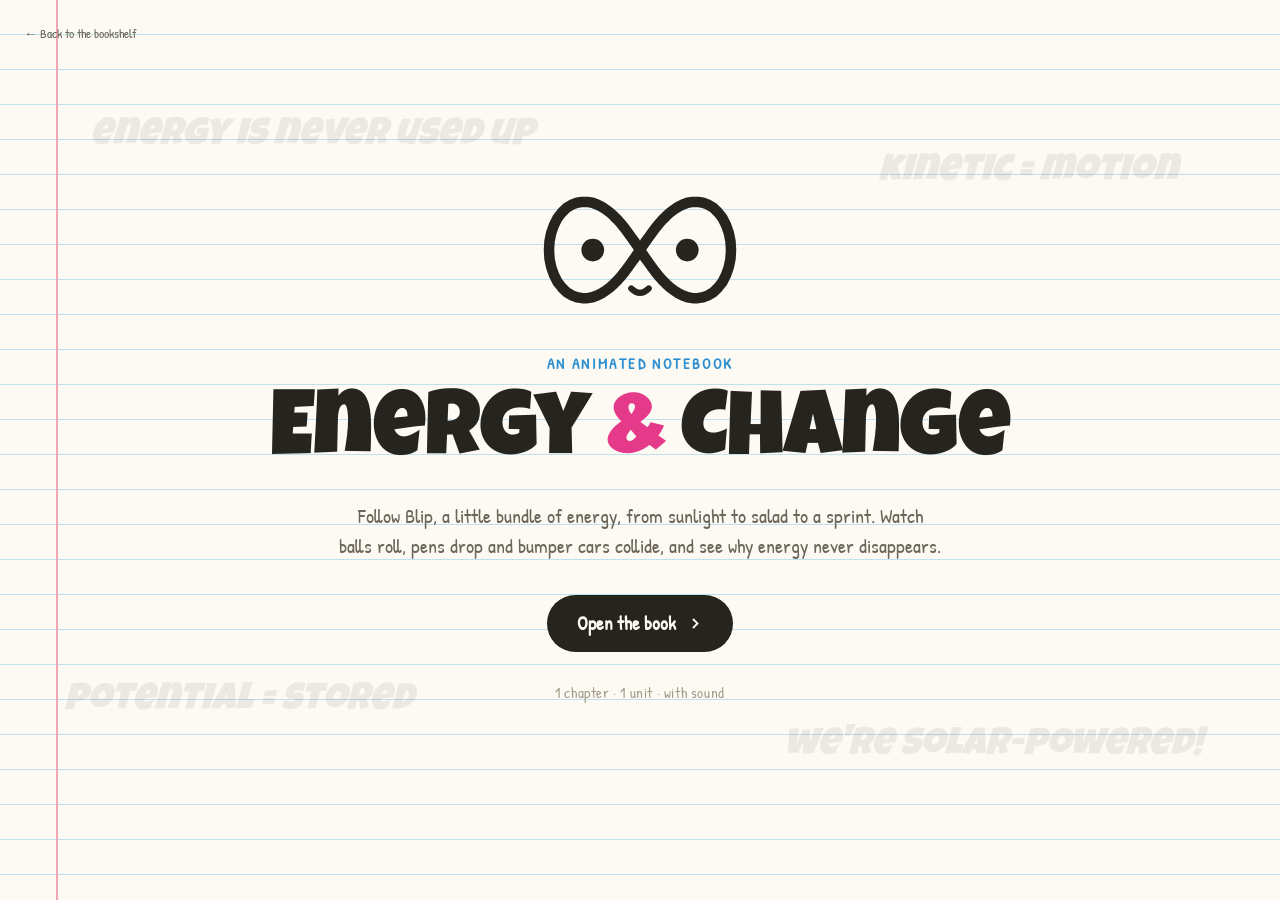
<file: site/physics-notebook/index.html>
<!doctype html>
<html lang="en">
<head>
<meta charset="utf-8">
<meta name="viewport" content="width=device-width, initial-scale=1">
<script>
// Observe aborted incoming transitions before the first rendering opportunity.
addEventListener('pagereveal', e => e.viewTransition?.ready.catch(() => {}));
</script>
<title>Energy &amp; Change</title>
<meta name="description" content="An animated notebook about energy: Blip, a little bundle of energy, changes form but never disappears.">
<link rel="icon" href="data:image/svg+xml,%3Csvg xmlns='http://www.w3.org/2000/svg' viewBox='0 0 64 64'%3E%3Crect width='64' height='64' rx='14' fill='%231d2b27'/%3E%3Ctext x='32' y='45' text-anchor='middle' font-size='48' fill='%23f0b45a'%3E∞%3C/text%3E%3C/svg%3E">
<script src="unit-art.js"></script>
<link rel="expect" href="#ch13" blocking="render">
<style>
:root {
  /* the notebook look of the lessons (lib/book.css): ink on lined paper, hand fonts */
  --page: #d9d3c4; --board: #fcfaf3; --panel: #fffdf8; --edge: #d4ccb8;
  --chalk: #26241f; --dim: #6c665a; --faint: #a39b8a; --task: #e5398a; --quiz: #2d8fd0; --good: #2f9a5c;
  --ui: "Patrick Hand", "Avenir Next", "Segoe UI", sans-serif;
  --book: "Luckiest Guy", "Patrick Hand", sans-serif;
  --ease: cubic-bezier(.2, .8, .2, 1);
  color-scheme: light;
}
@font-face { font-family: "Patrick Hand"; src: url(lib/fonts/PatrickHand-Regular.ttf) format("truetype"); font-display: swap; }
@font-face { font-family: "Luckiest Guy"; src: url(lib/fonts/LuckiestGuy-Regular.ttf) format("truetype"); font-display: swap; }
* { box-sizing: border-box; }
html { scroll-padding-top: 90px; }
body { margin: 0; min-height: 100svh; background: var(--board); color: var(--chalk); font: 18px/1.5 var(--ui); }
/* Notebook paper: blue rules and a red margin, like the lesson stage. */
body::before { content: ""; position: fixed; inset: 0; z-index: -1; pointer-events: none;
  background: linear-gradient(90deg, transparent 56px, #f2a7b5 56px 58px, transparent 58px),
    repeating-linear-gradient(180deg, transparent 0 34px, #bfe0ef 34px 35px); }
a { color: inherit; }
a:focus-visible { outline: 3px solid var(--task); outline-offset: 3px; }
.kicker { margin: 0; font-size: 15px; font-weight: 600; letter-spacing: .16em; text-transform: uppercase; color: var(--quiz); }

/* ---------- cover ---------- */
#cover { position: relative; min-height: 100svh; display: flex; flex-direction: column; align-items: center; justify-content: center;
  padding: 48px 16px 64px; text-align: center; overflow: hidden; }
.open #cover, body:not(.open) #contents { display: none; }
#cover > * { animation: rise .8s var(--ease) backwards; }
#cover .mascot { animation: none; margin-bottom: 26px; view-transition-name: guide; }
#cover .kicker { animation-delay: .9s; }
#cover h1 { animation-delay: 1s; }
#cover .lede { animation-delay: 1.12s; }
#cover .acts { animation-delay: 1.24s; }
#cover .meta { animation-delay: 1.36s; }
h1 { margin: 14px 0 18px; font: 500 clamp(44px, 8.4vw, 92px)/1.02 var(--book); letter-spacing: -.01em; view-transition-name: book; }
h1 i { color: var(--task); font-style: normal; }
.lede { max-width: 34em; margin: 0 0 34px; color: var(--dim); font-size: clamp(17px, 2.2vw, 20px); text-wrap: balance; }
.acts { display: flex; flex-wrap: wrap; gap: 12px; justify-content: center; }
.btn { display: inline-flex; align-items: center; gap: 12px; padding: 14px 30px; border-radius: 999px; font-weight: 600; font-size: 19px; text-decoration: none;
  transition: transform .25s var(--ease), background-color .25s, border-color .25s; }
.btn[hidden] { display: none; }
.btn:hover { transform: translateY(-2px); }
.btn.go { background: var(--chalk); color: var(--board); }
.btn.quiet { border: 1.5px solid var(--edge); color: var(--chalk); }
.btn.quiet:hover { border-color: var(--dim); }
.btn svg { width: 15px; height: 15px; fill: currentColor; }
.meta { margin: 30px 0 0; color: var(--faint); font-size: 15px; letter-spacing: .04em; }
/* Faint chalk notes around the edges of the board. */
.chalk { position: absolute; inset: 0; z-index: -1; pointer-events: none; animation: none !important; }
.chalk span { position: absolute; font: italic 400 clamp(22px, 3vw, 38px) var(--book); color: var(--chalk); opacity: 0; white-space: nowrap;
  animation: chalk 1.6s ease-out forwards, drift 14s ease-in-out infinite alternate; animation-delay: calc(var(--d) * 1s), calc(var(--d) * 1s); }
@keyframes chalk { to { opacity: .075; } }
@keyframes drift { to { translate: 0 -10px; } }
@keyframes rise { from { opacity: 0; transform: translateY(16px); } }

/* ---------- the guide: an infinity sign whose loops are its eyes ---------- */
.mascot { display: block; overflow: visible; }
.mascot .mbody { transform-box: view-box; transform-origin: 60px 46px; animation: bob 3.4s ease-in-out infinite; }
.mascot .pupil { transform-box: fill-box; transform-origin: center; animation: blink 5s infinite; }
.mascot .joy { display: none; }
#cover:has(.go:hover, .go:focus-visible) .pupil { display: none; }
#cover:has(.go:hover, .go:focus-visible) .joy { display: inline; }
.draw .loop { stroke-dasharray: 1 1; animation: draw 1.3s cubic-bezier(.6, 0, .3, 1) .15s backwards; }
.draw .face { animation: pop .45s var(--ease) 1.25s backwards; }
@keyframes draw { from { stroke-dashoffset: 1; } }
@keyframes pop { from { opacity: 0; transform: scale(.6); } }
.draw .face { transform-box: view-box; transform-origin: 60px 44px; }
@keyframes bob { 50% { transform: translateY(-3px) rotate(-2deg); } }
@keyframes blink { 0%, 93%, 100% { transform: scaleY(1); } 96% { transform: scaleY(.1); } }

/* ---------- contents ---------- */
.top { position: sticky; top: 0; z-index: 2; display: flex; align-items: center; gap: 14px; padding: 12px max(16px, calc(50% - 590px));
  background: rgba(252, 250, 243, .9); backdrop-filter: blur(10px); -webkit-backdrop-filter: blur(10px); border-bottom: 1px solid #ddd5c3; }
.home { display: flex; align-items: center; gap: 12px; text-decoration: none; border-radius: 10px; }
.home .mascot { view-transition-name: guide; }
.home strong { font: 500 22px/1.1 var(--book); view-transition-name: book; }
.home strong i { color: var(--task); }
.prog { margin-left: auto; color: var(--dim); font-size: 15px; white-space: nowrap; }
.prog b { color: var(--good); font-weight: 600; }
main#contents { padding-bottom: 80px; }
.unit { position: relative; max-width: 1212px; margin: 0 auto; padding: 28px 16px 0; }
.unit h2 { position: relative; display: flex; align-items: baseline; gap: 14px; min-height: 168px; margin: 0 0 16px; padding-top: 130px; font: 500 28px/1.2 var(--book); }
.unit .grid { position: relative; }
/* Each unit header is a strip of chalkboard with a sketch of its mathematics, drawn in the unit colour. */
.unit::before { content: ""; position: absolute; inset: 0 16px auto; height: 208px; border-radius: 22px; pointer-events: none;
  background: radial-gradient(ellipse 46% 90% at 74% 55%, color-mix(in srgb, var(--c) 11%, transparent), transparent 70%); }
.unit-art { position: absolute; top: 20px; right: 28px; width: min(580px, 56%); height: auto; overflow: visible; pointer-events: none;
  color: var(--c); fill: none; stroke: currentColor; stroke-width: 2.6; stroke-linecap: round; stroke-linejoin: round; opacity: .78; }
.unit-art text { fill: currentColor; stroke: none; font-family: var(--book); font-style: italic; }
.unit-art .a { color: var(--chalk); opacity: .55; }
.unit-art .faint { opacity: .22; }
.unit-art .d { stroke-dasharray: 1 1; stroke-dashoffset: 1; }
.unit-art .t { opacity: 0; }
.seen .unit-art .d { animation: art-draw 1.1s cubic-bezier(.5, 0, .3, 1) forwards; animation-delay: calc(var(--k) * 55ms + 120ms); }
.seen .unit-art .t { animation: art-fade .6s ease-out forwards; animation-delay: calc(var(--k) * 55ms + 300ms); }
.seen .unit-art .a.t { animation-name: art-fade-a; }
@keyframes art-draw { to { stroke-dashoffset: 0; } }
@keyframes art-fade { to { opacity: 1; } }
@keyframes art-fade-a { to { opacity: .55; } }
/* After the drawing, each sketch keeps one small motion that belongs to its topic. */
.unit-art g { transform-box: fill-box; }
.seen .unit-art .swap-a { animation: swap-a 6s var(--ease) 2.4s infinite; }
.seen .unit-art .swap-b { animation: swap-b 6s var(--ease) 2.4s infinite; }
@keyframes swap-a { 0%, 30%, 100% { transform: none; } 45%, 80% { transform: translate(80px, 0); } 37% { transform: translate(40px, -30px); } 88% { transform: translate(40px, 30px); } }
@keyframes swap-b { 0%, 30%, 100% { transform: none; } 45%, 80% { transform: translate(-80px, 0); } 37% { transform: translate(-40px, 30px); } 88% { transform: translate(-40px, -30px); } }
.seen .unit-art .step { animation: art-fade .6s ease-out forwards, step 4s ease-in-out infinite; animation-delay: calc(var(--k) * 55ms + 300ms), calc(var(--k) * 300ms + 2s); }
@keyframes step { 0%, 20%, 100% { fill-opacity: 1; } 10% { fill-opacity: .3; } }
.unit-art .hop, .unit-art .ride { offset-rotate: 0deg; }
.seen .unit-art .hop { animation: art-fade .4s ease-out 2s forwards, along 3.4s linear 2s infinite; }
.seen .unit-art .ride { animation: art-fade .4s ease-out 2s forwards, along 4s ease-in-out 2s infinite alternate; }
@keyframes along { from { offset-distance: 0%; } to { offset-distance: 100%; } }
.unit-art .pie { stroke: currentColor; stroke-linecap: butt; stroke-dasharray: 0 100; }
.seen .unit-art .pie { animation: art-fade .4s ease-out 1.6s forwards, pie 5s var(--ease) 1.6s infinite; }
@keyframes pie { 0% { stroke-dasharray: 0 100; } 35%, 85% { stroke-dasharray: 25 100; } 100% { stroke-dasharray: 0 100; } }
.seen .unit-art .tilt { transform-box: view-box; transform-origin: 300px 72px; animation: tilt 4.8s ease-in-out 2s infinite; }
@keyframes tilt { 0%, 100% { transform: rotate(0); } 30% { transform: rotate(-4deg); } 60% { transform: rotate(2deg); } }
.seen .unit-art .spin { transform-box: view-box; transform-origin: 320px 95px; animation: spin 5s cubic-bezier(.2, .7, .2, 1) 2s infinite; }
@keyframes spin { from { transform: rotate(0); } 70%, to { transform: rotate(1530deg); } }
.seen .unit-art .feed-in { animation: feed-in 4s ease-in-out 2s infinite; }
.seen .unit-art .feed-out { opacity: 0; animation: feed-out 4s ease-in-out 2s infinite; }
@keyframes feed-in { 0% { transform: none; opacity: 1; } 40% { transform: translate(100px, 0); opacity: 0; } 41%, 100% { transform: none; opacity: 0; } 95% { opacity: 1; } }
@keyframes feed-out { 0%, 45% { transform: translate(-40px, 0); opacity: 0; } 70%, 90% { transform: none; opacity: 1; } 100% { opacity: 0; } }
.unit-art .cell { opacity: .25; }
.seen .unit-art .cell { animation: cell 5s ease-in-out infinite; animation-delay: calc(var(--j) * .5s + 2s); }
@keyframes cell { 0%, 100% { opacity: .25; } 15%, 60% { opacity: 1; } }
.unit-art .cut, .unit-art .shade { opacity: 0; }
.seen .unit-art .cut { animation: cut 4s ease-in-out 2s infinite; }
@keyframes cut { 0%, 100% { opacity: 0; } 30%, 70% { opacity: .5; } }
.seen .unit-art .shade { animation: shade 1s ease-out 1.6s forwards; }
@keyframes shade { to { opacity: .14; } }
.seen .unit-art .diag { animation: art-draw 1.1s cubic-bezier(.5, 0, .3, 1) forwards, redraw 4s ease-in-out 2.5s infinite; }
@keyframes redraw { 0%, 15% { stroke-dashoffset: 1; } 50%, 100% { stroke-dashoffset: 0; } }
.seen .unit-art .root { animation: art-fade .4s ease-out 1.8s forwards, root 2.4s ease-in-out 2.2s infinite; }
@keyframes root { 0%, 100% { r: 7px; } 50% { r: 11px; } }
.seen .unit-art .breathe { transform-box: view-box; transform-origin: 380px 140px; animation: breathe 4s ease-in-out 2s infinite alternate; }
@keyframes breathe { from { transform: scaleY(1); } to { transform: scaleY(.35); } }
.unit h2 span { font: 600 14px var(--ui); letter-spacing: .14em; text-transform: uppercase; color: var(--c); white-space: nowrap; }
.grid { display: grid; grid-template-columns: repeat(auto-fill, minmax(min(100%, 290px), 1fr)); gap: 12px; }
.ch { display: grid; grid-template-columns: auto minmax(0, 1fr); grid-template-rows: 1fr auto; column-gap: 16px; row-gap: 8px; min-height: 112px;
  padding: 16px 18px 14px 16px; border-radius: 16px; background: var(--panel); border: 1.5px solid var(--edge); border-left: 6px solid var(--c);
  text-decoration: none; transition: transform .3s var(--ease), border-color .3s, box-shadow .3s; }
.ch:hover { transform: translateY(-3px); border-color: var(--c); box-shadow: 0 14px 34px rgba(60, 50, 30, .18); }
.ch b { grid-row: span 2; min-width: 1.15em; font: 500 42px/1 var(--book); color: var(--c); font-variant-numeric: lining-nums tabular-nums; }
.ch span { font-size: 18px; line-height: 1.3; }
.ch small { color: var(--dim); font-size: 14px; }
.ch.done small::before { content: "✓ Finished · "; color: var(--good); font-weight: 600; }
.ch.last small::after { content: " · Last opened"; color: var(--quiz); }
.ch.here:focus-visible { outline-color: var(--c); }
.ch.here { animation: here 1.8s ease-out .3s; }
@keyframes here { 0% { box-shadow: 0 0 0 0 var(--c); } 25% { box-shadow: 0 0 0 5px var(--c); } 100% { box-shadow: 0 0 0 14px transparent; } }
.stagger .top { animation: rise .6s var(--ease) backwards; }
.stagger .unit h2, .stagger .ch { animation: rise .6s var(--ease) backwards; animation-delay: calc(min(var(--i), 14) * 32ms + 80ms); }

/* Links back to the project bookshelf (not part of the Skill's template). */
.back-shelf { color: var(--dim); font: 13px var(--ui); text-decoration: none; white-space: nowrap; }
.back-shelf:hover { color: var(--chalk); }
.cover-back { position: absolute; top: 24px; left: 24px; }
.contents-back { margin-left: 16px; }

/* ---------- page-to-page motion ---------- */
@view-transition { navigation: auto; }
/* Firefox flickers through view transitions (the header blinks for several frames): it switches without one, and the
   contents still rise in. -moz-orient exists only in Firefox. */
@supports (-moz-orient: inline) { @view-transition { navigation: none; } }
::view-transition-group(*) { animation-duration: .5s; animation-timing-function: var(--ease); }
::view-transition-old(lesson), ::view-transition-new(lesson) { height: 100%; object-fit: cover; }
::view-transition-old(lesson) { animation-duration: .18s; }
@media (max-width: 560px) {
  .home strong { font-size: 18px; }
  #contents .top { flex-wrap: wrap; gap: 8px 12px; }
  .unit-art { width: calc(100% - 32px); right: 16px; opacity: .32; }
  .unit h2 { min-height: 0; padding-top: 104px; }
  .ch { min-height: 0; }
  .chalk span:not(:nth-child(3), :nth-child(4), :nth-child(7)) { display: none; }
}
@media (prefers-reduced-motion: reduce) {
  *, *::before, ::view-transition-group(*), ::view-transition-old(*), ::view-transition-new(*) { animation: none !important; transition: none !important; }
  .unit-art .d { stroke-dashoffset: 0; }
  .unit-art .t, .unit-art .cell { opacity: 1; }
  .unit-art .a.t { opacity: .55; }
  .unit-art .shade { opacity: .14; }
  .unit-art .pie { stroke-dasharray: 25 100; }
  .chalk span { opacity: .075; }
}
</style>
</head>
<body>
<section id="cover">
  <div class="chalk" aria-hidden="true"><!-- a few faint formulas or phrases from the book, drawn in chalk -->
    <span style="left:7%;top:13%;--d:1.6">energy is never used up</span>
    <span style="right:8%;top:17%;--d:1.9">kinetic = motion</span>
    <span style="left:5%;bottom:20%;--d:2.2">potential = stored</span>
    <span style="right:6%;bottom:15%;--d:2.5">we're solar-powered!</span>
  </div>
  <svg class="mascot draw" id="guide" width="210" height="147"></svg>
  <p class="kicker">An animated notebook</p>
  <h1>Energy <i>&amp;</i> Change</h1>
  <p class="lede">Follow Blip, a little bundle of energy, from sunlight to salad to a sprint. Watch balls roll, pens drop and bumper cars collide, and see why energy never disappears.</p>
  <div class="acts">
    <a class="btn go" href="#contents">Open the book<svg viewBox="0 0 16 16"><path d="M6 2.5 11.5 8 6 13.5 4.6 12.1 8.7 8 4.6 3.9z"/></svg></a>
    <a class="btn quiet" id="resume" hidden></a>
  </div>
  <p class="meta" id="meta"></p>
  <a class="back-shelf cover-back" href="../">← Back to the bookshelf</a>
</section>

<main id="contents">
  <header class="top">
    <a class="home" href="#book" aria-label="Back to the cover"><svg class="mascot" id="guideSmall" width="52" height="36"></svg><strong>Energy <i>&amp;</i> Change</strong></a>
    <span class="prog" id="prog"></span>
    <a class="back-shelf contents-back" href="../">← Bookshelf</a>
  </header>
  <div id="units"></div>
</main>

<script>
'use strict';
// Units and chapters are numbered in order from START (a book whose scope starts mid-way keeps the original numbers).
// Add a chapter here when its lesson is ready.
const START = { unit: 4, chapter: 13 };
const UNITS = [   // [unit title, [[chapter title, minutes], ...]]
  ['Energy', [['Forms of Energy', 9]]],
];
const HUES = ['#e5398a', '#2d8fd0', '#e89a00', '#2f9a5c', '#7b55c9'];   // marker colours that read on paper
const id = n => 'ch' + String(n).padStart(2, '0');
let P = {};
const BOOK_PROGRESS_KEY = 'animebook:progress:' + new URL('.', location.href).pathname;
try {
  const saved = JSON.parse(localStorage.getItem(BOOK_PROGRESS_KEY) || '{}');
  if (saved && typeof saved === 'object' && !Array.isArray(saved)) P = saved;
} catch {}
const done = new Set(Array.isArray(P.done) ? P.done.filter(n => Number.isInteger(n) && n > 0) : []);

// Contents.
let n = START.chapter - 1, total = 0, i = 0;   // i staggers the entrance, in reading order
const esc = s => s.replace(/&/g, '&amp;').replace(/</g, '&lt;');
document.getElementById('units').innerHTML = UNITS.map(([name, chs], u) => {
  return `<section class="unit" style="--c:${HUES[u % HUES.length]};--i:${i++}"><svg class="unit-art" viewBox="0 0 600 180" aria-hidden="true">${UNIT_ART[u] || ''}</svg><h2><span>Unit ${u + START.unit}</span>${esc(name)}</h2><div class="grid">` +
    chs.map(([t, min]) => { n++; total++;
      const cls = 'ch' + (done.has(n) ? ' done' : '') + (P.last === n ? ' last' : '');
      return `<a class="${cls}" id="${id(n)}" href="${id(n)}/" style="--i:${i++}"><b>${n}</b><span>${esc(t)}</span><small>${min} min</small></a>`;
    }).join('') + '</div></section>';
}).join('');
// A unit's sketch draws itself the first time the unit scrolls into view.
const seen = new IntersectionObserver(es => es.forEach(e => { if (e.isIntersecting) { e.target.classList.add('seen'); seen.unobserve(e.target); } }), { threshold: .25 });
document.querySelectorAll('.unit').forEach(u => seen.observe(u));
const finished = [...done].filter(k => k >= START.chapter && k <= n).length;
document.getElementById('prog').innerHTML = finished ? `<b>${finished}</b> of ${total} finished` : `${total} chapter${total === 1 ? '' : 's'}`;
const pl = (k, w) => `${k} ${w}${k === 1 ? '' : 's'}`;
document.getElementById('meta').textContent = `${pl(total, 'chapter')} · ${pl(UNITS.length, 'unit')} · with sound`;
const last = Number.isInteger(P.last) && document.getElementById(id(P.last));
if (last) {
  const r = document.getElementById('resume');
  r.hidden = false;
  r.href = last.getAttribute('href');
  r.textContent = `Continue · Chapter ${P.last}`;
}

// The guide, drawn the same way as in the lessons.
function lemniscate(cx, cy, a, k) {
  let d = '';
  for (let i = 0; i <= 96; i++) {
    const t = i / 96 * 2 * Math.PI, sn = Math.sin(t), q = 1 + sn * sn;
    d += (i ? 'L' : 'M') + (cx + a * Math.cos(t) / q).toFixed(1) + ' ' + (cy + k * a * sn * Math.cos(t) / q).toFixed(1);
  }
  return d + 'Z';
}
for (const svg of document.querySelectorAll('svg.mascot')) {
  svg.setAttribute('viewBox', '0 0 120 84');
  svg.setAttribute('aria-hidden', 'true');
  const ln = 'fill="none" stroke="#26241f" stroke-linecap="round" stroke-linejoin="round"';
  svg.innerHTML = `<g class="mbody"><path class="loop" pathLength="1" d="${lemniscate(60, 40, 52, 1.5)}" ${ln} stroke-width="6"/><g class="face">` +
    [33, 87].map(x => `<circle class="pupil" cx="${x}" cy="40" r="6.5" fill="#26241f"/><path class="joy" d="M${x - 7} 43Q${x} 32 ${x + 7} 43" ${ln} stroke-width="4"/>`).join('') +
    `<path d="M55 62Q60 67 65 62" ${ln} stroke-width="3.5"/></g></g>`;
}

// The cover and the contents share this page: no hash or #book shows the cover, #contents or #chNN the contents.
// Lessons link back with #chNN, so the reader lands on the chapter they just left.
const reduced = matchMedia('(prefers-reduced-motion: reduce)').matches;
function show(animate) {
  const open = location.hash.length > 1 && location.hash !== '#book';
  const apply = () => {
    document.body.classList.toggle('open', open);
    document.body.classList.toggle('stagger', animate && open);
    const here = open ? document.getElementById(location.hash.slice(1)) : null;
    document.querySelectorAll('.here').forEach(e => e.classList.remove('here'));
    if (here?.classList.contains('ch')) { here.scrollIntoView({ block: 'center' }); here.classList.add('here'); }
    else scrollTo(0, 0);
    if (animate) {
      const heading = document.querySelector(open ? '#contents .home' : '#cover h1');
      heading?.setAttribute('tabindex', '-1');
      heading?.focus({ preventScroll: true });
    }
  };
  if (animate && document.startViewTransition && !reduced && !CSS.supports('-moz-orient', 'inline')) {
    const transition = document.startViewTransition(apply);
    // Navigation can interrupt either promise; the new view is already applied.
    transition.ready.catch(() => {});
    transition.finished.catch(() => {});
  } else apply();
}
addEventListener('hashchange', () => show(true));
show(false);

// Between pages, the chosen card grows into the lesson frame and the frame shrinks back into its card.
let named = null;
const name = el => {
  if (named) named.style.viewTransitionName = '';
  named = el;
  if (el) el.style.viewTransitionName = 'lesson';
};
document.addEventListener('click', e => { const a = e.target.closest('a[href^="ch"]'); if (a) name(a); });
addEventListener('pagereveal', e => {
  const target = (location.hash.length > 1 && document.getElementById(location.hash.slice(1))?.closest('.ch')) || (named?.offsetParent && named);
  name(e.viewTransition && target ? target : null);
  e.viewTransition?.finished.then(() => name(null), () => name(null));
});
</script>
</body>
</html>
</file>
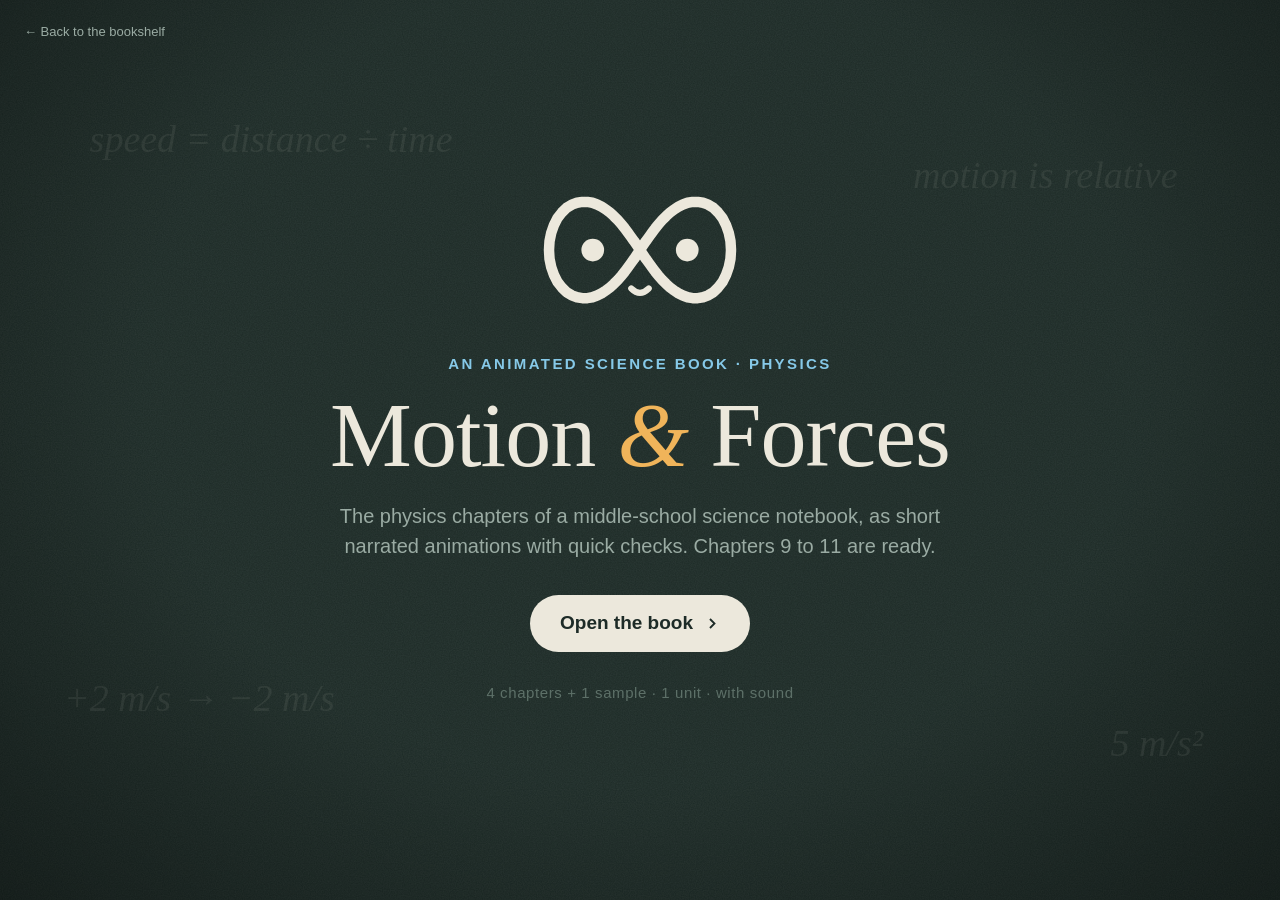
<file: site/science/index.html>
<!doctype html>
<html lang="en">
<head>
<meta charset="utf-8">
<meta name="viewport" content="width=device-width, initial-scale=1">
<script>
// Observe aborted incoming transitions before the first rendering opportunity.
addEventListener('pagereveal', e => e.viewTransition?.ready.catch(() => {}));
</script>
<title>Ace Science · Physics</title>
<meta name="description" content="ONE SENTENCE ABOUT THE BOOK.">
<link rel="icon" href="data:image/svg+xml,%3Csvg xmlns='http://www.w3.org/2000/svg' viewBox='0 0 64 64'%3E%3Crect width='64' height='64' rx='14' fill='%231d2b27'/%3E%3Ctext x='32' y='45' text-anchor='middle' font-size='48' fill='%23f0b45a'%3E∞%3C/text%3E%3C/svg%3E">
<script src="unit-art.js"></script>
<link rel="expect" href="#ch01" blocking="render">
<style>
:root {
  --page: #0f1613; --board: #1d2b27; --panel: #22322d; --edge: #3a5047;
  --chalk: #ece8dc; --dim: #9aaba3; --faint: #5d7068; --task: #f0b45a; --quiz: #86c9e8; --good: #8fd6b0;
  --ui: "Avenir Next", "Segoe UI", "Helvetica Neue", Arial, sans-serif;
  --book: "Iowan Old Style", Palatino, Georgia, serif;
  --ease: cubic-bezier(.2, .8, .2, 1);
  color-scheme: dark;
}
* { box-sizing: border-box; }
html { scroll-padding-top: 90px; }
body { margin: 0; min-height: 100svh; background: var(--board); color: var(--chalk); font: 18px/1.5 var(--ui); }
/* Chalkboard: the same grain and vignette as the lesson stage. */
body::before { content: ""; position: fixed; inset: 0; z-index: -1; pointer-events: none;
  background: radial-gradient(ellipse at 50% 42%, transparent 55%, rgba(0, 0, 0, .38)),
    url("data:image/svg+xml,%3Csvg xmlns='http://www.w3.org/2000/svg' width='240' height='240'%3E%3Cfilter id='g'%3E%3CfeTurbulence type='fractalNoise' baseFrequency='.85' numOctaves='2' seed='7'/%3E%3CfeColorMatrix values='0 0 0 0 .92 0 0 0 0 .95 0 0 0 0 .9 0 0 0 .07 0'/%3E%3C/filter%3E%3Crect width='240' height='240' filter='url(%23g)'/%3E%3C/svg%3E"); }
a { color: inherit; }
a:focus-visible { outline: 3px solid var(--task); outline-offset: 3px; }
.kicker { margin: 0; font-size: 15px; font-weight: 600; letter-spacing: .16em; text-transform: uppercase; color: var(--quiz); }

/* ---------- cover ---------- */
#cover { position: relative; min-height: 100svh; display: flex; flex-direction: column; align-items: center; justify-content: center;
  padding: 48px 16px 64px; text-align: center; overflow: hidden; }
.open #cover, body:not(.open) #contents { display: none; }
#cover > * { animation: rise .8s var(--ease) backwards; }
#cover .mascot { animation: none; margin-bottom: 26px; view-transition-name: guide; }
#cover .kicker { animation-delay: .9s; }
#cover h1 { animation-delay: 1s; }
#cover .lede { animation-delay: 1.12s; }
#cover .acts { animation-delay: 1.24s; }
#cover .meta { animation-delay: 1.36s; }
h1 { margin: 14px 0 18px; font: 500 clamp(44px, 8.4vw, 92px)/1.02 var(--book); letter-spacing: -.01em; view-transition-name: book; }
h1 i { color: var(--task); font-style: italic; }
.lede { max-width: 34em; margin: 0 0 34px; color: var(--dim); font-size: clamp(17px, 2.2vw, 20px); text-wrap: balance; }
.acts { display: flex; flex-wrap: wrap; gap: 12px; justify-content: center; }
.btn { display: inline-flex; align-items: center; gap: 12px; padding: 14px 30px; border-radius: 999px; font-weight: 600; font-size: 19px; text-decoration: none;
  transition: transform .25s var(--ease), background-color .25s, border-color .25s; }
.btn[hidden] { display: none; }
.btn:hover { transform: translateY(-2px); }
.btn.go { background: var(--chalk); color: var(--board); }
.btn.quiet { border: 1.5px solid var(--edge); color: var(--chalk); }
.btn.quiet:hover { border-color: var(--dim); }
.btn svg { width: 15px; height: 15px; fill: currentColor; }
.meta { margin: 30px 0 0; color: var(--faint); font-size: 15px; letter-spacing: .04em; }
/* Faint chalk notes around the edges of the board. */
.chalk { position: absolute; inset: 0; z-index: -1; pointer-events: none; animation: none !important; }
.chalk span { position: absolute; font: italic 400 clamp(22px, 3vw, 38px) var(--book); color: var(--chalk); opacity: 0; white-space: nowrap;
  animation: chalk 1.6s ease-out forwards, drift 14s ease-in-out infinite alternate; animation-delay: calc(var(--d) * 1s), calc(var(--d) * 1s); }
@keyframes chalk { to { opacity: .075; } }
@keyframes drift { to { translate: 0 -10px; } }
@keyframes rise { from { opacity: 0; transform: translateY(16px); } }

/* ---------- the guide: an infinity sign whose loops are its eyes ---------- */
.mascot { display: block; overflow: visible; }
.mascot .mbody { transform-box: view-box; transform-origin: 60px 46px; animation: bob 3.4s ease-in-out infinite; }
.mascot .pupil { transform-box: fill-box; transform-origin: center; animation: blink 5s infinite; }
.mascot .joy { display: none; }
#cover:has(.go:hover, .go:focus-visible) .pupil { display: none; }
#cover:has(.go:hover, .go:focus-visible) .joy { display: inline; }
.draw .loop { stroke-dasharray: 1 1; animation: draw 1.3s cubic-bezier(.6, 0, .3, 1) .15s backwards; }
.draw .face { animation: pop .45s var(--ease) 1.25s backwards; }
@keyframes draw { from { stroke-dashoffset: 1; } }
@keyframes pop { from { opacity: 0; transform: scale(.6); } }
.draw .face { transform-box: view-box; transform-origin: 60px 44px; }
@keyframes bob { 50% { transform: translateY(-3px) rotate(-2deg); } }
@keyframes blink { 0%, 93%, 100% { transform: scaleY(1); } 96% { transform: scaleY(.1); } }

/* ---------- contents ---------- */
.top { position: sticky; top: 0; z-index: 2; display: flex; align-items: center; gap: 14px; padding: 12px max(16px, calc(50% - 590px));
  background: rgba(22, 33, 29, .86); backdrop-filter: blur(10px); -webkit-backdrop-filter: blur(10px); border-bottom: 1px solid #2a3b35; }
.home { display: flex; align-items: center; gap: 12px; text-decoration: none; border-radius: 10px; }
.home .mascot { view-transition-name: guide; }
.home strong { font: 500 22px/1.1 var(--book); view-transition-name: book; }
.home strong i { color: var(--task); }
.prog { margin-left: auto; color: var(--dim); font-size: 15px; white-space: nowrap; }
.prog b { color: var(--good); font-weight: 600; }
main#contents { padding-bottom: 80px; }
.unit { position: relative; max-width: 1212px; margin: 0 auto; padding: 28px 16px 0; }
.unit h2 { position: relative; display: flex; align-items: baseline; gap: 14px; min-height: 168px; margin: 0 0 16px; padding-top: 130px; font: 500 28px/1.2 var(--book); }
.unit .grid { position: relative; }
/* Each unit header is a strip of chalkboard with a sketch of its mathematics, drawn in the unit colour. */
.unit::before { content: ""; position: absolute; inset: 0 16px auto; height: 208px; border-radius: 22px; pointer-events: none;
  background: radial-gradient(ellipse 46% 90% at 74% 55%, color-mix(in srgb, var(--c) 11%, transparent), transparent 70%); }
.unit-art { position: absolute; top: 20px; right: 28px; width: min(580px, 56%); height: auto; overflow: visible; pointer-events: none;
  color: var(--c); fill: none; stroke: currentColor; stroke-width: 2.6; stroke-linecap: round; stroke-linejoin: round; opacity: .78; }
.unit-art text { fill: currentColor; stroke: none; font-family: var(--book); font-style: italic; }
.unit-art .a { color: var(--chalk); opacity: .55; }
.unit-art .faint { opacity: .22; }
.unit-art .d { stroke-dasharray: 1 1; stroke-dashoffset: 1; }
.unit-art .t { opacity: 0; }
.seen .unit-art .d { animation: art-draw 1.1s cubic-bezier(.5, 0, .3, 1) forwards; animation-delay: calc(var(--k) * 55ms + 120ms); }
.seen .unit-art .t { animation: art-fade .6s ease-out forwards; animation-delay: calc(var(--k) * 55ms + 300ms); }
.seen .unit-art .a.t { animation-name: art-fade-a; }
@keyframes art-draw { to { stroke-dashoffset: 0; } }
@keyframes art-fade { to { opacity: 1; } }
@keyframes art-fade-a { to { opacity: .55; } }
/* After the drawing, each sketch keeps one small motion that belongs to its topic. */
.unit-art g { transform-box: fill-box; }
.seen .unit-art .swap-a { animation: swap-a 6s var(--ease) 2.4s infinite; }
.seen .unit-art .swap-b { animation: swap-b 6s var(--ease) 2.4s infinite; }
@keyframes swap-a { 0%, 30%, 100% { transform: none; } 45%, 80% { transform: translate(80px, 0); } 37% { transform: translate(40px, -30px); } 88% { transform: translate(40px, 30px); } }
@keyframes swap-b { 0%, 30%, 100% { transform: none; } 45%, 80% { transform: translate(-80px, 0); } 37% { transform: translate(-40px, 30px); } 88% { transform: translate(-40px, -30px); } }
.seen .unit-art .step { animation: art-fade .6s ease-out forwards, step 4s ease-in-out infinite; animation-delay: calc(var(--k) * 55ms + 300ms), calc(var(--k) * 300ms + 2s); }
@keyframes step { 0%, 20%, 100% { fill-opacity: 1; } 10% { fill-opacity: .3; } }
.unit-art .hop, .unit-art .ride { offset-rotate: 0deg; }
.seen .unit-art .hop { animation: art-fade .4s ease-out 2s forwards, along 3.4s linear 2s infinite; }
.unit-art .orbit { offset-rotate: 0deg; }
.seen .unit-art .orbit { animation: art-fade .4s ease-out 2s forwards, along 9s linear 2s infinite; }
.seen .unit-art .ride { animation: art-fade .4s ease-out 2s forwards, along 4s ease-in-out 2s infinite alternate; }
@keyframes along { from { offset-distance: 0%; } to { offset-distance: 100%; } }
.unit-art .pie { stroke: currentColor; stroke-linecap: butt; stroke-dasharray: 0 100; }
.seen .unit-art .pie { animation: art-fade .4s ease-out 1.6s forwards, pie 5s var(--ease) 1.6s infinite; }
@keyframes pie { 0% { stroke-dasharray: 0 100; } 35%, 85% { stroke-dasharray: 25 100; } 100% { stroke-dasharray: 0 100; } }
.seen .unit-art .tilt { transform-box: view-box; transform-origin: 300px 72px; animation: tilt 4.8s ease-in-out 2s infinite; }
@keyframes tilt { 0%, 100% { transform: rotate(0); } 30% { transform: rotate(-4deg); } 60% { transform: rotate(2deg); } }
.seen .unit-art .spin { transform-box: view-box; transform-origin: 320px 95px; animation: spin 5s cubic-bezier(.2, .7, .2, 1) 2s infinite; }
@keyframes spin { from { transform: rotate(0); } 70%, to { transform: rotate(1530deg); } }
.seen .unit-art .feed-in { animation: feed-in 4s ease-in-out 2s infinite; }
.seen .unit-art .feed-out { opacity: 0; animation: feed-out 4s ease-in-out 2s infinite; }
@keyframes feed-in { 0% { transform: none; opacity: 1; } 40% { transform: translate(100px, 0); opacity: 0; } 41%, 100% { transform: none; opacity: 0; } 95% { opacity: 1; } }
@keyframes feed-out { 0%, 45% { transform: translate(-40px, 0); opacity: 0; } 70%, 90% { transform: none; opacity: 1; } 100% { opacity: 0; } }
.unit-art .cell { opacity: .25; }
.seen .unit-art .cell { animation: cell 5s ease-in-out infinite; animation-delay: calc(var(--j) * .5s + 2s); }
@keyframes cell { 0%, 100% { opacity: .25; } 15%, 60% { opacity: 1; } }
.unit-art .cut, .unit-art .shade { opacity: 0; }
.seen .unit-art .cut { animation: cut 4s ease-in-out 2s infinite; }
@keyframes cut { 0%, 100% { opacity: 0; } 30%, 70% { opacity: .5; } }
.seen .unit-art .shade { animation: shade 1s ease-out 1.6s forwards; }
@keyframes shade { to { opacity: .14; } }
.seen .unit-art .diag { animation: art-draw 1.1s cubic-bezier(.5, 0, .3, 1) forwards, redraw 4s ease-in-out 2.5s infinite; }
@keyframes redraw { 0%, 15% { stroke-dashoffset: 1; } 50%, 100% { stroke-dashoffset: 0; } }
.seen .unit-art .root { animation: art-fade .4s ease-out 1.8s forwards, root 2.4s ease-in-out 2.2s infinite; }
@keyframes root { 0%, 100% { r: 7px; } 50% { r: 11px; } }
.seen .unit-art .breathe { transform-box: view-box; transform-origin: 380px 140px; animation: breathe 4s ease-in-out 2s infinite alternate; }
@keyframes breathe { from { transform: scaleY(1); } to { transform: scaleY(.35); } }
.unit h2 span { font: 600 14px var(--ui); letter-spacing: .14em; text-transform: uppercase; color: var(--c); white-space: nowrap; }
.grid { display: grid; grid-template-columns: repeat(auto-fill, minmax(min(100%, 290px), 1fr)); gap: 12px; }
.ch { display: grid; grid-template-columns: auto minmax(0, 1fr); grid-template-rows: 1fr auto; column-gap: 16px; row-gap: 8px; min-height: 112px;
  padding: 16px 18px 14px 16px; border-radius: 16px; background: var(--panel); border: 1.5px solid var(--edge); border-left: 6px solid var(--c);
  text-decoration: none; transition: transform .3s var(--ease), border-color .3s, box-shadow .3s; }
.ch:hover { transform: translateY(-3px); border-color: var(--c); box-shadow: 0 14px 34px rgba(0, 0, 0, .3); }
.ch b { grid-row: span 2; min-width: 1.15em; font: 500 42px/1 var(--book); color: var(--c); font-variant-numeric: lining-nums tabular-nums; }
.ch span { font-size: 18px; line-height: 1.3; }
.ch small { color: var(--dim); font-size: 14px; }
.ch.done small::before { content: "✓ Finished · "; color: var(--good); font-weight: 600; }
.ch.last small::after { content: " · Last opened"; color: var(--quiz); }
.ch.here:focus-visible { outline-color: var(--c); }
.ch.here { animation: here 1.8s ease-out .3s; }
@keyframes here { 0% { box-shadow: 0 0 0 0 var(--c); } 25% { box-shadow: 0 0 0 5px var(--c); } 100% { box-shadow: 0 0 0 14px transparent; } }
.stagger .top { animation: rise .6s var(--ease) backwards; }
.stagger .unit h2, .stagger .ch { animation: rise .6s var(--ease) backwards; animation-delay: calc(min(var(--i), 14) * 32ms + 80ms); }

.back-shelf { color: var(--dim); font: 13px var(--ui); text-decoration: none; white-space: nowrap; }
.back-shelf:hover { color: var(--chalk); }
.cover-back { position: absolute; top: 24px; left: 24px; }
.contents-back { margin-left: 16px; }

/* ---------- page-to-page motion ---------- */
@view-transition { navigation: auto; }
/* Firefox flickers through view transitions (the header blinks for several frames): it switches without one, and the
   contents still rise in. -moz-orient exists only in Firefox. */
@supports (-moz-orient: inline) { @view-transition { navigation: none; } }
::view-transition-group(*) { animation-duration: .5s; animation-timing-function: var(--ease); }
::view-transition-old(lesson), ::view-transition-new(lesson) { height: 100%; object-fit: cover; }
::view-transition-old(lesson) { animation-duration: .18s; }
@media (max-width: 560px) {
  .home strong { font-size: 18px; }
  .contents-back { margin-left: 0; font-size: 11px; }
  #contents .top { flex-wrap: wrap; gap: 8px 12px; }
  .unit-art { width: calc(100% - 32px); right: 16px; opacity: .32; }
  .unit h2 { min-height: 0; padding-top: 104px; }
  .ch { min-height: 0; }
  .chalk span:not(:nth-child(3), :nth-child(4), :nth-child(7)) { display: none; }
}
@media (prefers-reduced-motion: reduce) {
  *, *::before, ::view-transition-group(*), ::view-transition-old(*), ::view-transition-new(*) { animation: none !important; transition: none !important; }
  .unit-art .d { stroke-dashoffset: 0; }
  .unit-art .t, .unit-art .cell { opacity: 1; }
  .unit-art .a.t { opacity: .55; }
  .unit-art .shade { opacity: .14; }
  .unit-art .pie { stroke-dasharray: 25 100; }
  .chalk span { opacity: .075; }
}
</style>
</head>
<body>
<section id="cover">
  <div class="chalk" aria-hidden="true"><!-- a few faint formulas or phrases from the book, drawn in chalk -->
    <span style="left:7%;top:13%;--d:1.6">speed = distance ÷ time</span>
    <span style="right:8%;top:17%;--d:1.9">motion is relative</span>
    <span style="left:5%;bottom:20%;--d:2.2">+2 m/s → −2 m/s</span>
    <span style="right:6%;bottom:15%;--d:2.5">5 m/s²</span>
  </div>
  <svg class="mascot draw" id="guide" width="210" height="147"></svg>
  <p class="kicker">An animated science book · physics</p>
  <h1>Motion <i>&amp;</i> Forces</h1>
  <p class="lede">The physics chapters of a middle-school science notebook, as short narrated animations with quick checks. Chapters 9 to 11 are ready.</p>
  <div class="acts">
    <a class="btn go" href="#contents">Open the book<svg viewBox="0 0 16 16"><path d="M6 2.5 11.5 8 6 13.5 4.6 12.1 8.7 8 4.6 3.9z"/></svg></a>
    <a class="btn quiet" id="resume" hidden></a>
  </div>
  <p class="meta" id="meta"></p>
  <a class="back-shelf cover-back" href="../">← Back to the bookshelf</a>
</section>

<main id="contents">
  <header class="top">
    <a class="home" href="#book" aria-label="Back to the cover"><svg class="mascot" id="guideSmall" width="52" height="36"></svg><strong>Motion <i>&amp;</i> Forces</strong></a>
    <span class="prog" id="prog"></span>
    <a class="back-shelf contents-back" href="../">← Bookshelf</a>
  </header>
  <div id="units"></div>
</main>

<script>
'use strict';
// Physics only: the book's chapters 9–17 (units 3–4) keep their original numbers. START gives the first unit and
// chapter numbers; chapters are numbered in order from there. Add a chapter here when its lesson is ready.
// A unit's optional third entry { unit, chapter, sample } numbers it from elsewhere in the book; a sample chapter, made
// to show another look, is labelled as one and not counted with the book's chapters.
const START = { unit: 3, chapter: 9 };
const UNITS = [   // [unit title, [[chapter title, minutes], ...]]
  ['Motion, Forces, and Work', [['Motion', 18], ['Force and Newton’s Laws of Motion', 13], ['Gravity, Friction, and More Forces in Everyday Life', 15], ['Work and Machines', 14]]],
  ['Outer Space: the Sun, Earth and Moon', [['The Sun-Earth-Moon System', 14]], { unit: 5, chapter: 19, sample: true }],
];
const HUES = ['#f4a48c', '#86c9e8', '#f3c95c', '#e8a0c8', '#8fd6b0', '#bba8ee', '#f0b45a'];
const id = n => 'ch' + String(n).padStart(2, '0');
let P = {};
const BOOK_PROGRESS_KEY = 'animebook:progress:' + new URL('.', location.href).pathname;
try {
  const saved = JSON.parse(localStorage.getItem(BOOK_PROGRESS_KEY) || '{}');
  if (saved && typeof saved === 'object' && !Array.isArray(saved)) P = saved;
} catch {}
const done = new Set(Array.isArray(P.done) ? P.done.filter(n => Number.isInteger(n) && n > 0) : []);

// Contents.
let n = START.chapter - 1, total = 0, i = 0;   // i staggers the entrance, in reading order
const esc = s => s.replace(/&/g, '&amp;').replace(/</g, '&lt;');
const samples = new Set();
document.getElementById('units').innerHTML = UNITS.map(([name, chs, o = {}], u) => {
  if (o.chapter) n = o.chapter - 1;
  return `<section class="unit" style="--c:${HUES[u % HUES.length]};--i:${i++}"><svg class="unit-art" viewBox="0 0 600 180" aria-hidden="true">${UNIT_ART[u] || ''}</svg><h2><span>Unit ${o.unit ?? u + START.unit}${o.sample ? ' · Sample chapter, another look' : ''}</span>${esc(name)}</h2><div class="grid">` +
    chs.map(([t, min]) => { n++; if (o.sample) samples.add(n); else total++;
      const cls = 'ch' + (done.has(n) ? ' done' : '') + (P.last === n ? ' last' : '');
      return `<a class="${cls}" id="${id(n)}" href="${id(n)}/" style="--i:${i++}"><b>${n}</b><span>${esc(t)}</span><small>${min} min</small></a>`;
    }).join('') + '</div></section>';
}).join('');
// A unit's sketch draws itself the first time the unit scrolls into view.
const seen = new IntersectionObserver(es => es.forEach(e => { if (e.isIntersecting) { e.target.classList.add('seen'); seen.unobserve(e.target); } }), { threshold: .25 });
document.querySelectorAll('.unit').forEach(u => seen.observe(u));
const finished = [...done].filter(k => k >= START.chapter && k <= n && !samples.has(k)).length;
document.getElementById('prog').innerHTML = finished ? `<b>${finished}</b> of ${total} finished` : `${total} chapter${total === 1 ? '' : 's'}`;
const pl = (k, w) => `${k} ${w}${k === 1 ? '' : 's'}`;
document.getElementById('meta').textContent = `${pl(total, 'chapter')}${samples.size ? ` + ${samples.size} sample` : ''} · ${pl(UNITS.filter(x => !x[2]?.sample).length, 'unit')} · with sound`;
const last = Number.isInteger(P.last) && document.getElementById(id(P.last));
if (last) {
  const r = document.getElementById('resume');
  r.hidden = false;
  r.href = last.getAttribute('href');
  r.textContent = `Continue · Chapter ${P.last}`;
}

// The guide, drawn the same way as in the lessons.
function lemniscate(cx, cy, a, k) {
  let d = '';
  for (let i = 0; i <= 96; i++) {
    const t = i / 96 * 2 * Math.PI, sn = Math.sin(t), q = 1 + sn * sn;
    d += (i ? 'L' : 'M') + (cx + a * Math.cos(t) / q).toFixed(1) + ' ' + (cy + k * a * sn * Math.cos(t) / q).toFixed(1);
  }
  return d + 'Z';
}
for (const svg of document.querySelectorAll('svg.mascot')) {
  svg.setAttribute('viewBox', '0 0 120 84');
  svg.setAttribute('aria-hidden', 'true');
  const ln = 'fill="none" stroke="#ece8dc" stroke-linecap="round" stroke-linejoin="round"';
  svg.innerHTML = `<g class="mbody"><path class="loop" pathLength="1" d="${lemniscate(60, 40, 52, 1.5)}" ${ln} stroke-width="6"/><g class="face">` +
    [33, 87].map(x => `<circle class="pupil" cx="${x}" cy="40" r="6.5" fill="#ece8dc"/><path class="joy" d="M${x - 7} 43Q${x} 32 ${x + 7} 43" ${ln} stroke-width="4"/>`).join('') +
    `<path d="M55 62Q60 67 65 62" ${ln} stroke-width="3.5"/></g></g>`;
}

// The cover and the contents share this page: no hash or #book shows the cover, #contents or #chNN the contents.
// Lessons link back with #chNN, so the reader lands on the chapter they just left.
const reduced = matchMedia('(prefers-reduced-motion: reduce)').matches;
function show(animate) {
  const open = location.hash.length > 1 && location.hash !== '#book';
  const apply = () => {
    document.body.classList.toggle('open', open);
    document.body.classList.toggle('stagger', animate && open);
    const here = open ? document.getElementById(location.hash.slice(1)) : null;
    document.querySelectorAll('.here').forEach(e => e.classList.remove('here'));
    if (here?.classList.contains('ch')) { here.scrollIntoView({ block: 'center' }); here.classList.add('here'); }
    else scrollTo(0, 0);
    if (animate) {
      const heading = document.querySelector(open ? '#contents .home' : '#cover h1');
      heading?.setAttribute('tabindex', '-1');
      heading?.focus({ preventScroll: true });
    }
  };
  if (animate && document.startViewTransition && !reduced && !CSS.supports('-moz-orient', 'inline')) {
    const transition = document.startViewTransition(apply);
    // Navigation can interrupt either promise; the new view is already applied.
    transition.ready.catch(() => {});
    transition.finished.catch(() => {});
  } else apply();
}
addEventListener('hashchange', () => show(true));
show(false);

// Between pages, the chosen card grows into the lesson frame and the frame shrinks back into its card.
let named = null;
const name = el => {
  if (named) named.style.viewTransitionName = '';
  named = el;
  if (el) el.style.viewTransitionName = 'lesson';
};
document.addEventListener('click', e => { const a = e.target.closest('a[href^="ch"]'); if (a) name(a); });
addEventListener('pagereveal', e => {
  const target = (location.hash.length > 1 && document.getElementById(location.hash.slice(1))?.closest('.ch')) || (named?.offsetParent && named);
  name(e.viewTransition && target ? target : null);
  e.viewTransition?.finished.then(() => name(null), () => name(null));
});
</script>
</body>
</html>
</file>
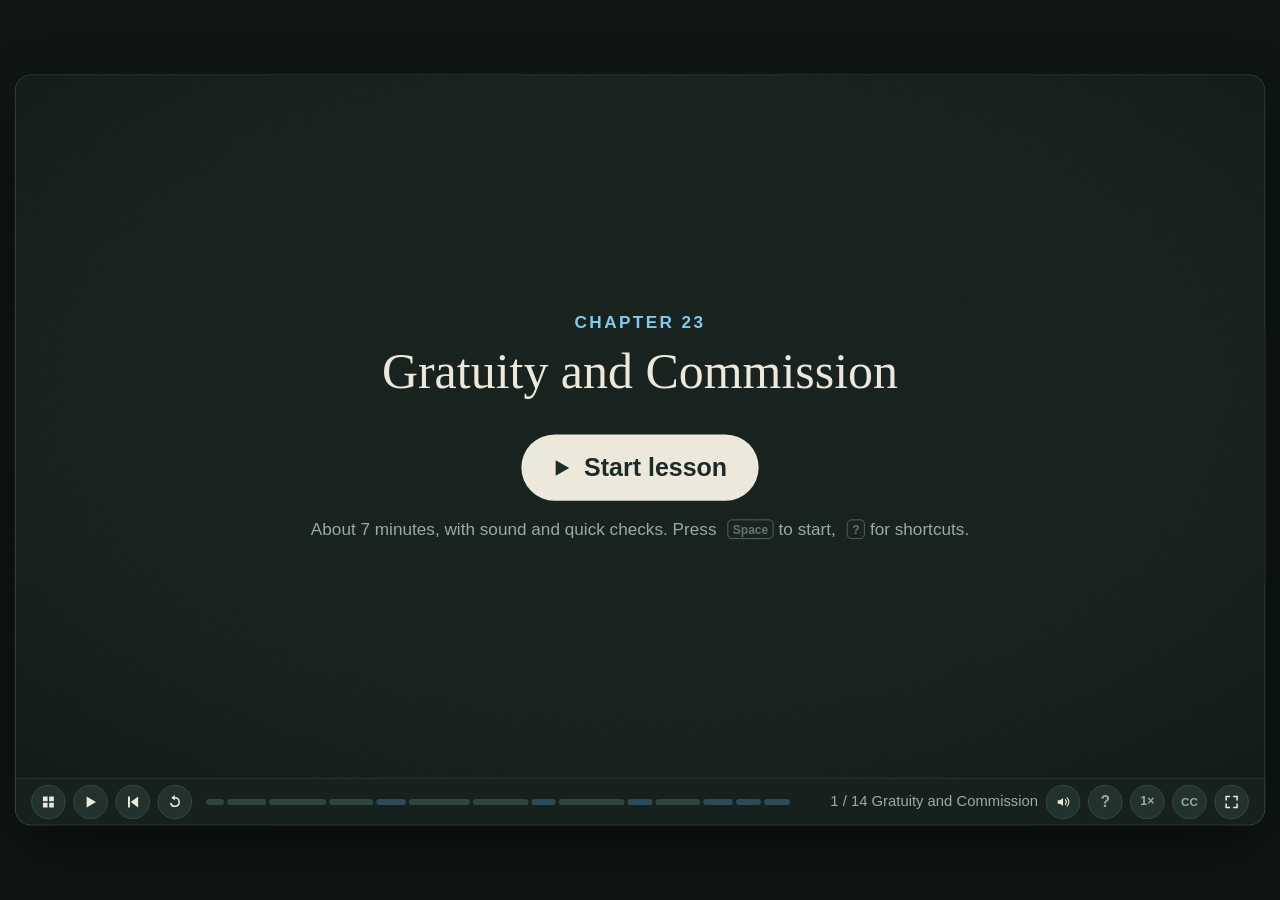
<file: site/math-notebook/ch23/index.html>
<!doctype html>
<html lang="en"><head><meta charset="utf-8"><meta name="viewport" content="width=device-width,initial-scale=1"><title>Gratuity and Commission — Elementary Mathematics</title><link rel="stylesheet" href="../lib/engine.css"><link rel="expect" href="#bar" blocking="render"><style>.band .prompt{font-size:27px}.screen .blanks .bline{gap:12px}.screen .blanks .box{width:8ch!important}.screen .blanks .why{font-size:21px}.screen .blanks .bline svg tspan{font-style:normal}.band .blanks .bline svg tspan{font-style:normal}</style></head><body>
<script src="../lib/engine.js"></script><script src="audio/en/timings.js"></script><script>
'use strict';
const CHAPTER={number:23,title:'Gratuity and Commission',minutes:7,language:'en'};
// Colours: chalk = bill / sales, amber = rate, pink (rat) = tip added on top, blue = total paid, green (irr) = commission.
const TIP=COL.rat,TOT=COL.whole,COM=COL.irr;
const gcText=(p,s,x,y,t=0,size=30,col=COL.chalk,anchor='start')=>{const e=T(p,s,{x,y,size,fill:col,anchor,o:0});show(e,t);return e;};
const gcMath=(p,s,x,y,t=0,size=52,col=COL.chalk,anchor='middle')=>{const e=M(p,Array.isArray(s)?s:[s],{x,y,size,fill:col,anchor,o:0});show(e,t);return e;};
const gcTitle=(p,s,sub='',ts=.15)=>{gcText(p,s,100,110,.1,43);if(sub)gcText(p,sub,100,165,ts,27,COL.dim);};
// bill strip at u px per dollar with the tip (pink) on its right end; tipAt: when the tip grows from nothing (null = drawn already)
function gcBar(p,x,y,u,bill,tip,t=0,h=100,tipAt=null){const g=G(p,{x,y,o:0});const b=mk('rect',{width:bill*u,height:h,fill:COL.chalk,'fill-opacity':.14,stroke:COL.chalk,'stroke-width':3},g);const e=mk('rect',{x:bill*u,width:tip*u,height:h,fill:TIP,'fill-opacity':.7,stroke:TIP,'stroke-width':3},g);if(tipAt!==null){put(e,{a_width:0,o:0});tw(e,{a_width:tip*u,o:1},tipAt,.9,out);}show(g,t);return {g,b,ex:e,w:(bill+tip)*u};}
// sales strip cut into $100 blocks; each block holds a green slice for the rate (0..1) at its foot
function gcSales(p,x,y,u,sales,rate,t=0,h=100,sliceAt=null){const g=G(p,{x,y,o:0}),bw=100*u,n=Math.round(sales/100),sl=[];for(let i=0;i<n;i++)mk('rect',{x:i*bw,width:bw,height:h,fill:COL.chalk,'fill-opacity':.14,stroke:COL.dim,'stroke-width':1.5},g);for(let i=0;i<n;i++){const s=mk('rect',{x:i*bw+1.5,y:h-rate*h,width:bw-3,height:rate*h,fill:COM},g);if(sliceAt!==null){put(s,{o:0});show(s,sliceAt+i*(1.6/n),.3);}sl.push(s);}mk('rect',{width:n*bw,height:h,fill:'none',stroke:COL.chalk,'stroke-width':3},g);show(g,t);return {g,sl,w:n*bw};}
function gcChoices(p,items,u){return items.map(([bill,tip,total],i)=>{const x=130+i*480,g=G(p);gcBar(g,x,360,u,bill,tip,0,100);gcText(g,String.fromCharCode(65+i),x+bill*u/2,270,0,34,COL.dim,'middle');gcText(g,'bill $'+bill,x,330,0,28);gcText(g,'+ tip $'+tip,x,500,0,29,TIP);gcText(g,'= total $'+total,x,550,0,31,TOT);return {el:g,box:[x-20,235,460,360],label:'Picture '+String.fromCharCode(65+i)+', bill '+bill+', tip '+tip+', total '+total};});}
// a paper receipt for the bill, drawn around its top-left corner
function gcReceipt(p,x,y){const g=G(p,{x,y});let d='M0 0H220V300';for(let i=0;i<11;i++)d+=`l-10 ${i%2?14:-14}l-10 ${i%2?-14:14}`;d+='Z';path(g,d,{fill:COL.chalk,'fill-opacity':.1,stroke:COL.chalk,'stroke-width':3});T(g,'BILL',{x:110,y:48,size:26,anchor:'middle',fill:COL.dim,weight:600});[90,130,170].forEach((yy,i)=>{path(g,`M28 ${yy}H${120-i*14}`,{stroke:COL.dim,'stroke-width':3});path(g,`M160 ${yy}H192`,{stroke:COL.dim,'stroke-width':3});});path(g,'M28 205H192',{stroke:COL.chalk,'stroke-width':2,'stroke-dasharray':'6 6'});T(g,'$25.00',{x:110,y:250,size:36,anchor:'middle',font:MATH});return g;}
// a price tag for the sales
function gcTag(p,x,y){const g=G(p,{x,y});path(g,'M0 80L50 0H250V160H50Z',{fill:COL.chalk,'fill-opacity':.1,stroke:COL.chalk,'stroke-width':3});mk('circle',{cx:40,cy:80,r:11,fill:'none',stroke:COL.chalk,'stroke-width':3},g);path(g,'M29 80C-10 60 -20 20 10 -10',{stroke:COL.dim,'stroke-width':2.5});T(g,'SOLD',{x:150,y:62,size:26,anchor:'middle',fill:COL.dim,weight:600});T(g,'$3,500',{x:150,y:118,size:40,anchor:'middle',font:MATH});return g;}
const BEATS=[
['intro','Gratuity and Commission',(m,D)=>{const g=G(scene,{o:0,y:24});T(g,'Unit 2 · Ratios, Proportions, and Percents · Chapter 23',{x:800,y:195,size:28,fill:COL.dim,anchor:'middle'});T(g,'Gratuity and Commission',{x:800,y:390,size:90,weight:600,anchor:'middle'});T(g,'amount = rate × total',{x:800,y:560,size:50,fill:COL.task,anchor:'middle'});tw(g,{o:1,y:0},.2,1,out);gcText(g,'A tip for service · a share of what you sell',800,720,m('sub'),35,COL.dim,'middle');hide(g,D-.8,.7);}],
['words','Two new words',m=>{const p=panel(0);gcTitle(p,'Two new words','Both are a percent of a total');
const L=G(p,{o:0});gcReceipt(L,180,240);T(L,'Gratuity',{x:460,y:300,size:50,weight:600,fill:TIP});T(L,'a tip, given for service',{x:460,y:360,size:30});const lb=T(L,'a percent of the bill',{x:460,y:410,size:29,fill:COL.dim});show(L,m('grat'));
const R=G(p,{o:0});gcTag(R,870,300);T(R,'Commission',{x:1180,y:300,size:50,weight:600,fill:COM});T(R,'a fee for selling',{x:1180,y:360,size:30});const rb=T(R,'a percent of the sales',{x:1180,y:410,size:29,fill:COL.dim});show(R,m('com'));
tw(lb,{c_fill:COL.task},m('both'),.5);tw(rb,{c_fill:COL.task},m('both',1.6),.5);
gcText(p,'found just like sales tax (Chapter 21)',800,660,m('tax'),32,COL.dim,'middle');gcText(p,'amount = rate × total',800,760,m('rule'),58,COL.task,'middle');}],
['tip','A 15% tip',m=>{const p=panel(0);gcTitle(p,'A $25 dinner bill · 15% tip','The tip is 15% of the bill, added on top');const b=gcBar(p,160,250,32,25,3.75,m('bill'),100,m('tip'));gcText(p,'bill $25',560,312,m('bill'),34,COL.chalk,'middle');gcText(p,'tip $3.75',1020,230,m('tip',.3),32,TIP,'middle');
const br=path(p,'M160 372V390H1080V372',{stroke:TOT,'stroke-width':4},{d:0});draw(br,m('add'),.8);gcText(p,'total $28.75',620,436,m('add',.4),36,TOT,'middle');
gcMath(p,'15% = 0.15',800,540,m('conv'),50,COL.task);gcMath(p,'25 × 0.15 = 3.75',800,640,m('mult'),54,TIP);gcMath(p,'25 + 3.75 = 28.75',800,740,m('add'),54,TOT);gcText(p,'one step: 1.15 × 25 = 28.75',800,830,m('one'),34,COL.dim,'middle');}],
['prop','Bigger bill, bigger tip',m=>{const p=panel(0);gcTitle(p,'Same 15% tip · different bills','Each strip: 8 px = $1');
[[20,3,'b20'],[40,6,'b40'],[80,12,'b80']].forEach(([bill,tip,k],i)=>{const y=270+i*150,g=G(p,{o:0});gcBar(g,120,y,8,bill,tip,0,60);T(g,'bill $'+bill,{x:120,y:y-16,size:28});T(g,'tip $'+tip,{x:120+bill*8+8,y:y-16,size:28,fill:TIP});show(g,m(k));if(i)pulse(g,m('double',.2+i*.5),1.03);});
// tip-vs-bill graph: origin (1040,720), 4.6 px per bill dollar, 26 px per tip dollar
const ox=1040,oy=720,gx=v=>ox+v*4.6,gy=v=>oy-v*26,A=G(p,{o:0});path(A,`M${ox} ${gy(16)}V${oy}H${gx(104)}`,{stroke:COL.dim,'stroke-width':3});[20,40,60,80,100].forEach(v=>{path(A,`M${gx(v)} ${oy}v10`,{stroke:COL.dim,'stroke-width':2});T(A,String(v),{x:gx(v),y:oy+38,size:22,fill:COL.dim,anchor:'middle',font:MATH});});[3,6,9,12,15].forEach(v=>{path(A,`M${ox} ${gy(v)}h-10`,{stroke:COL.dim,'stroke-width':2});T(A,String(v),{x:ox-18,y:gy(v)+8,size:22,fill:COL.dim,anchor:'end',font:MATH});});T(A,'bill ($)',{x:gx(104),y:oy+76,size:24,fill:COL.dim,anchor:'end'});T(A,'tip ($)',{x:ox,y:gy(16)-18,size:24,fill:COL.dim,anchor:'middle'});show(A,m('same'));
const ln=path(p,`M${ox} ${oy}L${gx(100)} ${gy(15)}`,{stroke:COL.task,'stroke-width':4},{d:0});draw(ln,m('line'),1.2);
[[20,3,'b20'],[40,6,'b40'],[80,12,'b80']].forEach(([v,w,k])=>{const d=G(p,{x:gx(v),y:gy(w),s:0,o:0});mk('circle',{r:11,fill:TIP},d);pop(d,m(k,.3));});
gcText(p,'double the bill → double the tip',120,760,m('double'),34,COL.task);gcText(p,'tip = 0.15 × bill: the tip is proportional to the bill',800,850,m('prop'),32,COL.chalk,'middle');}],
['q1','Which picture?',()=>{const p=panel(0);gcTitle(p,'A $40 bill · 20% tip','Same scale in each picture: 7 px = $1');S.gcCh=gcChoices(p,[[40,'0.80','40.80'],[40,8,48],[40,20,60]],7);},{ask:done=>quiz(BAND,[{id:'c-tip',prompt:'Which picture shows a 20% tip on the $40 bill?',build:pickEls(S.gcCh,1,'0.20 × 40 = 8, so the tip is $8 and the total is 40 + 8 = $48.',i=>i===0?'$0.80 is 2% of $40. For 20%, multiply by 0.20, not 0.02.':'$20 is half the bill, which is 50%. 20% of $40 is $8.')}],done)}],
['commission','A 12% commission',m=>{const p=panel(0);gcTitle(p,'A summer job · 12% commission on sales','Her first week: $3,500 of clothes sold',m('sales'));const s=gcSales(p,160,250,.24,3500,.12,m('sales'),100,m('cut'));gcText(p,'35 blocks of $100',160,232,m('sales',2),27,COL.dim);
gcText(p,'12% of each block',1040,300,m('cut'),32,COM);gcText(p,'= $12 of every $100',1040,346,m('cut',.6),28,COL.dim);
const bar=mk('rect',{x:160,y:395,width:3500*.12*.24,height:100,fill:COM,'fill-opacity':.75,stroke:COM,'stroke-width':3},p);put(bar,{a_width:0,o:0});tw(bar,{a_width:3500*.12*.24,o:1},m('earn'),.9,out);gcText(p,'her commission: $420',290,458,m('earn',.3),34,COM);
gcMath(p,'12% = 0.12',800,600,m('conv'),50,COL.task);gcMath(p,'3,500 × 0.12 = 420',800,700,m('mult'),54,COM);
gcText(p,'The customer pays $3,500 either way; the store pays her $420 of it.',800,810,m('note'),31,COL.dim,'middle');}],
['proportion','Or use a proportion',m=>{const p=panel(0);gcTitle(p,'Same commission · as a proportion','A percent is a rate out of 100');
gcMath(p,[F('12','100'),' = ',F('x','3,500')],440,330,m('set'),64,COL.chalk);
gcText(p,'cross-multiply',140,450,m('cross'),30,COL.task);gcMath(p,'100x = 12 × 3,500',140,525,m('eq'),48,COL.chalk,'start');gcMath(p,'100x = 42,000',140,615,m('prod'),48,COL.chalk,'start');gcText(p,'÷ 100 on both sides',520,612,m('div'),28,COL.dim);gcMath(p,'x = 420',140,715,m('x'),56,COM,'start');
const tb=G(p,{o:0});T(tb,'sales ($)',{x:1110,y:290,size:28,fill:COL.dim,anchor:'middle'});T(tb,'commission ($)',{x:1340,y:290,size:28,fill:COL.dim,anchor:'middle'});path(tb,'M1000 312H1460M1225 255V520',{stroke:COL.dim,'stroke-width':2});M(tb,['100'],{x:1110,y:395,size:46,anchor:'middle'});M(tb,['12'],{x:1340,y:395,size:46,anchor:'middle'});M(tb,['3,500'],{x:1110,y:495,size:46,anchor:'middle'});const xq=M(tb,['x'],{x:1340,y:495,size:46,anchor:'middle'});show(tb,m('set'));
const x420=gcMath(p,'420',1340,495,m('x'),46,COM);hide(xq,m('x'),.3);
const ar=G(p,{o:0});path(ar,'M990 368Q950 425 990 482M977 468L991 484L998 463',{stroke:COL.task,'stroke-width':3});T(ar,'× 35',{x:950,y:436,size:30,fill:COL.task,anchor:'end'});path(ar,'M1470 368Q1510 425 1470 482M1483 468L1469 484L1462 463',{stroke:COL.task,'stroke-width':3});T(ar,'× 35',{x:1510,y:436,size:30,fill:COL.task});show(ar,m('scale'));pulse(x420,m('scale',4),1.25);
gcText(p,'12 out of 100 is the same rate as 420 out of 3,500',800,830,m('same'),32,COL.chalk,'middle');}],
['q2','Find the commission',()=>{const p=panel(0);gcTitle(p,'$2,400 of furniture sold · 6% commission','Each block = $100; green = 6% of the block');gcSales(p,160,260,.35,2400,.06,0,100);gcText(p,'sales $2,400',160,420,0,30);},{ask:done=>quiz(BAND,[{id:'c-com',prompt:'How much does the salesperson earn?',build:blanks([{parts:['6% of $2,400 = $',{box:'144'}],why:'0.06 × 2,400 = 144: $6 from each of the 24 hundreds.',hint:'Change 6% to 0.06 (not 0.6), then multiply by 2,400.'}])}],done)}],
['compare','Commission or a flat fee?',m=>{const p=panel(0);gcTitle(p,'Amber: 12% commission or a $500 flat fee?','Her sales for the period: $3,950',m('sales'));
gcMath(p,'0.12 × 3,950 = 474',800,270,m('calc'),50,COM);
const x0=440,u=1.3,b1=G(p,{o:0}),b2=G(p,{o:0});mk('rect',{x:x0,y:340,width:474*u,height:70,fill:COM,'fill-opacity':.7,stroke:COM,'stroke-width':3},b1);T(b1,'12% commission',{x:x0-24,y:386,size:30,fill:COM,anchor:'end'});T(b1,'$474',{x:x0+500*u+18,y:388,size:32,fill:COM});
mk('rect',{x:x0,y:450,width:500*u,height:70,fill:COL.chalk,'fill-opacity':.18,stroke:COL.chalk,'stroke-width':3},b2);T(b2,'flat fee',{x:x0-24,y:496,size:30,anchor:'end'});T(b2,'$500',{x:x0+500*u+18,y:498,size:32});show(b1,m('bars'));show(b2,m('bars',.4));
const dl=path(p,`M${x0+500*u} 322V540`,{stroke:COL.task,'stroke-width':3,'stroke-dasharray':'8 8'},{o:0});show(dl,m('pick'));pulse(b2,m('pick',.4),1.03);
gcText(p,'474 < 500 → choose the flat fee',800,625,m('pick'),40,TOT,'middle');
gcMath(p,'500 ÷ 0.12 ≈ 4,166.67',800,725,m('even'),44,COL.task);gcText(p,'Commission pays more only when sales top about $4,166.67.',800,800,m('even',2),30,COL.dim,'middle');}],
['q3','Who received more?',()=>{const p=panel(0);gcTitle(p,'A tip and a commission','Same scale: 2 px = $1');gcText(p,'Luke, a waiter · bill $236 · 18% tip',160,250,0,30,TIP);gcBar(p,160,270,2,236,0,0,70);gcText(p,'Mary, an electronics seller · sales $380 · 12% commission',160,420,0,30,COM);const g=G(p,{x:160,y:440});mk('rect',{width:760,height:70,fill:COL.chalk,'fill-opacity':.14,stroke:COL.chalk,'stroke-width':3},g);},{ask:done=>quiz(BAND,[{id:'c-who',prompt:'Who received more money?',build:choice(['Luke','Mary','They received the same'],1,'Luke: 0.18 × 236 = $42.48. Mary: 0.12 × 380 = $45.60. Mary gets more, even with the smaller rate.',['A bigger rate is not enough: 0.18 × 236 = 42.48, but 0.12 × 380 = 45.60.','','Work out both: 0.18 × 236 = 42.48 and 0.12 × 380 = 45.60.'])}],done)}],
['wrap','Four habits',m=>{const p=panel(0);gcTitle(p,'Gratuity and commission · the same percent idea');[['Gratuity (tip): a percent of the bill. Commission: a percent of the sales.','w1'],['Change the percent to a decimal, then multiply by the total.','w2'],['A tip is added to the bill. A commission is a share of the sale.','w3'],['Or use a proportion: rate / 100 = amount / total.','w4']].forEach(([s,key],i)=>{const g=G(p,{x:-16,y:285+i*145,o:0});mk('circle',{cx:130,cy:-10,r:26,fill:COL.task},g);T(g,String(i+1),{x:130,y:0,size:30,anchor:'middle',fill:COL.board});T(g,s,{x:195,size:31});tw(g,{x:0,o:1},m(key),.6);});}],
['final1','Chapter practice',()=>panel(0),{ask:done=>quiz(SCREEN,[{id:'p-tip',prompt:'Tips and totals. Type only the number of dollars, no $ or commas; round to the cent.',build:blanks([
{parts:['Lee family: $45 bill, 18% tip. Tip $',{box:'8.10'}],why:'0.18 × 45 = 8.10.'},
{parts:['Caterer: $875, 25% tip. Tip $',{box:'218.75'},'  total $',{box:'1093.75'}],why:'0.25 × 875 = 218.75, and 875 + 218.75 = 1,093.75.'},
{parts:['Babysitter: $70, 32% tip. Tip $',{box:'22.40'},'  total $',{box:'92.40'}],why:'0.32 × 70 = 22.40, and 70 + 22.40 = 92.40.'},
{parts:['Haircut: $25 with a 10% tip. Total $',{box:'27.50'}],why:'1.10 × 25 = 27.50.'},
{parts:['Dinner: $32.75 bill, 17% tip. Total $',{box:'38.32'}],why:'1.17 × 32.75 = 38.3175, which rounds to $38.32.'}
])}],done,'Chapter practice   1 of 2')}],
['final2','Chapter practice',()=>panel(0),{ask:done=>quiz(SCREEN,[{id:'p-com',prompt:'Commissions. Type only the number of dollars, no $ or commas.',build:blanks([
{parts:['35% of $6,000 in sales. Commission $',{box:'2100'}],why:'0.35 × 6,000 = 2,100.'},
{parts:['Julio sells scooters: 8% of $5,450. Commission $',{box:'436'}],why:'0.08 × 5,450 = 436.'},
{parts:['Mauricio: 8% of $25,000 = $',{box:'2000'},'   Judith: 9.5% of $22,000 = $',{box:'2090'}],why:'0.08 × 25,000 = 2,000 and 0.095 × 22,000 = 2,090: Judith earned more.'},
{parts:['Agent: 3% of a $250,000 house sale. Commission $',{box:'7500'}],why:'0.03 × 250,000 = 7,500.'}
])}],done,'Chapter practice   2 of 2')}],
['finish','Finished',()=>panel(0),{ask:finishCard}]
].map(([id,title,run,extra])=>({id,title,run,...extra}));
boot();
</script></body></html>
</file>
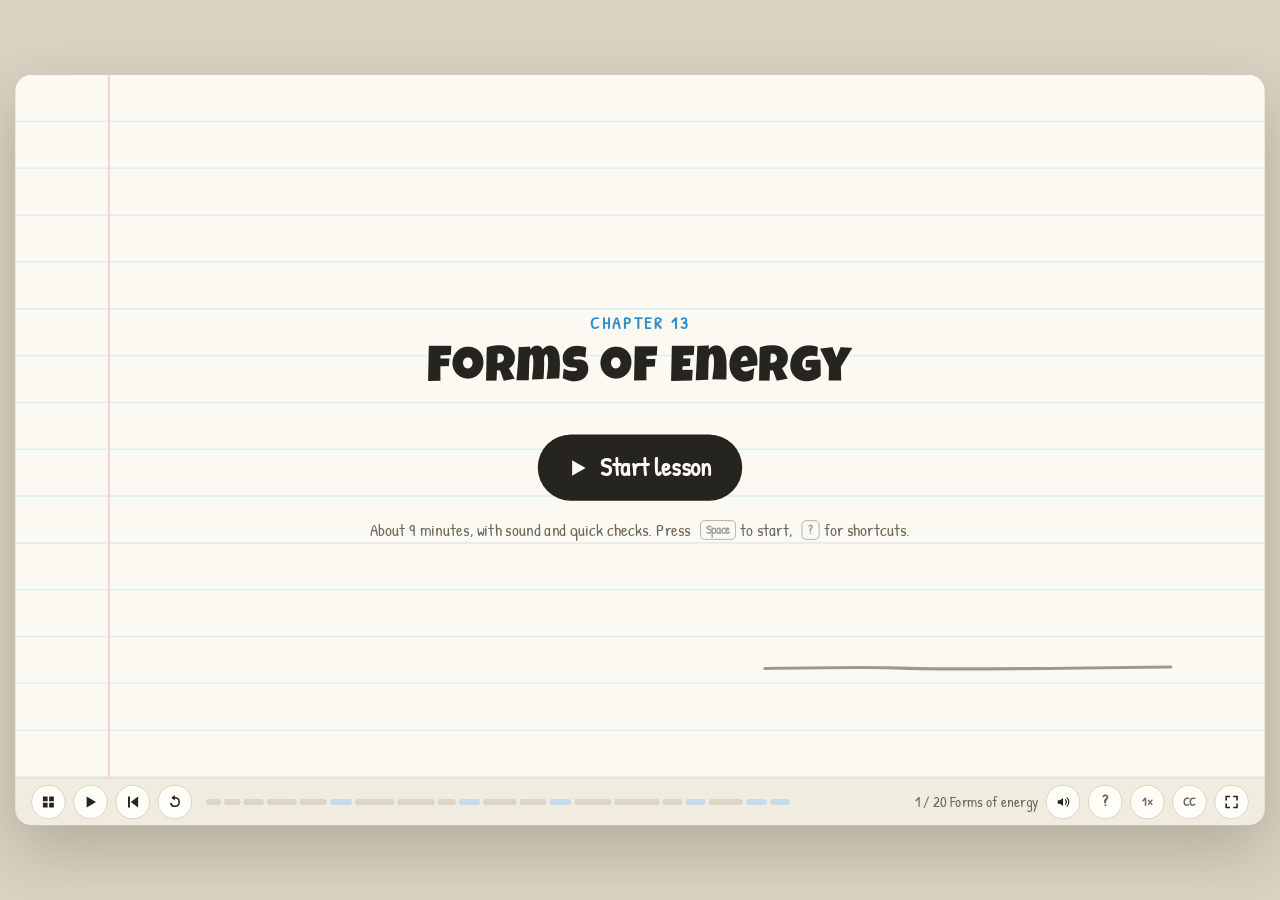
<file: site/physics-notebook/ch13/index.html>
<!doctype html>
<html lang="en">
<head>
<meta charset="utf-8">
<meta name="viewport" content="width=device-width, initial-scale=1">
<title>Forms of Energy</title>
<link rel="stylesheet" href="../lib/engine.css">
<link rel="expect" href="#bar" blocking="render"><!-- hold the first frame until the player exists, so the page transition can run -->
</head>
<body>
<script src="../lib/engine.js"></script>
<script src="../lib/notebook.js"></script>
<script src="../lib/energy.js"></script>
<script src="audio/en/timings.js"></script>
<script>
'use strict';
const CHAPTER = { number: 13, title: 'Forms of Energy', minutes: 9, language: 'en' };

/* ---------- chapter drawing helpers ---------- */
const DEG = Math.PI / 180;
const ink = (p, d, w = 5, attrs = {}) => path(p, d, { stroke: INK, 'stroke-width': w, ...attrs });
const ground = (p, y, x1 = 150, x2 = 1570) => ink(p, `M${x1} ${y}C${x1 + 300} ${y - 5} ${x2 - 500} ${y + 5} ${x2} ${y - 2}`, 4);
const circ = (p, cx, cy, r, fill = '#fff', w = 4) => mk('circle', { cx, cy, r, fill, stroke: INK, 'stroke-width': w }, p);
const pale = c => mix(c, '#ffffff', .55);
// Largest size up to `size` at which str fits in w px.
const fitSize = (str, w, size, font = HAND) => Math.min(size, size * w / handW(str, size, font));

// A doodled kid: ink limbs, a shirt, a round head. Origin at the feet; faces right (flip for left).
// Pose angles in degrees, 0 = hanging straight down, positive = toward the way the kid faces. Forearms and shins
// are relative to their upper limb. b = back limb, f = front limb.
const KL = { torso: 80, head: 28, ua: 44, fa: 40, th: 50, sh: 48 };
const STAND = { lean: 0, ub: -10, fb: 12, uf: 10, ff: 8, tb: -5, sb: 0, tf: 5, sf: 0 };
function kid(p, { x = 0, y = 0, s = 1, shirt = HL.blue, flip = false, o = 1, pose = STAND } = {}) {
  const g = G(p, { x, y, s, o });
  const f = mk('g', {}, g);
  const L = KL, hipY = -(L.th + L.sh), P = { ...pose };
  const back = ink(f, '', 5.5);
  const shirtP = mk('path', { fill: shirt, stroke: INK, 'stroke-width': 4, 'stroke-linejoin': 'round' }, f);
  const headG = G(f);
  circ(headG, 0, 0, L.head, '#fff', 4.5);
  ink(headG, 'M-24 -14Q-14 -36 8 -27Q14 -33 22 -24', 4.5);
  mk('circle', { cx: 9, cy: -2, r: 3.6, fill: INK }, headG);
  mk('circle', { cx: 21, cy: -2, r: 3.6, fill: INK }, headG);
  const mouth = ink(headG, 'M9 11Q16 17 23 10', 3.5);
  const front = ink(f, '', 5.5);
  const sn = a => Math.sin(a * DEG), cs = a => Math.cos(a * DEG);
  const seg = ([x0, y0], a, l) => [x0 + sn(a) * l, y0 + cs(a) * l];
  const pl = pts => 'M' + pts.map(q => q[0].toFixed(1) + ' ' + q[1].toFixed(1)).join('L');
  const K = { g, P, mouth, head: headG };
  function joints() {
    const H = [0, hipY], N = [sn(P.lean) * L.torso, hipY - cs(P.lean) * L.torso];
    const Sh = [N[0] - sn(P.lean) * 8, N[1] + cs(P.lean) * 8];
    const arm = (u, fo) => { const E = seg(Sh, u, L.ua); return [Sh, E, seg(E, u + fo, L.fa)]; };
    const leg = (t, k) => { const Kn = seg(H, t, L.th); return [H, Kn, seg(Kn, t + k, L.sh)]; };
    return { H, N, ab: arm(P.ub, P.fb), af: arm(P.uf, P.ff), lb: leg(P.tb, P.sb), lf: leg(P.tf, P.sf) };
  }
  const foot = l => { const F = l[2]; return `M${(F[0] - 3).toFixed(1)} ${F[1].toFixed(1)}L${(F[0] + 15).toFixed(1)} ${F[1].toFixed(1)}`; };
  K.update = () => {
    const J = K.J = joints(), px = cs(P.lean), py = sn(P.lean);
    back.setAttribute('d', pl(J.ab) + pl(J.lb) + foot(J.lb));
    front.setAttribute('d', pl(J.af) + pl(J.lf) + foot(J.lf));
    const [N, H] = [J.N, J.H];
    shirtP.setAttribute('d', pl([[N[0] + px * 15, N[1] + py * 15], [H[0] + px * 20, H[1] + py * 20 + 6],
      [H[0] - px * 20, H[1] - py * 20 + 6], [N[0] - px * 15, N[1] - py * 15]]) + 'Z');
    put(headG, { x: N[0] + sn(P.lean) * (L.head + 3), y: N[1] - cs(P.lean) * (L.head + 3) });
  };
  K.face = left => { flip = left; f.setAttribute('transform', left ? 'scale(-1 1)' : ''); return K; };
  K.pose = Q => { Object.assign(P, Q); K.update(); return K; };
  K.to = (Q, t0, dur = .4, ease = io) => {
    let from;
    prog(q => { if (!from) from = { ...P }; for (const k in Q) P[k] = from[k] + (Q[k] - from[k]) * q; K.update(); }, t0, dur, ease);
    return K;
  };
  // A hand ('f' or 'b') in the parent's coordinates, from the current pose and the group's place.
  K.hand = (w = 'f') => {
    const s = st(g), J = joints(), q = (w === 'f' ? J.af : J.ab)[2];
    return [s.x + s.s * (flip ? -q[0] : q[0]), s.y + s.s * q[1]];
  };
  K.update();
  return flip ? K.face(true) : K;
}
const POSE = {
  swingBack: { lean: 18, ub: -150, fb: 10, uf: -140, ff: 10, tb: -12, sb: 4, tf: 12, sf: -4 },
  swingHit: { lean: 22, ub: 6, fb: 0, uf: 14, ff: 0, tb: -12, sb: 4, tf: 12, sf: -4 },
  holdUp: { lean: 0, ub: -8, fb: 12, uf: 112, ff: -8, tb: -5, sb: 0, tf: 5, sf: 0 },
  kickBack: { lean: -6, ub: 30, fb: 30, uf: -30, ff: 40, tb: -40, sb: -60, tf: 4, sf: 0 },
  kick: { lean: -14, ub: -40, fb: 40, uf: 40, ff: 30, tb: 5, sb: 0, tf: 70, sf: -8 },
  run: { lean: 14, ub: -50, fb: 70, uf: 50, ff: 80, tb: -38, sb: -62, tf: 46, sf: -12 },
  eat: { lean: 6, ub: -8, fb: 14, uf: 40, ff: 128, tb: -5, sb: 0, tf: 5, sf: 0 },
  wheel: { lean: 4, ub: 40, fb: 40, uf: 50, ff: 40, tb: 0, sb: 0, tf: 0, sf: 0 },
  cheer: { lean: 0, ub: -150, fb: -10, uf: 150, ff: 10, tb: -8, sb: 0, tf: 8, sf: 0 },
  follow: { lean: 6, ub: 150, fb: 20, uf: 160, ff: 20, tb: -12, sb: 4, tf: 12, sf: -4 },
  trap: { lean: 0, ub: -10, fb: 12, uf: 10, ff: 8, tb: -5, sb: 0, tf: 28, sf: -14 },
  shout: { lean: 4, ub: -20, fb: 30, uf: 60, ff: 70, tb: -6, sb: 0, tf: 6, sf: 0 },
};

/* ---------- props ---------- */
function ball(p, x, y, r = 24, fill = '#ff6f8f') {
  const g = G(p, { x, y });
  circ(g, 0, 0, r, fill, 4);
  ink(g, `M${-r * .55} ${-r * .3}Q${-r * .35} ${-r * .62} ${-r * .05} ${-r * .66}`, 3.5, { stroke: '#fff', opacity: .7 });
  return g;
}
function tennisBall(p, x, y, r = 22) {
  const g = G(p, { x, y });
  circ(g, 0, 0, r, '#d7ef3f', 4);
  ink(g, `M${-r * .9} ${-r * .3}Q0 ${r * .25} ${r * .9} ${-r * .3}`, 3, { stroke: '#fff' });
  return g;
}
function bowlingBall(p, x, y, r = 46) {
  const g = G(p, { x, y });
  circ(g, 0, 0, r, '#3c4a8c', 4.5);
  for (const [a, b] of [[-12, -18], [4, -22], [-4, -6]]) mk('circle', { cx: a * r / 46, cy: b * r / 46, r: 5 * r / 46, fill: INK }, g);
  return g;
}
function flame(p, x, y, s = 1) {
  const g = G(p, { x, y, s });
  path(g, 'M0 40C-34 40 -40 8 -22 -14C-14 -24 -10 -36 -12 -48C6 -38 30 -18 30 10C30 30 18 40 0 40Z', { fill: EN.thermal, stroke: INK, 'stroke-width': 4 });
  path(g, 'M0 38C-14 38 -18 22 -10 10C-4 2 0 -6 0 -14C10 -4 16 8 14 20C12 32 8 38 0 38Z', { fill: EN.light });
  return g;
}
function speaker(p, x, y, s = 1) {
  const g = G(p, { x, y, s });
  path(g, 'M-40 -14H-22L0 -34V34L-22 14H-40Z', { fill: pale(EN.sound), stroke: INK, 'stroke-width': 4 });
  for (const r of [16, 30, 44]) ink(g, `M${8 + r * .4} ${-r}Q${14 + r} 0 ${8 + r * .4} ${r}`, 4, { stroke: EN.sound });
  return g;
}
function sunDoodle(p, x, y, r = 46) {
  const g = G(p, { x, y });
  for (let i = 0; i < 12; i++) {
    const a = i * 30 * DEG;
    ink(g, `M${Math.cos(a) * (r + 10)} ${Math.sin(a) * (r + 10)}L${Math.cos(a) * (r + 30)} ${Math.sin(a) * (r + 30)}`, 4.5, { stroke: '#e0a400' });
  }
  circ(g, 0, 0, r, EN.light, 4);
  mk('circle', { cx: -r * .3, cy: -r * .12, r: r * .07, fill: INK }, g);
  mk('circle', { cx: r * .3, cy: -r * .12, r: r * .07, fill: INK }, g);
  ink(g, `M${-r * .3} ${r * .22}Q0 ${r * .48} ${r * .3} ${r * .22}`, 3.5);
  return g;
}
function speedLines(p, x, y, n = 3, len = 60, color = INK) {
  const g = G(p, { x, y });
  for (let i = 0; i < n; i++) ink(g, `M${-len - i * 10} ${(i - (n - 1) / 2) * 16}H${-12 - i * 6}`, 4, { stroke: color });
  return g;
}
function plant(p, x, y, s = 1) {
  const g = G(p, { x, y, s });
  ink(g, 'M0 0C4 -60 -6 -130 0 -200', 6, { stroke: '#3f7d1c' });
  const leaf = (d, r) => path(g, d, { fill: '#9fd356', stroke: INK, 'stroke-width': 3.5, transform: r ? `rotate(${r})` : '' });
  leaf('M0 -80C-40 -110 -90 -96 -110 -70C-70 -60 -30 -62 0 -80Z');
  leaf('M2 -130C40 -160 90 -150 108 -122C70 -110 30 -112 2 -130Z');
  leaf('M0 -196C-20 -230 -60 -238 -78 -226C-60 -200 -30 -192 0 -196Z');
  path(g, 'M-34 0H34L26 46H-26Z', { fill: '#e9925a', stroke: INK, 'stroke-width': 4 });
  return g;
}
function plate(p, x, y) {
  const g = G(p, { x, y });
  mk('ellipse', { cx: 0, cy: 0, rx: 70, ry: 16, fill: '#fff', stroke: INK, 'stroke-width': 4 }, g);
  for (const [bx, r] of [[-24, 14], [-8, 16], [8, 13]]) circ(g, bx, -18, r, '#6cb33a', 3);
  ink(g, 'M-16 -2V-12', 5, { stroke: '#3f7d1c' });
  path(g, 'M22 -6L58 -26L52 -4Z', { fill: '#ff9a3c', stroke: INK, 'stroke-width': 3 });
  return g;
}
function golfClub(p) {                                   // shaft along +y from the grip at (0, 0)
  const g = G(p);
  ink(g, 'M0 0V150', 5);
  path(g, 'M-4 146H26Q32 158 22 162H-6Z', { fill: '#9aa3ad', stroke: INK, 'stroke-width': 3.5 });
  return g;
}
function bumperCar(p, x, y, color, flip = false) {       // origin at the floor under the middle
  const g = G(p, { x, y });
  const f = mk('g', flip ? { transform: 'scale(-1 1)' } : {}, g);
  path(f, 'M-120 -30C-124 -60 -110 -96 -70 -100L40 -100C60 -100 76 -84 84 -66L120 -52C130 -48 132 -36 126 -30Z',
    { fill: color, stroke: INK, 'stroke-width': 4.5 });
  path(f, 'M-132 -34H138Q150 -34 150 -20Q150 -6 138 -6H-132Q-144 -6 -144 -20Q-144 -34 -132 -34Z', { fill: '#3a3a3a', stroke: INK, 'stroke-width': 4 });
  ink(f, 'M40 -100L60 -140', 5); ink(f, 'M46 -144L76 -134', 6);
  return g;
}
function bookcase(p, x, y, w, h, shelves) {              // top left at (x, y); shelves: y values of shelf tops
  const g = G(p);
  mk('rect', { x, y, width: w, height: h, fill: '#f0d3a6', stroke: INK, 'stroke-width': 5, rx: 4 }, g);
  for (const sy of shelves) mk('rect', { x: x + 2, y: sy, width: w - 4, height: 14, fill: '#d8a868', stroke: INK, 'stroke-width': 3.5 }, g);
  ink(g, `M${x + 16} ${y + h}V${y + h + 22}M${x + w - 16} ${y + h}V${y + h + 22}`, 6);
  return g;
}
function bookDoodle(p, x, y, w, h, color) {               // bottom middle at (x, y)
  const g = G(p, { x, y });
  mk('rect', { x: -w / 2, y: -h, width: w, height: h, fill: color, stroke: INK, 'stroke-width': 4, rx: 3 }, g);
  ink(g, `M${-w / 2 + 6} ${-h + 16}H${w / 2 - 6}M${-w / 2 + 6} ${-24}H${w / 2 - 6}`, 3);
  return g;
}
function skyscraper(p, x, top, w, base) {
  const g = G(p);
  mk('rect', { x, y: top, width: w, height: base - top, fill: '#cfd8e3', stroke: INK, 'stroke-width': 4.5 }, g);
  for (let yy = top + 26; yy < base - 40; yy += 46) for (let k = 0; k < 3; k++)
    mk('rect', { x: x + 18 + k * (w - 36) / 3, y: yy, width: (w - 36) / 3 - 14, height: 24, fill: '#8fc3ea', stroke: INK, 'stroke-width': 2.5 }, g);
  return g;
}
// The book's wavy highlighter frame around a heading.
function wavyHeading(p, str, x, y, color, { size = 64, t0 = 0 } = {}) {
  const g = G(p, { o: 0 });
  const w = handW(str.toUpperCase(), size, HEAD) + str.length * 1.5 + 70, h = size + 50;
  let d = `M${x - w / 2} ${y - h / 2 - size * .33}`;
  const k = 14, n = Math.round(w / 40);
  const top = y - h / 2 - size * .33, bot = y + h / 2 - size * .33;
  for (let i = 1; i <= n; i++) d += `Q${x - w / 2 + (i - .5) * w / n} ${top - (i % 2 ? k : -k) * .5} ${x - w / 2 + i * w / n} ${top}`;
  d += `Q${x + w / 2 + 24} ${(top + bot) / 2} ${x + w / 2} ${bot}`;
  for (let i = n - 1; i >= 0; i--) d += `Q${x - w / 2 + (i + .5) * w / n} ${bot + (i % 2 ? k : -k) * .5} ${x - w / 2 + i * w / n} ${bot}`;
  d += `Q${x - w / 2 - 24} ${(top + bot) / 2} ${x - w / 2} ${top}`;
  path(g, d, { stroke: color, 'stroke-width': 12, fill: '#fff' });
  const t = head(g, str, x, y, { size, fill: '#fff' });
  t.setAttribute('stroke', INK); t.setAttribute('stroke-width', 2.5); t.setAttribute('paint-order', 'stroke');
  show(g, t0);
  return g;
}
// A ribbon card from the book's lists: name in capitals, a short description under it.
function ribbon(p, x, y, w, name, desc, color, t0) {
  const g = G(p, { x, y, o: 0, s: .9 });
  path(g, `M${-w / 2 + 8} -48L${w / 2} -52L${w / 2 + 10} 48L${-w / 2} 52Z`, { fill: color });
  const ns = fitSize(name.toUpperCase(), w - 24, 26, HEAD);
  head(g, name, 0, -10, { size: ns });
  hand(g, desc, 0, 30, { size: fitSize(desc, w - 20, 27) });
  pop(g, t0);
  return g;
}
// A picture frame for one form of energy (circle) with a drawing inside.
function vignette(p, x, y, r, t0) {
  const g = G(p, { x, y, o: 0, s: .8 });
  circ(g, 0, 0, r, '#fff', 4.5);
  pop(g, t0);
  return g;
}

/* ---------- scene builders shared by beats ---------- */
const HILL = { x0: 360, x1: 1250, yb: 790, yt: 330, r: 26 };
const hillY = x => { const u = Math.min(1, Math.max(0, (x - HILL.x0) / (HILL.x1 - HILL.x0))); return HILL.yb - (HILL.yb - HILL.yt) * (3 * u * u - 2 * u * u * u); };
function drawHill(p) {
  let d = `M150 ${HILL.yb}L${HILL.x0} ${HILL.yb}`;
  for (let x = HILL.x0; x <= 1570; x += 20) d += `L${x} ${hillY(x).toFixed(1)}`;
  path(p, d + 'L1570 900L150 900Z', { fill: '#e4f2c9', stroke: 'none' });
  ink(p, d, 5);
  for (const x of [520, 760, 980, 1180, 1400]) ink(p, `M${x} ${hillY(x) + 40}l6 -14l6 14l6 -12`, 3, { stroke: '#7fb24a' });
}
const ballOnHill = x => { const dx = 1, s = (hillY(x + dx) - hillY(x - dx)) / (2 * dx), n = Math.hypot(1, s); return [x + s * HILL.r / n, hillY(x) - HILL.r / n]; };

/* ---------- motion helpers: everything below is a pure function of the beat time ---------- */
const clamp01 = v => Math.max(0, Math.min(1, v));
const lerp = (a, b, q) => a + (b - a) * q;
const lerpPose = (A, B, q) => { const o = {}; for (const k in A) o[k] = lerp(A[k], B[k] ?? A[k], q); return o; };
// Poses keyed by time [[t, pose, ease?], …]: held before the first key and after the last, eased between.
function poseAt(keys, t) {
  if (t <= keys[0][0]) return keys[0][1];
  for (let i = 0; i < keys.length - 1; i++) {
    const [t0, A] = keys[i], [t1, B, e = io] = keys[i + 1];
    if (t < t1) return lerpPose(A, B, e(clamp01((t - t0) / (t1 - t0))));
  }
  return keys[keys.length - 1][1];
}
// A running (or walking) pose at gait phase ph; one cycle is two steps. Drive ph from the distance covered.
function gait(ph, run = true) {
  const a = run ? 40 : 24, b0 = run ? 15 : 4, b1 = run ? 70 : 35, arm = run ? 45 : 22, fa = run ? 85 : 20;
  const leg = q => [(run ? 8 : 2) + a * Math.sin(q), -(b0 + b1 * Math.max(0, Math.cos(q)))];
  const [tf, sf] = leg(ph), [tb, sb] = leg(ph + Math.PI);
  return { lean: run ? 14 : 3, uf: 10 - arm * Math.sin(ph), ff: fa, ub: 10 + arm * Math.sin(ph), fb: fa, tf, sf, tb, sb };
}
const STRIDE = 186;   // world px per gait cycle at s = 1 (two steps)
// Hops as a function of t: from `start`, each move [t0, dur, x, y, h] jumps along an arc h high.
function hopsAt(start, moves, t) {
  let [x, y] = start;
  for (const [t0, dur, x2, y2, h = 80] of moves) {
    if (t < t0) break;
    const q = clamp01((t - t0) / dur);
    if (q < 1) return [lerp(x, x2, q), lerp(y, y2, q) - h * 4 * q * (1 - q)];
    [x, y] = [x2, y2];
  }
  return [x, y];
}
const star = (p, x, y, s = 1) => {
  const g = G(p, { x, y, s: 0, o: 0 });
  path(g, 'M0 -34L8 -10L32 -10L12 4L20 28L0 14L-20 28L-12 4L-32 -10L-8 -10Z', { fill: EN.light, stroke: INK, 'stroke-width': 3 });
  g._s = s;
  return g;
};
const flash = (g, t0, hold = .35) => { tw(g, { s: g._s, o: 1 }, t0, .15, out); tw(g, { o: 0, s: g._s * 1.3 }, t0 + hold, .3); };
const stripedBall = (p, x, y, r, fill) => { const g = ball(p, x, y, r, fill); ink(g, `M${-r} 0H${r}`, 3, { stroke: '#fff', opacity: .8 }); return g; };

/* ---------- beats: [id, title, run(m, D), { ask }?] ---------- */
const BEATS = [
  ['intro', 'Forms of energy', (m, D) => {
    const p = G(scene);
    S.panel = p;
    show(hand(p, 'Unit 4 · Energy', 200, 230, { size: 36, fill: COL.dim, anchor: 'start', o: 0 }), .2);
    show(hand(p, 'Chapter 13', 200, 300, { size: 44, anchor: 'start', o: 0 }), .3);
    term(p, 'Forms of', 200, 440, { size: 100, anchor: 'start', color: HL.yellow, t0: m('title') });
    term(p, 'Energy', 200, 580, { size: 130, anchor: 'start', color: HL.pink, t0: m('title', .35) });
    ground(p, 760, 960, 1480);
    const b = blip(p, { x: 1220, y: 470, s: 1.7, o: 0, form: 'light' }).live(D);
    show(b.g, m('blob', -.1), .15); tw(b.g, { y: 760 }, m('blob', -.1), .42, q => q * q); b.squash(m('blob', .32), .3, .45);
    ['chemical', 'thermal', 'sound', 'kinetic'].forEach((f, i) => { const t = m('forms', i * .7); b.hop(1220, 760, t, .5, 60); b.form(f, t + .15, .3); });
    show(hand(p, 'changes form · never disappears', 1220, 840, { size: 34, fill: COL.dim, o: 0 }), m('never'));
  }],
  ['forms', 'Many forms', (m, D) => {
    const p = panel(0);
    ground(p, 760, 520, 1080);
    const b = blip(p, { x: 800, y: 760, s: 1.5, form: 'kinetic' }).live(D, 1);
    const spots = [['heat', 330, 360, 'thermal', g => flame(g, 0, 4, 1.3)], ['sound', 620, 250, 'sound', g => speaker(g, -6, 0, 1.2)],
      ['light', 980, 250, 'light', g => sunDoodle(g, 0, 0, 34)], ['motion', 1270, 360, 'kinetic', g => { ball(g, 18, 0, 30); speedLines(g, -14, 0, 3, 50); }]];
    for (const [mark, x, y, form, drawIt] of spots) {
      const v = vignette(p, x, y, 92, m(mark));
      drawIt(v);
      hand(v, mark, 0, 140, { size: 40, fill: mix(EN[form], INK, .3) });
      b.hop(800, 760, m(mark, -.08), .4, 36).form(form, m(mark), .25).look((x - 800) / 480, -1, m(mark));
    }
    b.look(0, 0, m('same')).mouth('open', m('same')).mouth('smile', m('same', .9));
    term(p, 'same energy, different costume', 800, 850, { size: 38, font: HAND, color: HL.yellow, t0: m('same') });
  }],
  ['golf', 'Energy moves', (m, D) => {
    const p = panel(0);
    const cam = camera(p, D), w = cam.world;
    ground(w, 740, -200, 1800);
    for (const x of [260, 640, 900, 1150]) ink(w, `M${x} 740l6 -14l6 14l6 -12`, 3, { stroke: '#7fb24a' });
    mk('ellipse', { cx: 1430, cy: 742, rx: 30, ry: 7, fill: INK }, w);
    ink(w, 'M1430 742V520', 5);
    path(w, 'M1432 522L1520 548L1432 576Z', { fill: '#ff5b5b', stroke: INK, 'stroke-width': 4 });
    const k = kid(w, { x: 330, y: 740, s: 1.4, pose: POSE.swingHit, shirt: HL.green });
    const B0 = [520, 718], HOLE = [1430, 726], H = 380, T = 4;
    const trail = path(w, `M${B0[0]} ${B0[1]}Q${(B0[0] + HOLE[0]) / 2} ${B0[1] - 2 * H} ${HOLE[0]} ${HOLE[1]}`, { stroke: COL.faint, 'stroke-width': 3 }, { d: 0 });
    const club = golfClub(w), bl = ball(w, B0[0], B0[1], 20, '#fff');
    const b = blip(w, { s: .36, o: 0 }).live(D, 2);
    const hit = star(w, B0[0] - 16, B0[1] - 4, .9);
    const tS = m('swing'), tH = m('hit'), tL = tH + T;
    const aBall = (() => { const [hx, hy] = k.hand('f'); return Math.atan2(-(B0[0] - 8 - hx), B0[1] + 12 - hy) / DEG; })();
    // address, backswing, a fast downswing that meets the ball on 'hit', follow-through
    const keys = [[tS, POSE.swingHit], [tS + 1, POSE.swingBack], [tH - .3, POSE.swingBack], [tH, POSE.swingHit, q => q * q], [tH + .55, POSE.follow, out]];
    const ang = t => t < tS ? aBall : t < tS + 1 ? lerp(aBall, 160, out(clamp01(t - tS))) : t < tH - .3 ? 160
      : t < tH ? lerp(160, aBall, ((t - tH + .3) / .3) ** 2) : lerp(aBall, -215, out(clamp01((t - tH) / .55)));
    const fl = t => clamp01((t - tH) / T);
    const ballAt = t => { const u = fl(t); return [lerp(B0[0], HOLE[0], u), lerp(B0[1], HOLE[1], u) - 4 * H * u * (1 - u)]; };
    clockRun(t => {
      k.pose(poseAt(keys, t));
      const [hx, hy] = k.hand('f'), a = ang(t);
      put(club, { x: hx, y: hy, r: a });
      const [bx, by] = ballAt(t);
      put(bl, { x: bx, y: by, o: fl(t) < 1 ? 1 : 0 });
      put(trail, { d: fl(t) });
      // Blip rides the club head, jumps into the ball at contact, and hops out beside the hole when it drops in
      if (t < tH) put(b.g, { x: hx - Math.sin(a * DEG) * 152, y: hy + Math.cos(a * DEG) * 152 - 4 });
      else if (t < tL) put(b.g, { x: bx, y: by - 16 });
      else { const [x, y] = hopsAt([HOLE[0], HOLE[1] - 16], [[tL, .6, 1370, 740, 70]], t); put(b.g, { x, y }); }
    }, D);
    show(b.g, tS - .3, .3); b.squash(tL + .6, .25);
    flash(hit, tH);
    cam.to({ x: 470, y: 560, z: 1.8 }, tH - 2.4, 1.8).to({ x: 800, y: 450, z: 1 }, tH + .25, 1.8);
    term(p, 'most of the energy went into the ball', 1100, 600, { size: 34, font: HAND, color: HL.pink, t0: m('pass') });
  }],
  ['law', 'Conservation of energy', (m, D) => {
    const p = panel(0), under = G(p);   // highlights go under the bar labels
    const E = energyBars(p, { x: 260, y: 700, h: 340, w: 74, gap: 40, title: 'energy in the swing', o: 0, keys: [
      { key: 'club', label: 'club', color: EN.kinetic }, { key: 'ball', label: 'ball', color: EN.kinetic },
      { key: 'sound', label: 'sound', color: EN.sound }, { key: 'heat', label: 'heat', color: EN.thermal }] });
    E.set([1, 0, 0, 0]);
    show(E.g, .2);
    const mark = (i, c, t) => swipe(under, 254 + i * 114, 728, 86, { h: 34, color: c, t0: t, o: .6 });
    mark(0, HL.pink, m('club'));
    E.to([.12, .76, .04, .08], m('after'), 1.2);
    mark(1, HL.pink, m('after', .3));
    mark(2, HL.lilac, m('tock')); mark(3, HL.orange, m('tock', .25));
    show(hand(p, 'tock!', 525, 600, { size: 36, o: 0 }), m('tock'));
    const tot = G(p, { o: 0 });
    hand(tot, 'same', 856, 330, { size: 38, anchor: 'start' }); hand(tot, 'total', 856, 372, { size: 38, anchor: 'start' });
    ink(tot, 'M866 340Q846 352 832 368', 4);
    show(tot, m('total'));
    defCard(p, 1270, 360, 520, 260, [['Law of conservation', 34, 'head'], ['of energy', 34, 'head']], { color: HL.blue, t0: m('law') });
    const l1 = G(p, { o: 0, y: 10 });
    hand(l1, 'Energy can neither be created', 1270, 590, { size: 36 }); hand(l1, 'nor destroyed.', 1270, 636, { size: 36 });
    tw(l1, { o: 1, y: 0 }, m('neither'), .5);
    term(p, 'It only changes form or moves.', 1270, 720, { size: 36, font: HAND, color: HL.yellow, t0: m('change') });
  }],
  ['sun', 'Solar-powered', (m, D) => {
    const p = panel(0);
    ground(p, 770, 420);
    sunDoodle(p, 250, 220, 70);
    const pl = plant(p, 620, 724, 1.05);
    const tb = G(p);
    ink(tb, 'M790 650H940M810 650V770M920 650V770', 6);
    const pt = plate(p, 865, 638);
    const k = kid(p, { x: 1020, y: 770, s: 1.25, pose: STAND, shirt: HL.orange, flip: true });
    const b = blip(p, { x: 300, y: 300, s: 0, o: 0, form: 'light' }).live(D, 3);
    const lab = (str, x, y, c, t) => term(p, str, x, y, { size: 34, font: HAND, color: c, t0: t });
    const tSun = m('sun'), tLeaf = m('leaf'), tE = m('eat'), tR = m('run'), tBite = tE + 2.2, tEnd = tR + 2.6;
    inkArrow(p, 330, 260, 500, 500, { bend: -30, color: '#e0a400', t0: tSun }); lab('light', 470, 330, HL.yellow, tSun);
    tw(b.g, { s: .55, o: 1 }, tSun, .4, back);
    tw(pl, { s: 1.2 }, tLeaf + .6, 2.4, out);                    // the plant grows on the stored energy
    b.form('chemical', tLeaf - .2);
    lab('chemical energy', 620, 830, HL.green, tLeaf);
    inkArrow(p, 700, 520, 840, 590, { bend: -40, color: '#5c9a26', t0: tE });
    tw(b.g, { s: 0 }, tBite + .55, .25);                          // eaten
    tw(pt, { o: .35 }, tBite + .6, .4);
    tw(b.g, { s: .55 }, tR + .2, .35, back); b.form('kinetic', tR + .2, .2);
    lab('motion', 1400, 830, HL.pink, tR + .4);
    const X0 = 1020, X1 = 1420, kx = t => lerp(X0, X1, clamp01((t - tR) / (tEnd - tR)));
    const eat0 = { ...STAND, uf: 34, ff: 30 };
    clockRun(t => {
      const x = kx(t), ph = 2 * Math.PI * (x - X0) / (STRIDE * 1.25);
      let P;
      if (t < tE) P = STAND;
      else if (t < tR) P = lerpPose(eat0, POSE.eat, t < tE + .5 ? io((t - tE) / .5) * .3 : .5 - .5 * Math.cos((t - tE - .5) * 2 * Math.PI / 1.7));
      else if (t < tEnd) P = lerpPose(STAND, gait(ph), clamp01((t - tR) / .25));
      else P = poseAt([[tEnd, gait(2 * Math.PI * (X1 - X0) / (STRIDE * 1.25))], [tEnd + .4, STAND], [m('solar'), STAND], [m('solar', .4), POSE.cheer, back]], t);
      k.face(t < tR); k.pose(P); put(k.g, { x });
      if (t < tR) {
        const [bx, by] = hopsAt([300, 300], [[tSun + .5, 1.6, 500, 640, 40], [tE + .1, .9, 865, 618, 150], [tBite, .5, 990, 520, 50]], t);
        put(b.g, { x: bx, y: by });
      } else put(b.g, { x: x + 6, y: 770 - 1.25 * 262 - 14 - 16 * Math.abs(Math.sin(ph * 2)) });
    }, D);
    wavyHeading(p, 'technically, we\'re solar-powered!', 1050, 170, HL.yellow, { size: 40, t0: m('solar') });
  }],
  ['q1', 'Quick check', (m, D) => {
    const p = panel(0);
    ground(p, 760, 170, 560);
    blip(p, { x: 360, y: 760, s: 1.6, form: 'light' }).live(D, 8);
    hand(p, 'light, chemical, motion…', 360, 830, { size: 32, fill: COL.dim });
  }, { ask: done => quiz({ x: 640, y: 190, w: 880, cls: 'side' }, [{
    id: 'c-law', prompt: ['Which statement is the law of conservation of energy?'],
    build: choice([['Energy can change form, but the total never changes.'], ['Energy is used up when things move.'], ['Plants create new energy as they grow.']], 0,
      'Energy is never created or destroyed; it only changes form or moves between objects.',
      [null, 'Moving things pass their energy on, often as heat and sound. It is not used up; the total stays the same.',
        'Plants store energy that came from sunlight. They change its form; they do not create it.']),
  }], done) }],
  ['pen', 'Potential and kinetic', (m, D) => {
    const p = panel(0);
    const FLOOR = 780, under = G(p);
    ground(p, FLOOR, 150, 820);
    const k = kid(p, { x: 260, y: FLOOR, s: 1.45, pose: POSE.holdUp, shirt: HL.lilac });
    const [hx, hy] = k.hand('f');
    const pen = G(p, { x: hx, y: hy + 86 });                      // origin at the tip, so it can tip over on landing
    path(pen, 'M-7 -92H7V-16L0 0L-7 -16Z', { fill: '#4a7fd6', stroke: INK, 'stroke-width': 3.5 });
    const E = energyBars(p, { x: 900, y: 700, h: 300, w: 80, gap: 70, title: 'the pen\'s energy', keys: [
      { label: 'potential', color: EN.potential }, { label: 'kinetic', color: EN.kinetic }, { label: 'heat & sound', color: EN.thermal }] });
    term(p, 'potential energy', 640, 300, { size: 34, font: HEAD, color: HL.blue, t0: m('pe') });
    show(hand(p, 'stored', 640, 350, { size: 32, o: 0 }), m('pe'));
    term(p, 'kinetic energy', 640, 560, { size: 34, font: HEAD, color: HL.pink, t0: m('ke') });
    show(hand(p, 'motion', 640, 610, { size: 32, o: 0 }), m('ke'));
    // Two drops: one at about real speed, then a slow-motion replay that lands on 'land'.
    const drops = [[m('drop'), .9], [m('bars'), m('land') - m('bars')]], reset = m('bars', -.5);
    const fall = t => { const [t0, T] = t >= reset ? drops[1] : drops[0]; return t < t0 ? [0, Infinity] : [clamp01((t - t0) / T) ** 2, t0 + T]; };
    const drop = FLOOR - (hy + 86);
    clockRun(t => {
      const [f, tl] = fall(t), after = t - tl;
      put(pen, { y: hy + 86 + drop * f, r: after > 0 ? -84 * out(clamp01(after / .45)) : 0, o: t > reset - .25 && t < reset ? 0 : 1 });
      const heat = after > 0 ? clamp01(after / .35) : 0;
      E.set([1 - f, f * (1 - heat), heat]);
    }, D);
    const slow = G(p, { o: 0 });
    term(slow, 'slow motion replay', 470, 470, { size: 30, font: HAND, color: HL.lilac, t0: reset });
    show(slow, reset, .2); hide(slow, m('land', .8));
    swipe(under, 1374, 726, 102, { h: 34, color: HL.yellow, t0: m('sum'), o: .7 });
    defCard(p, 1200, 160, 600, 130, [['Mechanical energy', 32, 'head'], ['position or motion', 30]], { color: HL.green, t0: m('mech') });
  }],
  ['hill', 'Up the hill and back', (m, D) => {
    const p = panel(0);
    drawHill(p);
    const k = kid(p, { x: 250, y: HILL.yb, s: 1.3, pose: STAND, shirt: HL.blue });
    const E = energyBars(p, { x: 560, y: 440, h: 220, w: 60, gap: 50, title: 'the ball\'s energy', keys: [
      { label: 'potential', color: EN.potential }, { label: 'kinetic', color: EN.kinetic }] });
    const X0 = 352, XS = 1060, tk = m('kick'), tc = (m('stop') + m('back')) / 2, Td = m('fast') + 1.5 - tc, tRet = tc + Td;
    const peak = HILL.yb - hillY(XS);
    // Up: steady slowing to a turn near the top; down: speeding up; then the kid traps it.
    const bx = t => t < tk ? X0 : t < tc ? XS - (XS - X0) * ((tc - t) / (tc - tk)) ** 2 : t < tRet ? XS - (XS - X0) * ((t - tc) / Td) ** 2 : X0;
    const bl = stripedBall(p, 0, 0, HILL.r, '#ff6f8f');
    const keys = [[0, STAND], [tk - .7, POSE.kickBack], [tk - .18, POSE.kickBack], [tk, POSE.kick, q => q * q], [tk + .8, STAND],
      [m('back'), STAND], [m('back', .3), POSE.shout], [tRet - .5, POSE.shout], [tRet - .05, POSE.trap], [tRet + .6, STAND]];
    clockRun(t => {
      const x = bx(t), [px, py] = ballOnHill(x);
      put(bl, { x: px, y: py, r: (x - X0) / HILL.r / DEG });
      const pe = (HILL.yb - hillY(x)) / peak;
      E.set([pe, 1 - pe]);
      k.pose(poseAt(keys, t));
    }, D);
    const kin = term(p, 'kinetic!', 500, 690, { size: 36, font: HEAD, color: HL.pink, t0: tk });
    tw(kin.g, { o: 0 }, m('slow', 1), .5); tw(kin.g, { o: 1 }, m('fast', .6), .4);
    const pot = term(p, 'potential', 1060, 290, { size: 36, font: HEAD, color: HL.blue, t0: m('stop') });
    hide(pot.g, m('fast', .4));
    hide(bubble(p, 'Come back!', 420, 470, 300, 560, { t0: m('back', .2) }), tRet + .3);
    hide(E.g, tRet + .3); hide(kin.g, tRet + .3);   // trapped: the ball's energy went into the kid's foot
    defCard(p, 1300, 150, 500, 150, [['Gravitational', 30, 'head'], ['potential energy', 30, 'head'], ['stored because of height', 28]], { color: HL.blue, t0: m('grav') });
  }],
  ['bumper', 'Bumper cars', (m, D) => {
    const p = panel(0);
    mk('rect', { x: 150, y: 760, width: 1420, height: 140, fill: '#ece6f5' }, p);
    ground(p, 760);
    const kA = kid(p, { s: 1.1, pose: POSE.wheel, shirt: HL.blue }), kB = kid(p, { s: 1.1, pose: POSE.wheel, shirt: HL.pink });
    const A = bumperCar(p, 0, 760, '#ff7aa8'), Bc = bumperCar(p, 0, 760, '#7cc6f2');
    const linesA = speedLines(p, 0, 700, 3, 70), linesB = speedLines(p, 0, 700, 3, 70);
    const E = energyBars(p, { x: 1060, y: 400, h: 200, w: 60, gap: 60, title: 'energy', keys: [
      { label: 'pink car', color: EN.kinetic }, { label: 'blue car', color: EN.kinetic }, { label: 'heat & sound', color: EN.thermal }] });
    const b = blip(p, { s: .4, form: 'kinetic' }).live(D, 4);
    const tB = m('bump'), v = 51, XB = 1010, XA = XB - 294;
    // Pink: steady until contact, then a quarter of its speed, braking within a second. Blue: 0.92 v after.
    const xA = t => t < tB ? XA - v * (tB - t) : XA + .25 * v * (Math.min(1, t - tB) - Math.min(1, t - tB) ** 2 / 2);
    const xB = t => t < tB ? XB : XB + .92 * v * (t - tB);
    const jolt = t => t < tB ? 0 : Math.exp(-(t - tB) * 4) * Math.sin((t - tB) * 18);
    clockRun(t => {
      const a = xA(t), c = xB(t);
      put(A, { x: a, r: -2 * jolt(t) }); put(Bc, { x: c, r: 2 * jolt(t) });
      put(kA.g, { x: a - 40, y: 730 }); kA.pose({ ...POSE.wheel, lean: 4 + 18 * jolt(t) });
      put(kB.g, { x: c - 40, y: 730 }); kB.pose({ ...POSE.wheel, lean: 4 - 16 * jolt(t) });
      put(linesA, { x: a - 140, o: t < tB ? 1 : 0 }); put(linesB, { x: c - 140, o: t < tB ? 0 : 1 });
      const q = clamp01((t - tB) / .25), brake = clamp01(t - tB);
      E.set([lerp(1, .06, q) * (1 - brake), lerp(0, .84, q), lerp(0, .1, q) + .06 * q * brake]);
      const [hx, hy] = hopsAt([0, 0], [[tB, .45, 1, 0, 70]], t);   // hx: 0 on pink, 1 on blue
      put(b.g, { x: lerp(a + 30, c + 30, hx), y: 662 + hy });
    }, D);
    flash(star(p, XA + 147, 740, 1), tB);
  }],
  ['q2', 'Quick check', (m, D) => {
    const p = panel(0);
    drawHill(p);
    S.q2 = [460, 820, 1140].map(x => { const [bx, by] = ballOnHill(x); return { el: ball(p, bx, by, HILL.r), x: bx, y: by }; });
  }, { ask: done => quiz({ x: 170, y: 70, w: 600, cls: 'side' }, [{
    id: 'c-hill', prompt: ['Click the ball with the most potential energy.'],
    build: pickEls(S.q2.map((b, i) => ({ el: b.el, box: [b.x - 44, b.y - 44, 88, 88], label: ['low ball', 'middle ball', 'high ball'][i] })), 2,
      'The highest ball has the most potential energy: it has the farthest to fall.',
      i => i === 0 ? 'This ball is near the bottom, so it has little height to fall from.' : 'Higher than the first, but another ball sits higher still.'),
  }], done) }],
  ['depends', 'Mass and velocity', (m, D) => {
    const p = panel(0);
    ink(p, 'M800 200V840', 3, { 'stroke-dasharray': '8 10', stroke: COL.faint });
    term(p, 'mass', 460, 150, { size: 44, font: HEAD, color: HL.pink, t0: m('mass') });
    for (const x0 of [200, 860]) mk('rect', { x: x0, y: 720, width: 560, height: 40, fill: '#f3dfab', stroke: INK, 'stroke-width': 3.5, rx: 6 }, p);
    // A ball falls from y0 so it lands on t1 (falling for T s), then sinks `sink` px into the sand.
    const drop = (el, x, y0, yl, t1, T, sink = 0) => {
      prog(q => put(el, { y: lerp(y0, yl, q * q) }), t1 - T, T, lin);
      if (sink) tw(el, { y: yl + sink }, t1, .2, out);
    };
    const splash = (x, w, t) => { const g = G(p, { x, y: 712, s: .3, o: 0 }); for (const s of [-1, 1]) ink(g, `M${s * w * .3} 0Q${s * w * .6} ${-w * .7} ${s * w} ${-w * .2}`, 4); tw(g, { s: 1, o: 1 }, t, .3, out); };
    const meter = (x, y, w, str, t) => {
      const g = G(p, { o: 0 }), r = mk('rect', { x, y, width: 0, height: 24, fill: EN.kinetic, stroke: INK, 'stroke-width': 3, rx: 4 }, g);
      hand(g, str, x - 12, y + 20, { size: 26, anchor: 'end' }); show(g, t, .2); tw(r, { a_width: w }, t, .6, out);
    };
    const tb = tennisBall(p, 330, 260), bb = bowlingBall(p, 590, 240);
    put(tb, { o: 0 }); put(bb, { o: 0 }); show(tb, m('drop')); show(bb, m('drop'));
    drop(tb, 330, 260, 698, m('hit'), .9); drop(bb, 590, 240, 674, m('hit'), .9, 10);
    splash(330, 40, m('hit')); splash(590, 120, m('hit'));
    meter(330, 790, 40, 'tennis', m('hit', .2)); meter(330, 830, 300, 'bowling', m('hit', .2));
    term(p, 'velocity', 1150, 150, { size: 44, font: HEAD, color: HL.pink, t0: m('speed') });
    skyscraper(p, 1350, 230, 160, 720);
    const t1 = tennisBall(p, 950, 610), t2 = tennisBall(p, 1290, 250);
    put(t1, { o: 0 }); put(t2, { o: 0 }); show(t1, m('low', -.6)); show(t2, m('high', -.6));
    ink(p, 'M910 610V720', 3); hand(p, '2 ft', 900, 670, { size: 26, anchor: 'end' });
    drop(t1, 950, 610, 698, m('low', .6), .35); splash(950, 30, m('low', .6)); meter(990, 790, 40, '2 ft', m('low', .8));
    const sl = G(p, { x: 1290, o: 0 });
    for (const dx of [-14, 0, 14]) ink(sl, `M${dx} -60V-20`, 3.5);
    prog(q => { const y = lerp(250, 698, q * q); put(sl, { y, o: q > .3 && q < 1 ? 1 : 0 }); }, m('high', .1), 1.2, lin);
    drop(t2, 1290, 250, 698, m('high', 1.3), 1.2); splash(1290, 110, m('high', 1.3)); meter(990, 830, 330, 'skyscraper', m('high', 1.5));
    term(p, 'more mass or more velocity = more kinetic energy', 800, 70, { size: 34, font: HAND, color: HL.yellow, t0: m('more') });
  }],
  ['shelf', 'Mass and height', (m, D) => {
    const p = panel(0);
    ground(p, 800, 150, 860);
    bookcase(p, 300, 150, 420, 630, [300, 460, 620, 760]);
    const bA = bookDoodle(p, 420, 300, 42, 120, '#5b8fe0'), bB = bookDoodle(p, 420, 760, 42, 120, '#5b8fe0');
    put(bA, { o: 0 }); put(bB, { o: 0 }); show(bA, m('shelf')); show(bB, m('shelf', .3));
    const bH = bookDoodle(p, 660, 300, 96, 130, '#2e5aa8'); put(bH, { o: 0 });
    const E = energyBars(p, { x: 1000, y: 700, h: 380, w: 80, gap: 50, total: false, title: 'potential energy', keys: [
      { label: 'top book', color: EN.potential }, { label: 'bottom book', color: EN.potential }, { label: 'heavy book', color: '#1f6fae' }] });
    E.to([.45, .05, 0], m('top'), .9);
    const drop = G(p);
    draw(ink(drop, 'M250 300V800', 3, { 'stroke-dasharray': '8 9' }), m('fall'), .8);
    show(ink(G(drop, { o: 0 }), 'M236 300H264M236 800H264', 3), m('fall'));
    show(hand(drop, 'farther', 240, 520, { size: 28, anchor: 'end', o: 0 }), m('fall', .5)); show(hand(drop, 'to fall', 240, 556, { size: 28, anchor: 'end', o: 0 }), m('fall', .6));
    tw(bH, { o: 1, x: 560 }, m('heavy'), .6, out); E.to([.45, .05, .9], m('heavy', .4), .9);
    term(p, 'more mass or more height = more potential energy', 800, 70, { size: 34, font: HAND, color: HL.blue, t0: m('pe2') });
  }],
  ['q3', 'Quick check', () => {}, { ask: done => quiz({ x: 940, y: 150, w: 620, cls: 'side' }, [{
    id: 'c-factors', prompt: ['Which two things decide an object\'s gravitational potential energy?'],
    build: choice([['mass and height'], ['mass and velocity'], ['height and colour']], 0,
      'More mass or more height means more stored energy.',
      [null, 'Mass and velocity decide kinetic energy, the energy of motion. Stored energy from gravity depends on height.',
        'Colour makes no difference. Think of the two books: what was different about them?']),
  }], done) }],
  ['kinetic', 'Kinetic energies', (m, D) => {
    const p = panel(0);
    wavyHeading(p, 'Kinetic energies', 800, 130, HL.yellow, { t0: m('kin') });
    const xs = [250, 525, 800, 1075, 1350], y = 380;
    const b = blip(p, { x: 250, y: 860, s: .45, form: 'kinetic', o: 0 }).live(D, 5);
    // Each picture moves from its word on: the forms of kinetic energy are all something moving.
    const items = [['mechk', 'mechanical', 'moving objects', 'kinetic', g => {
        const bl = stripedBall(g, 24, 0, 34, '#ff6f8f'), sl = speedLines(g, -16, 0, 3, 50);
        return t => { put(bl, { r: t * 300 }); put(sl, { x: -16 - 6 * Math.abs(Math.sin(t * 9)) }); }; }],
      ['thermal', 'thermal', 'vibrating molecules', 'thermal', g => {
        const ms = [[-40, -30], [10, -44], [44, -6], [-30, 20], [20, 34], [-2, -2]].map(([a, c]) => { const e = G(g, { x: a, y: c }); circ(e, 0, 0, 13, pale(EN.thermal), 3); return [e, a, c]; });
        return t => ms.forEach(([e, a, c], i) => put(e, { x: a + 5 * Math.sin(t * 23 + i * 1.7), y: c + 5 * Math.cos(t * 19 + i * 2.3) })); }],
      ['em', 'electromagnetic', 'light waves', 'light', g => {
        const wv = ink(g, '', 5, { stroke: '#e0a400' });
        return t => { let d = ''; for (let x = -84; x <= 84; x += 6) d += (d ? 'L' : 'M') + x + ' ' + (-34 * Math.sin((x - t * 90) / 22) * Math.min(1, (96 - Math.abs(x)) / 30)).toFixed(1); wv.setAttribute('d', d); }; }],
      ['snd', 'sound', 'molecules bumping', 'sound', g => {
        speaker(g, -40, 0, .9);
        const ds = [14, 30, 46, 62, 78].map(a => { const e = G(g, { x: a }); circ(e, 0, 0, 6, pale(EN.sound), 2.5); return [e, a]; });
        return t => ds.forEach(([e, a]) => put(e, { x: a + 6 * Math.sin(t * 8 - a / 9) })); }],
      ['elec', 'electric', 'flow of electrons', 'electric', g => {
        ink(g, 'M-70 30H70', 6, { stroke: '#a26b2e' });
        circ(g, 0, -30, 30, '#fff59d', 4); ink(g, 'M-12 0V-14H12V0', 4);
        const es = [0, 35, 70, 105].map(a => { const e = G(g, { y: 30 }); circ(e, 0, 0, 7, EN.electric, 2.5); return [e, a]; });
        return t => { es.forEach(([e, a]) => put(e, { x: (a + t * 60) % 140 - 70 })); }; }]];
    const live = [];
    items.forEach(([mark, name, desc, form, build], i) => {
      const v = vignette(p, xs[i], y, 108, m(mark));
      live.push([m(mark), build(v)]);
      ribbon(p, xs[i], 610, 250, name, desc, i % 2 ? pale(HL.yellow) : HL.pink, m(mark));
      if (i) b.hop(xs[i], 860, m(mark, -.1), .5, 70); else show(b.g, m(mark));
      b.form(form, m(mark), .25);
    });
    clockRun(t => live.forEach(([t0, f]) => f(Math.max(0, t - t0))), D);
  }],
  ['potential', 'Potential energies', (m, D) => {
    const p = panel(0);
    wavyHeading(p, 'Potential energies', 800, 130, HL.blue, { t0: m('pot') });
    const xs = [290, 620, 950, 1280], y = 370;
    const b = blip(p, { x: 1460, y: 200, s: .45, form: 'potential' }).live(D, 6);
    let halves;
    const items = [['grav2', 'gravitational', 'stored in height', 'potential', g => { ink(g, 'M-80 60H0V-20H80', 5); path(g, 'M-30 -20L-10 -60H40L50 -20Z', { fill: '#b9a68f', stroke: INK, 'stroke-width': 4 }); ink(g, 'M60 -10V60', 3, { 'stroke-dasharray': '6 8' }); }],
      ['elastic', 'elastic', 'stretched or squeezed', 'elastic', g => { ink(g, 'M-60 -50V60M60 -50V60', 7, { stroke: '#a26b2e' }); ink(g, 'M-60 -40Q0 60 60 -40', 5, { stroke: EN.elastic }); circ(g, 0, 18, 16, '#c9c9c9', 3.5); }],
      ['nuc', 'nuclear', 'in the nucleus', 'nuclear', g => {
        halves = [G(g), G(g)];
        for (const [a, c, col, h] of [[-14, -12, '#ff7a7a', 0], [12, -14, '#7ab8ff', 1], [0, 6, '#ff7a7a', 1], [-18, 12, '#7ab8ff', 0], [18, 10, '#ff7a7a', 1], [2, -30, '#7ab8ff', 1], [-30, -6, '#7ab8ff', 0], [28, -4, '#ff7a7a', 1]])
          circ(halves[h], a, c, 14, col, 3); }],
      ['chem', 'chemical', 'in the bonds of atoms', 'chemical', g => { ink(g, 'M-50 10L0 -20L50 10', 7); circ(g, -50, 10, 22, '#ff8a8a', 3.5); circ(g, 0, -20, 28, '#9a9a9a', 3.5); circ(g, 50, 10, 22, '#ff8a8a', 3.5); }]];
    items.forEach(([mark, name, desc, form, drawIt], i) => {
      drawIt(vignette(p, xs[i], y, 112, m(mark)));
      ribbon(p, xs[i], 600, 280, name, desc, i % 2 ? pale(HL.blue) : HL.green, m(mark));
      b.hop(1460, 200, m(mark, -.1), .45, 50).form(form, m(mark), .25);
    });
    // fission: the nucleus splits and the two halves fly apart with a flash
    const ts = m('split');
    tw(halves[0], { x: -48, r: -20 }, ts, .5, out); tw(halves[1], { x: 48, r: 20 }, ts, .5, out);
    flash(star(p, xs[2], y, 1.1), ts, .5);
    const fuels = [['food', g => { circ(g, 0, 0, 24, '#ff6b6b', 3.5); ink(g, 'M0 -24V-36', 4); }], ['oil', g => path(g, 'M0 -30C14 -10 22 2 22 12A22 22 0 0 1 -22 12C-22 2 -14 -10 0 -30Z', { fill: '#3a3a3a', stroke: INK, 'stroke-width': 3 })],
      ['gas', g => flame(g, 0, -4, .6)], ['firewood', g => { mk('rect', { x: -34, y: -12, width: 68, height: 26, rx: 12, fill: '#b07a43', stroke: INK, 'stroke-width': 3.5 }, g); }],
      ['coal', g => path(g, 'M-24 10L-16 -16L8 -24L26 -4L18 18L-8 22Z', { fill: '#2b2b2b', stroke: INK, 'stroke-width': 3 })]];
    fuels.forEach(([name, drawIt], i) => { const g = G(p, { x: 470 + i * 165, y: 780, o: 0, s: .7 }); drawIt(g); hand(g, name, 0, 66, { size: 28 }); pop(g, m('fuel', i * .45)); });
  }],
  ['count', 'Always changing', (m, D) => {
    const p = panel(0);
    const ask = term(p, 'how many forms of energy?', 800, 600, { size: 44, font: HAND, color: HL.yellow, t0: .2 });
    hide(ask.g, m('matter', -.2), .4);
    [['two', '2', 380], ['seven', '7', 800], ['nine', '9', 1220]].forEach(([mark, n, x]) => {
      const g = G(p, { x, y: 300, o: 0, s: .6 });
      head(g, n, 0, 30, { size: 150 }); hand(g, 'some say', 0, -130, { size: 34, fill: COL.dim });
      pop(g, m(mark)); tw(g, { o: 0, s: .8 }, m('matter', -.2), .4);
    });
    const forms = ['kinetic', 'thermal', 'light', 'sound', 'electric', 'potential', 'elastic', 'nuclear', 'chemical'];
    const names = ['motion', 'thermal', 'light', 'sound', 'electric', 'gravitational', 'elastic', 'nuclear', 'chemical'];
    const ang = i => -Math.PI / 2 + i * 2 * Math.PI / 9;
    forms.forEach((f, i) => {
      const x = 800 + 470 * Math.cos(ang(i)), y = 470 + 270 * Math.sin(ang(i));
      const g = G(p, { o: 0 });
      blip(g, { x, y: y + 40, s: .42, form: f });
      hand(g, names[i], x, y + 80, { size: 28, fill: mix(EN[f], INK, .35) });
      show(g, m('matter', .2 + i * .18), .3);
    });
    const arrows = G(p, { o: 0 });
    for (let i = 0; i < 9; i++) {
      const a1 = ang(i + .3), a2 = ang(i + .7);
      inkArrow(arrows, 800 + 330 * Math.cos(a1), 470 + 180 * Math.sin(a1), 800 + 330 * Math.cos(a2), 470 + 180 * Math.sin(a2), { bend: -14, width: 3.5, t0: 0, dur: .001 });
    }
    show(arrows, m('chg'));
    term(p, 'always changing', 800, 482, { size: 44, font: HEAD, color: HL.yellow, t0: m('chg') });
    // one Blip travels the loop, taking on each form it passes
    const tr = blip(p, { s: .5, o: 0 }).live(D, 9);
    show(tr.g, m('chg'), .3);
    clockRun(t => {
      const u = Math.max(0, t - m('chg')) * .55, a = ang(u);
      put(tr.g, { x: 800 + 300 * Math.cos(a), y: 470 + 150 * Math.sin(a) + 40 });
      tr.body.setAttribute('fill', EN[forms[Math.round(u) % 9]]);
    }, D);
  }],
  ['q4', 'Quick check', (m, D) => {
    const p = panel(0);
    const boxes = [['kinetic', 'moving', 260, 'kinetic'], ['potential', 'stored', 600, 'potential']];
    for (const [name, sub, y, form] of boxes) {
      mk('rect', { x: 170, y: y - 140, width: 420, height: 280, rx: 18, fill: pale(EN[form]), stroke: INK, 'stroke-width': 4 }, p);
      head(p, name, 380, y - 80, { size: 40 });
      hand(p, sub, 380, y - 40, { size: 32 });
      const b = blip(p, { x: 380, y: y + 115, s: .7, form }).live(D, y);
      if (form === 'kinetic') speedLines(p, 320, y + 60, 3, 60);
      else hand(p, 'z z z', 470, y + 10, { size: 34, fill: COL.dim });
    }
  }, { ask: done => quiz({ x: 650, y: 80, w: 900, cls: 'side', maxH: 760 }, [{
    id: 'c-sort', prompt: ['Is each form moving energy (kinetic) or stored energy (potential)?'],
    build: grid([['Thermal energy', 'k', 'Thermal energy is molecules vibrating: motion.'], ['Elastic energy', 'p', 'Elastic energy is stored in a stretch or squeeze.'],
      ['Sound energy', 'k', 'Sound is molecules bumping into each other: motion.'], ['Chemical energy', 'p', 'Chemical energy is stored in the bonds of atoms.'],
      ['Electric energy', 'k', 'Electric energy is electrons flowing: motion.'], ['Nuclear energy', 'p', 'Nuclear energy is stored in the nucleus.']]
      .map(([t, a, why]) => ({ parts: [t], ans: [a], why })),
      [['k', 'kinetic', EN.kinetic], ['p', 'potential', EN.potential]], { multi: false, text: true }),
  }], done) }],
  ['wrap', 'Summary', (m, D) => {
    const p = panel(0);
    head(p, 'To sum up', 220, 140, { size: 56, anchor: 'start' });
    [['Energy is never created or destroyed: it changes form or moves.', 'w1', HL.yellow],
      ['Kinetic energy is motion; it grows with mass and velocity.', 'w2', HL.pink],
      ['Potential energy is stored; gravitational grows with mass and height.', 'w3', HL.blue],
      ['Heat, light, sound, electric, chemical, nuclear: all energy.', 'w4', HL.green]].forEach(([str, mark, c], i) => {
      const g = G(p, { o: 0, x: -20 }), y = 270 + i * 140;
      circ(g, 250, y - 12, 34, c, 4);
      head(g, String(i + 1), 250, y + 4, { size: 40 });
      hand(g, str, 310, y, { size: 40, anchor: 'start' });
      tw(g, { o: 1, x: 0 }, m(mark), .6, out);
    });
    const b = blip(p, { x: 1440, y: 860, s: .9, form: 'light' }).live(D, 7);
    b.hop(1440, 860, m('end'), .5, 60).mouth('open', m('end'));
  }],
  ['final1', 'Chapter practice', () => { panel(0); }, { ask: done => quiz(SCREEN, PRACTICE, done, 'Chapter practice') }],
  ['finish', 'Finished', () => { panel(0); }, { ask: finishCard }],
].map(([id, title, run, extra]) => ({ id, title, run, ...extra }));

/* ---------- practice ---------- */
const PRACTICE = [
  { id: 'p-match', prompt: ['Match each description with its term.'],
    build: grid([
      ['Stored energy', 'p', 'Potential energy is stored energy, waiting to be released.'],
      ['Energy can never be created or destroyed; the total in a system stays the same.', 'c', 'That is the law of conservation of energy.'],
      ['The energy of an object because of its motion', 'k', 'Kinetic energy is the energy of motion.']].map(([t, a, why]) => ({ parts: [t], ans: [a], why })),
    [['c', 'conservation'], ['p', 'potential'], ['k', 'kinetic']], { multi: false, text: true }) },
  { id: 'p-cow', prompt: ['A cow digests grass. The chemical energy stored in the grass becomes…'],
    build: choice([['thermal and kinetic energy'], ['nuclear energy'], ['nothing: the energy is used up']], 0,
      'The cow\'s body releases the stored chemical energy as heat (thermal) and motion (kinetic).',
      [null, 'Nuclear energy is stored in the nuclei of atoms; digestion rearranges chemical bonds.', 'Energy is never destroyed; it changes form.']) },
  { id: 'p-chem', prompt: ['What is chemical energy?'],
    build: choice([['energy stored in the bonds between atoms'], ['energy of flowing electrons'], ['energy stored in an object\'s height']], 0,
      'Chemical energy is stored in chemical bonds, as in food and fuel.',
      [null, 'That is electric energy.', 'That is gravitational potential energy.']) },
  { id: 'p-shelf', prompt: ['Books on the same bookcase. Which has the most potential energy?'],
    build: choice([['a 2 kg book on the top shelf'], ['a 1 kg book on the top shelf'], ['a 2 kg book on the bottom shelf']], 0,
      'It has both more mass and more height.',
      [null, 'Same height as the 2 kg book on the top shelf, but less mass.', 'Same mass as the 2 kg book on the top shelf, but much less height.']) },
  { id: 'p-ke', prompt: ['A tennis ball and a bowling ball roll at the same speed. Which has more kinetic energy?'],
    build: choice([['the bowling ball'], ['the tennis ball'], ['they have the same, because the speed is the same']], 0,
      'At the same speed, more mass means more kinetic energy.',
      [null, 'The tennis ball has less mass, so less kinetic energy at the same speed.', 'Speed is only half of it: kinetic energy also grows with mass.']) },
  { id: 'p-change', prompt: ['Energy is constantly ______ from one form to another.'],
    build: choice([['changing'], ['being destroyed'], ['being created']], 0,
      'Energy keeps changing form: light to chemical to motion, and on.',
      [null, 'Energy is never destroyed.', 'Energy is never created.']) },
  { id: 'p-bump', prompt: ['Your bumper car hits your friend\'s car, and hers moves forward. What kind of energy did yours pass to hers?'],
    build: choice([['kinetic energy'], ['potential energy'], ['nuclear energy']], 0,
      'Energy of motion passed from one car to the other in the collision.',
      [null, 'Nothing was lifted or stretched; the energy passed on was motion.', 'Nuclear energy is stored inside atoms; a bump does not release it.']) },
];

nbBoot();
</script>
</body>
</html>
</file>
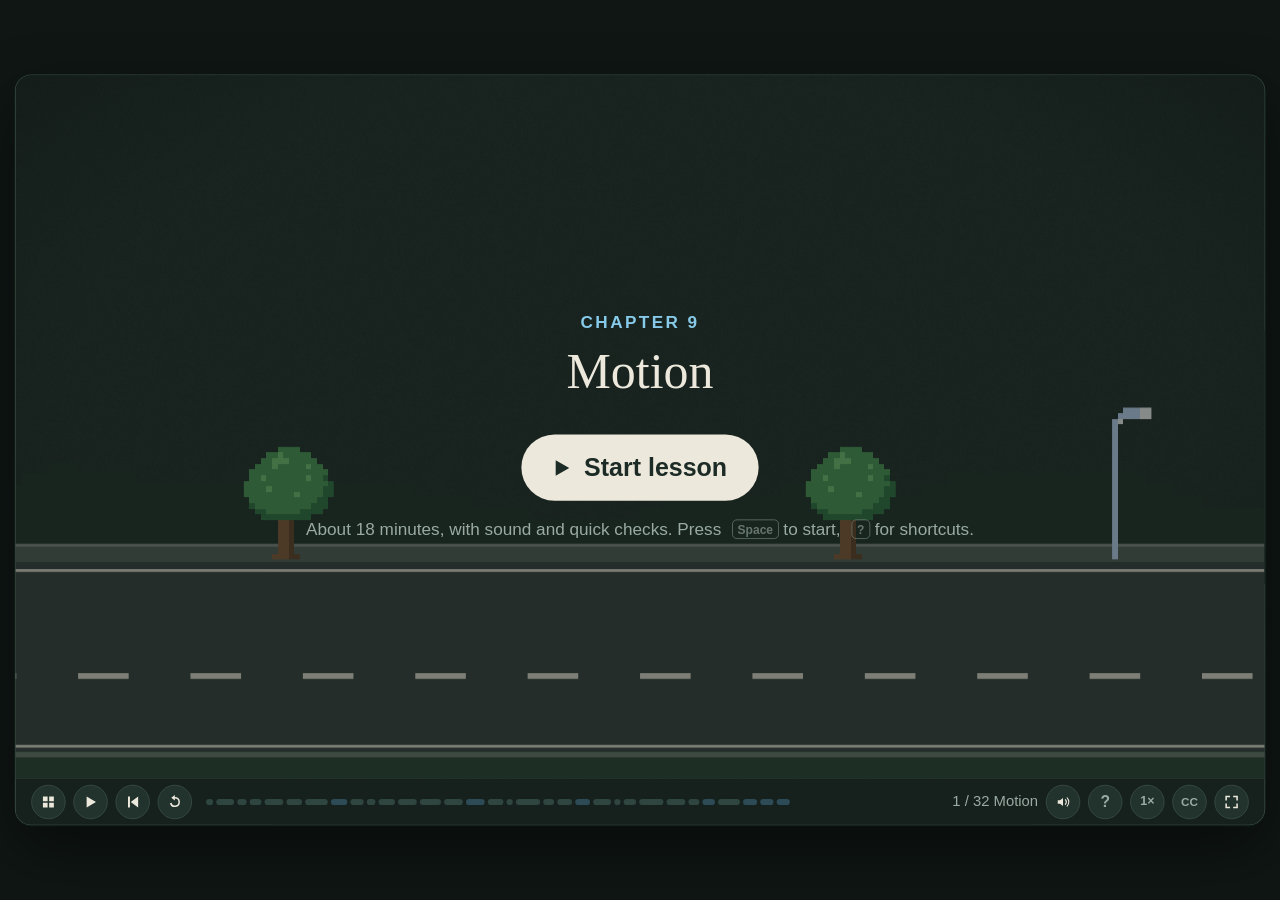
<file: site/science/ch09/index.html>
<!doctype html>
<html lang="en">
<head>
<meta charset="utf-8">
<meta name="viewport" content="width=device-width, initial-scale=1">
<title>Chapter 9: Motion — Science</title>
<link rel="stylesheet" href="../lib/engine.css">
<link rel="expect" href="#bar" blocking="render">
</head>
<body>
<script src="../lib/engine.js"></script>
<script src="../lib/figures.js"></script>
<script src="audio/en/timings.js"></script>
<script>
'use strict';
// Chapter 9, one page in book order: part 1 (motion; relative motion), part 2 (speed), part 3 (velocity), part 4 (acceleration).
const CHAPTER = { number: 9, title: 'Motion', minutes: 18, language: 'en', next: '../ch10/' };

/* ---------- chapter helpers ---------- */
const V = 150;                                   // 30 mph on screen, in world px per second (same scale in every road beat)
const MPH = v => Math.round(Math.abs(v) / V * 30);
const speedStr = rel => { const n = MPH(rel); return n === 0 ? '0 mph' : rel > 0 ? `${n} mph →` : `← ${n} mph`; };
const Q_CARD = { x: 96, y: 586, w: 1408, cls: 'band' };   // a band card under the scenes; it moves up by itself when taller
const txt = (p, s, x, y, t0, { size = 32, fill = COL.chalk, anchor = 'middle', weight = 600 } = {}) => { const e = T(p, s, { x, y, size, fill, anchor, weight, o: 0 }); show(e, t0); return e; };
// One line with coloured runs: [[text, colour?], …].
function runs(p, parts, { x, y, size = 40, anchor = 'middle', weight = 600, o = 0 }) {
  const t = T(p, '', { x, y, size, anchor, weight, o });
  parts.forEach(([s, c]) => { const sp = mk('tspan', { fill: c || COL.chalk }, t); sp.textContent = s; });
  return t;
}
function arrowPath(x1, y, x2) { const d = Math.sign(x2 - x1); return `M${x1} ${y}H${x2}M${x2 - 16 * d} ${y - 11}L${x2} ${y}L${x2 - 16 * d} ${y + 11}`; }
// "Measured from: …" tag at the left, top by default (screen space).
function fromTag(p, str, t0, dur = .5, y = 136) {
  const g = G(p, { o: 0 });
  phPin(g, { x: 112, y: y + 14, s: .8 });
  runs(g, [['Measured from:  ', COL.dim], [str, PH.ref]], { x: 146, y, size: 34, anchor: 'start', o: 1 });
  show(g, t0, dur);
  return g;
}
// Earth from above the North Pole, in a camera's world. The overview camera (800, 450, z 1) shows it at (EX, EY).
const EX = 430, EY = 450, ER = 200, ESPIN = -14;              // spin in degrees per second; negative = counterclockwise
const rimAngle = t => (-90 + ESPIN * t) * Math.PI / 180;      // where "you" are on the rim at time t
// A camera locked onto you, rolling with the ground, `lift` world px above it.
const groundView = (lift, z) => ({ x: t => EX + (ER + lift) * Math.cos(rimAngle(t)), y: t => EY + (ER + lift) * Math.sin(rimAngle(t)), z, r: t => ESPIN * t });
function earthWorld(cam, D) {
  const E = phEarthPolar(cam.world, { x: EX, y: EY, R: ER });
  const rim = deg => G(G(E._spin, { r: deg }), { y: -ER });
  const gr = ER - 3, ga = .4;   // ±23° of smooth ground under the rim scene (the pixel coast is stepped)
  path(E._spin, `M${-gr * Math.sin(ga)} ${-gr * Math.cos(ga)}A${gr} ${gr} 0 0 1 ${gr * Math.sin(ga)} ${-gr * Math.cos(ga)}`, { stroke: PH.land, 'stroke-width': 6, 'stroke-linecap': 'butt' });
  phSprite(rim(-9), 'house', { s: .25 }); phSprite(rim(7), 'tree', { s: .22 });   // the narration's buildings, trees and you
  const you = rim(0);
  phPerson(you, { s: .25 });
  clockRun(t => put(E._spin, { r: ESPIN * t }), D);
  return { E, you };
}
// Split screen: the truck and car drive slower than elsewhere (the views are small) so the truck stays inside the roadside
// view for the whole beat; both labels are always visible.
const SPLIT_V = 50, splitX = t => 760 + SPLIT_V * t;

/* ---------- section 2 (speed) helpers ---------- */
const DIST = COL.rat, TIME = COL.whole;          // distance pink (as "change of position" in part 1), time blue
const walkTo = (r, x, step = 22) => phPose(r, 'walk', x / step * Math.PI);   // two frames per stride, from x
// A measured track: a bar with ticks every `every` meters from 0 to `to`, U px per meter.
function meterTrack(p, { x0, U, y, to, every, size = 26 }) {
  const g = G(p);
  phBlock(g, x0 - 20, y, U * to + 40, 14, '#8a6f55', { top: 4, ol: 0 });
  for (let v = 0; v <= to; v += every) {
    mk('rect', { x: x0 + U * v - 2, y: y + 14, width: 4, height: 14, fill: COL.dim }, g);
    T(g, String(v), { x: x0 + U * v, y: y + 56, size, fill: COL.chalk, anchor: 'middle' });
  }
  T(g, 'meters', { x: x0 + U * to + 36, y: y + 56, size: size - 2, fill: COL.dim });
  return g;
}
// A fraction in words or numbers (upright text, no math italics), centred on x with its bar at y.
function wfrac(p, top, bot, x, y, { size = 44, ct = COL.chalk, cb = COL.chalk, o = 0 } = {}) {
  const g = G(p, { x, y, o }), w = Math.max(uiW(top, size), uiW(bot, size)) + 24;
  T(g, top, { y: -size * .32, size, fill: ct, anchor: 'middle', weight: 600 });
  mk('rect', { x: -w / 2, y: -2, width: w, height: 4, rx: 2, fill: COL.chalk }, g);
  T(g, bot, { y: size * 1.02, size, fill: cb, anchor: 'middle', weight: 600 });
  g._w = w;
  return g;
}
// A sim clock: stopwatch plus "N s" under it; set(sec) turns the hand (one turn per minute) and writes whole seconds.
function simClock(p, x, y, r = 46) {
  const sw = phStopwatch(p, { x, y, r }), lab = T(p, '0 s', { x, y: y + r + 48, size: 32, weight: 700, fill: TIME, anchor: 'middle' });
  return { sw, lab, set(sec) { put(sw._hand, { r: sec * 6 }); phText(lab, `${Math.floor(sec + 1e-6)} s`); } };
}
const ramp = (t, a, b) => Math.min(1, Math.max(0, (t - a) / (b - a)));
// Sprint model for the 100 m dash: speed rises quickly and levels off; 100 m at 10 s; about 12 m/s at the finish.
const SK = 1.4, SVM = 100 / (10 - SK * (1 - Math.exp(-10 / SK)));
const sprintX = tau => SVM * (tau - SK * (1 - Math.exp(-tau / SK))), sprintV = tau => SVM * (1 - Math.exp(-tau / SK));
// The stop-and-go car: 15 m/s for 10 s, stopped 8 s at a red light, 12.5 m/s for 12 s: 300 m in 30 s.
const tripX = s => s < 10 ? 15 * s : s < 18 ? 150 : 150 + 12.5 * (Math.min(s, 30) - 18);
const tripV = s => s < 10 ? 15 : s < 18 ? 0 : s < 30 ? 12.5 : 0;

/* ---------- section 3 (velocity) helpers ---------- */
const VEL = COL.int;                             // velocity arrows and readouts: yellow
// Set path el to an arrow from (x, y), len long, at angle a (degrees; 0 = right, −90 = up).
function arrowAt(el, x, y, len, a, head = 18) {
  const r = a * Math.PI / 180, c = Math.cos(r), s = Math.sin(r), x2 = x + len * c, y2 = y + len * s;
  el.setAttribute('d', len < 2 ? '' : `M${x} ${y}L${x2} ${y2}M${x2 - head * c - head * .6 * s} ${y2 - head * s + head * .6 * c}L${x2} ${y2}L${x2 - head * c + head * .6 * s} ${y2 - head * s - head * .6 * c}`);
  return el;
}
const compassWord = a => a > -22.5 ? 'east' : a > -67.5 ? 'north-east' : 'north';

/* ---------- section 4 (acceleration) helpers ---------- */
const ACC = '#ee6fd0';                           // acceleration arrows and readouts: magenta (velocity stays yellow)
// The overhead street with an L-shaped corner (parts 3 and 4). pose(d): [x, y, heading°] at distance d along the road.
function overheadStreet(w) {
  const R0 = 250, L1 = 1050, ARC = Math.PI / 2 * R0;
  mk('rect', { x: -200, y: -200, width: 2000, height: 1300, fill: PH.grass }, w);
  [[180, 260], [420, 260], [660, 260]].forEach(([x, y]) => phBlock(w, x, y, 150, 120, '#a65d4b', { top: 10, right: 12, ol: 0 }));
  [[1320, 560], [1250, 760], [60, 860]].forEach(([x, y]) => phBlock(w, x, y, 64, 64, '#4e9a5a', { top: 8, right: 8, ol: 0 }));
  const route = `M-300 620H850A${R0} ${R0} 0 0 0 1100 370V-400`;
  path(w, route, { stroke: PH.road, 'stroke-width': 130, 'stroke-linecap': 'butt' });
  path(w, route, { stroke: PH.line, 'stroke-width': 4, 'stroke-dasharray': '40 40', opacity: .6 });
  const pose = d => d < L1 ? [-200 + d, 620, 0] : d < L1 + ARC ? (th => [850 + R0 * Math.sin(th), 370 + R0 * Math.cos(th), -th * 180 / Math.PI])((d - L1) / R0) : [1100, 370 - (d - L1 - ARC), -90];
  return { pose, R0, L1, ARC, cx: 850, cy: 370 };
}
// "velocity / acceleration" colour key at the top left.
function vaKey(p, t0, y = 70) {
  const g = G(p, { o: 0 });
  arrowAt(path(g, '', { stroke: VEL, 'stroke-width': 7 }), 70, y, 60, 0, 14); T(g, 'velocity', { x: 146, y: y + 10, size: 28, weight: 700, fill: VEL });
  arrowAt(path(g, '', { stroke: ACC, 'stroke-width': 7 }), 300, y, 60, 0, 14); T(g, 'acceleration', { x: 376, y: y + 10, size: 28, weight: 700, fill: ACC });
  show(g, t0);
  return g;
}

/* ---------- beats ---------- */
const BEATS = [
['intro', 'Motion', (m, D) => {
  const p = panel(0);
  const cam = camera(p, D, { x: 800, y: 285, z: .9 });
  const road = phRoad(cam);
  const carX = t => -260 + 190 * t;
  const car = phCar(road.vehicles, { y: ROAD.near });
  cam.to({ x: t => carX(t) + 330 }, 2.4, 2);                 // lock on: from here the camera rides with the car
  clockRun(t => {
    const x = carX(t); put(car, { x }); phRoll(car, x);
  }, D);
  const g = G(p, { o: 0, y: 24 });
  T(g, 'Unit 3 · Motion, Forces, and Work · Chapter 9', { x: 800, y: 130, size: 28, fill: COL.dim, anchor: 'middle' });
  phLabel(g, 'Motion', { x: 800, y: 250, size: 120, weight: 600 });
  tw(g, { o: 1, y: 0 }, .2, 1.1, out);
  txt(p, 'Part 1 · Motion and relative motion', 800, 320, m('sub'), { size: 36, fill: COL.dim });
}],
['position', 'Motion is a change of position', (m, D) => {
  const p = panel(0);
  const cam = camera(p, D, { x: 800, y: 420, z: .55 });
  cam.to({ x: 800, y: 450, z: 1 }, .1, 1.6);                // wide shot of the park, pushing in to the track
  const w = cam.world;
  phHills(w, { y: 470, amp: 30, x0: -1400, x1: 3000, fill: PH.hill2, seed: 2 });
  phBlock(w, -1400, 520, 4400, 1200, PH.grass, { top: 6, ol: 0 });
  phSprite(w, 'tree', { x: -200, y: 540 }); phSprite(w, 'tree', { x: 1820, y: 548 });
  const X0 = 200, U = 120, TY = 600, R = 40, xm = v => X0 + U * v;
  const track = G(w);
  phBlock(track, X0 - 30, TY, U * 10 + 60, 16, '#8a6f55', { top: 4, ol: 2 });
  for (let v = 0; v <= 10; v++) {
    mk('rect', { x: xm(v) - 2, y: TY + 16, width: 4, height: 16, fill: COL.dim }, track);
    T(track, String(v), { x: xm(v), y: TY + 68, size: 28, fill: COL.chalk, anchor: 'middle' });
  }
  T(track, 'meters', { x: xm(10) + 40, y: TY + 68, size: 26, fill: COL.dim });
  T(track, 'zero mark', { x: xm(0), y: TY + 104, size: 24, fill: COL.dim, anchor: 'middle' });
  txt(p, 'Position: where something is, measured from a starting mark', 800, 150, 1.4, { size: 34, fill: COL.dim });
  const ghost = mk('circle', { cx: xm(2), cy: TY - R, r: R, fill: 'none', stroke: COL.dim, 'stroke-width': 3, 'stroke-dasharray': '8 8' }, w);
  put(ghost, { o: 0 });
  const ball = phBall(w, R, { x: xm(2), y: TY - R });
  const at2 = txt(w, 'position: 2 m', xm(2), TY - 110, m('pos'), { size: 32 });
  hide(at2, m('roll'), .4); show(ghost, m('roll'), .4);
  prog(q => { const x = xm(2) + U * 5 * q; put(ball, { x }); put(ball._spin, { r: (x - xm(2)) / R * 180 / Math.PI }); }, m('roll', .1), 2.2, io);
  txt(w, 'position: 7 m', xm(7), TY - 110, m('now'), { size: 32 });
  const ch = G(w, { o: 0 });
  path(ch, arrowPath(xm(2), TY + 150, xm(7)), { stroke: PH.change, 'stroke-width': 5 });
  T(ch, 'change of position: 5 m', { x: xm(4.5), y: TY + 200, size: 32, fill: PH.change, weight: 700, anchor: 'middle' });
  show(ch, m('change'));
  const rule = runs(p, [['Motion', COL.chalk], [' = a ', COL.chalk], ['change of position', PH.change]], { x: 800, y: 270, size: 60 });
  show(rule, m('rule'));
  const sw = phStopwatch(p, { x: 1330, y: 400, r: 52, o: 0 });
  show(sw, m('still'));
  const clockT = txt(p, '0 s later', 1330, 500, m('still'), { size: 28, fill: COL.dim });
  prog(q => { put(sw._hand, { r: 90 * q }); clockT.textContent = `${Math.round(3 * q)} s later`; }, m('still', .3), 3, lin);
  txt(p, 'still at 7 m: not moving', 1330, 540, m('still', 3.4), { size: 28, fill: COL.chalk });
}],
['everywhere', 'Motion is everywhere', (m, D) => {
  const p = panel(0);
  txt(p, 'Motion is everywhere', 800, 140, .2, { size: 48 });
  const frame = (cx, t0, cap) => {
    const g = G(p, { o: 0 });
    mk('rect', { x: cx - 210, y: 210, width: 420, height: 370, rx: 22, fill: '#22332d', stroke: COL.faint, 'stroke-width': 2 }, g);
    T(g, cap, { x: cx, y: 640, size: 32, weight: 600, anchor: 'middle' });
    show(g, t0);
    return g;
  };
  const f1 = frame(300, m('page'), 'turning a page');
  const book = phNotebook(f1, { x: 300, y: 380, s: 1.05 });
  const f2 = frame(800, m('earth'), 'Earth orbiting the Sun');
  mk('circle', { cx: 800, cy: 395, r: 140, fill: 'none', stroke: COL.faint, 'stroke-width': 2, 'stroke-dasharray': '6 10' }, f2);
  const sun = phSun(f2, { x: 800, y: 395, r: 42 });
  const earth = phEarthSmall(f2, { r: 22 });
  const f3 = frame(1300, m('you'), 'you, walking');
  phBlock(f3, 1092, 540, 416, 38, PH.grass, { top: 5, ol: 0 });
  const you = phPerson(f3, { x: 1160, y: 540, s: .95 });
  const tp = m('page'), te = m('earth'), ty = m('you');
  clockRun(t => {
    const c = Math.max(0, t - tp - .3) % 2.4;
    phFlip(book, 180 * soft(Math.min(1, c / 1.4)));
    const a = (-90 - 40 * Math.max(0, t - te + .5)) * Math.PI / 180;   // counterclockwise, seen from above the North Pole
    put(earth, { x: 800 + 140 * Math.cos(a), y: 395 + 140 * Math.sin(a) });
    put(sun._rays, { r: 8 * t });
    const d = Math.min(260, Math.max(0, t - ty) * 85);
    put(you, { x: 1160 + d }); phPose(you, d > 0 && d < 260 ? 'walk' : 'stand', d / 22 * Math.PI);
  }, D);
}],
['roadside', 'Standing by the road', (m, D) => {
  const p = panel(0);
  const cam = camera(p, D);
  const road = phRoad(cam);
  const you = phPerson(road.side, { x: 760, y: ROAD.side, o: 0 });
  show(you, m('stand'));
  show(phLabel(road.front, 'you', { x: 760, y: 236, fill: PH.you, o: 0 }), m('stand'));   // above the pin: the truck's label passes below
  const truck = phTruck(road.vehicles, { y: ROAD.far });
  const tl = phLabel(road.front, `truck: ${speedStr(V)}`, { y: 350, fill: PH.truck, o: 0 });
  fromTag(p, 'you, by the road', m('speed'));
  pop(phPin(road.front, { x: 760, y: 304, s: 0, o: 0 }), m('speed'));
  show(tl, m('speed'));
  const t0 = m('truck', -.3);
  clockRun(t => {
    const x = -250 + V * Math.max(0, t - t0);
    put(truck, { x }); phRoll(truck, x); put(tl, { x: x + 10 });
  }, D);
}],
['incar', 'Riding beside the truck', (m, D) => {
  const p = panel(0);
  const cam = camera(p, D);
  const road = phRoad(cam, { trees: [300, 800, 1900] });   // no tree behind the friend (1100) or the friend's label
  const FR = 1100, tc = m('car', .3), r0 = m('ride');
  const xw = t => -330 + V * Math.max(0, t - tc);            // world position of the truck and the car (side by side)
  // Hard cut at "ride": the camera now rides in the car (locked on it, a little closer, with a light road shake).
  cam.cut({ x: t => xw(t) + 10, y: 600, z: 1.15 }, r0);
  phPerson(road.side, { role: 'friend', x: FR, y: ROAD.side });
  const truck = phTruck(road.vehicles, { y: ROAD.far });
  const car = phCar(road.vehicles, { y: ROAD.near });
  // Speed labels live in screen space and are kept inside the frame (cam.track); wrappers fade them in.
  const tag = (fill, t0) => { const g = G(p, { o: 0 }); show(g, t0); return phLabel(g, '', { fill }); };
  const fl = tag(PH.friend, .4), tl = tag(PH.truck, tc + 1.6), cl = tag(PH.car, tc + 1.6);
  const sl = phLabel(p, 'road and trees: ← 30 mph', { x: 70, y: 862, size: 30, fill: COL.dim, anchor: 'start', o: 0 });
  show(sl, m('back'));
  const pinA = phPin(road.side, { x: FR, y: 304, o: 0 }), pinB = phPin(car, { x: 30, y: -112, s: 0, o: 0 });
  show(pinA, .3); hide(pinA, r0, 0); pop(pinB, r0 + .3);
  const tagA = fromTag(p, 'the roadside', .3);
  hide(tagA, r0, 0); fromTag(p, 'your car', r0, 0, 800);   // bottom: the friend slides through the top
  clockRun(t => {
    const x = xw(t), camV = t < r0 ? 0 : V, rel = t < tc ? 0 : V - camV;
    put(truck, { x }); put(car, { x: x + 10 });
    phRoll(truck, x + 330); phRoll(car, x + 330);
    phText(fl, `friend: ${speedStr(-camV)}`); cam.track(fl, FR, 236, t);
    phText(tl, `truck: ${speedStr(rel)}`); cam.track(tl, x + 10, 350, t);
    phText(cl, `your car: ${speedStr(rel)}`); cam.track(cl, x + 10, ROAD.bot + 56, t);
  }, D);
}],
['rule', 'Motion is relative', (m, D) => {
  const p = panel(0);
  // Split screen: the same street through two cameras at once, one standing by the road, one riding in the car.
  const view = (box, t0, title, ride) => {
    const cam = camera(p, D, { box, x: 1200, y: 560, z: .45 });
    if (ride) cam.cut({ x: t => splitX(t) + 10 }, 0);
    const r = phRoad(cam, { hills: false });
    phPerson(r.scenery, { role: 'friend', x: 480, y: ROAD.side });
    if (!ride) phPin(r.scenery, { x: 480, y: 330, s: 1.1 });
    const truck = phTruck(r.vehicles, { y: ROAD.far }), car = phCar(r.vehicles, { y: ROAD.near });
    if (ride) phPin(car, { x: 30, y: -112, s: 1.4 });
    const lab = phLabel(r.front, ride ? 'truck: 0 mph' : 'truck: 30 mph →', { y: 340, size: 56, fill: PH.truck });
    clockRun(t => {
      const x = splitX(t);
      put(truck, { x }); put(car, { x: x + 10 }); put(lab, { x: x + 10 });
      phRoll(truck, x); phRoll(car, x);
    }, D);
    put(cam.el, { o: 0 }); show(cam.el, t0);
    show(phLabel(p, title, { x: box[0] + 24, y: box[1] + box[3] - 22, size: 28, fill: PH.ref, anchor: 'start', o: 0 }), t0);
  };
  view([80, 120, 700, 380], m('side', -.4), 'from the roadside', false);
  view([820, 120, 700, 380], m('car', -.4), 'from the car', true);
  const check = x => { const c = path(p, `M${x} 455l18 18l36 -42`, { stroke: COL.good, 'stroke-width': 9 }, { d: 0 }); draw(c, m('both'), .5); };
  check(700); check(1440);
  txt(p, 'Both are correct.', 800, 560, m('both'), { size: 34, fill: COL.good });
  show(runs(p, [['Motion is ', COL.chalk], ['relative', PH.ref], ['.', COL.chalk]], { x: 800, y: 660, size: 72 }), m('rel'));
  show(runs(p, [['It is always described in relation to a ', COL.chalk], ['reference point', PH.ref], ['.', COL.chalk]], { x: 800, y: 745, size: 40, weight: 500 }), m('refpt'));
  txt(p, 'reference point = the place or object you measure from', 800, 808, m('refpt', 3), { size: 30, fill: COL.dim, weight: 500 });
}],
['earth', 'Why we don\'t feel Earth spin', (m, D) => {
  const p = panel(0);
  const sky = mk('rect', { width: 1600, height: 900, fill: PH.sky }, p);
  const cam = camera(p, D);
  // Open on the ground, rolling with it (nothing moves), then pull back into space: the spin appears.
  cam.cut(groundView(26, 6), 0).to({ x: 800, y: 450, z: 1, r: 0 }, m('earth'), 3.4);
  const stars = cam.layer(.15);
  for (let i = 0; i < 40; i++) { const k = 2 + 3 * phHash(i, 5); mk('rect', { x: -1400 + 4400 * phHash(i, 1), y: -1000 + 2900 * phHash(i, 2), width: k, height: k, fill: COL.chalk, opacity: .3 + .5 * phHash(i, 3) }, stars); }
  const { you } = earthWorld(cam, D);
  clockRun(t => { const k = Math.min(1, Math.max(0, (cam.at(t).z - 1.6) / 2)); put(sky, { o: k }); put(stars, { o: 1 - k }); }, D);
  const rimRing = mk('rect', { x: -15, y: -36, width: 30, height: 40, rx: 6, fill: 'none', stroke: PH.ref, 'stroke-width': 2.5 }, you);
  put(rimRing, { o: 0 });
  const arcs = G(cam.world, { o: 0 });
  const arc = (a1, a2) => {
    const rr = ER + 92, P = a => [EX + rr * Math.cos(a * Math.PI / 180), EY + rr * Math.sin(a * Math.PI / 180)];
    const [x1, y1] = P(a1), [x2, y2] = P(a2), t = a2 * Math.PI / 180, dx = Math.sin(t), dy = -Math.cos(t);
    path(arcs, `M${x1} ${y1}A${rr} ${rr} 0 0 0 ${x2} ${y2}`, { stroke: COL.chalk, 'stroke-width': 5 });
    path(arcs, `M${x2 - 18 * dx - 10 * dy} ${y2 - 18 * dy + 10 * dx}L${x2} ${y2}L${x2 - 18 * dx + 10 * dy} ${y2 - 18 * dy - 10 * dx}`, { stroke: COL.chalk, 'stroke-width': 5 });
  };
  arc(215, 145); arc(35, -35);
  show(arcs, m('earth', 2.8));
  txt(p, 'Seen from far above the North Pole', 70, 80, m('earth'), { size: 32, fill: COL.dim, anchor: 'start' });
  txt(p, 'counterclockwise', EX, 772, m('earth', 3.2), { size: 30, fill: COL.chalk });
  const eq = mk('circle', { cx: EX, cy: EY, r: ER, fill: 'none', stroke: COL.int, 'stroke-width': 7, transform: `rotate(-90 ${EX} ${EY})` }, cam.world);
  eq.setAttribute('pathLength', 1); eq.setAttribute('stroke-dasharray', '1 1'); put(eq, { d: 0 }); draw(eq, m('fast'), 1.2);
  runs(p, [['equator (the rim): ', COL.int], ['more than 1,000 mph', COL.chalk]], { x: EX, y: 818, size: 30, o: 0 });
  show(p.lastChild, m('fast', .4));
  const rx = 1180;
  txt(p, 'Why can\'t we feel it?', rx, 200, m('why'), { size: 42 });
  txt(p, 'Everything near you spins along with Earth.', rx, 260, m('along'), { size: 28, fill: COL.dim, weight: 500 });
  show(rimRing, m('along', 1));
  // Picture-in-picture: a second camera that stays with you on the ground.
  const box = [880, 300, 600, 380];
  const pip = camera(p, D, { box, bg: PH.sky });
  pip.cut(groundView(20, 6), 0);
  phPin(earthWorld(pip, D).you, { y: -34, s: .3 });
  put(pip.el, { s: 0, o: 0 }); pop(pip.el, m('zoom'));
  show(phLabel(p, 'from where you stand', { x: box[0] + 24, y: box[1] + box[3] - 22, size: 28, fill: PH.ref, anchor: 'start', o: 0 }), m('zoom', .3));
  txt(p, 'house, tree, ground: 0 mph', rx, 740, m('zoom', .3), { size: 32 });
  txt(p, 'Nothing seems to move.', rx, 790, m('zoom', .3), { size: 32, fill: COL.good });
}, { lead: false }],   // the ground shot is on screen from the first frame
['q1', 'Quick check', (m, D) => {
  const p = panel(0);
  const GY = 430;
  phBlock(p, 0, GY + 2, 1600, 10, '#6b5a48', { top: 3, ol: 0 });
  path(p, Array.from({ length: 27 }, (_, i) => `M${i * 60 + 10} ${GY + 12}h34`).join(''), { stroke: '#4a3d31', 'stroke-width': 6 });
  path(p, [0, 40, 80].map(k => `M${720 - 520} ${GY - 120 - k}H${720 - 620}`).join(''), { stroke: COL.chalk, 'stroke-width': 6, opacity: .6 });
  const train = phCarriage(p, { x: 720, y: GY, w: 1000 });
  put(train, { o: 0 }); show(train, .2);
  const wl = train._wins[2], wx = 720 + wl;
  phSprite(train, 'maya_seated', { x: wl - 20, y: -144 });
  phBlock(train, wl - 4, -152, 66, 9, '#8a6a4c', { top: 3, ol: 2 });
  phBlock(train, wl + 32, -186, 14, 34, '#86c9e8', { top: 0, right: 4, ol: 2 });
  phBlock(train, wl + 34, -194, 10, 8, COL.whole, { top: 0, ol: 2 });
  phLabel(p, 'Maya', { x: wx - 22, y: GY - 98, size: 28, fill: COL.int });
  phLabel(p, 'water bottle', { x: wx + 120, y: GY - 300, size: 24, fill: '#86c9e8' });
  path(p, `M${wx + 80} ${GY - 292}L${wx + 42} ${GY - 196}`, { stroke: '#86c9e8', 'stroke-width': 3 });
  phLabel(p, 'train: 60 mph →', { x: 520, y: GY - 300, size: 30, fill: COL.real });
  phBlock(p, 1260, GY + 8, 340, 110, '#4a524f', { top: 6, ol: 2 });
  mk('rect', { x: 1260, y: GY + 8, width: 340, height: 6, fill: COL.int }, p);
  phPerson(p, { role: 'friend', x: 1430, y: GY + 18 });
  phLabel(p, 'Leo, on the platform', { x: 1430, y: GY - 124, size: 26, fill: COL.nat });
}, { ask: done => quiz(Q_CARD, [
  { id: 'c-maya', prompt: ['Measured from ', h('b', '', 'Maya'), ', how fast is the water bottle on her table moving?'],
    build: choice([['0 mph'], ['60 mph'], ['120 mph']], 0,
      'Maya and the bottle ride together. From Maya, the bottle stays put.',
      [null, 'That is the speed measured from the ground. Maya moves along with the bottle.', 'Nothing here adds up to 120. The bottle rides along with Maya.'],
      () => floatText('0 mph from Maya', 900, 115, COL.int)) },
  { id: 'c-leo', prompt: ['Measured from ', h('b', '', 'Leo'), ', standing on the platform, how fast is the same bottle moving?'],
    build: choice([['0 mph'], ['60 mph'], ['120 mph']], 1,
      'The bottle rides with the train, so it passes Leo at the train’s speed.',
      ['That is the answer from Maya. Leo stays on the platform; the train carries the bottle past him.', null, 'The bottle only moves as fast as the train carries it.'],
      () => floatText('60 mph → from Leo', 1150, 270, COL.nat)) },
], done) }],
['wrap', 'Summary', (m, D) => {
  const p = panel(0);
  txt(p, 'Motion and relative motion', 800, 150, .2, { size: 40, fill: COL.dim });
  [['Motion is a change of position.', 'w1'],
   ['Motion is relative: it is described from a reference point.', 'w2'],
   ['Different reference points can give different answers, and each can be right.', 'w3']].forEach(([s, mark], i) => {
    const g = G(p, { x: -16, y: 300 + i * 140, o: 0 });
    mk('rect', { x: 144, y: -38, width: 52, height: 52, rx: 6, fill: PH.ref }, g);
    T(g, String(i + 1), { x: 170, y: -1, size: 30, fill: COL.board, weight: 700, anchor: 'middle' });
    T(g, s, { x: 230, size: 36, weight: 600 });
    tw(g, { o: 1, x: 0 }, m(mark), .6);
  });
  txt(p, 'Next: how fast things move.', 800, 760, m('end'), { size: 32, fill: COL.dim, weight: 500 });
}],
/* ---------- part 2: speed ---------- */
['part2', 'Part 2 · Speed', (m, D) => {
  const p = panel(0);
  const cam = camera(p, D, { x: 800, y: 285, z: .9 });
  const road = phRoad(cam);
  const car = phCar(road.vehicles, { y: ROAD.near }), run = phPerson(road.side, { role: 'runner', y: ROAD.side });
  const t0 = m('both', -.3);
  clockRun(t => {
    const u = Math.max(0, t - t0), cx = -200 + 300 * u, rx = 80 + 90 * u;
    put(car, { x: cx }); phRoll(car, cx); put(run, { x: rx }); if (u > 0) walkTo(run, rx); else phPose(run);
  }, D);
  const g = G(p, { o: 0, y: 24 });
  T(g, 'Chapter 9 · Motion', { x: 800, y: 130, size: 28, fill: COL.dim, anchor: 'middle' });
  phLabel(g, 'Speed', { x: 800, y: 250, size: 120, weight: 600 });
  tw(g, { o: 1, y: 0 }, .2, 1.1, out);
  txt(p, 'Part 2 · How fast is something moving?', 800, 320, m('q'), { size: 36, fill: COL.dim });
}],
['speed', 'Speed = distance ÷ time', (m, D) => {
  const p = panel(0);
  const X0 = 220, U = 50, TY = 640, xm = v => X0 + U * v, t0 = m('go', .4), t1 = m('f', -.2);
  txt(p, 'Speed: the distance something travels in a certain amount of time', 800, 100, .2, { size: 32, fill: COL.dim });
  meterTrack(p, { x0: X0, U, y: TY, to: 24, every: 3 });
  const run = phPerson(p, { role: 'runner', x: xm(0), y: TY });
  const clk = simClock(p, 1460, 230);
  const dist = G(p, { o: 0 }), arrow = path(dist, '', { stroke: DIST, 'stroke-width': 5 });
  const dLab = T(dist, '', { y: TY + 150, size: 34, weight: 700, fill: DIST, anchor: 'middle' });
  show(dist, t0);
  clockRun(t => {
    const q = ramp(t, t0, t1), sec = 8 * q, d = 3 * sec, x = xm(d);
    put(run, { x }); if (q > 0 && q < 1) walkTo(run, x); else phPose(run);
    clk.set(sec);
    arrow.setAttribute('d', d > .6 ? arrowPath(xm(0), TY + 100, x) : '');
    put(dLab, { x: (xm(0) + x) / 2 }); phText(dLab, `${Math.round(d)} m`);
  }, D);
  const y = 300;
  show(T(p, 'speed =', { x: 520, y: y + 14, size: 52, weight: 700, anchor: 'end', o: 0 }), m('f'));
  show(wfrac(p, 'distance', 'time', 660, y, { ct: DIST, cb: TIME }), m('f', .3));
  show(T(p, '=', { x: 800, y: y + 14, size: 52, weight: 700, anchor: 'middle', o: 0 }), m('calc'));
  show(wfrac(p, '24 m', '8 s', 900, y, { ct: DIST, cb: TIME }), m('calc'));
  const ans = runs(p, [['= ', COL.chalk], ['3 m/s', COL.chalk]], { x: 990, y: y + 16, size: 56, anchor: 'start', weight: 700 });
  pop(put(ans, { s: .6 }), m('ans'));
}],
['units', 'Meters per second', (m, D) => {
  const p = panel(0);
  const X0 = 220, U = 50, TY = 640, xm = v => X0 + U * v, t0 = m('each', .2), t1 = t0 + 4.8;
  runs(p, [['distance → ', COL.dim], ['meters (m)', DIST]], { x: 420, y: 150, size: 40 }); show(p.lastChild, .2);
  runs(p, [['time → ', COL.dim], ['seconds (s)', TIME]], { x: 1180, y: 150, size: 40 }); show(p.lastChild, m('s'));
  const sp = runs(p, [['speed → ', COL.dim], ['meters per second ', COL.chalk], ['(m/s)', COL.chalk]], { x: 800, y: 250, size: 48 });
  show(sp, m('ms'));
  meterTrack(p, { x0: X0, U, y: TY, to: 24, every: 3 });
  const run = phPerson(p, { role: 'runner', x: xm(0), y: TY });
  const clk = simClock(p, 1460, 230);
  const flags = Array.from({ length: 8 }, (_, i) => {
    const g = G(p, { x: xm(3 * (i + 1)), y: TY, o: 0 });
    mk('rect', { x: -2, y: -70, width: 4, height: 70, fill: TIME }, g);
    mk('rect', { x: 2, y: -70, width: 22, height: 14, fill: TIME }, g);
    T(g, `${i + 1} s`, { y: -82, size: 24, weight: 700, fill: TIME, anchor: 'middle' });
    return g;
  });
  const gap = G(p, { o: 0 });
  path(gap, `M${xm(0)} ${TY + 96}V${TY + 112}H${xm(3)}V${TY + 96}`, { stroke: DIST, 'stroke-width': 4 });
  T(gap, '3 m', { x: xm(1.5), y: TY + 150, size: 30, weight: 700, fill: DIST, anchor: 'middle' });
  show(gap, t0 + .7);
  txt(p, 'every second: 3 more meters', 800, 360, t0 + 1.2, { size: 36, fill: COL.chalk });
  clockRun(t => {
    const q = ramp(t, t0, t1), sec = 8 * q, x = xm(3 * sec);
    put(run, { x }); if (q > 0 && q < 1) walkTo(run, x); else phPose(run);
    clk.set(sec);
    flags.forEach((f, i) => put(f, { o: sec >= i + 1 - 1e-6 ? 1 : 0 }));
  }, D);
  txt(p, 'Part 1’s miles per hour (mph) is a speed unit too: miles ÷ hours.', 800, 450, m('mph'), { size: 28, fill: COL.dim, weight: 500 });
}],
['average', 'Average speed', (m, D) => {
  const p = panel(0);
  const X0 = 170, U = 4.2, xm = v => X0 + U * v, LA = 420, LB = 640;
  const lane = y => { phBlock(p, 0, y - 70, 1600, 100, PH.road, { top: 0, ol: 0 }); path(p, `M0 ${y - 66}H1600M0 ${y + 26}H1600`, { stroke: PH.line, 'stroke-width': 3, opacity: .5 }); };
  lane(LA);
  for (let v = 0; v <= 300; v += 50) T(p, `${v}`, { x: xm(v), y: LA + 66, size: 24, fill: COL.chalk, anchor: 'middle' });
  T(p, 'meters', { x: xm(300) + 40, y: LA + 66, size: 22, fill: COL.dim });
  const light = phSprite(p, 'light_red', { x: xm(150) + 92, y: LA - 66 });
  const car = phCar(p, { x: xm(0), y: LA + 18, s: .5 });
  const vLab = phLabel(p, '', { y: LA - 112, size: 28, fill: PH.car });
  const clk = simClock(p, 1460, 190, 40);
  // First run, time-lapse: drive (sim 0–10 s), wait at the light (10–18 s), drive on (18–30 s), timed to the words.
  const go = m('go'), st = m('stop'), ag = m('again'), g0 = m('ghost', .3), g1 = g0 + 5;
  const sim1 = t => t < go ? 0 : t < st ? 10 * ramp(t, go, st) : t < ag ? 10 + 8 * ramp(t, st, ag) : 18 + 12 * ramp(t, ag, ag + 2.2);
  const ghostG = G(p, { o: 0 });
  lane(LB); ghostG.append(p.lastChild.previousSibling, p.lastChild);   // the second lane belongs to the replay
  const ghost = phCar(ghostG, { x: xm(0), y: LB + 18, s: .5, o: .55 });
  phLabel(ghostG, 'steady 10 m/s, all the way', { x: 150, y: LB + 74, size: 28, fill: COL.chalk, anchor: 'start' });
  show(ghostG, m('ghost'));
  clockRun(t => {
    const s = t < g0 ? sim1(t) : 30 * ramp(t, g0, g1), x = xm(tripX(s));
    put(car, { x }); phRoll(car, tripX(s) * U / .5); put(vLab, { x });
    phText(vLab, `${tripV(s)} m/s`); put(vLab, { o: t >= go && s < 30 ? 1 : 0 });   // speed now; hidden once arrived
    phFrame(light, s >= 10 && s < 18 ? 'light_red' : s >= 18 ? 'light_green' : 'light_red');
    clk.set(s);
    const gx = xm(10 * (t < g0 ? 0 : s)); put(ghost, { x: gx }); phRoll(ghost, 10 * s * U / .5);
  }, D);
  const tot = G(p, { o: 0 });
  path(tot, `M${xm(0)} ${LA + 84}V${LA + 100}H${xm(300)}V${LA + 84}`, { stroke: DIST, 'stroke-width': 4 });
  T(tot, 'total distance: 300 m', { x: xm(150), y: LA + 134, size: 30, weight: 700, fill: DIST, anchor: 'middle' });
  show(tot, m('total', .8));
  txt(p, 'total time: 30 s', 1400, 200, m('total', 1.6), { size: 28, fill: TIME, anchor: 'end' });   // beside the clock, clear of the car's speed label
  const y = 100;
  show(T(p, 'average speed =', { x: 560, y: y + 14, size: 44, weight: 700, anchor: 'end', o: 0 }), m('avg'));
  show(wfrac(p, 'total distance', 'total time', 730, y, { size: 38, ct: DIST, cb: TIME }), m('avg', .4));
  show(T(p, '=', { x: 900, y: y + 14, size: 44, weight: 700, anchor: 'middle', o: 0 }), m('ten'));
  show(wfrac(p, '300 m', '30 s', 990, y, { size: 38, ct: DIST, cb: TIME }), m('ten'));
  const ans = T(p, '= 10 m/s', { x: 1070, y: y + 16, size: 48, weight: 700, anchor: 'start', o: 0 });
  pop(put(ans, { s: .6 }), m('ten', .9));
}, { lead: false }],   // road and car are on screen from the first frame
['instant', 'Instantaneous speed', (m, D) => {
  const p = panel(0);
  const cam = camera(p, D), w = cam.world;
  const X0 = 150, U = 12.5, TY = 640, xm = v => X0 + U * v;
  meterTrack(w, { x0: X0, U, y: TY, to: 100, every: 10, size: 24 });
  for (let i = 0; i < 16; i++) for (let j = 0; j < 2; j++) mk('rect', { x: xm(100) - 8 + 8 * j, y: TY - 160 + 10 * i, width: 8, height: 10, fill: (i + j) % 2 ? COL.chalk : PH.out }, w);   // finish line
  T(w, 'finish', { x: xm(100), y: TY + 92, size: 26, weight: 700, fill: COL.chalk, anchor: 'middle' });
  const run = phPerson(w, { role: 'runner', x: xm(0), y: TY });
  // Run 1 (time-lapse) after "go"; run 2 from "but" in slower motion, frozen at 90 m for the snapshot, then to the finish.
  const a0 = m('go', .1), a1 = a0 + 3, b0 = m('but', .2), fz = b0 + 9 * .7, f1 = m('inst', 1.8);
  const tau = t => t < b0 ? 10 * ramp(t, a0, a1) : t < fz ? (t - b0) / .7 : t < f1 ? 9 : 9 + ramp(t, f1, f1 + .7);
  const sx = t => xm(sprintX(tau(t)));
  cam.to({ x: t => sx(t), y: TY - 80, z: 1.9 }, m('fast', .2), 1.4).to({ x: 800, y: 450, z: 1 }, f1 + .9, 1.2);
  const clk = simClock(p, 1460, 190, 40);
  const vg = G(p, { o: 0 }), vLab = phLabel(vg, '', { size: 30, fill: COL.task });
  show(vg, b0);
  clockRun(t => {
    const s = tau(t), x = sx(t);
    const still = t >= fz && t < f1;   // frozen for the snapshot
    put(run, { x }); if (!still) { if (s > 0 && s < 10) walkTo(run, x, 30); else phPose(run); }
    clk.set(s);
    phText(vLab, `now: ${Math.round(sprintV(s))} m/s`); cam.track(vLab, x, TY - 150, t);
  }, D);
  runs(p, [['average speed = 100 m ÷ 10 s = ', COL.chalk], ['10 m/s', COL.chalk]], { x: 800, y: 100, size: 40, weight: 700 });
  show(p.lastChild, m('avg', .9));
  const snap = G(p, { o: 0 });
  [[700, 330, 1, 1], [900, 330, -1, 1], [700, 610, 1, -1], [900, 610, -1, -1]].forEach(([x, y, dx, dy]) => path(snap, `M${x} ${y + 40 * dy}V${y}H${x + 40 * dx}`, { stroke: COL.task, 'stroke-width': 6 }));
  show(snap, fz, .2); hide(snap, f1, .3);
  runs(p, [['instantaneous speed', COL.task], [': the speed at one moment', COL.chalk]], { x: 800, y: 180, size: 38 });
  show(p.lastChild, m('inst'));
}, { lead: false }],   // track and runner are on screen from the first frame
['q2', 'Quick check', (m, D) => {
  const p = panel(0);
  const X0 = 170, U = 20, xm = v => X0 + U * v;
  phBlock(p, 0, 170, 1600, 250, '#2f6f9e', { top: 6, ol: 0 });
  path(p, 'M0 295H1600', { stroke: '#e8eef2', 'stroke-width': 4, 'stroke-dasharray': '18 14', opacity: .7 });
  for (let v = 0; v <= 60; v += 10) { T(p, `${v}`, { x: xm(v), y: 156, size: 24, fill: COL.chalk, anchor: 'middle' }); mk('rect', { x: xm(v) - 2, y: 170, width: 4, height: 250, fill: '#e8eef2', opacity: .18 }, p); }
  T(p, 'meters', { x: xm(60) + 36, y: 156, size: 22, fill: COL.dim });
  const dol = phSprite(p, 'dolphin', { x: xm(0), y: 270 }), wal = phSprite(p, 'walrus', { x: xm(0), y: 405 });
  const dl = phLabel(p, '56 m in 8 s', { y: 200, size: 30, fill: COL.chalk, o: 0 }), wl = phLabel(p, '30 m in 6 s', { y: 325, size: 30, fill: COL.chalk, o: 0 });
  clockRun(t => {
    const s = Math.max(0, t - .5) * 1.4, dx = xm(7 * Math.min(s, 8)), wx = xm(5 * Math.min(s, 6));
    put(dol, { x: dx }); put(wal, { x: wx });
    put(dl, { x: dx, o: s >= 8 ? 1 : 0 }); put(wl, { x: wx, o: s >= 6 ? 1 : 0 });
  }, D);
}, { ask: done => quiz(Q_CARD, [
  { id: 'c-dw-speed', prompt: ['Speed = ', h('b', '', 'distance ÷ time'), '. Find each speed.'],
    build: blanks([
      { parts: ['dolphin:  56 meters ÷ 8 seconds = ', { box: '7' }, ' meters per second'], why: '56 ÷ 8 = 7.', hint: 'Divide the dolphin’s distance by its time: 56 ÷ 8.' },
      { parts: ['walrus:  30 meters ÷ 6 seconds = ', { box: '5' }, ' meters per second'], why: '30 ÷ 6 = 5.', hint: 'Divide the walrus’s distance by its time: 30 ÷ 6.' },
    ]) },
  { id: 'c-dw-faster', prompt: ['Which animal is faster?'],
    build: choice([['the dolphin'], ['the walrus'], ['both are the same']], 0,
      'The dolphin covers 7 meters every second; the walrus covers 5.',
      [null, 'The walrus’s 30 meters took 6 seconds: 5 meters per second, less than the dolphin’s 7.', 'Compare meters per second: 7 for the dolphin, 5 for the walrus.'],
      () => floatText('dolphin: 7 m/s > 5 m/s', 800, 130, COL.good)) },
  { id: 'c-car-avg', prompt: ['A car drives 150 meters in 12 seconds. What is its ', h('b', '', 'average speed'), '?'],
    build: blanks([{ parts: ['150 meters ÷ 12 seconds = ', { box: '12.5' }, ' meters per second'], why: '150 ÷ 12 = 12.5. The answer can be a decimal.', hint: 'Divide the total distance by the total time: 150 ÷ 12. The answer is a decimal.' }]) },
], done) }],
['wrap2', 'Summary · Speed', (m, D) => {
  const p = panel(0);
  txt(p, 'Speed', 800, 130, .2, { size: 40, fill: COL.dim });
  [['Speed = distance ÷ time.', 'w1'],
   ['In science, speed is measured in meters per second (m/s).', 'w2'],
   ['Average speed = total distance ÷ total time.', 'w3'],
   ['Instantaneous speed is the speed at one moment.', 'w4']].forEach(([s, mark], i) => {
    const g = G(p, { x: -16, y: 260 + i * 120, o: 0 });
    mk('rect', { x: 144, y: -38, width: 52, height: 52, rx: 6, fill: PH.ref }, g);
    T(g, String(i + 1), { x: 170, y: -1, size: 30, fill: COL.board, weight: 700, anchor: 'middle' });
    T(g, s, { x: 230, size: 36, weight: 600 });
    tw(g, { o: 1, x: 0 }, m(mark), .6);
  });
  txt(p, 'Next: speed with a direction, velocity.', 800, 780, m('end'), { size: 32, fill: COL.dim, weight: 500 });
}],
/* ---------- part 3: velocity ---------- */
['part3', 'Part 3 · Velocity', (m, D) => {
  const p = panel(0);
  const cam = camera(p, D, { x: 800, y: 285, z: .9 });
  const road = phRoad(cam);
  const a = phCar(road.vehicles, { y: ROAD.near }), b = phCar(road.vehicles, { y: ROAD.far });
  phFace(b, -1);
  const arA = path(road.front, '', { stroke: VEL, 'stroke-width': 8 }), arB = path(road.front, '', { stroke: VEL, 'stroke-width': 8 });
  clockRun(t => {
    const xa = -150 + 200 * t, xb = 1750 - 200 * t;
    put(a, { x: xa }); phRoll(a, xa); put(b, { x: xb }); phRoll(b, -xb);
    arrowAt(arA, xa - 55, ROAD.near - 130, 110, 0); arrowAt(arB, xb + 55, ROAD.far - 222, 110, 180);
  }, D);
  const g = G(p, { o: 0, y: 24 });
  T(g, 'Chapter 9 · Motion', { x: 800, y: 130, size: 28, fill: COL.dim, anchor: 'middle' });
  phLabel(g, 'Velocity', { x: 800, y: 250, size: 120, weight: 600 });
  tw(g, { o: 1, y: 0 }, .2, 1.1, out);
  txt(p, 'Part 3 · Same speed, which way?', 800, 320, m('q'), { size: 36, fill: COL.dim });
}],
['velocity', 'Speed in a direction', (m, D) => {
  const p = panel(0);
  const XL = 260, XR = 1340, TY = 640, j0 = m('jog'), LEG = (m('minus') - j0) / 5;   // equal legs: right at "plus", left at "minus"
  txt(p, 'Velocity = speed in a certain direction', 800, 110, .2, { size: 40 });
  phBlock(p, 160, TY, 1280, 14, '#8a6f55', { top: 4, ol: 0 });
  const conv = G(p, { o: 0 });
  path(conv, arrowPath(900, TY + 70, 1400), { stroke: VEL, 'stroke-width': 5 });
  T(conv, '+ direction', { x: 1150, y: TY + 120, size: 30, weight: 700, fill: VEL, anchor: 'middle' });
  path(conv, arrowPath(700, TY + 70, 200), { stroke: VEL, 'stroke-width': 5, opacity: .6 });
  T(conv, '− direction', { x: 450, y: TY + 120, size: 30, weight: 700, fill: VEL, anchor: 'middle', o: 1 });
  show(conv, m('sign'));
  const you = phPerson(p, { x: XL, y: TY });
  const sp = phLabel(p, 'speed: 2 m/s', { size: 30, o: 0 });
  const vg = G(p, { o: 0 }), vl = phLabel(vg, '', { size: 30, fill: VEL }), va = path(vg, '', { stroke: VEL, 'stroke-width': 7 });
  show(sp, j0); show(vg, m('diff'));
  clockRun(t => {
    let x = XL, dir = 1;
    if (t > j0) { const k = Math.floor((t - j0) / LEG), u = (t - j0) / LEG - k; dir = k % 2 ? -1 : 1; x = dir > 0 ? XL + (XR - XL) * u : XR - (XR - XL) * u; }
    put(you, { x }); phFace(you, dir); if (t > j0) walkTo(you, (t - j0) * 300); else phPose(you);
    put(sp, { x, y: TY - 230 }); put(vl, { x, y: TY - 190 });
    phText(vl, dir > 0 ? 'velocity: +2 m/s' : 'velocity: −2 m/s');
    arrowAt(va, x - 55 * dir, TY - 158, 110, dir > 0 ? 0 : 180);
  }, D);
  show(T(p, '+2 m/s →', { x: 560, y: 240, size: 60, weight: 700, fill: VEL, anchor: 'middle', o: 0 }), m('plus'));
  show(T(p, '−2 m/s ←', { x: 1040, y: 240, size: 60, weight: 700, fill: VEL, anchor: 'middle', o: 0 }), m('minus'));
  txt(p, 'same size (2 m/s), opposite directions: the sign tells which way', 800, 315, m('sign'), { size: 32, fill: COL.chalk, weight: 500 });
}],
['change', 'Two ways to change velocity', (m, D) => {
  const p = panel(0);
  const LA = 400, LB = 720, sp0 = m('spd'), dr = m('dir', .6);
  txt(p, 'A change in velocity means a change in…', 800, 110, .2, { size: 40 });
  [LA, LB].forEach(y => { phBlock(p, 0, y - 70, 1600, 100, PH.road, { top: 0, ol: 0 }); path(p, `M0 ${y - 20}H1600`, { stroke: PH.line, 'stroke-width': 4, 'stroke-dasharray': '50 60', opacity: .5 }); });
  const a = phCar(p, { y: LA + 18, s: .6 }), b = phCar(p, { y: LB + 18, s: .6 });
  const arA = path(p, '', { stroke: VEL, 'stroke-width': 8 }), arB = path(p, '', { stroke: VEL, 'stroke-width': 8 });
  const lA = phLabel(p, '', { size: 28, fill: VEL }), lB = phLabel(p, '', { size: 28, fill: VEL });
  const ta = phLabel(p, 'speed', { x: 60, y: LA - 110, size: 44, fill: COL.chalk, anchor: 'start', o: 0 });
  const tb = phLabel(p, 'direction', { x: 60, y: LB - 110, size: 44, fill: COL.chalk, anchor: 'start', o: 0 });
  show(ta, sp0 - .3); show(tb, m('dir', -.3));
  clockRun(t => {
    const u = Math.max(0, t - sp0), acc = Math.min(u, 3), v = 60 + 60 * acc;   // px/s: 4 → 16 m/s
    const xa = Math.min(1440, 160 + 60 * t + 30 * acc * acc + 240 * Math.max(0, u - 3));
    put(a, { x: xa }); phRoll(a, xa / .6); arrowAt(arA, xa - v * .3, LA - 80, v * .6, 0);
    put(lA, { x: xa, y: LA - 118 }); phText(lA, `velocity: +${Math.round(v / 15)} m/s`);
    const xb = t < dr ? 300 + 100 * t : 300 + 100 * dr - 100 * (t - dr), db = t < dr ? 1 : -1;
    put(b, { x: xb }); phFace(b, db); phRoll(b, xb / .6 * db); arrowAt(arB, xb - 45 * db, LB - 80, 90, db > 0 ? 0 : 180);
    put(lB, { x: xb, y: LB - 118 }); phText(lB, `velocity: ${db > 0 ? '+' : '−'}6 m/s`);
  }, D);
}],
['corner', 'Turning a corner', (m, D) => {
  const p = panel(0);
  const ab = m('above'), V2 = 150, R0 = 250, L1 = 1050, ARC = Math.PI / 2 * R0, t0 = m('turn') - L1 / V2;
  // Side shot first, then a cross-fade to an overhead camera: only from above can we see the turn.
  const side = camera(p, D, { x: 800, y: 285, z: .9 });
  const road = phRoad(side), sc = phCar(road.vehicles, { y: ROAD.near });
  const sTag = txt(p, 'seen from the side', 70, 80, .2, { size: 30, fill: COL.dim, anchor: 'start' });
  hide(sTag, ab, .4);
  // Only the overhead camera fades (over the side shot), then the side camera stops rendering: one
  // half-transparent full-screen group at a time is much cheaper in Firefox than two.
  prog(q => { if (q === 1) side.el.style.display = 'none'; }, ab + .85, 0, lin);
  const top = camera(p, D);
  put(top.el, { o: 0 }); show(top.el, ab, .8);
  const w = top.world;
  const { pose } = overheadStreet(w);
  // Faint copies of the arrow where the car was: the direction turns, the length (speed) doesn't.
  const marks = [L1 - 1, L1 + ARC / 2, L1 + ARC].map(dd => { const [x, y, a] = pose(dd); return arrowAt(path(w, '', { stroke: VEL, 'stroke-width': 6, opacity: 0 }), x, y, 150, a); });
  const car = phTop(w, 'car_top'), arr = path(w, '', { stroke: VEL, 'stroke-width': 9 });
  const spd = phLabel(p, 'speed: 10 m/s', { x: 70, y: 90, size: 40, anchor: 'start', o: 0 });
  const vg = G(p, { o: 0 }), vl = phLabel(vg, '', { size: 30, fill: VEL });
  show(spd, m('drive')); show(vg, m('drive')); pulse(spd, m('still'), 1.25);
  const cmp = G(p, { x: 1470, y: 760, o: 0 });   // bottom right: the velocity label passes the top
  [[0, -1, 'N'], [1, 0, 'E'], [0, 1, 'S'], [-1, 0, 'W']].forEach(([dx, dy, n]) => {
    path(cmp, `M0 0L${dx * 44} ${dy * 44}`, { stroke: n === 'N' ? COL.chalk : COL.dim, 'stroke-width': 4 });
    T(cmp, n, { x: dx * 70, y: dy * 70 + 10, size: 26, weight: 700, fill: COL.chalk, anchor: 'middle' });
  });
  show(cmp, ab + .4);
  clockRun(t => {
    const xs = -150 + 150 * t; put(sc, { x: xs }); phRoll(sc, xs);
    const d = Math.max(0, V2 * (t - t0)), [x, y, a] = pose(d), r = a * Math.PI / 180;
    put(car, { x, y, r: a });
    const bx = x + 80 * Math.cos(r), by = y + 80 * Math.sin(r);
    arrowAt(arr, bx, by, 150, a);
    marks.forEach((e, i) => put(e, { o: d > [L1 - 1, L1 + ARC / 2, L1 + ARC][i] && t > ab ? .35 : 0 }));
    phText(vl, `velocity: 10 m/s ${compassWord(a)}`);
    top.track(vl, bx + 330 * Math.cos(r), by + 330 * Math.sin(r) - 40 * Math.abs(Math.cos(r)), t);
  }, D);
  runs(p, [['Same speed, new direction: the ', COL.chalk], ['velocity', VEL], [' changes.', COL.chalk]], { x: 800, y: 850, size: 38, weight: 700 });
  show(p.lastChild, m('rule'));
}],
['q3', 'Quick check', (m, D) => {
  const p = panel(0);
  const X0 = 520, X1 = 1080, Y0 = 110, Y1 = 390, per = 2 * (X1 - X0 + Y1 - Y0);
  phBlock(p, X0 - 50, Y0 - 50, X1 - X0 + 100, Y1 - Y0 + 100, PH.walk, { top: 0, ol: 0 });
  phBlock(p, X0 + 30, Y0 + 30, X1 - X0 - 60, Y1 - Y0 - 60, PH.grass, { top: 0, ol: 0 });
  [[X0 + 80, Y0 + 70], [X0 + 250, Y0 + 70], [X0 + 420, Y0 + 130]].forEach(([x, y]) => phBlock(p, x, y, 110, 90, '#a65d4b', { top: 8, right: 10, ol: 0 }));
  T(p, 'one square block', { x: 800, y: Y1 + 40, size: 26, fill: COL.dim, anchor: 'middle' });
  const walker = phTop(p, 'you_top', { s: .9 }), arr = path(p, '', { stroke: VEL, 'stroke-width': 7 });
  const pose = d => { d = ((d % per) + per) % per; const w = X1 - X0, h = Y1 - Y0;
    return d < w ? [X0 + d, Y0, 0] : d < w + h ? [X1, Y0 + d - w, 90] : d < 2 * w + h ? [X1 - (d - w - h), Y1, 180] : [X0, Y1 - (d - 2 * w - h), -90]; };
  clockRun(t => { const [x, y, a] = pose(220 * t); put(walker, { x, y, r: a }); arrowAt(arr, x + 34 * Math.cos(a * Math.PI / 180), y + 34 * Math.sin(a * Math.PI / 180), 70, a, 14); }, D);
}, { ask: done => quiz(Q_CARD, [
  { id: 'c-vel-need', prompt: ['What do you need to know to describe an object’s ', h('b', '', 'velocity'), '?'],
    build: choice([['its speed only'], ['its direction only'], ['its speed and its direction']], 2,
      'Velocity is speed in a certain direction, so it needs both.',
      ['Speed alone is not velocity: two cars at the same speed can go opposite ways.', 'Direction alone does not say how fast.', null]) },
  { id: 'c-uturn', prompt: ['A truck drives at 30 kilometers per hour, makes a U-turn, then drives 30 kilometers per hour the other way. What changed?'],
    build: choice([['its speed'], ['its velocity'], ['both'], ['neither']], 1,
      'Same speed, opposite direction: the velocity changed, the speed did not.',
      ['It is 30 kilometers per hour before and after the U-turn: the speed is the same.', null, 'The speed stayed 30 kilometers per hour; only the direction changed.', 'The direction changed, and velocity includes direction.'],
      () => floatText('velocity changed', 800, 470, VEL)) },
  { id: 'c-block', prompt: ['You walk once around a square block at the same pace, turning at each of its four corners.'],
    build: blanks([
      { parts: ['Your velocity changes ', { box: '4' }, ' times'], why: 'Each corner is a new direction: 4 changes.', hint: 'Velocity changes whenever the direction changes. How many times do you turn?' },
      { parts: ['Your speed changes ', { box: '0' }, ' times'], why: 'Same pace the whole way: the speed never changes.', hint: 'You keep the same pace. Does your speed ever change?' },
    ]) },
], done) }],
['wrap3', 'Summary · Velocity', (m, D) => {
  const p = panel(0);
  txt(p, 'Velocity', 800, 130, .2, { size: 40, fill: COL.dim });
  [['Velocity is speed in a certain direction.', 'w1'],
   ['Same speed, opposite directions: different velocities (+2 and −2 m/s).', 'w2'],
   ['Velocity changes when the speed or the direction changes.', 'w3']].forEach(([s, mark], i) => {
    const g = G(p, { x: -16, y: 290 + i * 130, o: 0 });
    mk('rect', { x: 144, y: -38, width: 52, height: 52, rx: 6, fill: PH.ref }, g);
    T(g, String(i + 1), { x: 170, y: -1, size: 30, fill: COL.board, weight: 700, anchor: 'middle' });
    T(g, s, { x: 230, size: 36, weight: 600 });
    tw(g, { o: 1, x: 0 }, m(mark), .6);
  });
  txt(p, 'Next: how velocity changes over time, acceleration.', 800, 760, m('end'), { size: 32, fill: COL.dim, weight: 500 });
}],
/* ---------- part 4: acceleration ---------- */
['part4', 'Part 4 · Acceleration', (m, D) => {
  const p = panel(0);
  const cam = camera(p, D, { x: 800, y: 285, z: .9 });
  const road = phRoad(cam), car = phCar(road.vehicles, { y: ROAD.near });
  const av = path(road.front, '', { stroke: VEL, 'stroke-width': 8 }), aa = path(road.front, '', { stroke: ACC, 'stroke-width': 8 });
  clockRun(t => {
    const x = -150 + 40 * t + 30 * t * t, v = 40 + 60 * t;    // speeding up from the left
    put(car, { x }); phRoll(car, x); arrowAt(av, x - 40, ROAD.near - 130, v * .35, 0); arrowAt(aa, x - 40, ROAD.near - 160, 90, 0);
  }, D);
  const g = G(p, { o: 0, y: 24 });
  T(g, 'Chapter 9 · Motion', { x: 800, y: 130, size: 28, fill: COL.dim, anchor: 'middle' });
  phLabel(g, 'Acceleration', { x: 800, y: 250, size: 120, weight: 600 });
  tw(g, { o: 1, y: 0 }, .2, 1.1, out);
  txt(p, 'Part 4 · Speeding up, slowing down, turning', 800, 320, m('q'), { size: 36, fill: COL.dim });
}],
['accel', 'Three ways to accelerate', (m, D) => {
  const p = panel(0);
  txt(p, 'Acceleration: the rate at which velocity changes', 800, 140, .2, { size: 40 });
  vaKey(p, m('ways'));
  const W = 460, Y = 230, H = 400, xs = [70, 570, 1070];
  const box = (i, t0, title) => {
    const cam = camera(p, D, { box: [xs[i], Y, W, H], x: i < 2 ? 760 : 800, y: i < 2 ? 470 : 450, z: .5 });
    put(cam.el, { o: 0 }); show(cam.el, m('ways') + .2 * i);
    const lab = phLabel(p, title, { x: xs[i] + W / 2, y: Y + H + 52, size: 34, o: 0 }); show(lab, m('ways') + .2 * i); pulse(lab, t0, 1.25);
    return cam;
  };
  // Each box loops a 3-second clip, so all three keep moving while the narration names them.
  const side = (cam, f) => {
    const w = cam.world;
    phBlock(w, 0, 520, 1600, 120, PH.road, { top: 0, ol: 0 });
    const car = phCar(w, { y: 600 }), av = path(w, '', { stroke: VEL, 'stroke-width': 14 }), aa = path(w, '', { stroke: ACC, 'stroke-width': 14 });
    return t => { const [x, v, dir] = f(t % 3); put(car, { x }); phRoll(car, x); arrowAt(av, x - 60, 440, v, 0, 30); arrowAt(aa, x - 60 + (dir < 0 ? 180 : 0), 360, 180, dir > 0 ? 0 : 180, 30); };
  };
  const up = side(box(0, m('up'), 'speeding up'), u => [380 + 60 * u + 45 * u * u, 60 + 90 * u, 1]);
  const down = side(box(1, m('down'), 'slowing down'), u => [380 + 330 * u - 45 * u * u, 330 - 90 * u, -1]);
  const tc = box(2, m('turn'), 'changing direction'), tw3 = tc.world;
  mk('rect', { x: 0, y: 0, width: 1600, height: 900, fill: PH.grass }, tw3);
  mk('circle', { cx: 800, cy: 450, r: 300, fill: 'none', stroke: PH.road, 'stroke-width': 130 }, tw3);
  const car = phTop(tw3, 'car_top', { s: 1.6 }), av = path(tw3, '', { stroke: VEL, 'stroke-width': 14 }), aa = path(tw3, '', { stroke: ACC, 'stroke-width': 14 });
  clockRun(t => {
    up(t); down(t);
    const th = -t * 1.1, x = 800 + 300 * Math.cos(th), y = 450 + 300 * Math.sin(th), hd = th * 180 / Math.PI - 90;   // counterclockwise
    put(car, { x, y, r: hd }); arrowAt(av, x, y, 220, hd, 30); arrowAt(aa, x, y, 170, th * 180 / Math.PI + 180, 30);
  }, D);
}],
['formula', 'Acceleration = change in velocity ÷ time', (m, D) => {
  const p = panel(0);
  const X0 = 200, U = 20, TY = 660, xm = v => X0 + U * v, e0 = m('ex', .2), e1 = e0 + 5;
  const y = 170;
  show(T(p, 'acceleration =', { x: 470, y: y + 14, size: 46, weight: 700, anchor: 'end', fill: ACC, o: 0 }), m('f'));
  show(wfrac(p, 'final velocity − starting velocity', 'time', 820, y, { size: 38, ct: VEL, cb: TIME }), m('f', .3));
  show(T(p, '=', { x: 1145, y: y + 14, size: 46, weight: 700, anchor: 'middle', o: 0 }), m('calc'));
  show(wfrac(p, '25 − 5 m/s', '4 s', 1275, y, { size: 38, ct: VEL, cb: TIME }), m('calc'));
  const ans = T(p, '= 5 m/s²', { x: 1150, y: y + 110, size: 52, weight: 700, anchor: 'start', fill: ACC, o: 0 });
  pop(put(ans, { s: .6 }), m('ans'));
  meterTrack(p, { x0: X0, U, y: TY, to: 60, every: 10 });
  const car = phCar(p, { x: xm(0), y: TY, s: .6 }), clk = simClock(p, 1460, 360, 40);
  const vl = phLabel(p, '', { size: 30, fill: VEL, o: 0 }); show(vl, e0 - .3);
  // A flag every second, at the car's position, with its velocity: 5, 10, 15, 20, 25 m/s. The gaps grow.
  const flags = [0, 1, 2, 3, 4].map(k => {
    const g = G(p, { x: xm(5 * k + 2.5 * k * k), y: TY, o: 0 });
    mk('rect', { x: -2, y: -150, width: 4, height: 150, fill: VEL, opacity: .7 }, g);
    T(g, `${5 + 5 * k} m/s`, { y: -160, size: 26, weight: 700, fill: VEL, anchor: 'middle' });
    T(g, `${k} s`, { y: 110, size: 24, weight: 700, fill: TIME, anchor: 'middle' });
    return g;
  });
  txt(p, 'every second: 5 m/s faster', 800, 400, m('unit', .4), { size: 36, fill: ACC });
  clockRun(t => {
    const s = 4 * ramp(t, e0, e1), x = xm(5 * s + 2.5 * s * s);
    put(car, { x }); phRoll(car, (x - X0) / .6); clk.set(s);
    put(vl, { x, y: TY - 80, o: s < 4 ? 1 : 0 }); phText(vl, `${Math.round(5 + 5 * s)} m/s`);
    flags.forEach((f, k) => put(f, { o: t >= e0 && s >= k - 1e-6 ? 1 : 0 }));
  }, D);
}, { lead: false }],
['sign', 'Positive and negative acceleration', (m, D) => {
  const p = panel(0);
  const g0 = m('gas'), b0 = m('brake'), A = 60;   // px/s²; 12 px/s = 1 m/s on screen, so A = 5 m/s²
  // Velocity: 60 px/s, gas 3 s up to 240, cruise, brake 4 s down to 0. x(t) is its integral.
  const v = t => t < g0 ? 60 : t < g0 + 3 ? 60 + A * (t - g0) : t < b0 ? 240 : Math.max(0, 240 - A * (t - b0));
  const xAt = t => { const a = Math.min(t, g0), b = Math.min(Math.max(t - g0, 0), 3), c = Math.min(Math.max(t - g0 - 3, 0), b0 - g0 - 3), d = Math.min(Math.max(t - b0, 0), 4);
    return 60 * a + 60 * b + A * b * b / 2 + 240 * c + 240 * d - A * d * d / 2; };
  const cam = camera(p, D, { x: 800, y: 560, z: 1 });
  cam.cut({ x: t => 300 + xAt(t) + 150 }, 0);   // follow: the road streams faster or slower behind the car
  const road = phRoad(cam), car = phCar(road.vehicles, { y: ROAD.near });
  const av = path(road.front, '', { stroke: VEL, 'stroke-width': 8 }), aa = path(road.front, '', { stroke: ACC, 'stroke-width': 8 });
  const vg = G(p), vl = phLabel(vg, '', { size: 30, fill: VEL }), ag = G(p), al = phLabel(ag, '', { size: 30, fill: ACC });
  vaKey(p, .2);
  const pedal = (x, label, sign, col) => {
    const g = G(p, { x, y: 820 });
    phBlock(g, -40, -110, 80, 110, '#59625e', { top: 6, right: 8, ol: 0 });
    T(g, label, { y: 44, size: 26, weight: 700, fill: COL.chalk, anchor: 'middle' });
    T(g, sign, { y: -36, size: 54, weight: 700, fill: col, anchor: 'middle' });
    return g;
  };
  const brake = pedal(1300, 'brake', '−', ACC), gas = pedal(1440, 'gas', '+', ACC);
  clockRun(t => {
    const x = 300 + xAt(t), vv = v(t), acc = t >= g0 && t < g0 + 3 ? 1 : t >= b0 && vv > 0 ? -1 : 0;
    put(car, { x }); phRoll(car, x);
    arrowAt(av, x - 60, ROAD.near - 140, vv * .55, 0); arrowAt(aa, acc > 0 ? x - 60 : x + 60, ROAD.near - 180, acc ? 110 : 0, acc > 0 ? 0 : 180);
    phText(vl, `velocity: ${Math.round(vv / 12)} m/s →`); cam.track(vl, x, ROAD.near - 210, t);
    phText(al, acc ? `acceleration: ${acc > 0 ? '+' : '−'}5 m/s²` : 'acceleration: 0'); cam.track(al, x, ROAD.near - 250, t);
    put(gas, { y: acc > 0 ? 832 : 820 }); put(brake, { y: acc < 0 ? 832 : 820 });
  }, D);
  runs(p, [['negative acceleration = ', COL.chalk], ['deceleration', ACC]], { x: 700, y: 870, size: 36, weight: 700 });
  show(p.lastChild, m('decel'));
}],
['turnfeel', 'Turning is accelerating', (m, D) => {
  const p = panel(0);
  const cam = camera(p, D), { pose, L1, ARC, cx, cy } = overheadStreet(cam.world), V3 = 70, t0 = m('dir') - L1 / V3;
  const car = phTop(cam.world, 'car_top'), av = path(cam.world, '', { stroke: VEL, 'stroke-width': 9 }), aa = path(cam.world, '', { stroke: ACC, 'stroke-width': 9 });
  const feel = path(cam.world, '', { stroke: COL.chalk, 'stroke-width': 6, 'stroke-dasharray': '12 10' });
  const fg = G(p, { o: 0 }), fl = phLabel(fg, 'you feel pushed outward', { size: 30 });
  const ugh = phLabel(cam.world, 'UGH!', { size: 34, fill: COL.chalk, o: 0 });
  vaKey(p, .2);
  const sp = phLabel(p, 'speed: steady', { x: 70, y: 140, size: 30, anchor: 'start', o: 0 }); show(sp, m('dir'));
  const tf = m('feel');
  clockRun(t => {
    const d = V3 * (t - t0), [x, y, a] = pose(d), r = a * Math.PI / 180, onArc = d > L1 && d < L1 + ARC;
    put(car, { x, y, r: a }); arrowAt(av, x + 80 * Math.cos(r), y + 80 * Math.sin(r), 140, a);
    const ia = Math.atan2(cy - y, cx - x) * 180 / Math.PI;      // toward the centre of the turn
    arrowAt(aa, x, y, onArc ? 120 : 0, ia); arrowAt(feel, x, y, onArc && t > m('feel') ? 110 : 0, ia + 180, 16);
    cam.track(fl, x - 260 * Math.cos(ia * Math.PI / 180), y - 260 * Math.sin(ia * Math.PI / 180) + 30, t);
    const on = onArc && t > tf ? 1 : 0; put(fg, { o: on }); put(ugh, { x: x - 110 * Math.cos(r), y: y - 110 * Math.sin(r) + 12, o: on, s: on });   // behind the car, clear of all three arrows
  }, D);
}],
['q4', 'Quick check', (m, D) => {
  const p = panel(0);
  const bee = phTop(p, 'bee', { s: 1.2 }), av = path(p, '', { stroke: VEL, 'stroke-width': 7 });
  mk('circle', { cx: 800, cy: 270, r: 170, fill: 'none', stroke: COL.faint, 'stroke-width': 3, 'stroke-dasharray': '10 12' }, p);
  T(p, 'a bee flying in a circle at a steady speed', { x: 800, y: 500, size: 26, fill: COL.dim, anchor: 'middle' });
  clockRun(t => {
    const th = -.9 * t, x = 800 + 170 * Math.cos(th), y = 270 + 170 * Math.sin(th), hd = th * 180 / Math.PI - 90;
    put(bee, { x, y }); phFace(bee, Math.cos(hd * Math.PI / 180) < 0 ? -1 : 1); arrowAt(av, x, y, 90, hd, 14);
  }, D);
}, { ask: done => quiz(Q_CARD, [
  { id: 'c-bee', prompt: ['A bee flies in a circle at a steady speed. Is it ', h('b', '', 'accelerating'), '?'],
    build: choice([['yes: its direction keeps changing'], ['no: its speed stays the same']], 0,
      'Its velocity keeps changing direction, so it is accelerating all the time.',
      [null, 'Acceleration is a change in velocity, and velocity includes direction. The bee keeps turning.']) },
  { id: 'c-3ways', prompt: ['Which of these is ', h('b', '', 'not'), ' acceleration?'],
    build: choice([['speeding up'], ['slowing down'], ['changing direction'], ['a steady speed in a straight line']], 3,
      'Same speed, same direction: the velocity does not change, so there is no acceleration.',
      ['Speeding up changes the velocity: that is acceleration.', 'Slowing down changes the velocity too: negative acceleration.', 'A change of direction changes the velocity: that is acceleration.', null]) },
  { id: 'c-acc', prompt: ['A runner speeds up from 2 to 8 meters per second in 3 seconds.'],
    build: blanks([{ parts: ['acceleration = (8 − 2) ÷ 3 = ', { box: '2' }, ' meters per second squared'], why: '8 − 2 = 6, and 6 ÷ 3 = 2.', hint: 'Subtract the starting velocity from the final one, then divide by the time.' }]) },
], done) }],
['wrap4', 'Summary · Acceleration', (m, D) => {
  const p = panel(0);
  txt(p, 'Acceleration', 800, 120, .2, { size: 40, fill: COL.dim });
  [['Acceleration is the rate at which velocity changes.', 'w1'],
   ['It happens when something speeds up, slows down, or changes direction.', 'w2'],
   ['acceleration = (final velocity − starting velocity) ÷ time, in m/s².', 'w3'],
   ['Positive speeds up; negative (deceleration) slows down.', 'w4']].forEach(([s, mark], i) => {
    const g = G(p, { x: -16, y: 250 + i * 120, o: 0 });
    mk('rect', { x: 144, y: -38, width: 52, height: 52, rx: 6, fill: PH.ref }, g);
    T(g, String(i + 1), { x: 170, y: -1, size: 30, fill: COL.board, weight: 700, anchor: 'middle' });
    T(g, s, { x: 230, size: 36, weight: 600 });
    tw(g, { o: 1, x: 0 }, m(mark), .6);
  });
  txt(p, 'Next: the chapter practice.', 800, 780, m('w4', 5), { size: 32, fill: COL.dim, weight: 500 });
}],
/* ---------- chapter practice and finish (after the last section) ---------- */
['final1', 'Chapter practice: motion and speed', () => { panel(0); }, { ask: done => quiz(SCREEN, [
  { id: 'p-formula', prompt: ['What is the formula for ', h('b', '', 'speed'), '?'],
    build: choice([['distance ÷ time'], ['time ÷ distance'], ['distance × time']], 0,
      'Speed is the distance traveled in a certain amount of time: distance ÷ time.',
      [null, 'That would give seconds per meter, not meters per second.', 'Speed divides the distance by the time; it does not multiply them.']) },
  { id: 'p-relative', prompt: ['Why is motion ', h('b', '', 'relative'), '?'],
    build: choice([['It is always described from a reference point.'], ['Everything moves at the same speed.'], ['Only things on Earth can move.']], 0,
      'Motion is measured from a reference point, and different reference points can give different answers.',
      [null, 'Things move at many speeds; the point is that each speed is measured from something.', 'Earth itself moves. Motion is described from a reference point.']) },
  { id: 'p-bus', prompt: ['Sam sits on a bus driving at 40 kilometers per hour. Measured from the ', h('b', '', 'bus driver'), ', how fast is Sam moving?'],
    build: choice([['0 kilometers per hour'], ['40 kilometers per hour'], ['80 kilometers per hour']], 0,
      'Sam and the driver ride together, so from the driver Sam stays put. From the road, Sam moves 40 kilometers per hour.',
      [null, 'That is Sam’s speed measured from the road, not from the driver.', 'Nothing adds up to 80 here. Sam rides along with the driver.']) },
  { id: 'p-cyclist', prompt: ['A cyclist rides 90 meters in 15 seconds. What is her speed?'],
    build: blanks([{ parts: ['speed = 90 ÷ 15 = ', { box: '6' }, ' meters per second'], why: '90 ÷ 15 = 6.', hint: 'Divide the distance by the time.' }]) },
], done, 'Chapter practice, set 1 of 2 · question') }],   // the engine appends "k of n"
['final2', 'Chapter practice: velocity and acceleration', () => { panel(0); }, { ask: done => quiz(SCREEN, [
  { id: 'p-jog', prompt: ['A jogger runs at +3 meters per second, then turns around and jogs at the same pace. What is her new velocity?'],
    build: blanks([{ parts: ['velocity = ', { box: '-3' }, ' meters per second'], why: 'Same speed, opposite direction: the sign flips.', hint: 'The speed stays 3; the direction is opposite, so the sign changes.' }]) },
  { id: 'p-corner', prompt: ['A car drives around a corner at a steady 15 meters per second. Which is true?'],
    build: choice([['its speed changes'], ['its velocity changes'], ['neither changes']], 1,
      'Its direction changes, so its velocity changes; the speed stays 15 meters per second.',
      ['It keeps a steady 15 meters per second.', null, 'Turning changes the direction, and velocity includes direction.']) },
  { id: 'p-acc', prompt: ['A car speeds up from 4 to 16 meters per second in 3 seconds. What is its acceleration?'],
    build: blanks([{ parts: ['acceleration = (16 − 4) ÷ 3 = ', { box: '4' }, ' meters per second squared'], why: '16 − 4 = 12, and 12 ÷ 3 = 4.', hint: 'Final velocity minus starting velocity, then divide by the time.' }]) },
  { id: 'p-dec', prompt: ['A bike slows down from 8 to 2 meters per second in 3 seconds. What is its acceleration?'],
    build: blanks([{ parts: ['acceleration = (2 − 8) ÷ 3 = ', { box: '-2' }, ' meters per second squared'], why: '2 − 8 = −6, and −6 ÷ 3 = −2: negative, because it slows down.', hint: 'Final minus starting velocity is negative here. Divide it by the time.' }]) },
], done, 'Chapter practice, set 2 of 2 · question') }],
['finish', 'Finished', () => { panel(0); }, { ask: finishCard }],
].map(([id, title, run, extra]) => ({ id, title, run, ...extra }));

boot();
</script>
</body>
</html>
</file>
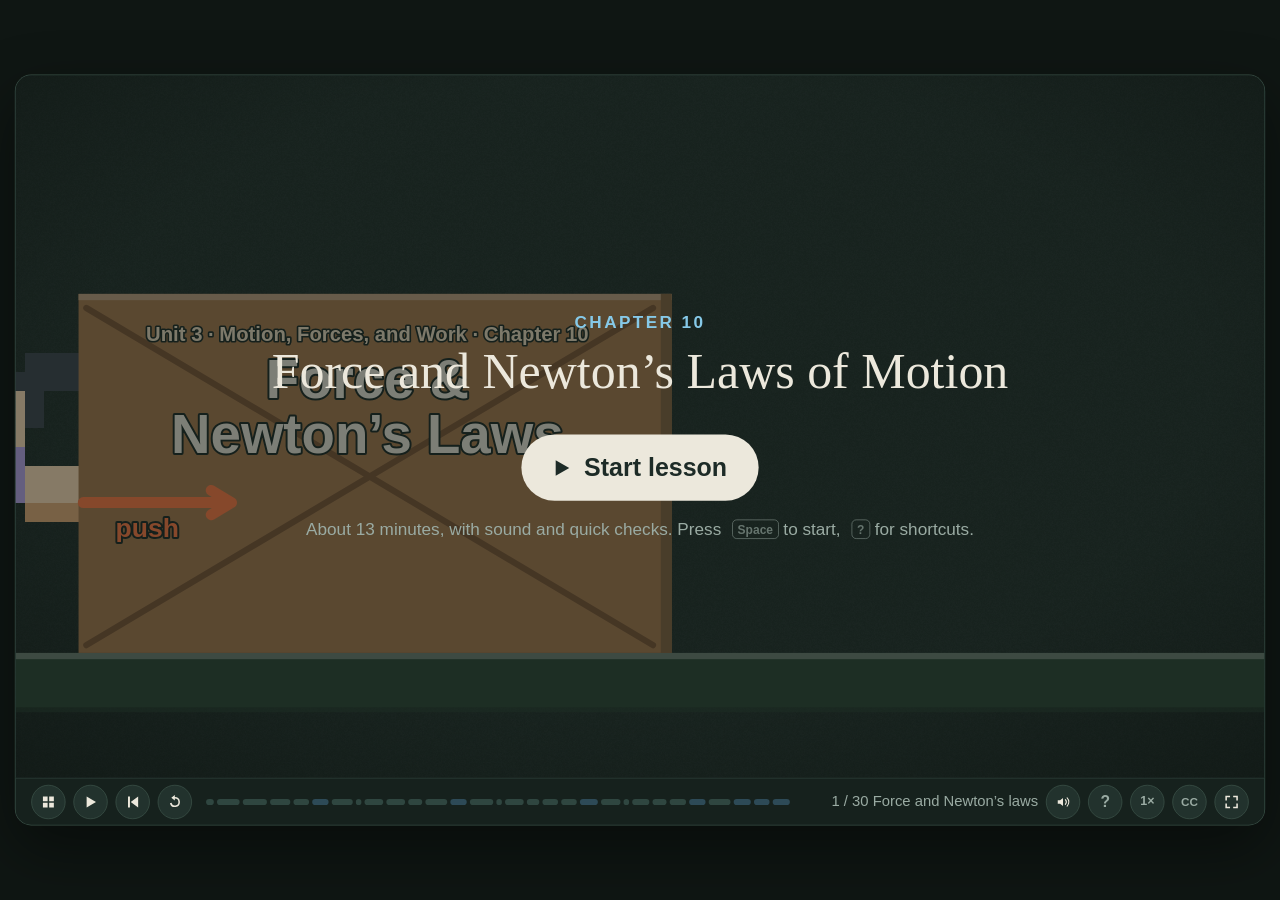
<file: site/science/ch10/index.html>
<!doctype html>
<html lang="en">
<head>
<meta charset="utf-8">
<meta name="viewport" content="width=device-width, initial-scale=1">
<title>Chapter 10: Force and Newton's Laws of Motion — Science</title>
<link rel="stylesheet" href="../lib/engine.css">
<link rel="expect" href="#bar" blocking="render">
</head>
<body>
<script src="../lib/engine.js"></script>
<script src="../lib/figures.js"></script>
<script src="../lib/actors.js"></script>
<script src="../lib/physics.js"></script>
<script src="audio/en/timings.js"></script>
<script>
'use strict';
// Chapter 10, one page in book order: part 1 (force, net force, balanced forces, newtons), part 2 (first law: inertia,
// momentum), part 3 (second law), part 4 (third law), then the chapter practice.
const CHAPTER = { number: 10, title: 'Force and Newton’s Laws of Motion', minutes: 13, language: 'en', next: '../ch11/' };
const Q_CARD = { x: 96, y: 586, w: 1408, cls: 'band' };   // a band card under the scenes; it moves up by itself when taller
const GY = 560;                                           // ground line in side-view scenes
const Y1 = 740;                                           // part 1: a lower ground line under big actors
// A ground band, not a slab: the space below stays free for values and notes.
const ground = (p, y = GY, x = 0, w = 1600) => { phBlock(p, x, y, w, 70, PH.grass, { top: 8, ol: 0 }); mk('rect', { x, y: y + 70, width: w, height: 6, fill: PH.grass, opacity: .5 }, p); };
const TY = { title: 100, rule: 40, value: 40, label: 30, note: 26 };   // the type scale: title, rule, key values, labels, notes
const N = 40;                                             // force arrows: 40 px per newton (scaled per scene where noted)

/* ---------- actors and light context ---------- */
// Light tufts on the grass band: with a following camera they show the motion.
const marks = (p, y, x0, x1) => { for (let x = x0; x < x1; x += 140) mk('rect', { x, y: y + 18, width: 24, height: 8, fill: lt(PH.grass, .2) }, p); };
const park = (p, xs = [90, 1530]) => xs.forEach(x => phSprite(p, 'tree', { x, y: GY + 2 }));
function rink(p, y = GY, x = 0, w = 1600) {          // an ice rink: boards behind, a red centre line
  phBlock(p, x, y, w, 110, '#cfe8f3', { top: 8, ol: 0 });
  phBlock(p, x, y - 64, w, 64, '#eef5f7', { top: 0, ol: 0 });
  mk('rect', { x, y: y - 70, width: w, height: 8, fill: '#3f6f9e' }, p);
  mk('rect', { x: 796, y: y + 8, width: 8, height: 102, fill: '#d24b4b', opacity: .5 }, p);
}
function goal(p, x) {       // a pixel soccer goal (side view)
  path(p, `M${x} ${GY}V${GY - 150}H${x + 90}`, { stroke: '#ece8dc', 'stroke-width': 10 });
  path(p, `M${x + 10} ${GY - 140}L${x + 90} ${GY}M${x + 30} ${GY - 140}L${x + 90} ${GY - 40}`, { stroke: '#ece8dc', 'stroke-width': 2, opacity: .5 });
}
// A pusher with a cart (or car) that stays on her hands: at(x, dist) walks her and places the load at her hand.
function pusher(p, role, load = 'cart') {
  const a = phActor(p, role, { y: GY, anim: 'push' }), c = load === 'car' ? phCar(p, { y: GY }) : phSprite(p, 'cart', { y: GY });
  return { a, c, at(x, dist, walk = true) {
    put(a, { x }); if (walk) a.stride('push', dist); else a.show('push', 0);
    const [hx] = a.hand('F'); put(c, { x: hx + (load === 'car' ? 126 : 52) }); if (load === 'car') phRoll(c, hx);
    return hx;
  } };
}

// A thought bubble [x0, y0, x1, y1] whose tail points down at x (a head below it), shown at t0.
function thought(p, [x0, y0, x1, y1], x, lines, t0) {
  const q = G(p, { o: 0 });
  mk('rect', { x: x0, y: y0, width: x1 - x0, height: y1 - y0, rx: 40, fill: '#22322d', stroke: COL.dim, 'stroke-width': 3 }, q);
  path(q, `M${x - 30} ${y1 - 2}L${x + 30} ${y1 - 2}L${x} ${y1 + 66}Z`, { fill: COL.dim });
  lines.forEach((s, i) => T(q, s, { x: (x0 + x1) / 2, y: y0 + 70 + i * 56, size: 42, anchor: 'middle' }));
  show(q, t0); return q;
}
// A part title beside its picture: the part over the law's name.
function opener(p, x, y, part, name) {
  const g = G(p, { o: 0, y: 24 });
  phLabel(g, part.toUpperCase(), { x, y: y - 80, size: 30, fill: COL.dim, weight: 600 }); phLabel(g, name, { x, y, size: 84, weight: 600 });
  tw(g, { o: 1, y: 0 }, .2, 1.1, out); return g;
}
// A summary: each takeaway beside a small picture of its moment; icon(g) draws into the row (text baseline at y 0).
function summary(p, m, rows, next) {
  rows.forEach(([lines, icon], i) => {
    const g = G(p, { x: -16, y: 250 + i * 220, o: 0 });
    lines.forEach((s, j) => T(g, s, { x: 430, y: j * 50, size: 38, weight: 600 }));
    icon(g); tw(g, { o: 1, x: 0 }, m(['w1', 'w2', 'w3'][i]), .6);
  });
  txt(p, next, 800, 860, m('end'), { size: 32, fill: COL.dim, weight: 500 });
}

// Under the practice card, a still diagram of the current question's situation (objects only), swapped per question.
const PICS = {
  'p-bal': g => { phBlock(g, 260, 800, 1000, 12, PH.walk, { top: 0, ol: 0 }); [[460, 3, 3], [1060, 5, 2]].forEach(([x, a, b]) => { crate(g, { x, y: 800, w: 160, h: 130 }); forceArrow(g, { w: 12 }).set(x + 84, 730, a * 36, 0, ''); forceArrow(g, { w: 12 }).set(x - 84, 730, b * 36, 180, ''); }); },
  'p-first': g => { phBlock(g, 300, 800, 900, 30, '#cfe8f3', { top: 6, ol: 0 }); const k = G(g, { x: 600, y: 800 }); mk('rect', { x: -50, y: -40, width: 100, height: 40, rx: 12, fill: '#22282a' }, k); arrowAt(path(g, '', { stroke: VEL, 'stroke-width': 10 }), 660, 780, 130, 0, 22); crate(g, { x: 1000, y: 800, w: 150, h: 120 }); },
  'p-unit': g => { phBlock(g, 400, 800, 800, 12, PH.walk, { top: 0, ol: 0 }); crate(g, { x: 800, y: 800, w: 170, h: 140, label: '1 kg' }); forceArrow(g, { w: 14, size: 34 }).set(530, 730, 180, 0, '1 N'); forceArrow(g, { color: ACC, w: 12, size: 32 }).set(740, 620, 160, 0, '?'); },
  'p-net3': g => { phBlock(g, 300, 800, 900, 12, PH.walk, { top: 0, ol: 0 }); crate(g, { x: 700, y: 800, w: 200, h: 170 }); forceArrow(g, { w: 14, size: 34 }).set(806, 690, 6 * 36, 0, '6 N'); forceArrow(g, { w: 14, size: 34 }).set(806, 760, 4 * 36, 0, '4 N', 'below'); forceArrow(g, { w: 14, size: 34 }).set(594, 725, 3 * 36, 180, '3 N'); },
  'p-second': g => { phBlock(g, 400, 800, 800, 12, PH.walk, { top: 0, ol: 0 }); crate(g, { x: 800, y: 800, w: 170, h: 140, label: 'mass' }); forceArrow(g, { w: 14, size: 32 }).set(470, 730, 240, 0, 'net force'); forceArrow(g, { color: ACC, w: 12, size: 32 }).set(720, 620, 200, 0, 'acceleration'); },
  'p-car': g => { mk('rect', { x: 200, y: 820, width: 1000, height: 40, fill: '#3a4541' }, g); phCar(g, { x: 700, y: 820, s: 2 }); phLabel(g, '2,000 kg', { x: 700, y: 650, size: 38 }); forceArrow(g, { color: ACC, w: 12, size: 34 }).set(600, 600, 200, 0, '3 m/s²'); },
  'p-third': g => { phBlock(g, 300, 800, 900, 12, PH.walk, { top: 0, ol: 0 }); crate(g, { x: 660, y: 800, w: 140, h: 120 }); crate(g, { x: 800, y: 800, w: 140, h: 120 }); forceArrow(g, { w: 12 }).set(740, 700, 120, 0, ''); forceArrow(g, { w: 12 }).set(720, 700, 120, 180, ''); },
  'p-mom': g => { phBlock(g, 300, 820, 900, 12, PH.walk, { top: 0, ol: 0 }); phBall(g, 50, { x: 700, y: 770 }); phLabel(g, '0.5 kg', { x: 700, y: 690, size: 34 }); forceArrow(g, { color: VEL, w: 12, size: 34 }).set(760, 770, 200, 0, '8 m/s'); },
};
let PRACTICE;   // the practice beat's panel: its question pictures are drawn there
const withPics = qs => qs.map(q => ({ ...q, build(body, api) { const old = PRACTICE.querySelector('.pic'); if (old) old.remove(); const g = G(PRACTICE); g.classList.add('pic'); PICS[q.id]?.(g); return q.build(body, api); } }));

/* ---------- beats ---------- */
const BEATS = [
/* ---------- part 1: force and net force ---------- */
// Part 1 is composed as whole frames (books/science/review/ch10_storyboard): big actors on a low ground line (Y1), each
// value on its arrow, each sentence beside the thing it names.
['intro', 'Force and Newton’s laws', (m, D) => {
  const p = panel(0), Y = Y1, S = 3, W = 760, H = 460, tp = 2.1, x0 = -60, v = 440 / (tp + .2);
  ground(p, Y);
  // You push the title crate into the frame, then let go: it slides a little and stops.
  const a = phActor(p, 'you', { y: Y, s: S, anim: 'push' }), c = crate(p, { y: Y, w: W, h: H }), f = forceArrow(p, { w: 14, size: 34 });
  phLabel(c, 'Unit 3 · Motion, Forces, and Work · Chapter 10', { x: -10, y: -400, size: 26, fill: '#eedec4', weight: 600 });
  phLabel(c, 'Force &', { x: -10, y: -326, size: 70 }); phLabel(c, 'Newton’s Laws', { x: -10, y: -256, size: 70 });
  const X = t => t < tp ? x0 + v * t : t < tp + .4 ? x0 + v * tp + v * ((t - tp) - (t - tp) ** 2 / .8) : x0 + v * (tp + .2);
  clockRun(t => {
    put(a, { x: X(t) }); a.stride('push', (X(t) - x0) / S);
    const [hx, hy] = a.hand('F'); put(c, { x: hx + W / 2 - 6 });
    f.set(hx, hy - 4, t < tp ? 190 : 0, 0, 'push', 'below');
  }, D);
  thought(p, [150, 96, 910, 256], 430, ['What makes things start, stop,', 'speed up, or turn?'], m('sub'));   // your thought, right above you
}, { lead: false }],
['force', 'A push or a pull', (m, D) => {
  const p = panel(0), Y = Y1, S = 3, CS = 2.5, CW = 112 * CS;   // the cart handle meets her hands
  const t1 = m('push'), t2 = m('pull'), td = m('dir'), ts = m('shape'), tg = td + 4.6;   // tg: "the longer the arrow"
  // One street: you push a cart on the left, your friend pulls one further along. The pushing force is 2 N, then 6 N
  // (it grows on "the longer the arrow"); each cart speeds up only while it is pushed or pulled. At "shape" the
  // street freezes and fades, and a can is squeezed in close-up.
  const c = 7, tk = tg + .5, P0 = 300, Q0 = 3300;   // far enough apart that neither cart peeks into the other's frame
  const dP = t => { const u = Math.max(0, Math.min(t, ts) - t1), k = Math.max(0, Math.min(t, ts) - tk); return c * (2 * u * u + 4 * k * k) / 2; };
  const dQ = t => { const u = Math.max(0, Math.min(t, ts) - t2); return 15 * u * u / 2; };
  const cam = camera(p, D), w = cam.world;
  cam.cut({ x: t => Math.max(800, P0 + dP(t) + 500) }, 0).to({ x: t => Q0 + dQ(t) - 300 }, t2 - .15, 1.1).to({ x: t => Math.max(800, P0 + dP(t) + 500) }, td, 1.1);
  // The pushing cart and its labels cover x 450..2450: no tree there, so nothing shows through it. Tufts on the grass show the motion.
  [2650, 4300, 5000].forEach(x => phSprite(w, 'tree', { x, y: Y + 2, s: 1.6 }));
  ground(w, Y, -800, 6400); marks(w, Y, -600, 5600);
  const pa = phActor(w, 'you', { y: Y, s: S, anim: 'push' }), pc = phSprite(w, 'cart', { y: Y, s: CS }), f1 = forceArrow(w, { w: 14 });
  const lab = phLabel(w, '', { size: 36, fill: FORCE, anchor: 'start' }), note = T(w, 'longer arrow = bigger push', { size: 28, fill: COL.dim, weight: 500, o: 0 });
  const qa = phActor(w, 'friend', { y: Y, s: S, anim: 'pull' }), qc = phSprite(w, 'cart', { y: Y, s: CS }), rope = path(w, '', { stroke: '#c9b38d', 'stroke-width': 8 }), f2 = forceArrow(w, { w: 14, size: 36 });
  show(note, tg);
  clockRun(t => {
    const d = dP(t); put(pa, { x: P0 + d }); if (d > 0) pa.stride('push', d / S); else pa.show('push', 0);
    const [hx, hy] = pa.hand('F'); put(pc, { x: hx + CW / 2 - 6 });
    const F = 2 + 4 * ramp(t, tg, tg + 1), len = t > t1 - .1 ? F * 50 : 0;
    f1.set(hx, hy - 6, len, 0, '');                            // from the hands, along the top of the cart
    phText(lab, len ? (t < td ? 'push' : `push · ${Math.round(F)} N`) : ''); put(lab, { x: hx + len + 18, y: hy + 6 });
    put(note, { x: hx + len + 18, y: hy + 46 });
    const e = dQ(t); put(qa, { x: Q0 + e }); if (e > 0) qa.stride('pull', e / S); else qa.show('pull', 0);
    const [rx, ry] = qa.hand('F'), cx = rx - 160 - CW / 2; put(qc, { x: cx });
    rope.setAttribute('d', `M${cx + CW / 2 - 8} ${Y - 150}L${rx} ${ry}`);
    f2.set(cx + CW / 2 - 90, Y - 250, t > t2 - .1 ? 150 : 0, 0, 'pull');   // above the rope, short of her body
  }, D);
  // Screen text sits over the actor the camera is showing.
  const s1 = phLabel(p, 'A force is a push…', { x: 150, y: 290, size: 56, anchor: 'start', o: 0 }), s2 = phLabel(p, '…or a pull.', { x: 1100, y: 290, size: 56, o: 0 });
  const s3 = phLabel(p, 'Every force has a size and a direction.', { x: 150, y: 290, size: 48, anchor: 'start', o: 0 });
  show(s1, .3); hide(s1, t2 - .3, .3); show(s2, t2 + .7); hide(s2, td - .1, .3); show(s3, td + 1); hide(s3, ts - .3, .3);
  tw(cam.el, { o: 0 }, ts - .1, .4);
  // The can: squeezed from above and below, it flattens, then keeps its crushed shape. The arrows touch it only
  // while it is squeezed.
  const can = G(p, { o: 0 }), cg = G(can, { x: 640 }), cs = phSprite(cg, 'can', { s: 5 }), sq1 = forceArrow(can, { w: 16, size: 38 }), sq2 = forceArrow(can, { w: 16 });
  show(can, ts + .1, .4);
  txt(p, 'A force can change', 860, 440, ts + .5, { size: 50, weight: 700, anchor: 'start' }); txt(p, 'an object’s shape.', 860, 505, ts + .7, { size: 50, weight: 700, anchor: 'start' });
  clockRun(t => {
    const k = ramp(t, ts + .8, ts + 1.8), crushed = k >= 1, sy = 1 - .375 * k, sx = 1 + .4 * k, h = crushed ? 200 : 320 * sy;
    phFrame(cs, crushed ? 'can_crushed' : 'can');
    cs._in.setAttribute('transform', crushed ? '' : `scale(${sx.toFixed(3)},${sy.toFixed(3)})`);
    put(cg, { y: 450 + h / 2 });                                 // its centre stays put while it flattens
    const on = t > ts + .4 && t < ts + 2.3;
    sq1.set(640, 450 - h / 2 - 150, on ? 130 : 0, 90, 'squeeze', 'left'); sq2.set(640, 450 + h / 2 + 150, on ? 130 : 0, -90, '');
  }, D);
}],
['net', 'Net force', (m, D) => {
  const p = panel(0), FY = 600, ta = m('add'), ts = m('sub'), U = 70;
  // One crate the camera keeps in place (the floor slides): 3 N + 2 N push it from "add"; from "sub", 5 N one way and
  // 3 N the other. It speeds up only while the forces act: 25 px/s² for 5 N, 10 px/s² for 2 N.
  const te = ts - .4, v1 = 25 * (te - ta);
  const dX = t => { const u = Math.min(Math.max(0, t - ta), te - ta), k = Math.max(0, t - ts - .1); return 12.5 * u * u + (t > te ? v1 * (t - te) : 0) + 5 * k * k; };
  const cam = camera(p, D), w = cam.world, fl = cam.layer(1, 160);
  cam.cut({ x: t => 900 + dX(t) }, 0);
  phBlock(fl, 0, FY, 1760, 70, '#44564c', { top: 6, ol: 0 });
  for (let x = 0; x < 1760; x += 160) mk('rect', { x, y: FY + 6, width: 6, height: 64, fill: '#33433a' }, fl);
  const cr = crate(w, { y: FY, w: 320, h: 260 });
  const A = forceArrow(w, { w: 16, size: 40 }), B = forceArrow(w, { w: 16, size: 40 });
  clockRun(t => {
    const X = 800 + dX(t); put(cr, { x: X });
    const g1 = t < te ? ramp(t, ta, ta + .4) : 0, g2 = ramp(t, ts, ts + .4);
    if (t < ts) { A.set(X + 160, 420, 3 * U * g1, 0, '3 N'); B.set(X + 160, 520, 2 * U * g1, 0, '2 N'); }
    else { A.set(X + 160, 470, 5 * U * g2, 0, '5 N'); B.set(X - 160, 470, 3 * U * g2, 180, '3 N'); }
  }, D);
  // The rule above the crate, the sum on one line under it, ending in the net force.
  const h1 = txt(p, 'Same direction: add', 700, 270, ta, { size: 50, weight: 700 }); hide(h1, te, .3);
  txt(p, 'Opposite directions: subtract', 700, 270, ts, { size: 50, weight: 700 });
  const eq1 = runs(p, [['3 N + 2 N = ', COL.chalk], ['5 N', NETF]], { x: 620, y: 780, size: 56, weight: 700 }),
    eq2 = runs(p, [['5 N − 3 N = ', COL.chalk], ['2 N', NETF]], { x: 620, y: 780, size: 56, weight: 700 });
  show(eq1, ta + 1.2); hide(eq1, te, .3); show(eq2, ts + 1.6);
  const NF = forceArrow(p, { color: NETF, w: 18, size: 30 });
  clockRun(t => NF.set(880, 762, t < te ? 5 * 44 * ramp(t, ta + 2.4, ta + 2.8) : t > ts + 3 ? 2 * 44 * ramp(t, ts + 3, ts + 3.4) : 0, 0, 'net force'), D);
  txt(p, 'net force: the total of all the forces on an object', 800, 850, m('netw'), { size: 30, fill: COL.dim, weight: 500 });
}, { lead: false }],
['balance', 'Balanced and unbalanced', (m, D) => {
  const p = panel(0), Y = Y1, S = 3, tb = m('bal'), tu = m('unbal'), U = 16;
  // Equal pulls: nothing moves. From "unbalanced", your pull grows to 15 N and everything speeds up toward you
  // (net 5 N); the camera follows partway, so the flag drifts past the start line.
  const dX = t => { const u = Math.max(0, t - tu - .4); return 4 * u * u; };
  const cam = camera(p, D), w = cam.world; cam.cut({ x: t => 800 + .6 * dX(t) }, 0);
  [70, 2300].forEach(x => phSprite(w, 'tree', { x, y: Y + 2, s: 1.6 }));
  ground(w, Y, -400, 3200);
  path(w, `M800 ${Y + 12}V${Y + 62}`, { stroke: COL.dim, 'stroke-width': 4, 'stroke-dasharray': '6 6' });
  const L = phActor(w, 'friend', { y: Y, s: S, anim: 'strain' }), R = phActor(w, 'you', { y: Y, s: S, anim: 'strain' }).face(-1);
  const rope = path(w, '', { stroke: '#c9b38d', 'stroke-width': 10 }), flag = G(w);
  mk('rect', { x: -9, y: -6, width: 18, height: 50, fill: COL.bad }, flag);
  const FL = forceArrow(w, { w: 16, size: 40 }), FR = forceArrow(w, { w: 16, size: 40 }), NF = forceArrow(w, { color: NETF, w: 18, size: 34 });
  const tag = phLabel(w, '', { y: 470, size: 60 }), zero = phLabel(w, 'net force 0', { y: 700, size: 38, o: 0 });
  show(zero, tb + 1.5); hide(zero, tu, .3);
  clockRun(t => {
    const pull = 10 + 5 * ramp(t, tu, tu + .8), d = dX(t), sh = d ? 0 : Math.sin(t * 31) * 3;   // straining: a small shake
    put(L, { x: 360 + d + sh }); put(R, { x: 1240 + d - sh });
    if (d > 0) { L.stride('stumble', d / S); R.stride('backstep', d / S); } else { L.show('strain', t * 3); R.show('strain', t * 3 + 1); }
    const [lx, ly] = L.hand('F'), [rx, ry] = R.hand('F'), mx = (lx + rx) / 2;
    rope.setAttribute('d', `M${lx} ${ly}L${rx} ${ry}`); put(flag, { x: mx, y: (ly + ry) / 2 });
    const on = t > .3;
    FL.set(360 + d + 60, 300, on ? 10 * U : 0, 180, '10 N'); FR.set(1240 + d - 60, 300, on ? pull * U : 0, 0, `${Math.round(pull)} N`);
    phText(tag, t < tb ? '' : t < tu ? 'balanced' : 'unbalanced'); put(tag, { x: mx }); put(zero, { x: mx });
    NF.set(mx - 75, 715, t > tu + .9 ? 150 : 0, 0, 'net force 5 N');
  }, D);
}, { lead: false }],
['newton', 'The newton', (m, D) => {
  const p = panel(0), Y = Y1, ta = m('apple'), td = m('def');
  // Two frames in one world: an apple caught in your hand (the camera eases in), then a pan to a 1 kg crate pushed with
  // 1 N, which the camera follows (ticks on the ground show it speeding up). The equation reads under the crate.
  const tp = td + .8, dC = t => { const u = Math.max(0, t - tp); return 20 * u * u; };   // 1 m/s²
  const cam = camera(p, D), w = cam.world;
  cam.to({ x: 900, y: 470, z: 1.12 }, ta + .3, 2.2).to({ x: t => 2400 + dC(t), y: 520, z: 1 }, td, 1.1);
  ground(w, Y, -400, 6000);
  for (let x = 1700; x < 5600; x += 120) mk('rect', { x, y: Y + 14, width: 6, height: 26, fill: lt(PH.grass, .25) }, w);
  // the apple
  const a = phActor(w, 'you', { x: 520, y: Y, s: 3, anim: 'stand' }), ap = phSprite(w, 'apple', { s: 2 });
  const up = forceArrow(w, { w: 16, size: 34 }), dn = forceArrow(w, { w: 16, size: 34 });
  const u1 = phLabel(w, 'Force is measured in', { x: 1160, y: 400, size: 44, weight: 600, o: 0 }), u2 = phLabel(w, 'newtons (N)', { x: 1160, y: 470, size: 66, o: 0 });
  show(u1, .3); show(u2, .6); hide(u1, ta - .3, .3); hide(u2, ta - .3, .3);
  const n1 = phLabel(w, '≈ 1 newton', { x: 1160, y: 450, size: 66, o: 0 }), n2 = phLabel(w, 'to hold up an apple', { x: 1160, y: 510, size: 36, fill: COL.dim, weight: 600, o: 0 });
  show(n1, ta + .3); show(n2, ta + .6);
  const tf = ta - .6, top = -120;
  clockRun(t => {
    const absorb = t > ta && t < ta + .3;
    if (t < tf - .4) a.show('stand'); else a.show('catch', absorb ? 1 : 0);
    const [hx, hy] = a.hand('F'), x = hx + 30, yh = hy + 4;
    const y = t < tf ? top : t < ta ? top + (yh - top) * ((t - tf) / .6) ** 2 : yh;   // falls, then rests in your hand
    put(ap, { x, y, o: t < tf ? 0 : 1 });
    dn.set(x, y + 6, t > tf ? 130 : 0, 90, t > ta ? 'gravity 1 N' : '', 'right');
    up.set(x, y - 100, t > ta ? 130 : 0, -90, 'hand 1 N', 'right');
  }, D);
  // the definition
  const X0 = 2360, cr = crate(w, { y: Y, w: 240, h: 210, label: '1 kg' }), fp = forceArrow(w, { w: 16, size: 42 }), ac = path(w, '', { stroke: ACC, 'stroke-width': 12 });
  const al = phLabel(w, '1 m/s²', { size: 38, fill: ACC, o: 0 }); show(al, td + 3.6);
  clockRun(t => {
    const X = X0 + dC(t); put(cr, { x: X });
    fp.set(X - 126 - 240, Y - 100, t > tp ? 240 : 0, 0, '1 N');
    arrowAt(ac, X + 60, Y - 270, t > td + 3.6 ? 220 : 0, 0, 26); put(al, { x: X + 170, y: Y - 296 });
  }, D);
  [['1 N', FORCE, 500, 1], ['=', COL.chalk, 620, 2.2], ['1 kg', COL.chalk, 760, 2.2], ['×', COL.chalk, 890, 4], ['1 m/s²', ACC, 1030, 4]]
    .forEach(([s, fill, x, dt]) => txt(p, s, x, 800, td + dt, { size: 64, fill, weight: 700 }));
  txt(p, '1 newton gives 1 kilogram an acceleration of 1 m/s²', 800, 862, td + 5, { size: 28, fill: COL.dim, weight: 500 });
}, { lead: false }],
['q1', 'Quick check', (m, D) => {
  const p = panel(0), Y = 500, S = 2.4, U = 20;
  // The picture fills the top, leaving the band below for the card.
  ground(p, Y);
  const L = phActor(p, 'friend', { y: Y, s: S, anim: 'strain' }), R = phActor(p, 'you', { y: Y, s: S, anim: 'strain' }).face(-1), rope = path(p, '', { stroke: '#c9b38d', 'stroke-width': 8 });
  const fl = forceArrow(p, { w: 14, size: 36 }), fr = forceArrow(p, { w: 14, size: 36 });
  fl.set(430, 150, 10 * U, 180, 'brother: 10 N'); fr.set(1170, 150, 15 * U, 0, 'you: 15 N');
  clockRun(t => { const sh = Math.sin(t * 31) * 2.5; put(L, { x: 380 + sh }); put(R, { x: 1220 - sh }); L.show('strain', t * 3); R.show('strain', t * 3 + 1);
    const [lx, ly] = L.hand('F'), [rx, ry] = R.hand('F'); rope.setAttribute('d', `M${lx} ${ly}L${rx} ${ry}`); }, D);
}, { ask: done => quiz(Q_CARD, [
  { id: 'c-tug', prompt: ['Tug-of-war: you pull with 15 newtons, your brother pulls the other way with 10 newtons. What is the ', h('b', '', 'net force'), '?'],
    build: blanks([{ parts: ['net force = 15 − 10 = ', { box: '5' }, ' newtons'], why: 'Opposite directions subtract: 15 − 10 = 5 newtons, toward you.', hint: 'The forces point in opposite directions, so subtract.' }]) },
  { id: 'c-tugdir', prompt: ['Which way does the rope start to move?'],
    build: choice([['toward you'], ['toward your brother'], ['it does not move']], 0,
      'The net force (5 newtons) points toward you, the stronger pull.',
      [null, 'Your brother pulls with less force; the net force points toward you.', 'The forces are unbalanced (15 vs 10), so the rope moves.']) },
  { id: 'c-bal', prompt: ['Two teams each pull with 20 newtons in opposite directions. These forces are…'],
    build: choice([['balanced: the net force is 0'], ['unbalanced: the net force is 40 newtons']], 0,
      'Equal and opposite forces cancel: the net force is 0, so nothing changes.',
      [null, 'They point in opposite directions, so subtract: 20 − 20 = 0.']) },
], done) }],
['wrap1', 'Summary · Force', (m, D) => {
  summary(panel(0), m, [
    [['A force is a push or a pull, with a size and a direction.'], g => { phSprite(g, 'cart', { x: 260, y: 40, s: 1.6 }); forceArrow(g, { w: 10 }).set(40, -85, 120, 0, ''); }],
    [['Same way, forces add; opposite ways, they subtract.', 'Their total is the net force.'], g => { crate(g, { x: 220, y: 50, w: 140, h: 120 }); forceArrow(g, { w: 10 }).set(296, -30, 100, 0, ''); forceArrow(g, { w: 10 }).set(296, 15, 64, 0, ''); }],
    [['Balanced forces cancel; unbalanced forces change motion.'], g => { path(g, 'M150 10H330', { stroke: '#c9b38d', 'stroke-width': 8 }); mk('rect', { x: 234, y: 4, width: 12, height: 44, fill: COL.bad }, g);
      forceArrow(g, { w: 10 }).set(150, -30, 80, 180, ''); forceArrow(g, { w: 10 }).set(330, -30, 80, 0, ''); }],
  ], 'Next: Newton’s first law.');
}],
/* ---------- part 2: Newton's first law ---------- */
['part2', 'Part 2 · The first law', (m, D) => {
  const p = panel(0), Y = Y1;
  ground(p, Y);
  const kid = phActor(p, 'you', { x: 380, y: Y, s: 3, anim: 'stand' }); phBall(p, 64, { x: 640, y: Y - 64 });
  clockRun(t => kid.show('stand'), D);
  opener(p, 1130, 470, 'Part 2', 'The First Law');
  thought(p, [80, 90, 900, 250], 420, ['Why do things keep doing', 'what they’re already doing?'], m('q'));
}, { lead: false }],
['rest', 'At rest, in motion', (m, D) => {
  const p = panel(0), Y = Y1, R = 64, X0 = 640, tk = m('kick'), ts = m('space'), V0 = 360, A = 90, T0 = V0 / A;   // grass friction: stops after 4 s, 720 px on
  const field = camera(p, D), w = field.world;
  // push in on the kick (wind-up, contact at the word, follow-through), then pull back to watch the ball roll and stop
  field.to({ x: 600, y: Y - 180, z: 1.6 }, tk - 1.4, .9).to({ x: 800, y: 450, z: 1 }, tk + .7, 1.1);
  ground(w, Y);
  const ball = phBall(w, R, { x: X0, y: Y - R }), kid = phActor(w, 'you', { x: X0 - 214, y: Y, s: 3, anim: 'stand' });
  const vA = path(w, '', { stroke: VEL, 'stroke-width': 12 }), kick = forceArrow(w, { w: 14, size: 30 }), fr = forceArrow(w, { w: 14, size: 32 });
  // the words ride above the ball
  const say = (lines, t0, t1) => { const g = G(w, { o: 0 }); lines.forEach((s, i) => phLabel(g, s, { y: i * 52, size: i ? 38 : 44, weight: i ? 600 : 700 })); show(g, t0); if (t1) hide(g, t1, .3); return g; };
  const s1 = say(['at rest:', 'it stays at rest'], m('stay'), tk - .4), s2 = say(['rolling, it would keep rolling…'], m('roll'), m('stop') - .2),
    s3 = say(['friction from the grass and air', 'slows it and stops it'], m('stop'), ts - .3);   // gone before deep space fades in
  const bx = t => { const u = Math.min(Math.max(0, t - tk), T0); return X0 + V0 * u - A * u * u / 2; };
  clockRun(t => {
    const x = bx(t), u = t - tk, v = u > 0 && u < T0 ? V0 - A * u : 0;    // at rest until the kick
    put(ball, { x }); put(ball._spin, { r: (x - X0) / R * 180 / Math.PI });
    arrowAt(vA, x + R + 8, Y - R, v * .3, 0, 24);
    kick.set(X0 - R - 150, Y - R + 20, u > -.1 && u < .15 ? 140 : 0, 0, 'kick');           // the kick force only during contact
    fr.set(x - R - 8, Y - 18, v > 0 && u > .3 ? 100 : 0, 180, 'friction');         // friction only while it rolls
    kid.show(u < -.55 || u > .7 ? 'stand' : 'kick', u < -.12 ? 0 : u < .12 ? 1 : 2);
    [s1, s2, s3].forEach(g => put(g, { x: Math.min(x, 1230), y: Y - 2 * R - 130 }));   // kept inside the frame
  }, D);
  // deep space: the same ball, no friction, the same velocity for as long as we watch
  const sky = camera(p, D, { x: 800, y: 450 });
  put(sky.el, { o: 0 }); show(sky.el, ts, .7);
  prog(q => { if (q === 1) field.el.style.display = 'none'; }, ts + .75, 0, lin);
  const stars = sky.layer(1, 2400);
  for (let i = 0; i < 70; i++) { const k = 2 + 3 * phHash(i, 7); mk('rect', { x: -800 + 4800 * phHash(i, 1), y: 900 * phHash(i, 2), width: k, height: k, fill: COL.chalk, opacity: .3 + .5 * phHash(i, 3) }, stars); }
  const sb = phBall(sky.world, R, { y: 470 }), sv = path(sky.world, '', { stroke: VEL, 'stroke-width': 12 });
  const sx = t => 300 + 220 * (t - ts);
  sky.cut({ x: t => sx(t) + 40 }, 0);
  const sl = G(p, { o: 0 }); phLabel(sl, 'deep space: no friction', { x: 760, y: 330, size: 50 }); phLabel(sl, 'it just keeps going, same speed', { x: 760, y: 384, size: 34, fill: VEL });
  show(sl, ts + .4);
  clockRun(t => { const z = sx(t); put(sb, { x: z }); put(sb._spin, { r: z / R * 180 / Math.PI }); arrowAt(sv, z + R + 8, 470, 150, 0, 24); }, D);
}, { lead: false }],
['law1', 'Newton’s first law', (m, D) => {
  const p = panel(0), tl = m('law'), ti = m('inert');
  // The law is split over its two pictures: rest over the crate, motion over the gliding puck, the condition under both.
  phBlock(p, 60, 560, 680, 40, '#3c4a42', { top: 6, ol: 0 }); crate(p, { x: 400, y: 560, w: 260, h: 210 });
  phBlock(p, 860, 560, 700, 40, '#cfe8f3', { top: 6, ol: 0 });
  const puck = G(p); mk('rect', { x: -50, y: -40, width: 100, height: 40, rx: 12, fill: '#22282a' }, puck); const pv = path(p, '', { stroke: VEL, 'stroke-width': 12 });
  const law = G(p);
  const two = (g, a, b, x, t0) => { const e = G(g, { o: 0 }); phLabel(e, a, { x, y: 230, size: 46 }); phLabel(e, b, { x, y: 290, size: 46 }); show(e, t0); };
  two(law, 'An object at rest', 'stays at rest,', 400, tl); two(law, 'an object in motion', 'stays in motion,', 1210, tl + 2.6);
  txt(law, '…unless a net force acts on it.', 800, 720, tl + 5.2, { size: 50, weight: 700 });
  hide(law, ti - .4, .4);
  const ig = G(p, { o: 0 });
  phLabel(ig, 'inertia', { x: 800, y: 230, size: 96 }); phLabel(ig, 'matter resists changes to its motion', { x: 800, y: 296, size: 36, fill: COL.dim, weight: 600 });
  phLabel(ig, 'the first law is the law of inertia', { x: 800, y: 720, size: 40, weight: 600 });
  show(ig, ti);
  // one slow, steady glide across the whole beat: constant velocity, nothing pushing it
  clockRun(t => { const x = 960 + 26 * t; put(puck, { x, y: 560 }); arrowAt(pv, x + 60, 540, 130, 0, 24); }, D);
}, { lead: false }],
['mass', 'More mass, more inertia', (m, D) => {
  const p = panel(0), S = 2.4, LA = 400, LB = 820, tc = m('catch'), V = 400, X0 = -60;
  // Two lanes, the same speed: the tennis ball is stopped in the hand; the basketball carries the catcher back.
  [LA, LB].forEach(y => phBlock(p, 0, y, 1600, 12, PH.walk, { top: 0, ol: 0 }));
  phLabel(p, 'more mass → more inertia', { x: 800, y: 500, size: 44 });
  const ct = phActor(p, 'friend', { x: 1300, y: LA, s: S, anim: 'catch' }).face(-1), cb = phActor(p, 'friend', { x: 1300, y: LB, s: S, anim: 'catch' }).face(-1);
  const [hx] = ct.hand('F'), tCatch = tc + (hx - X0) / V;   // thrown from off-frame left
  const tb = mk('circle', { r: 22, fill: '#d7e24a', ...phLine(2) }, G(p)).parentNode, bb = mk('circle', { r: 52, fill: '#e07a2e', ...phLine(2.5) }, G(p)).parentNode;
  path(bb, 'M-52 0H52M0 -52V52', { stroke: '#7a3a12', 'stroke-width': 4 });
  const vT = path(p, '', { stroke: VEL, 'stroke-width': 10 }), vB = path(p, '', { stroke: VEL, 'stroke-width': 10 }), sT = forceArrow(p, { w: 12 }), sB = forceArrow(p, { w: 12 });
  const nT = phLabel(p, 'tennis ball · light', { size: 34, weight: 600 }), nB = phLabel(p, 'basketball · heavy', { size: 34, weight: 600 });
  hide(nT, tCatch, .3); hide(nB, tCatch, .3);
  txt(p, 'easy to stop', 900, LA - 150, m('easy'), { size: 44, fill: FORCE, weight: 700 });
  const e2 = G(p, { o: 0 }); phLabel(e2, 'harder to stop:', { x: 900, y: LB - 170, size: 44, fill: FORCE }); phLabel(e2, 'it pushes you back', { x: 900, y: LB - 120, size: 38, fill: FORCE, weight: 600 }); show(e2, m('hard'));
  clockRun(t => {
    const u = t - tc, flying = t < tCatch, k = t - tCatch;
    // tennis: caught at the hand, a short absorb, then it rests in the hand
    const absorb = k > 0 && k < .35; ct.show('catch', absorb ? 1 : 0); put(ct, { x: 1300 + (absorb ? 8 * Math.sin(Math.PI * k / .35) : 0) });
    const [ax, ay] = ct.hand('F'), tx = flying ? X0 + V * Math.max(0, u) : ax - 16; put(tb, { x: tx, y: ay + 8 });
    // basketball: it carries the catcher back (slowing) before she stops it
    const slide = k <= 0 ? 0 : k < .9 ? 200 * k - 200 / 1.8 * k * k : 90;   // ball and catcher share the speed (200 px/s), then she stops
    put(cb, { x: 1300 + slide }); if (k > 0 && k < .9) cb.stride('backstep', slide / S); else cb.show('catch', k > 0 && k < 1.3 ? 1 : 0);
    const [bx2, by2] = cb.hand('F'), bx = flying ? X0 + V * Math.max(0, u) : bx2 - 46; put(bb, { x: bx, y: by2 + 14 });
    arrowAt(vT, tx + 30, ay + 8, flying && u > 0 ? 110 : 0, 0, 22); arrowAt(vB, bx + 60, by2 + 14, (flying && u > 0) || (k > 0 && k < .9) ? 110 * (flying ? 1 : .5 * (1 - k / .9)) : 0, 0, 22);
    sT.set(tx - 30, ay - 30, absorb ? 70 : 0, 180, ''); sB.set(bx - 60, by2 - 30, k > 0 && k < .9 ? 70 : 0, 180, '');   // the hands' stopping force, while they stop it
    put(nT, { x: tx, y: ay - 40 }); put(nB, { x: bx, y: by2 - 56 });
  }, D);
}, { lead: false }],
['momentum', 'Momentum', (m, D) => {
  const p = panel(0), t0 = m('pool'), V = 90, xHit = 620, R = 44, tHit = t0 + 1;
  // A close overhead table: the white ball rolls in, hits the red one and stops; the red one carries the momentum on.
  const xw = t => t < tHit ? xHit - V * (tHit - t) : xHit, xr = t => t < tHit ? xHit + 2 * R : xHit + 2 * R + V * (t - tHit);
  phBlock(p, 0, 290, 1600, 320, '#6b4a30', { top: 0, ol: 0 }); phBlock(p, 0, 320, 1600, 260, '#2f7d4f', { top: 0, ol: 0 });
  show(runs(p, [['momentum', COL.chalk], [' = mass × ', COL.chalk], ['velocity', VEL]], { x: 800, y: 250, size: 52, weight: 700 }), m('f'));
  const wb = mk('circle', { r: R, fill: '#f4f1e8', ...phLine(2) }, G(p)).parentNode, rb = mk('circle', { r: R, fill: '#d24b4b', ...phLine(2) }, G(p)).parentNode;
  const vw = path(p, '', { stroke: VEL, 'stroke-width': 10 }), vr = path(p, '', { stroke: VEL, 'stroke-width': 10 });
  const lw = phLabel(p, '', { size: 30, weight: 600, o: 0 }), lr = phLabel(p, '', { size: 30, weight: 600, o: 0 }); show(lw, m('f', 1)); show(lr, m('f', 1));
  // the totals read under the table: before, then after, then why they match
  txt(p, 'before:  0.4 + 0 = 0.4 kg·m/s', 800, 690, t0, { size: 44, weight: 700 });
  txt(p, 'after:  0 + 0.4 = 0.4 kg·m/s', 800, 750, tHit + .6, { size: 44, weight: 700 });
  txt(p, 'two balls, no outside forces (friction ignored): the total stays the same', 800, 820, m('cons'), { size: 30, fill: COL.dim, weight: 500 });
  const P = '0.2 kg × 2 m/s = 0.4';
  clockRun(t => {
    const a = xw(t), b = xr(t), before = t < tHit;
    put(wb, { x: a, y: 450 }); put(rb, { x: b, y: 450 });
    arrowAt(vw, a + R + 8, 400, before ? 100 : 0, 0, 22); arrowAt(vr, b + R + 8, 400, before ? 0 : 100, 0, 22);
    // the long label reaches away from the other ball, so it never runs into the neighbour's 0
    if (lw._b !== before) { lw._b = before; lw.setAttribute('text-anchor', before ? 'end' : 'middle'); lr.setAttribute('text-anchor', before ? 'middle' : 'start'); }
    put(lw, { x: before ? a + 30 : a, y: 540 }); phText(lw, before ? P : '0'); put(lr, { x: before ? b : b - 30, y: 540 }); phText(lr, before ? '0' : P);
  }, D);
}, { lead: false }],
['q2', 'Quick check', (m, D) => {
  const p = panel(0), Y = 480, R = 56;
  ground(p, Y);
  const ball = phBall(p, R, { y: Y - R }), vA = path(p, '', { stroke: VEL, 'stroke-width': 12 }), fr = forceArrow(p, { w: 14, size: 32 });
  clockRun(t => { const tt = Math.min(t, 3.6), x = 300 + 300 * tt - 42 * tt * tt, v = Math.max(0, 300 - 84 * t);
    put(ball, { x }); put(ball._spin, { r: x / R * 180 / Math.PI }); arrowAt(vA, x + R + 8, Y - R, v * .35, 0, 24); fr.set(x - R - 8, Y - 18, v > 0 ? 90 : 0, 180, 'friction'); }, D);
}, { ask: done => quiz(Q_CARD, [
  { id: 'c-inertia', prompt: ['A bowling ball and a soccer ball are the same size. Which has more ', h('b', '', 'inertia'), '?'],
    build: choice([['the bowling ball'], ['the soccer ball'], ['they have the same inertia']], 0,
      'The bowling ball has much more mass, so it resists changes in motion more.',
      [null, 'The soccer ball is lighter: less mass, less inertia.', 'Inertia depends on mass, not size.']) },
  { id: 'c-friction', prompt: ['A ball rolling on grass slows down and stops. Why?'],
    build: choice([['friction pushes against its motion'], ['it runs out of inertia'], ['no force acts on it']], 0,
      'Friction from the grass and air is a force against the motion: an unbalanced force that slows it down.',
      [null, 'Inertia is not used up; the ball would keep rolling without friction.', 'With no force at all, it would keep rolling forever (first law).']) },
  { id: 'c-mom', prompt: ['A 2 kilogram ball rolls at 3 meters per second. What is its ', h('b', '', 'momentum'), '?'],
    build: blanks([{ parts: ['momentum = 2 × 3 = ', { box: '6' }, ' kilogram meters per second'], why: 'mass × velocity = 2 × 3 = 6.', hint: 'Momentum = mass × velocity.' }]) },
], done) }],
['wrap2', 'Summary · First law', (m, D) => {
  summary(panel(0), m, [
    [['Objects keep their motion unless a net force acts on them.'], g => { mk('rect', { x: 150, y: -34, width: 90, height: 34, rx: 10, fill: '#22282a' }, g); arrowAt(path(g, '', { stroke: VEL, 'stroke-width': 8 }), 250, -17, 90, 0); }],
    [['Inertia resists changes in motion;', 'more mass, more inertia.'], g => { mk('circle', { cx: 190, cy: -4, r: 14, fill: '#d7e24a', ...phLine(2) }, g); mk('circle', { cx: 280, cy: 4, r: 36, fill: '#e07a2e', ...phLine(2) }, g); }],
    [['Momentum = mass × velocity; with no outside', 'forces, the total stays the same.'], g => { mk('circle', { cx: 200, cy: 0, r: 30, fill: '#f4f1e8', ...phLine(2) }, g); mk('circle', { cx: 290, cy: 0, r: 30, fill: '#d24b4b', ...phLine(2) }, g); }],
  ], 'Next: Newton’s second law.');
}],
/* ---------- part 3: Newton's second law ---------- */
['part3', 'Part 3 · The second law', (m, D) => {
  const p = panel(0), Y = Y1, S = 3, CW = 112 * 2.5, d = t => 16 * t * t;
  // You push the cart and it speeds up; the camera keeps you in place, the grass marks slide back.
  const cam = camera(p, D), w = cam.world; cam.cut({ x: t => 800 + d(t) }, 0);
  ground(w, Y, -400, 2400); marks(w, Y, -400, 2400);
  const a = phActor(w, 'you', { y: Y, s: S, anim: 'push' }), c = phSprite(w, 'cart', { y: Y, s: 2.5 }), f = forceArrow(w, { w: 14, size: 36 }), ac = forceArrow(w, { color: ACC, w: 12, size: 34 });
  clockRun(t => {
    put(a, { x: 300 + d(t) }); a.stride('push', d(t) / S); const [hx, hy] = a.hand('F'); put(c, { x: hx + CW / 2 - 6 });
    f.set(hx - 6, hy - 6, 200, 0, 'force'); ac.set(hx + 40, hy - 120, 160, 0, 'acceleration');
  }, D);
  opener(p, 1180, 470, 'Part 3', 'The Second Law');
  thought(p, [60, 70, 860, 230], 330, ['How much does a force change', 'an object’s motion?'], m('q'));
}, { lead: false }],
['law2', 'a = F ÷ m', (m, D) => {
  const p = panel(0), tl = m('law'), tm = m('more');
  // The law alone and large first; then it moves up as a line and two 2 kg crates show it: 4 N and 8 N, 2 and 4 m/s².
  const big = G(p, { o: 0 });
  T(big, 'acceleration', { x: 560, y: 470, size: 64, weight: 700, fill: ACC, anchor: 'end' }); T(big, '=', { x: 640, y: 470, size: 64, weight: 700, anchor: 'middle' });
  T(big, 'net force', { x: 900, y: 420, size: 60, weight: 700, fill: FORCE, anchor: 'middle' }); mk('rect', { x: 720, y: 446, width: 360, height: 6, fill: COL.chalk }, big);
  T(big, 'mass', { x: 900, y: 520, size: 60, weight: 700, anchor: 'middle' });
  show(big, tl); hide(big, tm - .8, .4);
  show(runs(p, [['acceleration', ACC], [' = ', COL.chalk], ['net force', FORCE], [' ÷ mass', COL.chalk]], { x: 800, y: 110, size: 44, weight: 700 }), tm - .5);
  show(runs(p, [['net force', FORCE], [' = mass × ', COL.chalk], ['acceleration', ACC]], { x: 800, y: 170, size: 40, weight: 700 }), m('rearr'));
  const t0 = tm - .4, U = 2 * 1100 / (4 * (D - t0) ** 2);    // the faster crate reaches the far end as the beat ends
  const lanes = [[440, 4, 2], [760, 8, 4]].map(([y, F, a], i) => {
    const g = G(p, { o: 0 }); show(g, tm - .5);
    phBlock(g, 0, y, 1600, 12, PH.walk, { top: 0, ol: 0 });
    txt(g, `${F} N ÷ 2 kg = ${a} m/s²`, 300, y + 70, tm + .8 + i * .8, { size: 36, weight: 600 });
    return { c: crate(g, { y, w: 180, h: 150, label: '2 kg' }), f: forceArrow(g, { w: 14, size: 36 }), aa: forceArrow(g, { color: ACC, w: 12, size: 34 }), F, a, y };
  });
  clockRun(t => lanes.forEach(({ c, f, aa, F, a, y }) => {
    const u = Math.max(0, t - t0), x = 200 + U * a * u * u / 2, on = t > t0;
    put(c, { x }); f.set(x - 96 - F * 30, y - 75, on ? F * 30 : 0, 0, `${F} N`); aa.set(x - 60, y - 190, on ? a * 50 : 0, 0, `${a} m/s²`);
  }), D);
  txt(p, 'double the force → double the acceleration', 1100, 860, m('more', .8), { size: 34, weight: 600 });
}, { lead: false }],
['cart', 'Same force, different mass', (m, D) => {
  const p = panel(0), S = 2.2, LA = 400, LB = 820, t0 = m('cart', -.8), tc = .6;
  // The same 200 N shove for the same 0.6 s on a 20 kg cart and a 1,000 kg car (50 times the mass): the cart leaves
  // at speed, the car barely creeps. The arrows show only while the hands push.
  const dx = (a, t) => { const u = Math.max(0, t - t0), k = Math.min(u, tc); return a * k * k / 2 + a * tc * Math.max(0, u - tc); };
  phBlock(p, 0, LA, 1600, 12, PH.walk, { top: 0, ol: 0 });
  mk('rect', { x: 0, y: LB, width: 1600, height: 80, fill: '#3a4541' }, p);
  [300, 700, 1100, 1500].forEach(x => mk('rect', { x, y: LB + 14, width: 8, height: 52, fill: PH.line, opacity: .5 }, p));
  const A = phActor(p, 'you', { x: 260, y: LA, s: S, anim: 'push' }), cart = phSprite(p, 'cart', { y: LA, s: S });
  const B = phActor(p, 'friend', { x: 260, y: LB, s: S, anim: 'push' }), car = phCar(p, { y: LB, s: 1.6 });
  const f1 = forceArrow(p, { w: 14, size: 36 }), f2 = forceArrow(p, { w: 14, size: 36 }), v1 = path(p, '', { stroke: VEL, 'stroke-width': 10 });
  const m1 = phLabel(p, '20 kg', { size: 36 }), m2 = phLabel(p, '1,000 kg', { size: 36 });
  const why = G(p, { o: 0 }); show(why, m('why'));
  phLabel(why, 'a = 200 N ÷ 20 kg = 10 m/s²', { x: 900, y: 270, size: 44, fill: ACC });
  phLabel(why, 'a = 200 N ÷ 1,000 kg = 0.2 m/s²', { x: 1120, y: 690, size: 44, fill: ACC }); phLabel(why, 'tiny', { x: 1120, y: 740, size: 34, fill: COL.dim, weight: 600 });
  A.show('push', 0); B.show('push', 0);
  const xa0 = A.hand('F')[0] + 112 * S / 2 - 6, xb0 = B.hand('F')[0] + 256 * 1.6 / 2 - 6;   // the cart and the car start against the hands
  clockRun(t => {
    const u = t - t0, on = u > 0 && u < tc, d1 = dx(1000, t), d2 = dx(20, t);
    put(A, { x: 260 + Math.min(d1, 1000 * tc * tc / 2) }); if (on) A.stride('push', d1 / S); else A.show(u > 0 ? 'stand' : 'push', 0);
    const [ha, hya] = A.hand('F'), xa = xa0 + d1; put(cart, { x: xa });
    f1.set(ha - 6, hya - 6, on ? 180 : 0, 0, '200 N'); arrowAt(v1, xa + 140, LA - 220, u > tc ? 110 : 0, 0, 22);
    put(m1, { x: xa, y: LA + 50 });   // each mass tag under its object
    put(B, { x: 260 + Math.min(d2, 20 * tc * tc / 2) }); if (on) B.stride('push', d2 / S); else B.show(u > 0 ? 'stand' : 'push', 0);
    const [hb, hyb] = B.hand('F'), xb = xb0 + d2; put(car, { x: xb }); phRoll(car, d2 / 1.6);
    f2.set(hb - 6, hyb - 40, on ? 180 : 0, 0, '200 N'); put(m2, { x: xb, y: LB + 54 });
  }, D);
}, { lead: false }],
['calc', 'Net force = mass × acceleration', (m, D) => {
  const p = panel(0), RY = 560, t0 = m('ex'), aPx = 40, cx = t => { const u = Math.max(0, t - t0); return 600 + aPx * u * u / 2; };
  // The worked example on the car itself: the camera follows it (the lane marks slide back), the sum reads under it.
  const cam = camera(p, D), w = cam.world, road = cam.layer(1, 320); cam.cut({ x: t => cx(t) + 100 }, 0);
  mk('rect', { x: 0, y: RY, width: 2240, height: 80, fill: '#3a4541' }, road);
  for (let x = 0; x < 2240; x += 320) mk('rect', { x, y: RY + 36, width: 120, height: 8, fill: PH.line, opacity: .6 }, road);
  const car = phCar(w, { y: RY, s: 2.4 }), ml = phLabel(w, '2,000 kg', { size: 44 }), aa = forceArrow(w, { color: ACC, w: 12, size: 36 }), f = forceArrow(w, { w: 16, size: 36 });
  show(runs(p, [['net force', FORCE], [' = mass × ', COL.chalk], ['acceleration', ACC]], { x: 700, y: 720, size: 46, weight: 700 }), m('f'));
  show(runs(p, [['= 2,000 kg × 3 ', COL.chalk], ['m/s²', ACC]], { x: 640, y: 790, size: 46, weight: 700 }), m('f', 1.6));
  const ans = T(p, '= 6,000 N', { x: 900, y: 790, size: 56, weight: 700, fill: FORCE, anchor: 'start', o: 0 });
  pop(put(ans, { s: .6 }), m('ans'));
  clockRun(t => {
    const x = cx(t), on = t > t0; put(car, { x }); phRoll(car, (x - 600) / 2.4);
    put(ml, { x, y: 290 }); aa.set(x - 100, 230, on ? 200 : 0, 0, '3 m/s²');
    f.set(x + 330, RY - 120, on ? 160 : 0, 0, t > m('ans') ? '6,000 N' : '');   // the net force pushes the whole time it speeds up
  }, D);
}, { lead: false }],
['wind', 'With and against the wind', (m, D) => {
  const p = panel(0), tw1 = m('with'), ta = m('against');
  // Follow camera on the bike. With the wind: 4 → 8 m/s; against it: 8 → 2 m/s (30 px/s = 1 m/s).
  const v = t => t < ta - .3 ? 4 + 4 * ramp(t, tw1, tw1 + 5) : 8 - 6 * ramp(t, ta, ta + 4.5);
  const xAt = t => { let x = 0; for (let u = 0; u < t; u += .05) x += v(u) * 30 * .05; return x; };   // deterministic sum over fixed steps
  const cam = camera(p, D, { x: 800, y: 560 }); cam.cut({ x: t => 300 + xAt(t) + 300 }, 0);
  const road = phRoad(cam), bike = phBike(road.vehicles, 'you', { s: 2 });
  const vv = forceArrow(road.front, { color: VEL, w: 12, size: 32 }), wf = forceArrow(road.front, { w: 14, size: 32 }), nf = forceArrow(road.front, { color: NETF, w: 18, size: 30 });
  const streaks = G(p, { o: .5 }), sl = Array.from({ length: 9 }, () => path(streaks, '', { stroke: COL.chalk, 'stroke-width': 4 }));
  const tag = phLabel(p, '', { x: 1180, y: 460, size: 48 });
  clockRun(t => {
    const d = xAt(t), x = 300 + d, sp = v(t), dir = t < ta - .3 ? 1 : -1, windy = t > tw1 - .3;
    put(bike, { x, y: ROAD.near }); bike.ride(d / 2);
    vv.set(x - 80, ROAD.near - 360, sp * 30, 0, `velocity ${sp.toFixed(1)} m/s`);
    wf.set(dir > 0 ? x - 330 : x + 330, ROAD.near - 200, windy ? 140 : 0, dir > 0 ? 0 : 180, 'wind');
    nf.set(dir > 0 ? x - 60 : x + 100, ROAD.near + 60, windy ? 160 : 0, dir > 0 ? 0 : 180, 'net force', 'below');
    phText(tag, !windy ? '' : dir > 0 ? 'same way → speed up' : 'opposite → slow down');
    sl.forEach((e, i) => { const yy = 200 + 70 * i, xx = ((i * 337 + 900 * t * dir) % 1800 + 1800) % 1800 - 100; e.setAttribute('d', `M${xx} ${yy}h${70 * dir}`); });
  }, D);
}],
['q3', 'Quick check', (m, D) => {
  const p = panel(0), y = 470;
  phBlock(p, 300, y, 1000, 12, PH.walk, { top: 0, ol: 0 });
  crate(p, { x: 800, y, w: 240, h: 200, label: '2 kg' });
  forceArrow(p, { w: 16, size: 40 }).set(434, y - 100, 240, 0, '10 N'); forceArrow(p, { color: ACC, w: 12, size: 38 }).set(720, y - 240, 200, 0, '? m/s²');
}, { ask: done => quiz(Q_CARD, [
  { id: 'c-a', prompt: ['A 10 newton net force pushes a 2 kilogram box. What is its ', h('b', '', 'acceleration'), '?'],
    build: blanks([{ parts: ['acceleration = 10 ÷ 2 = ', { box: '5' }, ' meters per second squared'], why: 'acceleration = net force ÷ mass = 10 ÷ 2 = 5.', hint: 'acceleration = net force ÷ mass.' }]) },
  { id: 'c-fma', prompt: ['A 50 kilogram skater speeds up at 4 meters per second squared. What net force acts on her?'],
    build: blanks([{ parts: ['net force = 50 × 4 = ', { box: '200' }, ' newtons'], why: 'net force = mass × acceleration = 50 × 4 = 200.', hint: 'net force = mass × acceleration.' }]) },
  { id: 'c-more', prompt: ['The same force pushes a bike and a truck. Which accelerates more?'],
    build: choice([['the bike'], ['the truck'], ['both the same']], 0,
      'Less mass, more acceleration: a = F ÷ m.',
      [null, 'The truck has far more mass, so the same force gives it less acceleration.', 'Same force, different masses: different accelerations.']) },
], done) }],
['wrap3', 'Summary · Second law', (m, D) => {
  summary(panel(0), m, [
    [['acceleration = net force ÷ mass'], g => { crate(g, { x: 220, y: 40, w: 120, h: 100 }); forceArrow(g, { w: 10 }).set(284, -10, 80, 0, ''); forceArrow(g, { color: ACC, w: 8 }).set(180, -90, 70, 0, ''); }],
    [['net force = mass × acceleration', '(newtons = kilograms × m/s²)'], g => { phLabel(g, 'F = m × a', { x: 240, y: 10, size: 36 }); }],
    [['Net force with the motion: speed up;', 'against it: slow down.'], g => { phBike(g, 'you', { x: 230, y: 50, s: .8 }); forceArrow(g, { w: 8 }).set(80, -40, 70, 0, ''); }],
  ], 'Next: Newton’s third law.');
}],
/* ---------- part 4: Newton's third law ---------- */
['part4', 'Part 4 · The third law', (m, D) => {
  const p = panel(0), Y = Y1, S = 3, tp = 1.1;
  // Two skaters push palm to palm, then glide apart (slowly easing on the ice); the pair shows only while they touch.
  rink(p, Y);
  const a = phActor(p, 'you', { y: Y, s: S, anim: 'skate' }), b = phActor(p, 'friend', { y: Y, s: S, anim: 'skate' }).face(-1), fa = forceArrow(p, { w: 14 }), fb = forceArrow(p, { w: 14 });
  clockRun(t => {
    const u = Math.max(0, t - tp), s = 105 * u - 9 * u * u;
    put(a, { x: 640 - s, r: u ? -4 : 0 }); put(b, { x: 960 + s, r: u ? 4 : 0 }); a.show('skate', u ? 0 : 1); b.show('skate', u ? 0 : 1);   // arms out, palm to palm
    const on = t < tp;
    fa.set(790, Y - 420, on ? 150 : 0, 180, ''); fb.set(810, Y - 420, on ? 150 : 0, 0, '');            // the pair, over the joined hands
  }, D);
  opener(p, 800, 250, 'Part 4', 'The Third Law');
  txt(p, 'Forces always come in pairs.', 800, 360, m('q'), { size: 42 });
}, { lead: false }],
['law3', 'Action and reaction', (m, D) => {
  const p = panel(0), Y = Y1, S = 3, tb = m('bowl'), tC = tb - .25, tR = m('equal', -.3), R = 44;   // contact: wind-up to release, 0.25 s
  // The throw: in close for the contact (the pair only while the hands push the ball), out to watch the light ball fly
  // fast and you slide back slowly. From "equal" a held, labelled replay of the moment of contact.
  const cam = camera(p, D), w = cam.world, close = { x: 760, y: Y - 200, z: 1.6 };
  cam.to(close, tb - 1.3, .8).to({ x: 800, y: 450, z: 1 }, tb + .6, 1).cut(close, tR);
  rink(w, Y, -1200, 4800);
  const you = phActor(w, 'you', { x: 640, y: Y, s: S, anim: 'stand' }), ball = G(w);
  mk('circle', { r: R, fill: '#22282a', ...phLine(2) }, ball); [[-12, -14], [8, -20], [3, 6]].forEach(([x, y]) => mk('circle', { cx: x, cy: y, r: 6, fill: '#5a6266' }, ball));
  const act = forceArrow(w, { w: 12, size: 26 }), rea = forceArrow(w, { w: 12, size: 26 }), vb = path(w, '', { stroke: VEL, 'stroke-width': 10 }), vy = path(w, '', { stroke: VEL, 'stroke-width': 10 });
  you.show('throw', 1); put(you, { x: 640 }); const [rx, ry] = you.hand('F');      // the release point: the hand of the release pose
  const VB = 520, VY = 28;
  const law = G(p, { o: 0 }); phLabel(law, 'For every action, there is an', { x: 800, y: 210, size: 52 }); phLabel(law, 'equal and opposite reaction.', { x: 800, y: 274, size: 52 });
  show(law, m('law')); hide(law, tb - 1.4, .4);
  const tag = G(p, { o: 0 }); mk('rect', { x: 60, y: 56, width: 420, height: 52, rx: 26, fill: 'none', stroke: COL.dim, 'stroke-width': 3 }, tag);
  phLabel(tag, 'replay · the moment of contact', { x: 270, y: 91, size: 24, fill: COL.dim, weight: 600 }); show(tag, tR, .3);
  txt(p, 'same size,', 1250, 200, m('equal'), { size: 50, weight: 700 });
  const op = G(p, { o: 0 }); phLabel(op, 'opposite directions,', { x: 1250, y: 260, size: 44, weight: 600 }); phLabel(op, 'on two objects', { x: 1250, y: 312, size: 44, weight: 600 }); show(op, m('opp'));
  clockRun(t => {
    const replay = t >= tR, ts = replay ? tC + .12 : t, u = Math.max(0, ts - tb), contact = ts >= tC && ts < tb;
    put(you, { x: 640 - VY * u });
    if (ts < tb - .9) you.show('stand'); else if (ts < tC) you.show('throw', 0); else if (ts < tb + .4) you.show('throw', 1); else you.show('throw', 2);
    let bx, by;
    if (ts < tb) { const [hx, hy] = you.hand('F'); bx = hx + 30; by = hy; } else { bx = rx + 30 + VB * u; by = ry; }   // in the hands until release, then straight on
    put(ball, { x: bx, y: by });
    act.set(bx + R + 6, by, contact ? 120 : 0, 0, replay ? '50 N' : 'on the ball');
    rea.set(640 - VY * u - 60, Y - 250, contact ? 120 : 0, 180, replay ? '50 N' : 'on you');
    arrowAt(vb, bx + R + 8, by - 60, u > 0 ? 110 : 0, 0, 22); arrowAt(vy, 640 - VY * u - 40, Y - 330, u > 0 ? 44 : 0, 180, 16);   // velocities after release
  }, D);
}, { lead: false }],
['pairs', 'Action-reaction pairs', (m, D) => {
  const p = panel(0), tt = m('tramp'), tr = m('run'), S = 3, BY = 720;
  // Two full frames in turn: one slow bounce on a trampoline, then a run under a following camera.
  const L = G(p);
  txt(L, 'Action-reaction pairs', 800, 150, .2, { size: 52, weight: 700 });
  path(L, `M300 ${BY}H1300M380 ${BY}V${BY + 110}M1220 ${BY}V${BY + 110}`, { stroke: '#5a6d63', 'stroke-width': 8 });
  const bed = path(L, '', { stroke: '#6f8a96', 'stroke-width': 12 });
  const j = phActor(L, 'you', { x: 800, s: S, anim: 'jump' }), down = forceArrow(L, { w: 16, size: 36 }), up = forceArrow(L, { w: 16, size: 36 });
  const ld = phLabel(L, 'you push it down', { x: 910, y: 700, size: 36, fill: FORCE, anchor: 'start', o: 0 }), lu = phLabel(L, 'it pushes you up', { x: 690, y: 860, size: 36, fill: FORCE, anchor: 'end', o: 0 });
  // a hop up (from tt − 1.8), then the landing on "tramp": compress, hold so the pair can be read, launch, flight, rest
  const bounce = t => {
    const k0 = t - (tt - 1.8);
    if (k0 < 0) return { y: BY, sag: 0, pose: 'stand' };
    if (k0 < .3) return { y: BY + 20 * ramp(k0, 0, .3), sag: ramp(k0, 0, .3) * .4, pose: 'crouch', push: true };
    if (k0 < 1.8) { const q = (k0 - .3) / 1.5; return { y: BY - 280 * 4 * q * (1 - q), sag: 0, pose: 'jump' }; }
    const k = k0 - 1.8;
    if (k < .4) return { y: BY + 50 * ramp(k, 0, .4), sag: ramp(k, 0, .4), pose: 'land', push: true };
    if (k < 1.4) return { y: BY + 50, sag: 1, pose: 'crouch', push: true };
    if (k < 1.7) return { y: BY + 50 - 50 * ramp(k, 1.4, 1.7), sag: 1 - ramp(k, 1.4, 1.7), pose: 'land', push: true };
    if (k < 3) { const q = (k - 1.7) / 1.3; return { y: BY - 280 * 4 * q * (1 - q), sag: 0, pose: 'jump' }; }
    return { y: BY, sag: 0, pose: 'stand' };
  };
  show(ld, tt); show(lu, tt + .4); hide(L, tr - .5, .4);
  // the run
  const rc = camera(p, D); put(rc.el, { o: 0 }); show(rc.el, tr - .2, .4);
  const track = rc.layer(1, 600);
  phBlock(track, 0, Y1, 2200, 30, '#8a6f55', { top: 4, ol: 0 });
  for (let x = 0; x < 2200; x += 120) mk('rect', { x, y: Y1 + 40, width: 60, height: 6, fill: PH.line, opacity: .5 }, track);
  const runner = phActor(rc.world, 'friend', { y: Y1, s: S, anim: 'run' }), back = forceArrow(rc.world, { w: 16 }), fwd = forceArrow(rc.world, { w: 16 });
  const rx = t => 760 + 300 * Math.max(0, t - tr);
  rc.cut({ x: t => rx(t) + 40 }, 0);
  const lb = phLabel(p, 'your foot pushes back on the ground', { x: 760, y: Y1 + 130, size: 36, fill: FORCE, o: 0 }), lf = phLabel(p, 'the ground pushes you forward', { x: 1020, y: 572, size: 36, fill: FORCE, anchor: 'start', o: 0 });
  show(lb, tr + .3); show(lf, tr + 1.2);
  clockRun(t => {
    const b = bounce(t);
    bed.setAttribute('d', `M380 ${BY}Q800 ${BY + 140 * b.sag} 1220 ${BY}`); put(j, { y: b.y }); j.show(b.pose);
    down.set(880, BY - 60 + 50 * b.sag, b.push ? 110 : 0, 90, ''); up.set(720, BY + 160, b.push ? 110 : 0, -90, '');
    const x = rx(t); put(runner, { x }); if (t > tr) runner.stride('run', (x - 760) / S); else runner.show('stand');
    const strike = t > tr && runner._f % 2 === 0;                  // the push only while a foot is on the ground
    back.set(x, Y1 + 50, strike ? 150 : 0, 180, ''); fwd.set(x + 60, 560, strike ? 170 : 0, 0, '');
  }, D);
}, { lead: false }],
['earth', 'Why Earth doesn’t move', (m, D) => {
  const p = panel(0), ta = m('mass'), tt = m('tiny'), G0 = 560;
  // You on top of a huge Earth. The pair at your feet is equal (500 N each way); what differs is the mass. No
  // acceleration arithmetic for the jumper: on the ground gravity acts too, so the push alone is not the net force.
  phEarthPolar(p, { x: 800, y: G0 + 1000, R: 1000 });
  const you = phActor(p, 'you', { x: 800, y: G0, s: 2.6, anim: 'stand' }), dn = forceArrow(p, { w: 16, size: 32 }), up = forceArrow(p, { w: 16, size: 32 });
  const g1 = G(p, { o: 0 }); phLabel(g1, 'the same 500 N', { x: 580, y: 430, size: 40, fill: FORCE, anchor: 'end' }); phLabel(g1, 'acts on both', { x: 580, y: 480, size: 40, anchor: 'end' }); show(g1, ta);
  txt(p, 'you: about 50 kg', 1020, 450, ta + 1.2, { size: 40, weight: 700, anchor: 'start' });
  const plate = (lines, t0, t1) => {
    const g = G(p, { o: 0 }); mk('rect', { x: 360, y: 700, width: 880, height: 170, rx: 20, fill: '#14201d', opacity: .92 }, g);
    lines.forEach(([s, size, fill], i) => phLabel(g, s, { x: 800, y: 770 + i * 60, size, fill, weight: i ? 600 : 700 })); show(g, t0); if (t1) hide(g, t1, .3);
  };
  plate([['Earth: about 6 × 10²⁴ kg', 44, COL.chalk], ['(a 6 followed by 24 zeros)', 30, COL.dim]], ta + 2.2, tt - .3);
  plate([['huge mass → tiny acceleration', 48, ACC], ['far too small to notice, but it is there', 32, COL.dim]], tt);
  // three separate jumps: crouch, push-off (the pair), flight on a parabola, landing and recovery
  const starts = [.5, ta + .8, tt + 1.2];
  const jump = t => {
    for (const s of starts) {
      const k = t - s;
      if (k < 0 || k > 2.2) continue;
      if (k < .35) return { y: G0, pose: 'crouch' };
      if (k < .5) return { y: G0, pose: 'land', push: true };
      if (k < 1.6) { const q = (k - .5) / 1.1; return { y: G0 - 220 * 4 * q * (1 - q), pose: 'jump' }; }
      if (k < 1.9) return { y: G0, pose: 'land' };
      return { y: G0, pose: 'stand' };
    }
    return { y: G0, pose: 'stand' };
  };
  clockRun(t => {
    const j = jump(t); put(you, { y: j.y }); you.show(j.pose);
    dn.set(870, G0 - 20, j.push ? 120 : 0, 90, 'you push Earth: 500 N', 'right'); up.set(730, G0 + 120, j.push ? 120 : 0, -90, 'Earth pushes you: 500 N', 'left');
  }, D);
}, { lead: false }],
['q4', 'Quick check', (m, D) => {
  const p = panel(0), Y = 500, S = 2.4, WX = 980;
  ground(p, Y);
  phBlock(p, WX, 60, 150, Y - 60, '#7d6a5a', { top: 0, right: 14, ol: 0 });
  for (let y = 100; y < Y; y += 60) mk('rect', { x: WX, y, width: 136, height: 5, fill: '#5e4f42' }, p);
  const a = phActor(p, 'you', { y: Y, s: S, anim: 'push' }).show('push', 0), f1 = forceArrow(p, { w: 14, size: 32 }), f2 = forceArrow(p, { w: 14, size: 32 });
  put(a, { x: 0 }); const off = WX - a.hand('F')[0];
  clockRun(t => { put(a, { x: off + Math.sin(t * 9) * 1.5 }); a.show('push', 0); }, D);   // leaning in, straining a little
  put(a, { x: off }); const [hx, hy] = a.hand('F');
  f1.set(WX + 10, hy - 40, 150, 0, ''); f2.set(WX - 10, hy + 60, 150, 180, '');
  phLabel(p, 'you push the wall: 30 N', { x: 1170, y: hy - 28, size: 32, fill: FORCE, anchor: 'start' }); phLabel(p, 'the wall pushes you: ?', { x: 700, y: hy + 72, size: 32, fill: FORCE, anchor: 'end' });
}, { ask: done => quiz(Q_CARD, [
  { id: 'c-wall', prompt: ['You push on a wall with 30 newtons. How hard does the wall push back on you?'],
    build: blanks([{ parts: ['the wall pushes back with ', { box: '30' }, ' newtons'], why: 'Action and reaction are equal in size and opposite in direction.', hint: 'Third law: equal and opposite.' }]) },
  { id: 'c-jump', prompt: ['When you jump, you push down on Earth and Earth pushes up on you with the same force. Why doesn’t Earth move noticeably?'],
    build: choice([['its huge mass gives it a tiny acceleration'], ['it pushes back with a smaller force'], ['forces only act on people']], 0,
      'Same force, enormous mass: a = F ÷ m is far too small to notice.',
      [null, 'The two forces are equal; the difference is the mass.', 'Earth feels the force too; it just barely accelerates.']) },
  { id: 'c-pair', prompt: ['A swimmer pushes backward on the pool wall. What pushes the swimmer forward?'],
    build: choice([['the wall'], ['the swimmer’s own push'], ['nothing pushes the swimmer']], 0,
      'The wall pushes back on the swimmer: an action-reaction pair.',
      [null, 'Your own push acts on the wall, not on you. The wall’s push acts on you.', 'Something must push the swimmer to speed her up: the wall does.']) },
], done) }],
['wrap4', 'Summary · Third law', (m, D) => {
  summary(panel(0), m, [
    [['For every action, there is an equal and', 'opposite reaction.'], g => { forceArrow(g, { w: 10 }).set(220, -10, 80, 180, ''); forceArrow(g, { w: 10 }).set(260, -10, 80, 0, ''); }],
    [['The pair: same size, opposite directions,', 'on two different objects.'], g => { mk('circle', { cx: 290, cy: -6, r: 22, fill: '#22282a', ...phLine(2) }, g); forceArrow(g, { w: 10 }).set(318, -6, 70, 0, ''); forceArrow(g, { w: 10 }).set(220, -6, 70, 180, ''); }],
    [['The same force moves a small mass a lot', 'and a huge mass hardly at all.'], g => { phEarthPolar(g, { x: 240, y: 200, R: 160 }); phActor(g, 'you', { x: 240, y: 40, s: .8 }); }],
  ], 'Next: the chapter practice.');
}],
/* ---------- chapter practice and finish ---------- */
['final1', 'Chapter practice: force and the first law', () => { PRACTICE = panel(0); }, { ask: done => quiz(SCREEN, withPics([
  { id: 'p-bal', prompt: ['What is the difference between ', h('b', '', 'balanced'), ' and ', h('b', '', 'unbalanced'), ' forces?'],
    build: choice([['Balanced forces cancel (net force 0); unbalanced forces leave a net force that changes motion.'], ['Balanced forces are always bigger than unbalanced ones.'], ['Unbalanced forces cancel; balanced forces change motion.']], 0,
      'Balanced: the net force is zero, nothing changes. Unbalanced: there is a net force in one direction.',
      [null, 'It is not about size: it is whether the forces cancel.', 'It is the other way around.']) },
  { id: 'p-first', prompt: ['What is ', h('b', '', 'Newton’s first law'), '?'],
    build: choice([['An object at rest stays at rest and an object in motion stays in motion, unless a net force acts on it.'], ['Acceleration equals net force divided by mass.'], ['For every action there is an equal and opposite reaction.']], 0,
      'That is the law of inertia.', [null, 'That is the second law.', 'That is the third law.']) },
  { id: 'p-unit', prompt: ['What is the unit of force, and what is one unit equal to?'],
    build: choice([['the newton: 1 N = 1 kg × 1 m/s²'], ['the newton: 1 N = 1 kg × 1 m/s'], ['the kilogram: 1 kg = 1 N × 1 m/s²']], 0,
      'One newton gives a 1 kilogram mass an acceleration of 1 meter per second squared.',
      [null, 'Close: it is meters per second squared, an acceleration.', 'Force is measured in newtons; the kilogram measures mass.']) },
  { id: 'p-net3', prompt: ['Forces on a box: 6 newtons right, 4 newtons right, and 3 newtons left. What is the net force?'],
    build: blanks([{ parts: ['net force = 6 + 4 − 3 = ', { box: '7' }, ' newtons, to the right'], why: 'Same direction adds (6 + 4 = 10); the opposite force subtracts (10 − 3 = 7).', hint: 'Add the forces to the right, then subtract the one to the left.' }]) },
]), done, 'Chapter practice, set 1 of 2 · question') }],
['final2', 'Chapter practice: the second and third laws', () => { PRACTICE = panel(0); }, { ask: done => quiz(SCREEN, withPics([
  { id: 'p-second', prompt: ['What is ', h('b', '', 'Newton’s second law'), '?'],
    build: choice([['The acceleration of an object equals the net force on it divided by its mass.'], ['Objects keep their motion unless a net force acts.'], ['Forces act in pairs.']], 0,
      'a = net force ÷ mass, or net force = mass × acceleration.', [null, 'That is the first law.', 'That is the third law.']) },
  { id: 'p-car', prompt: ['A 2,000 kilogram car accelerates at 3 meters per second squared. What force does the engine apply? (Type the number without a comma.)'],
    build: blanks([{ parts: ['net force = 2000 × 3 = ', { box: '6000' }, ' newtons'], why: 'net force = mass × acceleration = 2,000 × 3 = 6,000 newtons.', hint: 'net force = mass × acceleration. Type 6000.' }]) },
  { id: 'p-third', prompt: ['What is ', h('b', '', 'Newton’s third law'), '?'],
    build: choice([['For every action, there is an equal and opposite reaction.'], ['More mass means more inertia.'], ['Momentum equals mass times velocity.']], 0,
      'Forces act in pairs: equal in size, opposite in direction.', [null, 'That is about inertia (first law).', 'That defines momentum.']) },
  { id: 'p-mom', prompt: ['A 0.5 kilogram ball moves at 8 meters per second. What is its momentum?'],
    build: blanks([{ parts: ['momentum = 0.5 × 8 = ', { box: '4' }, ' kilogram meters per second'], why: 'mass × velocity = 0.5 × 8 = 4.', hint: 'momentum = mass × velocity.' }]) },
]), done, 'Chapter practice, set 2 of 2 · question') }],
['finish', 'Finished', () => {
  // under the card, the chapter in four small pictures with their names
  const p = panel(0);
  [['force', 300, g => { phSprite(g, 'cart', { x: 20, y: 0, s: 1.4 }); forceArrow(g, { w: 8 }).set(-110, -70, 90, 0, ''); }],
   ['first law', 633, g => { mk('rect', { x: -70, y: -34, width: 80, height: 30, rx: 10, fill: '#22282a' }, g); arrowAt(path(g, '', { stroke: VEL, 'stroke-width': 8 }), 20, -20, 80, 0); }],
   ['second law', 966, g => { crate(g, { x: -20, y: 0, w: 110, h: 90 }); forceArrow(g, { w: 8 }).set(40, -40, 70, 0, ''); forceArrow(g, { color: ACC, w: 8 }).set(-70, -110, 70, 0, ''); }],
   ['third law', 1300, g => { forceArrow(g, { w: 8 }).set(-20, -40, 80, 180, ''); forceArrow(g, { w: 8 }).set(20, -40, 80, 0, ''); }]]
    .forEach(([s, x, draw]) => { const g = G(p, { x, y: 800, s: .85 }); draw(g); phLabel(g, s, { y: 56, size: 30, fill: COL.dim, weight: 600 }); });
}, { ask: finishCard }],
].map(([id, title, run, extra]) => ({ id, title, run, ...extra }));

boot();
</script>
</body>
</html>
</file>
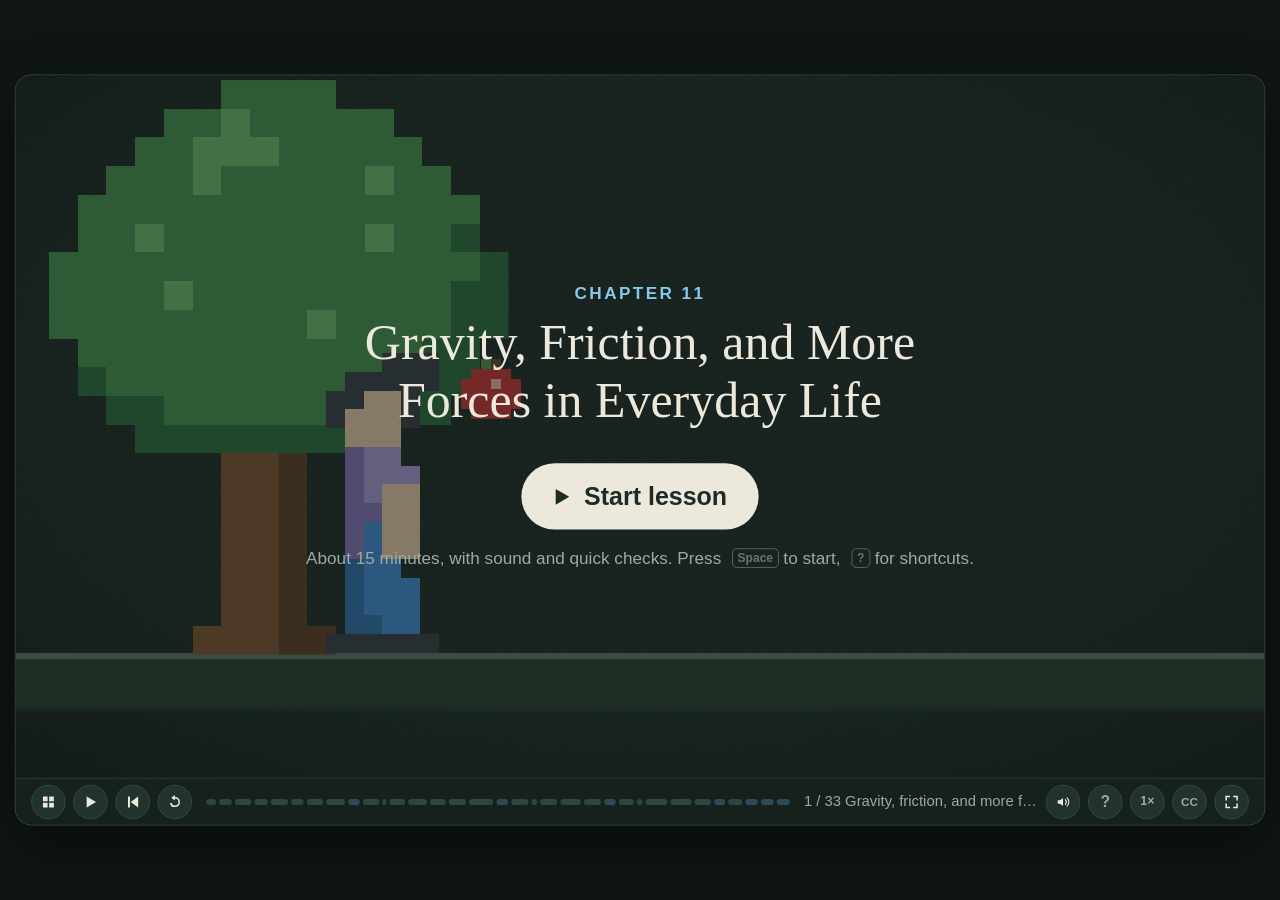
<file: site/science/ch11/index.html>
<!doctype html>
<html lang="en">
<head>
<meta charset="utf-8">
<meta name="viewport" content="width=device-width, initial-scale=1">
<title>Chapter 11: Gravity, Friction, and More Forces in Everyday Life — Science</title>
<link rel="stylesheet" href="../lib/engine.css">
<link rel="expect" href="#bar" blocking="render">
</head>
<body>
<script src="../lib/engine.js"></script>
<script src="../lib/figures.js"></script>
<script src="../lib/actors.js"></script>
<script src="../lib/physics.js"></script>
<script src="audio/en/timings.js"></script>
<script>
'use strict';
// Chapter 11, one page in book order: part 1 (gravity, weight, falling), part 2 (friction, air resistance, terminal
// velocity), part 3 (magnetic and electric forces, electromagnets), part 4 (centripetal force, buoyancy), then the
// chapter practice. Notes and storyboard intents: books/science/chapters/ch11.md.
const CHAPTER = { number: 11, title: 'Gravity, Friction, and More Forces in Everyday Life', minutes: 15, language: 'en', next: '../ch12/' };
const Q_CARD = { x: 96, y: 586, w: 1408, cls: 'band' };   // a band card under the scenes; it moves up by itself when taller
const GY = 560;                                           // ground line in quick-check pictures
const Y1 = 740;                                           // ground line under big actors
Object.assign(PH_SPR, { building: [16, 31], feather: [10, 4], duck: [12, 10], stone: [9, 6] });   // books/science/images/ch11.py
const ground = (p, y = GY, x = 0, w = 1600) => { phBlock(p, x, y, w, 70, PH.grass, { top: 8, ol: 0 }); mk('rect', { x, y: y + 70, width: w, height: 6, fill: PH.grass, opacity: .5 }, p); };
const marks = (p, y, x0, x1) => { for (let x = x0; x < x1; x += 140) mk('rect', { x, y: y + 18, width: 24, height: 8, fill: lt(PH.grass, .2) }, p); };
const AIR = '#9fd3e6';      // air resistance and buoyant force are forces too (orange); this tint is for air streaks only
const SKY = '#0c1418';      // deep space
const POLE_N = '#d9534f', POLE_S = '#4a7fc1';
const G_PX = 1400;          // gravity in px/s² for quick everyday drops (apple, notebook scenes)

/* ---------- shared pictures ---------- */
// The same shapes as ch10: a thought bubble over a head, a part title, and a three-row summary with small pictures.
function thought(p, [x0, y0, x1, y1], x, lines, t0) {
  const q = G(p, { o: 0 });
  mk('rect', { x: x0, y: y0, width: x1 - x0, height: y1 - y0, rx: 40, fill: '#22322d', stroke: COL.dim, 'stroke-width': 3 }, q);
  path(q, `M${x - 30} ${y1 - 2}L${x + 30} ${y1 - 2}L${x} ${y1 + 66}Z`, { fill: COL.dim });
  lines.forEach((s, i) => T(q, s, { x: (x0 + x1) / 2, y: y0 + 70 + i * 56, size: 42, anchor: 'middle' }));
  show(q, t0); return q;
}
function opener(p, x, y, part, name, name2) {
  const g = G(p, { o: 0, y: 24 });
  phLabel(g, part.toUpperCase(), { x, y: y - 80, size: 30, fill: COL.dim, weight: 600 }); phLabel(g, name, { x, y, size: 80, weight: 600 });
  if (name2) phLabel(g, name2, { x, y: y + 86, size: 80, weight: 600 });
  tw(g, { o: 1, y: 0 }, .2, 1.1, out); return g;
}
function summary(p, m, rows, next) {
  rows.forEach(([lines, icon], i) => {
    const g = G(p, { x: -16, y: 250 + i * 220, o: 0 });
    lines.forEach((s, j) => T(g, s, { x: 430, y: j * 50, size: 38, weight: 600 }));
    icon(g); tw(g, { o: 1, x: 0 }, m(['w1', 'w2', 'w3'][i]), .6);
  });
  txt(p, next, 800, 860, m('end'), { size: 32, fill: COL.dim, weight: 500 });
}
// Deep space: a dark field with fixed pixel stars.
function space(p, n = 80, seed = 1) {
  mk('rect', { x: 0, y: 0, width: 1600, height: 900, fill: SKY }, p);
  let d = '';
  for (let i = 0; i < n; i++) { const k = 2 + Math.round(3 * phHash(i, seed + 3)); d += `M${Math.round(1600 * phHash(i, seed))} ${Math.round(900 * phHash(i, seed + 1))}h${k}v${k}h${-k}Z`; }
  path(p, d, { fill: COL.chalk, opacity: .55 });
}
// A pixel disc (rock, moon, planet) of radius r in cells of c px: lit from the top left, a few craters. One path per
// colour keeps it cheap. lump > 0 makes an uneven rock.
function pixDisc(p, r, { c = 10, base = '#8d8a80', craters = 0, seed = 1, lump = 0, o = {} } = {}) {
  const g = G(p, o), ds = { [lt(base, .25)]: '', [base]: '', [dk(base, .3)]: '', [dk(base, .5)]: '' }, ks = Object.keys(ds);
  const cr = Array.from({ length: craters }, (_, i) => [(phHash(i, seed) - .5) * 1.2 * r, (phHash(i, seed + 1) - .5) * 1.2 * r, r * (.1 + .12 * phHash(i, seed + 2))]);
  for (let y = -r; y < r; y += c) for (let x = -r; x < r; x += c) {
    const cx = x + c / 2, cy = y + c / 2, a = Math.atan2(cy, cx), rr = r * (1 + lump * (.12 * Math.sin(3 * a + seed) + .08 * Math.sin(5 * a + 2 * seed)));
    if (Math.hypot(cx, cy) > rr) continue;
    const lit = (-cx - cy) / (r * 1.4), hole = cr.some(([hx, hy, hr]) => Math.hypot(cx - hx, cy - hy) < hr);
    const k = hole ? 3 : lit > .35 ? 0 : lit > -.35 ? 1 : 2;
    ds[ks[k]] += `M${x} ${y}h${c}v${c}h${-c}Z`;
  }
  ks.forEach(col => { if (ds[col]) path(g, ds[col], { fill: col }); });
  return g;
}
// A hanging spring scale marked in newtons, its top hook at (x, y0). set(F) stretches it to F newtons; it returns the
// y of the bottom hook. ppn: px of stretch per newton.
function springScale(p, { x, y0, max = 100, every = 10, ppn = 2, label = 'N' }) {
  const g = G(p), H = max * ppn + 90, top = y0 + 30;
  path(g, `M${x} ${y0}V${top}`, { stroke: COL.dim, 'stroke-width': 6 });
  phBlock(g, x - 40, top, 80, H, '#c8ccc4', { top: 6, right: 8, ol: 2.5 });
  mk('rect', { x: x - 14, y: top + 14, width: 28, height: H - 28, fill: '#e9ebe4' }, g);
  for (let v = 0; v <= max; v += every) {
    const yy = top + 40 + v * ppn;
    path(g, `M${x - 36} ${yy}H${x - 18}`, { stroke: PH.out, 'stroke-width': 2.5 });
    if (v % (every * 2) === 0) T(g, String(v), { x: x - 50, y: yy + 8, size: 22, fill: COL.chalk, anchor: 'end', weight: 600 });
  }
  T(g, label, { x: x - 50, y: top + 10, size: 22, fill: COL.dim, anchor: 'end', weight: 600 });
  const spring = path(g, '', { stroke: '#6a7570', 'stroke-width': 4, fill: 'none' }), ptr = path(g, '', { stroke: COL.bad, 'stroke-width': 5 });
  const rod = path(g, '', { stroke: '#6a7570', 'stroke-width': 6 }), hook = path(g, '', { stroke: '#6a7570', 'stroke-width': 5, fill: 'none' });
  return Object.assign(g, {
    set(F) {
      const yp = top + 40 + F * ppn, z = 8;
      let d = `M${x} ${top + 14}`;
      for (let i = 1; i <= z; i++) d += `L${x + (i % 2 ? 10 : -10)} ${top + 14 + (yp - top - 14) * (i - .5) / z}`;
      spring.setAttribute('d', d + `L${x} ${yp}`); ptr.setAttribute('d', `M${x - 34} ${yp}H${x + 34}`);
      const yb = top + H + 40 + F * ppn;
      rod.setAttribute('d', `M${x} ${yp}V${yb - 16}`); hook.setAttribute('d', `M${x} ${yb - 16}v10a10 10 0 1 1 -10 10`);
      return yb + 10;
    },
  });
}
// A thrown or dropped ball (SVG, so it can be any size): a plain coloured disc with a highlight.
function ballEl(p, r, fill = '#e07a2e') { const g = G(p); mk('circle', { r, fill, ...phLine(2) }, g); mk('circle', { cx: -r * .35, cy: -r * .35, r: r * .25, fill: '#fff', opacity: .45 }, g); return g; }
// Fixed-step integration (deterministic, so pause and seek show the same frame): returns state(t) by interpolation.
function integrate(step, s0, T0, T1, dt = 1 / 240) {
  const out = [s0.slice()]; let s = s0.slice();
  for (let t = T0; t < T1; t += dt) { s = step(s, t, dt); out.push(s.slice()); }
  return t => { const k = Math.max(0, Math.min(out.length - 1.001, (t - T0) / dt)), i = Math.floor(k), f = k - i; return out[i].map((v, j) => v + (out[i + 1][j] - v) * f); };
}

// A table top at y from x0 to x1 (legs down to the floor y1); returns the top y.
function table(p, y, x0, x1, y1) {
  phBlock(p, x0, y, x1 - x0, 26, '#a87a4f', { top: 6, ol: 0 });
  [x0 + 30, x1 - 60].forEach(x => phBlock(p, x, y + 26, 30, y1 - y - 26, '#7d5737', { top: 0, ol: 0 }));
  return y;
}
// A closed notebook seen from the side (bottom centre at the origin).
function notebook(p) { const g = G(p); phBlock(g, -150, -50, 300, 50, '#c0504d', { top: 0, ol: 2.5 }); mk('rect', { x: -144, y: -40, width: 288, height: 26, fill: '#f4f1e8' }, g); return g; }
// Something shoved to speed v0 at t0 that slows at a (px/s²) until it stops: x(t) and v(t) from x0.
function slider(x0, v0, a, t0) {
  const T1 = v0 / a;
  return { a, x: t => { const u = Math.min(Math.max(0, t - t0), T1); return x0 + v0 * u - a * u * u / 2; }, v: t => { const u = t - t0; return u > 0 && u < T1 ? v0 - a * u : 0; } };
}

// A bar magnet centred on the origin, 260 × 70; poles 'SN' = south on the left, north on the right.
function magnet(p, poles = 'SN') {
  const g = G(p);
  [...poles].forEach((k, i) => { phBlock(g, -130 + i * 130, -35, 130, 70, k === 'N' ? POLE_N : POLE_S, { top: 8, ol: 2.5 }); phLabel(g, k, { x: -65 + i * 130, y: 14, size: 40 }); });
  return g;
}
// A paper clip lying flat (origin at its middle).
function clip(p) { const g = G(p); path(g, 'M-22 -6H18A6 6 0 0 1 18 6H-16A4 4 0 0 1 -16 -2H12', { stroke: '#c3ccce', 'stroke-width': 3.5, fill: 'none' }); return g; }
const HAIR_C = '#3e4751';

// A ball whirled on a string, seen from above, around you at (cx, cy): w.at(t) draws the frame. The ball keeps the
// same speed; its velocity (yellow) is tangent; the string's pull (orange, from t = pull) points to the centre. After
// release it flies on along the tangent at the same speed.
function whirl(p, cx, cy, R, P, { release = Infinity, pull = Infinity } = {}) {
  const W = 2 * Math.PI / P, you = phTop(p, 'you_top', { x: cx, y: cy, s: 3.2 }), str = path(p, '', { stroke: COL.chalk, 'stroke-width': 3 });
  const ball = ballEl(p, 24), v = forceArrow(p, { color: VEL, w: 12, size: 30 }), f = forceArrow(p, { w: 14, size: 30 }), trail = path(p, '', { stroke: COL.chalk, 'stroke-width': 3, 'stroke-dasharray': '10 10', opacity: .6 });
  mk('circle', { cx, cy, r: R, fill: 'none', stroke: COL.faint, 'stroke-width': 2, 'stroke-dasharray': '4 10' }, p);
  p.appendChild(str); p.appendChild(you); p.appendChild(ball); p.appendChild(v); p.appendChild(f);
  return { at(t) {
    const tt = Math.min(t, release), q = W * tt, x0 = cx + R * Math.cos(q), y0 = cy + R * Math.sin(q), ux = -Math.sin(q), uy = Math.cos(q), u = Math.max(0, t - release);
    const x = x0 + W * R * ux * u, y = y0 + W * R * uy * u;
    put(ball, { x, y }); put(you, { r: q * 57.3 });
    const hx = cx + 40 * Math.cos(q), hy = cy + 40 * Math.sin(q);
    str.setAttribute('d', u > 0 ? `M${hx} ${hy}l${(R - 60) * .5 * Math.cos(q + .5)} ${(R - 60) * .5 * Math.sin(q + .5)}` : `M${hx} ${hy}L${x} ${y}`);
    trail.setAttribute('d', u > 0 ? `M${x0} ${y0}L${x} ${y}` : '');
    v.set(x + 30 * ux, y + 30 * uy, 120, Math.atan2(uy, ux) * 57.3, '');
    f.set(x - 30 * Math.cos(q), y - 30 * Math.sin(q), t > pull && u === 0 ? 110 : 0, q * 57.3 + 180, t > pull + 3 ? '' : 'string pull', [-ux, -uy]);   // label trails behind, away from the velocity arrow
  } };
}
// A tub of water seen from the side, centred on x, water surface at y, w wide, depth d.
function tubScene(p, x, y, w, d) {
  const g = G(p);
  mk('rect', { x: x - w / 2, y, width: w, height: d, fill: '#3f7fb0', opacity: .6 }, g);
  path(g, `M${x - w / 2} ${y}H${x + w / 2}`, { stroke: '#9fd3e6', 'stroke-width': 4 });
  path(g, `M${x - w / 2 - 8} ${y - 60}V${y + d + 8}H${x + w / 2 + 8}V${y - 60}`, { stroke: '#c3ccce', 'stroke-width': 12, fill: 'none' });
  // call front() after adding what floats in it: a see-through layer of water over their underwater parts
  g.front = () => { const e = mk('rect', { x: x - w / 2, y, width: w, height: d, fill: '#3f7fb0', opacity: .45 }, p); return e; };
  return g;
}
let PRACTICE;   // the practice beat's panel: its question pictures are drawn there
const PICS = {
  'p-grav': g => { pixDisc(g, 60, { seed: 2, lump: 1, o: { x: 560, y: 760 } }); pixDisc(g, 60, { seed: 7, lump: 1, o: { x: 1040, y: 760 } }); forceArrow(g, { w: 12 }).set(620, 740, 120, 0, ''); forceArrow(g, { w: 12 }).set(980, 780, 120, 180, ''); },
  'p-bowl': g => { const b = G(g, { x: 620, y: 760 }); mk('circle', { r: 70, fill: '#22282a', ...phLine(2) }, b); phBall(g, 70, { x: 980, y: 760 }); },
  'p-dist': g => { pixDisc(g, 50, { seed: 2, lump: 1, o: { x: 400, y: 760 } }); pixDisc(g, 50, { seed: 7, lump: 1, o: { x: 1200, y: 760 } }); path(g, 'M470 840H1130', { stroke: COL.dim, 'stroke-width': 4, 'stroke-dasharray': '10 8' }); },
  'p-cart': g => { phBlock(g, 300, 840, 1000, 12, PH.walk, { top: 0, ol: 0 }); phSprite(g, 'cart', { x: 800, y: 840, s: 2 }); forceArrow(g, { w: 12 }).set(760, 830, 90, 180, ''); },
  'p-feather': g => { phSprite(g, 'feather', { x: 800, y: 770, s: 3 }); forceArrow(g, { w: 12 }).set(720, 760, 80, -90, ''); forceArrow(g, { w: 12 }).set(880, 770, 80, 90, ''); },
  'p-term': g => { phActor(g, 'you', { x: 800, y: 860, s: 1.4, anim: 'jump' }); forceArrow(g, { w: 12 }).set(720, 760, 80, 90, ''); forceArrow(g, { w: 12 }).set(880, 760, 80, -90, ''); },
  'p-like': g => { const a = magnet(g, 'SN'), b = magnet(g, 'NS'); put(a, { x: 600, y: 780 }); put(b, { x: 1000, y: 780 }); forceArrow(g, { w: 12 }).set(600, 720, 90, 180, ''); forceArrow(g, { w: 12 }).set(1000, 720, 90, 0, ''); },
  'p-cent': g => { mk('circle', { cx: 800, cy: 760, r: 90, fill: 'none', stroke: COL.faint, 'stroke-width': 3 }, g); put(ballEl(g, 18), { x: 890, y: 760 }); forceArrow(g, { w: 10 }).set(866, 760, 56, 180, ''); },
  'p-boat': g => { tubScene(g, 800, 780, 500, 90); phSprite(g, 'duck', { x: 800, y: 820, s: 1.6 }); },
  'p-dog': g => { tubScene(g, 800, 780, 500, 90); phSprite(g, 'duck', { x: 800, y: 820, s: 1.6 }); },
};
const withPics = qs => qs.map(q => ({ ...q, build(body, api) { const old = PRACTICE.querySelector('.pic'); if (old) old.remove(); const g = G(PRACTICE); g.classList.add('pic'); PICS[q.id]?.(g); return q.build(body, api); } }));

/* ---------- beats ---------- */
const BEATS = [
/* ---------- part 1: gravity and weight ---------- */
['intro', 'Gravity, friction, and more forces', (m, D) => {
  const p = panel(0), Y = Y1, tq = m('q'), tf = 1.1;
  // An apple drops from the tree into your hands: gravity acts on it the whole time (the hands push up once it rests).
  ground(p, Y);
  const a = phActor(p, 'you', { x: 470, y: Y, s: 3, anim: 'catch' }), [hx, hy] = a.hand('F');
  phSprite(p, 'tree', { x: hx - 250, y: Y + 2, s: 4.6 });   // a big tree behind you; its canopy reaches over your hands
  p.appendChild(a);                                              // you in front of the trunk
  const ap = phSprite(p, 'apple', { s: 1.6 }), x = hx + 22, top = Y - 300, rest = hy + 6, tl = tf + Math.sqrt(2 * (rest - top) / G_PX);
  const gv = forceArrow(p, { w: 14, size: 32 }), up = forceArrow(p, { w: 14, size: 32 });
  clockRun(t => {
    const y = t < tf ? top : t < tl ? top + G_PX * (t - tf) ** 2 / 2 : rest, absorb = t > tl && t < tl + .3;
    a.show(t < tf - .5 ? 'stand' : 'catch', absorb ? 1 : 0);
    const [hx2, hy2] = a.hand('F'); put(ap, { x: t < tl ? x : hx2 + 22, y: t < tl ? y : hy2 + 6 });
    gv.set(x + 70, (t < tl ? y : hy2 + 6) - 40, t > tf ? 110 : 0, 90, t < tl + 1 ? 'gravity' : '', 'right');
    up.set(x - 70, hy2 + 70, t > tl ? 110 : 0, -90, '');
  }, D);
  const ttl = G(p, { o: 0, y: 24 });
  phLabel(ttl, 'Unit 3 · Motion, Forces, and Work · Chapter 11', { x: 1150, y: 330, size: 26, fill: COL.dim, weight: 600 });
  phLabel(ttl, 'Gravity, Friction,', { x: 1150, y: 420, size: 76 }); phLabel(ttl, 'and More Forces', { x: 1150, y: 500, size: 76 });
  tw(ttl, { o: 1, y: 0 }, .3, 1.1, out);
  thought(p, [70, 60, 930, 220], 510, ['Why do things fall, slow down,', 'stick together, or float?'], tq);
}, { lead: false }],
['gravity', 'Gravity', (m, D) => {
  const p = panel(0), tp = m('pull'), tn = m('never'), tc = m('close'), Y = 520, d0 = 900, R0 = 100;
  // Two equal rocks start at rest and pull each other together: each feels the same pull, growing as 1/d².
  space(p);
  const run = K => integrate(([d, v], t, dt) => { const a = t < tp ? 0 : -K / (d * d); return [d + v * dt, v + a * dt]; }, [d0, 0], 0, D);
  let lo = 0, hi = 1e8;
  for (let i = 0; i < 40; i++) { const k = (lo + hi) / 2; if (run(k)(D)[0] > 520) lo = k; else hi = k; }
  const dAt = run(lo);
  const A = pixDisc(p, R0, { base: '#8d8a80', craters: 4, seed: 2, lump: 1 }), B = pixDisc(p, R0, { base: '#9a8f7e', craters: 3, seed: 7, lump: 1 });
  const fa = forceArrow(p, { w: 14, size: 34 }), fb = forceArrow(p, { w: 14, size: 34 });
  const def = G(p, { o: 0 }); phLabel(def, 'Gravity', { x: 800, y: 150, size: 80 }); phLabel(def, 'the force of attraction between all things that have mass', { x: 800, y: 214, size: 36, weight: 600 }); show(def, .3);
  txt(p, 'always a pull, never a push', 800, 790, tn, { size: 46, weight: 700 });
  const cl = phLabel(p, 'closer → stronger pull', { x: 800, y: 340, size: 40, fill: FORCE, o: 0 }); show(cl, tc);
  clockRun(t => {
    const d = dAt(t)[0], xa = 800 - d / 2, xb = 800 + d / 2, L = t > tp - .1 ? 70 * (d0 / d) ** 2 : 0;   // ≤ 210 px: never reaches the other rock
    put(A, { x: xa, y: Y }); put(B, { x: xb, y: Y });
    fa.set(xa + 60, Y - 24, L, 0, 'pull'); fb.set(xb - 60, Y + 24, L, 180, 'pull', 'below');   // equal pulls, one above, one below
  }, D);
}, { lead: false }],
['strength', 'Mass and distance', (m, D) => {
  const p = panel(0), ts = m('small'), tb = m('big'), tf = m('far'), V = 350, cy = 470;
  // Two panels with the same rock speed and the same miss distance: a small moon on the left bends the path a little,
  // a planet with far more mass on the right bends it a lot; then the same planet, missed by more, bends it less.
  // Paths come from integrating a = GM/r² (deterministic steps); each arrow is the pull at that moment.
  space(p, 90, 4);
  mk('rect', { x: 796, y: 0, width: 8, height: 900, fill: COL.board }, p);
  const fly = (cx, GM, b, t0) => integrate(([x, y, vx, vy], t, dt) => {
    if (t < t0) return [x, y, vx, vy];
    const dx = cx - x, dy = cy - y, r = Math.hypot(dx, dy), a = GM / (r * r);
    return [x + vx * dt, y + vy * dt, vx + a * dx / r * dt, vy + a * dy / r * dt];
  }, [cx - b, -40, 0, V], 0, D);
  const moon = pixDisc(p, 44, { base: '#a7a59c', craters: 3, seed: 3, o: { x: 520, y: cy } });
  const planet = pixDisc(p, 120, { base: '#c98a5a', craters: 0, seed: 5, o: { x: 1340, y: cy } });
  phLabel(p, 'small moon', { x: 520, y: cy - 80, size: 34 }); phLabel(p, 'planet: much more mass', { x: 1190, y: cy - 156, size: 34, anchor: 'start' });   // right of the path in, so the passing rock's pull arrow stays clear
  const passes = [[520, 2.5e6, 260, ts, COL.dim, 'bends a little'], [1340, 1e7, 260, tb, COL.chalk, 'bends a lot'], [1340, 1e7, 460, tf, COL.int, 'bends less']].map(([cx, GM, b, t0, col, verdict]) => {
    const at = fly(cx, GM, b, t0), trail = path(p, '', { stroke: col, 'stroke-width': 4, 'stroke-dasharray': '10 10', opacity: .8 });
    const rock = pixDisc(p, 30, { c: 6, base: '#cfc6b2', seed: b, lump: 1 }), f = forceArrow(p, { w: 12, size: 28 });
    const pts = []; for (let u = t0; u < D; u += 1 / 30) pts.push(at(u));
    const end = pts.find(([x, y]) => y > 840 || x > 1580 || x < 20) || pts[pts.length - 1];
    const vl = phLabel(p, verdict, { x: end[0] + 30, y: 870, size: 32, fill: col, anchor: 'start', o: 0 }); show(vl, t0 + 2.6);   // beside where its trail leaves, not on it
    return { cx, GM, t0, at, trail, rock, f, pts };
  });
  const same = phLabel(p, 'same speed, same distance', { x: 800, y: 60, size: 34, fill: COL.dim, weight: 600, o: 0 }); show(same, tb + .3); hide(same, tf - .3, .3);
  const farL = G(p, { o: 0 }); phLabel(farL, 'same planet,', { x: 1290, y: 60, size: 34, fill: COL.int, weight: 600 }); phLabel(farL, 'passing farther away', { x: 1290, y: 104, size: 34, fill: COL.int, weight: 600 }); show(farL, tf + .1);   // right of both trails
  clockRun(t => passes.forEach(({ cx, GM, t0, at, trail, rock, f, pts }) => {
    const on = t >= t0, [x, y] = at(t), dx = cx - x, dy = cy - y, r = Math.hypot(dx, dy), vis = on && y < 940 && x < 1620;
    put(rock, { x, y, o: vis ? 1 : 0 });
    const L = .6 * GM / (r * r) + 30; f.set(x + 34 * dx / r, y + 34 * dy / r, vis ? L : 0, Math.atan2(dy, dx) * 180 / Math.PI, '');   // from the rock's edge
    const n = on ? Math.floor((t - t0) * 30) : -1;
    if (trail._n !== n) { trail._n = n; trail.setAttribute('d', n > 0 ? 'M' + pts.slice(0, n + 1).map(([a, b]) => `${a.toFixed(1)} ${b.toFixed(1)}`).join('L') : ''); }
  }), D);
}, { lead: false }],
['building', 'Why not the building?', (m, D) => {
  const p = panel(0), Y = Y1, S2 = 2, tw0 = m('walk'), tt = m('tiny'), te = m('earth'), v = 55, x0 = 120;
  // You stroll toward a huge apartment block (it runs off the top of the frame). Its pull on you is real but far too
  // small to draw (≈ 0.0001 N); Earth's pull on you is about 500 N, straight down.
  ground(p, Y); marks(p, Y, 0, 1600);
  phSprite(p, 'building', { x: 1330, y: Y + 2, s: 3.4 });
  const a = phActor(p, 'you', { y: Y, s: S2, anim: 'walk' }), X = t => x0 + v * Math.max(0, t - tw0);
  const ring = G(p, { o: 0 }); mk('circle', { r: 40, fill: 'none', stroke: FORCE, 'stroke-width': 4, 'stroke-dasharray': '8 7' }, ring); mk('circle', { r: 4, fill: FORCE }, ring);
  const tl = G(p, { o: 0 }); phLabel(tl, 'the building pulls you:', { y: 0, size: 34, fill: FORCE }); phLabel(tl, 'about 0.0001 N, too small to draw', { y: 42, size: 30, fill: FORCE, weight: 600 });
  show(ring, tt); show(tl, tt + .3);
  const ef = forceArrow(p, { w: 18, size: 36 }), el = G(p, { o: 0 });
  phLabel(el, 'Earth pulls you:', { y: 0, size: 34, fill: FORCE, anchor: 'start' }); phLabel(el, 'about 500 N', { y: 46, size: 44, fill: FORCE, anchor: 'start' }); show(el, te + .3);
  txt(p, 'Earth’s pull is about 5 million times stronger', 560, 180, te + 4, { size: 34, weight: 600 });   // up in the empty sky: Earth's arrow runs to the bottom edge
  clockRun(t => {
    const x = X(t); put(a, { x }); if (t > tw0) a.stride('walk', (x - x0) / S2); else a.show('stand');
    const cx = x + 8, cyy = Y - 150;
    put(ring, { x: cx + 90, y: cyy });                        // beside you, on the side the building is
    put(tl, { x: Math.min(cx + 60, 800), y: Y - 360 });
    ef.set(cx, cyy, t > te ? 300 : 0, 90, '');
    put(el, { x: cx + 40, y: Y + 60 });
  }, D);
}, { lead: false }],
['orbit', 'Orbits', (m, D) => {
  const p = panel(0), tp = m('pull'), ts = m('side'), tb = m('bend'), cx = 800, cy = 470, R = 330, W = 2 * Math.PI / 14;
  // Seen from above: Earth goes round the Sun counterclockwise. The Sun's pull (orange) always points at the Sun; the
  // velocity (yellow) is sideways. From "bend", a dashed line shows where Earth would go with no gravity.
  space(p, 90, 6);
  [150, 230].forEach(r => mk('circle', { cx, cy, r, fill: 'none', stroke: COL.faint, 'stroke-width': 2 }, p));
  mk('circle', { cx, cy, r: R, fill: 'none', stroke: COL.faint, 'stroke-width': 2, 'stroke-dasharray': '4 10' }, p);
  const sun = phSun(p, { x: cx, y: cy, r: 84 }), small = [[150, 4.1, '#b8a48c', 10], [230, 2.4, '#e2b86a', 14]].map(([r, k, col, s]) => [r, k, mk('circle', { r: s, fill: col, ...phLine(2) }, p)]);
  const earth = phEarthSmall(p, { r: 38 }), g = forceArrow(p, { w: 14, size: 34 }), vv = forceArrow(p, { color: VEL, w: 12, size: 34 });
  const ghost = path(p, '', { stroke: COL.chalk, 'stroke-width': 4, 'stroke-dasharray': '14 12' }, { o: 0 }), gl = G(p, { o: 0 }); phLabel(gl, 'with no gravity:', { size: 32, weight: 600, anchor: 'end' }); phLabel(gl, 'a straight line', { y: 40, size: 32, weight: 600, anchor: 'end' });
  const ang = t => -Math.PI / 2 - W * t;                    // counterclockwise on screen, starting at the top
  const tg = tb + 2.2, ag = ang(tg), gx = cx + R * Math.cos(ag), gy = cy + R * Math.sin(ag), ux = Math.sin(ag), uy = -Math.cos(ag);   // tangent (direction of motion)
  ghost.setAttribute('d', `M${gx} ${gy}L${gx + 900 * ux} ${gy + 900 * uy}`);
  tw(ghost, { o: .8 }, tg, .4); put(gl, { x: gx + 110 * ux - 34, y: gy + 110 * uy }); show(gl, tg + .3);   // outside the orbit, left of the line: Earth and its arrows never pass there
  const t1 = G(p, { o: 0 }); phLabel(t1, 'The Sun’s gravity pulls on every planet', { x: 800, y: 70, size: 42 }); show(t1, tp); hide(t1, ts - .3, .3);
  const t2 = G(p, { o: 0 }); phLabel(t2, 'Earth also moves sideways, very fast', { x: 800, y: 70, size: 42, fill: VEL }); show(t2, ts + .2); hide(t2, tb - .3, .3);
  const t3 = G(p, { o: 0 }); phLabel(t3, 'Gravity keeps bending its path into an orbit', { x: 800, y: 70, size: 42 }); show(t3, tb + .2);
  clockRun(t => {
    put(sun._rays, { r: t * 6 });
    small.forEach(([r, k, e]) => { const q = -Math.PI / 2 + 1 - W * k * t; e.setAttribute('cx', cx + r * Math.cos(q)); e.setAttribute('cy', cy + r * Math.sin(q)); });
    const q = ang(t), x = cx + R * Math.cos(q), y = cy + R * Math.sin(q);
    put(earth, { x, y });
    g.set(x - 46 * Math.cos(q), y - 46 * Math.sin(q), t > tp ? 120 : 0, q * 180 / Math.PI + 180, 'gravity', [-Math.sin(q), Math.cos(q)]);   // label on the side away from the velocity
    vv.set(x + 46 * Math.sin(q), y - 46 * Math.cos(q), t > ts ? 140 : 0, q * 180 / Math.PI - 90, '');
  }, D);
}, { lead: false }],
['weight', 'Weight', (m, D) => {
  const p = panel(0), th = m('hang'), tm = m('more'), PPN = 2, WPX = 1.2;   // 2 px of stretch per newton; weight arrows 1.2 px per newton
  // Two spring scales hang from a beam. Each box is hooked on at rest and let go: the spring overshoots, rings and
  // settles where its pull equals the weight. Weight (orange) is the same the whole time; only the spring changes.
  phBlock(p, 300, 60, 1000, 26, '#7d6a5a', { top: 4, ol: 0 });
  const def = G(p, { o: 0 }); phLabel(def, 'Weight', { x: 220, y: 300, size: 72 }); phLabel(def, 'the force of gravity', { x: 220, y: 360, size: 36, weight: 600 }); phLabel(def, 'on an object', { x: 220, y: 404, size: 36, weight: 600 }); show(def, .3);
  const rows = [[620, 5, 140, 110, th], [1080, 10, 180, 140, tm]].map(([x, kg, w, h, t0]) => {
    const sc = springScale(p, { x, y0: 86, ppn: PPN }), box = crate(p, { w, h, label: `${kg} kg`, labelY: -h + 36 }), W8 = kg * 9.8;   // the tag above the centre, where the weight arrow starts
    const wf = forceArrow(p, { w: 14, size: 32 }), rd = phLabel(p, '', { size: 36, fill: FORCE, anchor: 'start' });
    put(box, { o: 0 }); show(box, t0 - .5, .4);
    return { x, sc, box, wf, rd, W8, t0, h };
  });
  txt(p, 'more mass →', 220, 600, tm + 3, { size: 44, weight: 700 }); txt(p, 'more weight', 220, 656, tm + 3.2, { size: 44, weight: 700 });
  clockRun(t => rows.forEach(({ x, sc, box, wf, rd, W8, t0, h }) => {
    const u = t - t0, F = u < 0 ? 0 : W8 * (1 - Math.exp(-1.6 * u) * Math.cos(9 * u));   // let go at rest: ring, then settle
    const yb = sc.set(F); put(box, { x, y: yb + h });
    wf.set(x - 7, yb + h / 2, u > 0 ? W8 * WPX : 0, 90, '');   // from the centre (where the planks cross), down
    phText(rd, u > 1.4 ? `weight ≈ ${Math.round(W8)} N` : ''); put(rd, { x: x + 40, y: yb + h + 50 });
  }), D);
}, { lead: false }],
['moon', 'Mass and weight on the Moon', (m, D) => {
  const p = panel(0), te = m('earth'), tm = m('moon'), tj = m('jump'), Y = 800, S2 = 2.3;
  // Earth on the left, the Moon on the right; the same student, the same takeoff speed. Weight arrows at 0.4 px per
  // newton (490 N vs 82 N). Earth hops land after 0.5 s and 50 px; the Moon jump lasts 6× as long and goes 6× as high.
  mk('rect', { x: 800, y: 0, width: 800, height: 900, fill: SKY }, p);
  for (let i = 0; i < 40; i++) mk('rect', { x: 820 + 760 * phHash(i, 9), y: 500 * phHash(i, 10), width: 4, height: 4, fill: COL.chalk, opacity: .6 }, p);
  phEarthSmall(p, { x: 1480, y: 130, r: 34 });
  ground(p, Y, 0, 800); phBlock(p, 800, Y, 800, 100, '#9a9890', { top: 8, ol: 0 });
  [[900, 20], [1150, 30], [1420, 16]].forEach(([x, r]) => mk('ellipse', { cx: x, cy: Y + 40, rx: r * 2, ry: r * .5, fill: '#7a7870' }, p));
  mk('rect', { x: 796, y: 0, width: 8, height: 900, fill: COL.board }, p);
  phLabel(p, 'Earth', { x: 400, y: 80, size: 50 }); phLabel(p, 'Moon', { x: 1200, y: 80, size: 50 });
  const hop = (k, dur, h) => k < 0 ? { y: 0, pose: 'stand' } : k < .25 ? { y: 0, pose: 'crouch' } : k < .35 ? { y: 0, pose: 'land' } : k < .35 + dur ? { y: -h * 4 * ((k - .35) / dur) * (1 - (k - .35) / dur), pose: 'jump' } : k < .55 + dur ? { y: 0, pose: 'land' } : { y: 0, pose: 'stand' };
  const sides = [[400, 490, te, k => { const c = 1.15; return k < 0 ? hop(-1) : hop(k % c, .5, 50); }], [1200, 82, tm, k => hop(k, 3, 300)]].map(([x, Wn, t0, jump]) => {
    const a = phActor(p, 'you', { x, y: Y, s: S2, anim: 'stand' }), wf = forceArrow(p, { w: 16, size: 34 });
    const info = G(p, { o: 0 }); phLabel(info, 'mass 50 kg', { x: x - 110, y: 520, size: 38, anchor: 'end' });
    phLabel(info, `weight ≈ ${Wn} N`, { x: x - 110, y: 570, size: 38, fill: FORCE, anchor: 'end' }); show(info, t0);
    return { a, wf, Wn, t0, jump, x };
  });
  const same = phLabel(p, 'same mass, about one-sixth the weight', { x: 1200, y: 250, size: 34, fill: COL.dim, weight: 600, o: 0 }); show(same, tm + 4);
  clockRun(t => sides.forEach(({ a, wf, Wn, t0, jump, x }) => {
    const j = jump(t - (tj - .2)); put(a, { y: Y + j.y }); a.show(j.pose);
    wf.set(x + 110, Y + j.y - 200, t > t0 ? Wn * .5 : 0, 90, '');   // beside the body, from its middle
  }), D);
}, { lead: false }],
['fall', 'Falling: 9.8 m/s every second', (m, D) => {
  const p = panel(0), tu = m('up'), ttop = m('top'), Y = 820, S2 = 2.2, g = 9.8, v0 = 19.6;
  // Slow motion: 2 s of real flight up, 2 s down, each played over ttop − tu. 28 px per meter (19.6 m ≈ 550 px).
  // The ledger writes the speed at each whole second; the live label is the same v(s).
  const k = 2 / (ttop - tu - .25), ts = tu + .25, sAt = t => Math.max(0, Math.min(4, (t - ts) * k)), PXM = 28;
  ground(p, Y);
  const a = phActor(p, 'you', { x: 560, y: Y, s: S2, anim: 'toss' }); a.show('toss', 2); const [, hy0] = a.hand('F'); a.show('toss', 0);   // released from, and caught in, the raised hands
  const ball = ballEl(p, 26), vA = forceArrow(p, { color: VEL, w: 12, size: 32 }), gA = forceArrow(p, { w: 14, size: 32 });
  const vl = phLabel(p, '', { size: 34, fill: VEL, anchor: 'start' }), clk = simClock(p, 1460, 160, 50);
  const slow = phLabel(p, 'slow motion', { x: 1460, y: 300, size: 28, fill: COL.dim, weight: 600, o: 0 }); show(slow, ts);
  const rule = G(p, { o: 0 }); phLabel(rule, 'Falling things speed up by', { x: 1100, y: 380, size: 46, weight: 600 }); phLabel(rule, '9.8 m/s every second', { x: 1100, y: 450, size: 64 });
  show(rule, .4); hide(rule, tu - .3, .3);
  const led = [0, 1, 2, 3, 4].map(sec => {
    const v = v0 - g * sec, s = v > 0 ? `${v.toFixed(1)} m/s up` : v < 0 ? `${(-v).toFixed(1)} m/s down` : '0 m/s: stopped';
    const e = runs(p, [[`${sec} s:  `, TIME], [s, VEL]], { x: 900, y: 330 + sec * 64, size: 40, anchor: 'start', weight: 700 }); show(e, ts + sec / k, .3); return e;
  });
  txt(p, 'going up: −9.8 m/s each second', 900, 680, tu + 3.5, { size: 32, fill: ACC, weight: 600, anchor: 'start' });
  txt(p, '(a negative acceleration)', 900, 718, tu + 4, { size: 28, fill: ACC, weight: 500, anchor: 'start' });
  txt(p, 'coming down: +9.8 m/s each second', 900, 770, m('down') + 1, { size: 32, fill: ACC, weight: 600, anchor: 'start' });
  clockRun(t => {
    const s = sAt(t), flying = t > ts && s < 4, v = flying ? v0 - g * s : 0;
    const y = flying ? hy0 - 10 - PXM * (v0 * s - g * s * s / 2) : null;
    if (t < ts - .6) a.show('toss', 0); else if (t < ts) a.show('toss', 1 + ramp(t, ts - .6, ts - .1)); else a.show('toss', 2);
    const [hx, hy] = a.hand('F'), by = flying ? y : hy - 10; put(ball, { x: hx + 6, y: by });
    vA.set(hx + 60, by, Math.abs(v) * 9, v >= 0 ? -90 : 90, '');
    gA.set(hx - 50, by, flying ? 90 : 0, 90, flying ? 'gravity' : '', 'left');
    phText(vl, flying ? `${Math.abs(v).toFixed(1)} m/s` : ''); put(vl, { x: hx + 90, y: by + 12 });
    clk.set(s);
  }, D);
}, { lead: false }],
['q1', 'Quick check', (m, D) => {
  const p = panel(0), Y = 520;
  // On the Moon: a slow toss, up and down, again and again (one-sixth gravity).
  mk('rect', { x: 0, y: 0, width: 1600, height: Y, fill: SKY }, p);
  for (let i = 0; i < 30; i++) mk('rect', { x: 1600 * phHash(i, 21), y: (Y - 40) * phHash(i, 22), width: 4, height: 4, fill: COL.chalk, opacity: .6 }, p);
  phEarthSmall(p, { x: 1300, y: 120, r: 40 });
  phBlock(p, 0, Y, 1600, 60, '#9a9890', { top: 6, ol: 0 });
  const a = phActor(p, 'you', { x: 700, y: Y, s: 2, anim: 'toss' }), ball = ballEl(p, 20), vA = path(p, '', { stroke: VEL, 'stroke-width': 10 });
  clockRun(t => { const c = (t % 3.4) / 3.4, h = 250 * 4 * c * (1 - c); a.show('toss', c < .08 || c > .92 ? 1 : 2); const [hx, hy] = a.hand('F'); put(ball, { x: hx + 6, y: hy - 8 - h }); arrowAt(vA, hx + 46, hy - 8 - h, Math.abs(1 - 2 * c) * 90, c < .5 ? -90 : 90, 20); }, D);
  phLabel(p, 'on the Moon', { x: 400, y: 120, size: 40, fill: COL.dim, weight: 600 });
}, { ask: done => quiz(Q_CARD, [
  { id: 'c-dist', prompt: ['The pull of gravity between two objects gets ', h('b', '', 'weaker'), ' when…'],
    build: choice([['they move farther apart'], ['their masses get bigger'], ['they move closer together']], 0,
      'More distance, weaker gravity.',
      [null, 'More mass makes gravity stronger, not weaker.', 'Closer objects pull on each other more strongly.']) },
  { id: 'c-mass', prompt: ['An astronaut has a mass of 60 kilograms on Earth. What is her ', h('b', '', 'mass'), ' on the Moon?'],
    build: blanks([{ parts: ['mass on the Moon = ', { box: '60' }, ' kilograms'], why: 'Mass doesn’t depend on where you are. Her weight on the Moon is about one-sixth, but her mass is still 60 kilograms.', hint: 'Mass stays the same everywhere; weight changes.' }]) },
  { id: 'c-top', prompt: ['You throw a ball straight up. At the very top, it stops for an instant. Is gravity still pulling on it?'],
    build: choice([['yes, gravity pulls it down the whole time'], ['no, gravity is zero at the top'], ['only once it starts falling again']], 0,
      'Gravity never switches off: that steady pull is what turned the ball around.',
      [null, 'If gravity were zero there, the ball would just stay up.', 'Gravity also slowed it on the way up.']) },
], done) }],
['wrap1', 'Summary · Gravity', (m, D) => {
  summary(panel(0), m, [
    [['Gravity pulls all masses together: stronger with', 'more mass, weaker with more distance.'], g => { pixDisc(g, 30, { c: 6, seed: 2, lump: 1, o: { x: 150, y: 0 } }); pixDisc(g, 30, { c: 6, seed: 7, lump: 1, o: { x: 330, y: 0 } }); forceArrow(g, { w: 8 }).set(180, -10, 60, 0, ''); forceArrow(g, { w: 8 }).set(300, 10, 60, 180, ''); }],
    [['Weight is the force of gravity on you;', 'your mass is the same everywhere.'], g => { crate(g, { x: 240, y: 60, w: 110, h: 90, label: '5 kg' }); forceArrow(g, { w: 8 }).set(300, 20, 70, 90, ''); }],
    [['Falling things speed up by about', '9.8 m/s every second.'], g => { put(ballEl(g, 20), { x: 240, y: -10 }); forceArrow(g, { w: 8 }).set(200, -10, 70, 90, ''); }],
  ], 'Next: friction.');
}],
/* ---------- part 2: friction ---------- */
['part2', 'Part 2 · Friction', (m, D) => {
  const p = panel(0), Y = Y1, tp = .4;
  // You flick a notebook along a table: it slides, slows and stops. Friction shows only while it slides.
  const a = phActor(p, 'you', { x: 220, y: Y, s: 2.6, anim: 'push' }), [hx0, hy0] = a.hand('F');
  const tab = table(p, hy0 + 8, 330, 1560, Y), nb = notebook(p), sl = slider(hx0 + 8 + 150, 650, 260, tp + .3);
  const fr = forceArrow(p, { w: 14, size: 32 }), vA = forceArrow(p, { color: VEL, w: 12, size: 30 });
  clockRun(t => {
    const x = sl.x(t), v = sl.v(t), pushing = t > tp - .3 && t < tp + .3;
    put(a, { x: 220 + (pushing ? 60 * ramp(t, tp - .3, tp + .3) : t > tp ? 60 : 0) }); a.show(t < tp + .5 ? 'push' : 'stand', 0);
    put(nb, { x, y: tab });
    fr.set(x - 20, tab - 8, v > 0 && t > tp + .3 ? 120 : 0, 180, 'friction', 'below'); vA.set(x + 160, tab - 80, v * .25, 0, '');
  }, D);
  opener(p, 1180, 400, 'Part 2', 'Friction');
  thought(p, [100, 40, 960, 200], 270, ['If nothing pushes back, why does', 'a sliding notebook stop?'], m('q'));
}, { lead: false }],
['friction', 'Friction', (m, D) => {
  const p = panel(0), Y = Y1, ts = m('slide'), tf = m('fric'), tz = m('zoom'), tp = ts + .3;
  // The same table: at "slide" you push the notebook; it slows down and stops. From "zoom", a magnified replay of
  // the contact: the bumps of the two surfaces catch on each other while the cover slides, slows and stops.
  const a = phActor(p, 'you', { x: 220, y: Y, s: 2.6, anim: 'push' }), [hx0, hy0] = a.hand('F');
  const tab = table(p, hy0 + 8, 330, 1560, Y), nb = notebook(p), sl = slider(hx0 + 8 + 150, 650, 260, tp + .3);
  const fr = forceArrow(p, { w: 14, size: 32 }), vA = forceArrow(p, { color: VEL, w: 12, size: 30 });
  const law = G(p, { o: 0 }); phLabel(law, 'A moving object keeps moving…', { x: 800, y: 130, size: 50 }); phLabel(law, '…unless a net force acts on it.', { x: 800, y: 200, size: 50 });
  show(law, .3); hide(law, tf - .2, .3);
  const def = G(p, { o: 0 }); phLabel(def, 'Friction', { x: 420, y: 130, size: 72, fill: FORCE });
  phLabel(def, 'opposes motion between touching surfaces,', { x: 420, y: 190, size: 32, weight: 600 }); phLabel(def, 'always against the direction of motion', { x: 420, y: 232, size: 32, weight: 600 });
  show(def, tf + .2);
  clockRun(t => {
    const x = sl.x(t), v = sl.v(t), pushing = t > ts && t < tp + .3;
    put(a, { x: 220 + (pushing ? 60 * ramp(t, ts, tp + .3) : t > tp ? 60 : 0) }); a.show(t > ts - .6 && t < tp + .5 ? 'push' : 'stand', 0);
    put(nb, { x, y: tab });
    fr.set(x - 20, tab - 8, v > 0 && t > tp + .3 ? 120 : 0, 180, t > tf ? 'friction' : '', 'below'); vA.set(x + 160, tab - 80, v * .25, 0, '');
  }, D);
  // up close: a boxed camera on two bumpy surfaces (the cover above, the table below)
  const box = [880, 60, 640, 360], cam = camera(p, D, { box, x: 800, y: 450, z: 1 }), w = cam.world;
  put(cam.el, { o: 0 }); show(cam.el, tz, .5);
  const bumps = (seed, y0, dir) => { let d = `M300 ${y0 + 400 * dir}`; for (let x = 300; x <= 1600; x += 40) d += `L${x} ${y0 - dir * (14 + 46 * phHash(x, seed))}`; return d + `L1600 ${y0 + 400 * dir}Z`; };
  path(w, bumps(3, 480, 1), { fill: '#a87a4f', ...phLine(3) });
  const top = G(w); path(top, bumps(8, 420, -1), { fill: '#c0504d', ...phLine(3) });
  const rl = phLabel(p, 'up close (replay)', { x: 1200, y: 400, size: 28, fill: COL.chalk, weight: 600, o: 0 }); show(rl, tz + .3);
  const lens = G(p, { o: 0 }); show(lens, tz); mk('circle', { cx: sl.x(D) - 120, cy: tab, r: 26, fill: 'none', stroke: COL.chalk, 'stroke-width': 3, 'stroke-dasharray': '6 5' }, lens);
  path(lens, `M${sl.x(D) - 120} ${tab - 26}L${box[0] + 40} ${box[1] + box[3]}`, { stroke: COL.chalk, 'stroke-width': 2, 'stroke-dasharray': '6 6' });
  const cap = phLabel(p, 'the bumps catch on each other', { x: 1200, y: 460, size: 34, o: 0 }); show(cap, tz + 1.4);
  const rp = slider(0, 160, 64, tz + .4);
  const rf = forceArrow(cam.world, { w: 14, size: 30 });
  clockRun(t => { const dx = rp.x(t), lift = 8 * Math.abs(Math.sin(dx / 12.7)); put(top, { x: dx, y: -lift }); rf.set(1000, 330, rp.v(t) > 0 ? 120 : 0, 180, 'friction'); }, D);
}, { lead: false }],
['rough', 'Rough and smooth', (m, D) => {
  const p = panel(0), tg = m('go'), tk = m('knee'), t0 = m('sand') - 1.2, V0 = 520;
  // Three lanes, the same shove (same starting speed) at t0. Friction (deceleration) is set by the surface:
  // stopping distances 200, 620 and 1150 px. The friction arrow is drawn while each block slides.
  const lanes = [['sandpaper', 300, 200, '#b48a55', 'stops quickly', tg + .9], ['paper', 530, 620, '#ece8dc', 'slides farther', tg + 2.3], ['greased', 760, 1150, '#6f8a96', 'glides the farthest', tg + 3.6]].map(([name, y, d, col, verdict, tl]) => {
    phBlock(p, 0, y, 1600, 34, col, { top: 0, ol: 0 });
    if (name === 'sandpaper') { let s = ''; for (let i = 0; i < 260; i++) s += `M${Math.round(1600 * phHash(i, 31))} ${y + 4 + Math.round(26 * phHash(i, 32))}h5v5h-5Z`; path(p, s, { fill: '#6e5131' }); }
    if (name === 'greased') for (let x = 60; x < 1600; x += 170) mk('rect', { x, y: y + 6, width: 60, height: 5, fill: '#e3f1f6', opacity: .7 }, p);
    const lab = phLabel(p, name, { x: 40, y: y + 80, size: 34, anchor: 'start', o: 0 }); show(lab, tl);
    const sl = slider(220, V0, V0 * V0 / (2 * d), t0), c = crate(p, { w: 140, h: 110 }), f = forceArrow(p, { w: 14, size: 30 }), sh = forceArrow(p, { w: 14, size: 30 });
    const vd = phLabel(p, verdict, { size: 34, fill: COL.int, o: 0 }); show(vd, t0 + V0 / sl.a + .2);
    return { y, sl, c, f, sh, vd };
  });
  txt(p, 'the same push', 220, 200, t0 - .2, { size: 30, weight: 600 });
  clockRun(t => lanes.forEach(({ y, sl, c, f, sh, vd }) => {
    const x = sl.x(t), v = sl.v(t); put(c, { x, y });
    f.set(x - 70, y - 14, v > 0 ? 20 + sl.a * .16 : 0, 180, '');
    sh.set(x - 230, y - 55, t > t0 - .4 && t < t0 ? 150 : 0, 0, '');
    put(vd, { x, y: y - 140 });
  }), D);
  const knee = G(p, { o: 0 }); show(knee, tk);
  phBlock(knee, 960, 92, 110, 40, '#ffe0bb', { top: 0, ol: 2 }); phBlock(knee, 1062, 110, 40, 110, '#ffe0bb', { top: 0, ol: 2 });   // a bent leg: thigh, shin
  mk('circle', { cx: 1078, cy: 112, r: 18, fill: '#6fb7e0', stroke: PH.out, 'stroke-width': 2 }, knee);
  phLabel(knee, 'fluid in your knee joints', { x: 1150, y: 130, size: 32, anchor: 'start', fill: '#6fb7e0' }); phLabel(knee, 'reduces friction', { x: 1150, y: 172, size: 32, anchor: 'start', fill: '#6fb7e0' });
}, { lead: false }],
['air', 'Air resistance', (m, D) => {
  const p = panel(0), Y = 860, td = m('drop'), tfe = m('feather'), ta = m('area'), tr = td + .5;
  // You on a roof drop a ball and a feather at tr. The ball falls fast (gravity); the feather reaches its slow
  // terminal speed at once, so air resistance (up) matches its small weight (down), and it sways as it falls.
  phBlock(p, 0, Y, 1600, 40, PH.grass, { top: 8, ol: 0 });
  const bd = phSprite(p, 'building', { x: 420, y: Y + 2, s: 1.6 }), roof = Y + 2 - 31 * PX * 1.6 + PX * 1.6;
  const a = phActor(p, 'you', { x: 480, y: roof, s: 2, anim: 'catch' }), [hx, hy] = a.hand('F');
  const ball = ballEl(p, 22), fe = phSprite(p, 'feather', { s: 2 });
  const bg = forceArrow(p, { w: 12, size: 30 }), fg = forceArrow(p, { w: 10, size: 28 }), fa = forceArrow(p, { w: 10, size: 28 });
  const bx = hx + 26, fx0 = hx + 70, tb = tr + Math.sqrt(2 * (Y - 22 - hy) / G_PX), VF = 52, tl = tr + (Y - hy) / VF;
  const def = G(p, { o: 0 }); phLabel(def, 'air resistance', { x: 1100, y: 200, size: 66 }); phLabel(def, 'friction with the air', { x: 1100, y: 260, size: 36, weight: 600 }); show(def, 2);
  const ar = G(p, { o: 0 }); phLabel(ar, 'more surface area →', { x: 1050, y: 600, size: 40 }); phLabel(ar, 'more air resistance', { x: 1050, y: 650, size: 40 }); show(ar, ta + .3);
  clockRun(t => {
    a.show(t < tr ? 'catch' : 'stand', 0);
    const yb = t < tr ? hy + 4 : t < tb ? hy + 4 + G_PX * (t - tr) ** 2 / 2 : Y - 22;
    put(ball, { x: bx, y: yb }); bg.set(bx - 50, yb - 10, t > tr && t < tb ? 100 : 0, 90, 'gravity', 'left');
    const u = Math.max(0, Math.min(t, tl) - tr), yf = hy - 8 + VF * u, sway = 60 * Math.sin(u * 2.2), tilt = 18 * Math.cos(u * 2.2);
    put(fe, { x: fx0 + sway, y: yf, r: t > tr && t < tl ? tilt : 0 });
    const falling = t > tr && t < tl, fxx = fx0 + sway;
    fg.set(fxx + 30, yf + 6, falling ? 60 : 0, 90, ''); fa.set(fxx - 30, yf - 20, falling ? 60 : 0, -90, t > tfe ? 'air resistance' : '', 'right');
  }, D);
  txt(p, 'the ball falls fast', bx + 340, Y - 40, tr + 1.4, { size: 32, weight: 600, anchor: 'start' });   // past the feather's swaying air-resistance label
}, { lead: false }],
['kinds', 'Static, sliding, rolling', (m, D) => {
  const p = panel(0), Y = Y1, S3 = 3, ts = m('static'), tfr = m('free'), tr = m('roll'), CW = 300, CH = 260;
  // One push in three stages. Static: your push grows and static friction matches it (no motion). At "free" it gives
  // way: sliding friction is smaller, the box speeds up for 1 s, then you push just as hard as friction (steady speed).
  // At "roll": the same box on a wheeled dolly; rolling friction is tiny, and so is the push that keeps it rolling.
  const U = 0.9;                                           // px per arrow unit
  const push = t => t < ts ? 0 : t < tfr ? 60 + 160 * ramp(t, ts, tfr) : t < tfr + 1 ? 220 : 150;
  const dX = t => { const u = Math.max(0, t - tfr); return u < 1 ? 60 * u * u : 60 + 120 * (u - 1); };
  const cam = camera(p, D), w = cam.world; cam.cut({ x: t => 800 + dX(t) }, 0);
  ground(w, Y, -400, 4000); marks(w, Y, -400, 4000);
  const a = phActor(w, 'you', { y: Y, s: S3, anim: 'push' }), cr = crate(w, { w: CW, h: CH });
  const pf = forceArrow(w, { w: 16, size: 34 }), ff = forceArrow(w, { w: 16, size: 34 });
  const nm = phLabel(w, 'no motion', { x: 800, y: Y + 110, size: 38, fill: COL.dim, o: 0 }); show(nm, ts + 1.2); hide(nm, tfr, .2);
  const umph = phLabel(w, 'UMPH!', { size: 60, fill: COL.int, o: 0 }); tw(umph, { o: 1 }, tfr, .15); hide(umph, tfr + 1.2, .4);
  a.show('push', 0); put(a, { x: 0 }); const off = 800 - CW / 2 - a.hand('F')[0] + 6;
  clockRun(t => {
    const d = dX(t), strain = t > ts && t < tfr ? Math.sin(t * 30) * 2 : 0;
    put(a, { x: off + d + strain }); if (d > 0) a.stride('push', d / S3); else a.show('push', 0);
    const [hx, hy] = a.hand('F'), cx = 800 + d; put(cr, { x: cx, y: Y });
    const P = push(t), Fr = t < tfr ? P : 150;
    pf.set(hx - 4, hy - 30, t > ts ? P * U : 0, 0, 'push');
    ff.set(cx + 40, Y - 24, t > ts ? Fr * U : 0, 180, t < tfr ? 'static friction' : 'sliding friction', 'below');
    put(umph, { x: cx, y: Y - CH - 50 });
  }, D);
  tw(cam.el, { o: 0 }, tr - .1, .4);
  // the dolly
  const roll = camera(p, D); put(roll.el, { o: 0 }); show(roll.el, tr, .4);
  const R2 = t => 800 + 160 * Math.max(0, t - tr); roll.cut({ x: t => R2(t) }, 0);
  ground(roll.world, Y, -400, 6000); marks(roll.world, Y, -400, 6000);
  const b = phActor(roll.world, 'you', { y: Y, s: S3, anim: 'push' }), dolly = G(roll.world);
  phBlock(dolly, -CW / 2 - 10, -70, CW + 20, 24, '#6a5a4a', { top: 4, ol: 2 });
  const wh = [-100, 100].map(x => { const g = G(dolly, { x, y: -24 }); mk('circle', { r: 24, fill: '#59646a', ...phLine(2.5) }, g); path(g, 'M-16 0H16M0 -16V16', { stroke: '#c3ccce', 'stroke-width': 4 }); return g; });
  crate(dolly, { y: -70, w: CW, h: CH });
  const rp = forceArrow(roll.world, { w: 16, size: 34 }), rf = forceArrow(roll.world, { w: 16, size: 34 });
  b.show('push', 0); put(b, { x: 0 }); const off2 = 800 - CW / 2 - 10 - b.hand('F')[0] + 6;
  clockRun(t => {
    const x = R2(t), d = x - 800; put(b, { x: off2 + d }); b.stride('push', d / S3); put(dolly, { x, y: Y }); wh.forEach(g => put(g, { r: d / 24 * 180 / Math.PI }));
    const [hx, hy] = b.hand('F'); rp.set(hx - 4, hy - 60, 30 * U * 1.6, 0, 'push'); rf.set(x + 40, Y - 30, 30 * U * 1.6, 180, 'rolling friction', 'below');
  }, D);
  // the three frictions compared, kept on screen
  [['static friction', 220, ts + 1, 70], ['sliding friction', 150, tfr + .6, 120], ['rolling friction', 30, tr + .8, 170]].forEach(([s, L, t0, y]) => {
    const g = G(p, { o: 0 }); phLabel(g, s, { x: 330, y: y + 10, size: 30, anchor: 'end', weight: 600 }); mk('rect', { x: 350, y: y - 12, width: L * 1.4, height: 24, rx: 4, fill: FORCE }, g); show(g, t0);
  });
}, { lead: false }],
['terminal', 'Terminal velocity', (m, D) => {
  const p = panel(0), tsp = m('speed'), te = m('equal'), tc = m('chute'), t0 = .8, g = 9.8, VT = 55, VP = 5, DX = 560, DY = 520;
  // Real time, g = 9.8 m/s². Air resistance = weight × (v / 55)² until the chute opens; while it opens (1.5 s) it
  // blends to weight × (v / 5)², capped at 4 × weight (a reefed canopy opens gently). Arrows: weight 90 px.
  const k = t => ramp(t, tc + .3, tc + 1.8), drag = (v, t) => (1 - k(t)) * (v / VT) ** 2 + k(t) * Math.min(4, (v / VP) ** 2);
  const st = integrate(([v, y], t, dt) => { if (t < t0) return [0, 0]; const a = g * (1 - drag(v, t)); return [v + a * dt, y + v * dt]; }, [0, 0], 0, D + .1, 1 / 120);
  mk('rect', { x: 0, y: 0, width: 1600, height: 900, fill: '#4f7f9c' }, p);
  const clouds = G(p), cl = Array.from({ length: 7 }, (_, i) => { const c = G(clouds); [[0, 0, 160, 30], [30, -24, 90, 26], [-40, 14, 90, 22]].forEach(([x, y, w2, h]) => mk('rect', { x, y, width: w2, height: h, fill: '#e9f1f4', opacity: .85 }, c)); return [c, 1600 * phHash(i, 41), 1300 * phHash(i, 42)]; });
  const can = G(p, { x: DX, y: DY - 330 }), canopy = G(can);
  path(canopy, 'M-200 0Q-200 -150 0 -150Q200 -150 200 0Z', { fill: '#f08a3c', ...phLine(3) });
  path(canopy, 'M-70 -146Q-80 -60 -70 0H70Q80 -60 70 -146Q0 -154 -70 -146Z', { fill: '#f4f1e8' });
  const lines = path(p, '', { stroke: '#dfe6e8', 'stroke-width': 3 });
  const a = phActor(p, 'you', { x: DX, y: DY, s: 2.4, anim: 'jump' });
  const gw = forceArrow(p, { w: 16, size: 32 }), ga = forceArrow(p, { w: 16, size: 32 });
  const spd = phLabel(p, '', { x: 1230, y: 360, size: 52, fill: VEL });
  // the speed graph
  const GX = 980, GY0 = 800, GW = 520, GH = 330, gx = t => GX + GW * t / D, gy = v => GY0 - GH * v / 60;
  path(p, `M${GX} ${GY0 - GH - 10}V${GY0}H${GX + GW + 10}`, { stroke: COL.chalk, 'stroke-width': 4 });
  phLabel(p, 'speed', { x: GX - 14, y: GY0 - GH + 6, size: 26, anchor: 'end', weight: 600 }); phLabel(p, 'time', { x: GX + GW, y: GY0 + 36, size: 26, weight: 600 });
  const curve = path(p, '', { stroke: VEL, 'stroke-width': 5, fill: 'none' });
  const l55 = G(p, { o: 0 }); path(l55, `M${GX} ${gy(VT)}H${GX + GW}`, { stroke: COL.chalk, 'stroke-width': 2, 'stroke-dasharray': '8 8' }); phLabel(l55, 'terminal velocity ≈ 55 m/s', { x: GX + 10, y: gy(VT) - 14, size: 26, anchor: 'start' }); show(l55, te + 1.5);
  const l5 = G(p, { o: 0 }); path(l5, `M${GX} ${gy(VP)}H${GX + GW}`, { stroke: COL.chalk, 'stroke-width': 2, 'stroke-dasharray': '8 8' }); phLabel(l5, 'with the parachute ≈ 5 m/s', { x: GX + GW, y: gy(VP) - 14, size: 26, anchor: 'end' }); show(l5, tc + 5);
  const bal = G(p, { o: 0 }); phLabel(bal, 'balanced: no net force', { x: DX, y: 800, size: 40 }); phLabel(bal, 'so a steady speed', { x: DX, y: 846, size: 34, weight: 600 }); show(bal, te + .3); hide(bal, tc, .3);
  const bal2 = G(p, { o: 0 }); phLabel(bal2, 'balanced again, much slower', { x: DX, y: 820, size: 40 }); show(bal2, tc + 5.5);
  let pts = '';
  clockRun(t => {
    const [v, y] = st(t), D2 = drag(v, t), open = k(t);
    cl.forEach(([c, x, y0]) => put(c, { x, y: ((y0 - y * 14) % 1300 + 1300) % 1300 - 200 }));
    put(can, { o: t > tc + .3 ? 1 : 0 }); put(canopy, { s: .1 + .9 * open });
    const [hx, hy] = a.hand('F'), [bx, by] = a.hand('B');
    lines.setAttribute('d', t > tc + .3 ? `M${DX - 190 * (.1 + .9 * open)} ${DY - 330}L${bx} ${by}M${DX + 190 * (.1 + .9 * open)} ${DY - 330}L${hx} ${hy}` : '');
    put(a, { r: t < t0 ? 0 : 0 });
    gw.set(DX - 130, DY - 190, t > t0 ? 90 : 0, 90, 'gravity', 'left'); ga.set(DX + 150, DY - 190, t > t0 ? 90 * D2 : 0, -90, t > t0 + .5 ? 'air resistance' : '', 'right');
    phText(spd, `speed ${Math.round(v)} m/s`);
    const n = Math.floor(t * 10);
    if (curve._n !== n) { curve._n = n; let d = ''; for (let i = 0; i <= n; i++) { const u = i / 10; d += `${i ? 'L' : 'M'}${gx(u).toFixed(1)} ${gy(st(u)[0]).toFixed(1)}`; } curve.setAttribute('d', d); }
  }, D);
  const two = G(p, { o: 0 }); phLabel(two, 'two forces on a falling object', { x: 1230, y: 150, size: 40 }); show(two, 1); hide(two, tsp - .3, .3);
  const gr = phLabel(p, 'faster → more air resistance', { x: 1230, y: 150, size: 40, o: 0 }); show(gr, tsp + .3); hide(gr, tc - .3, .3);
  const big = G(p, { o: 0 }); phLabel(big, 'big surface area →', { x: 1230, y: 130, size: 40 }); phLabel(big, 'much more air resistance', { x: 1230, y: 180, size: 40 }); show(big, tc + 1);
}, { lead: false }],
['q2', 'Quick check', (m, D) => {
  const p = panel(0), DX = 800, DY = 470;
  // A skydiver at terminal velocity: the two arrows equal, the clouds streaming past at a steady rate.
  mk('rect', { x: 0, y: 0, width: 1600, height: 900, fill: '#4f7f9c' }, p);
  const cl = Array.from({ length: 6 }, (_, i) => { const c = G(p); [[0, 0, 160, 30], [30, -24, 90, 26]].forEach(([x, y, w2, h]) => mk('rect', { x, y, width: w2, height: h, fill: '#e9f1f4', opacity: .85 }, c)); return [c, 1600 * phHash(i, 51), 900 * phHash(i, 52)]; });
  const a = phActor(p, 'you', { x: DX, y: DY, s: 2, anim: 'jump' });
  forceArrow(p, { w: 14, size: 30 }).set(DX - 110, DY - 150, 90, 90, 'gravity', 'left'); forceArrow(p, { w: 14, size: 30 }).set(DX + 130, DY - 150, 90, -90, 'air resistance', 'right');
  clockRun(t => cl.forEach(([c, x, y0]) => put(c, { x, y: ((y0 - t * 600) % 900 + 900) % 900 - 60 })), D);
}, { ask: done => quiz(Q_CARD, [
  { id: 'c-rough', prompt: ['A hockey puck slides much farther on ice than on a carpet. Why?'],
    build: choice([['the carpet is rougher, so there is more friction'], ['the puck has more mass on the carpet'], ['there is no gravity on ice']], 0,
      'Rougher surfaces have more friction, so the puck slows down sooner.',
      [null, 'Its mass doesn’t change; the surface does.', 'Gravity acts on the puck everywhere.']) },
  { id: 'c-static', prompt: ['To get a heavy box moving, you push harder than you need to keep it sliding. Which friction is ', h('b', '', 'stronger'), '?'],
    build: choice([['static friction'], ['sliding friction'], ['they are always equal']], 0,
      'Static friction holds a still box more strongly than sliding friction resists a moving one.',
      [null, 'Once it slides, the friction is weaker: that’s why it gets easier.', 'Starting is harder than keeping it going, so they differ.']) },
  { id: 'c-term', prompt: ['A skydiver falls at ', h('b', '', 'terminal velocity'), '. What is the net force on her?'],
    build: choice([['zero: air resistance equals gravity'], ['downward, so she keeps speeding up'], ['upward, so she slows down']], 0,
      'Balanced forces: no net force, so her speed stays the same.',
      [null, 'If she were still speeding up, she would not be at terminal velocity yet.', 'That happens only just after a parachute opens.']) },
], done) }],
['wrap2', 'Summary · Friction', (m, D) => {
  summary(panel(0), m, [
    [['Friction opposes motion between touching surfaces;', 'rougher surfaces have more friction.'], g => { const n = notebook(g); put(n, { x: 260, y: 30 }); phBlock(g, 120, 30, 300, 14, '#a87a4f', { top: 0, ol: 0 }); forceArrow(g, { w: 8 }).set(240, 20, 70, 180, ''); }],
    [['Static friction is stronger than sliding friction;', 'rolling friction is the weakest.'], g => { [90, 62, 14].forEach((L, i) => mk('rect', { x: 150, y: -50 + i * 34, width: L * 2.4, height: 22, rx: 4, fill: FORCE }, g)); }],
    [['When air resistance equals gravity, a falling', 'object reaches terminal velocity.'], g => { phActor(g, 'you', { x: 270, y: 60, s: .9, anim: 'jump' }); forceArrow(g, { w: 8 }).set(200, -40, 60, 90, ''); forceArrow(g, { w: 8 }).set(340, -40, 60, -90, ''); }],
  ], 'Next: magnetic and electric forces.');
}],
/* ---------- part 3: magnetic and electric forces ---------- */
['part3', 'Part 3 · Magnetic and electric forces', (m, D) => {
  const p = panel(0), Y = 640, tq = m('q'), d0 = 640, W = 260;
  // Two bar magnets on a table, north facing south: they pull each other together (equal pulls, growing as they
  // close in) and click at the middle.
  table(p, Y, 120, 1480, 900);
  const run = K => integrate(([d, v], t, dt) => d <= W ? [W, 0] : [d + v * dt, v - (t < .4 ? 0 : K / (d * d)) * dt], [d0, 0], 0, D);
  let lo = 0, hi = 1e9; for (let i = 0; i < 40; i++) { const k = (lo + hi) / 2; const at = run(k); if (at(2.2)[0] > W + 1) lo = k; else hi = k; }
  const dAt = run(hi), A = magnet(p, 'SN'), B = magnet(p, 'SN'), fa = forceArrow(p, { w: 14, size: 30 }), fb = forceArrow(p, { w: 14, size: 30 });
  const click = phLabel(p, 'click!', { x: 800, y: Y - 130, size: 44, fill: COL.int, o: 0 });
  clockRun(t => {
    const d = dAt(t)[0], on = d > W + 1 && t > .4, L = Math.min(150, 40 * (d0 / d) ** 2);
    put(A, { x: 800 - d / 2, y: Y - 40 }); put(B, { x: 800 + d / 2, y: Y - 40 });
    fa.set(800 - d / 2, Y - 100, on ? L : 0, 0, ''); fb.set(800 + d / 2, Y - 130, on ? L : 0, 180, '');
    put(click, { o: d <= W + 1 && t < 3.4 ? 1 : 0 });
  }, D);
  opener(p, 800, 250, 'Part 3', 'Magnetic and Electric Forces');
  thought(p, [380, 300, 1220, 460], 800, ['How can things push or pull', 'without even touching?'], tq);
}, { lead: false }],
['magnets', 'Magnets', (m, D) => {
  const p = panel(0), Y = Y1, tc = m('clips'), tp = m('poles'), ta = m('attract'), tr = m('repel'), S3 = 2.6;
  // Scene 1: you hold a magnet over paper clips; at "clips" they jump up to it, the nearest first. Its ends are named
  // at "poles". Scene 2 (from "attract"): you walk a magnet toward one lying on the floor: south faces north and
  // the lying one jumps to it; then (from "repel") north faces north and the lying one is pushed ahead of yours.
  const s1 = G(p); ground(s1, Y);
  const a = phActor(s1, 'you', { x: 380, y: Y, s: S3, anim: 'catch' }), [hx, hy] = a.hand('F'), mg = magnet(s1, 'SN'); put(mg, { x: hx + 100, y: hy });
  const clips = [-110, -60, -10, 40, 90, 140].map((dx, i) => { const c = clip(s1); const x = hx + 100 + dx, y0 = Y - 4, y1 = hy + 46 + 14 * (i % 2), t0 = tc + .2 + .18 * Math.abs(i - 2.5); return { c, x, y0, y1, t0 }; });
  const s1t = G(s1, { o: 0 }); phLabel(s1t, 'A magnet attracts iron, steel,', { x: 1100, y: 170, size: 46 }); phLabel(s1t, 'and other magnets', { x: 1100, y: 230, size: 46 }); show(s1t, .3);
  const poles = G(s1, { o: 0 }); phLabel(poles, 'south pole', { x: hx + 35, y: hy - 60, size: 36, fill: POLE_S, anchor: 'end' }); phLabel(poles, 'north pole', { x: hx + 165, y: hy - 60, size: 36, fill: POLE_N, anchor: 'start' }); show(poles, tp + .2);
  clockRun(t => clips.forEach(({ c, x, y0, y1, t0 }) => { const u = Math.max(0, t - t0), y = Math.max(y1, y0 - 1600 * u * u); put(c, { x, y, r: u > 0 ? 90 : 0 }); }), D);
  hide(s1, ta - .4, .4);
  // scene 2
  const s2 = G(p, { o: 0 }); show(s2, ta - .2, .4); ground(s2, Y);
  const b = phActor(s2, 'you', { y: Y, s: S3, anim: 'push' }); b.show('push', 0); put(b, { x: 0 });
  const [hx0, hy0] = b.hand('F'), MY = hy0 + 4, X0 = 120;            // magnets ride at hand height; the lying one on a table
  table(s2, MY + 35, 820, 1560, Y);
  const A = magnet(s2, 'NS'), A2 = magnet(s2, 'SN'), B = magnet(s2, 'NS');
  const fA = forceArrow(s2, { w: 14, size: 30 }), fB = forceArrow(s2, { w: 14, size: 30 });
  const lab = phLabel(s2, '', { x: 800, y: 200, size: 56 });
  const B0 = 1150, GAP = 150, tipAt = x => x + hx0 + 260;               // the right end of the magnet in your hands
  const xStop = B0 - 130 - GAP - hx0 - 260, t1 = ta + .3, t2 = t1 + (xStop - X0) / 140, tR = tr - .3;
  const walk = t => t < tR ? X0 + Math.min(xStop - X0, 140 * Math.max(0, t - t1)) : X0 + Math.min(520, 120 * Math.max(0, t - tR - .3));
  clockRun(t => {
    const rep = t > tR, x = walk(t), d = x - X0; put(b, { x }); if ((rep ? t > tR + .3 : t > t1) && (rep ? d < 520 : x < xStop)) b.stride('push', d / S3); else b.show('push', 0);
    const tip = tipAt(x); put(A, { x: tip - 130, y: MY, o: rep ? 0 : 1 }); put(A2, { x: tip - 130, y: MY, o: rep ? 1 : 0 });
    let bx;
    if (!rep) { const k = ramp(t, t2, t2 + .35); bx = B0 - GAP * k * k; }            // it jumps the last gap and clicks on
    else bx = Math.max(B0, tip + 130 + GAP);                                           // it is pushed ahead, never touched
    put(B, { x: bx, y: MY });
    const gap = bx - 130 - tip, L = gap > 1 && gap < 260 ? 70 + 260 * (1 - gap / 260) * .4 : 0;
    fA.set(tip - 60, MY - 64, L, rep ? 180 : 0, ''); fB.set(bx - 70, MY - 104, L, rep ? 0 : 180, '');   // one row each, so they never overlap
    phText(lab, t < ta ? '' : rep ? 'Like poles repel' : 'Opposite poles attract');
  }, D);
}, { lead: false }],
['electric', 'Electric forces', (m, D) => {
  const p = panel(0), tr = m('rub'), tp = m('repel'), ta = m('attract'), tc = m('close'), Y = 860, L = 330, PX0 = 690, PX1 = 830, PY = 70, RB = 62;
  // Two balloons on strings. You rub your head on both (they gain −, your hair +), step out: they swing apart. Then
  // you come back beside the right one: your hair rises toward it and it leans toward you; closer, both get stronger.
  const q = t => ramp(t, tr + .3, tr + 3);                 // charge on each balloon, 0..1
  const you = t => t < tr ? 1250 - 500 * ramp(t, 1, tr - .2) : t < tp - .3 ? 750 + 70 * Math.sin((t - tr) * 7.8) : t < ta ? 750 + 500 * ramp(t, tp - .3, tp + 1.2) : t < tc ? 1250 - 160 * ramp(t, ta, ta + 1.5) : 1090 - 70 * ramp(t, tc + .5, tc + 2);
  const under = t => t > tr - .2 && t < tp + .2;
  phBlock(p, 560, PY - 16, 400, 18, '#7d6a5a', { top: 4, ol: 0 });
  const sA = path(p, '', { stroke: COL.chalk, 'stroke-width': 3 }), sB = path(p, '', { stroke: COL.chalk, 'stroke-width': 3 });
  const balloon = col => { const g = G(p); mk('ellipse', { rx: RB - 6, ry: RB, fill: col, ...phLine(2.5) }, g); mk('ellipse', { cx: -18, cy: -22, rx: 10, ry: 16, fill: '#fff', opacity: .45 }, g); path(g, `M-8 ${RB}h16l-8 12Z`, { fill: col }); g._m = G(g); return g; };
  const bA = balloon('#e8a0c8'), bB = balloon('#f3c95c');
  const SPOTS = [[-20, -18], [20, -18], [0, 14], [-24, 40], [24, 40]];
  const marks = (g, n, sign, col) => { g.replaceChildren(); for (let i = 0; i < n; i++) phLabel(g, sign, { x: SPOTS[i][0], y: SPOTS[i][1] + 10, size: 34, fill: col }); };
  const a = phActor(p, 'you', { y: Y, s: 2.4, anim: 'stand' }), hair = G(p), strands = Array.from({ length: 5 }, () => path(hair, '', { stroke: '#6a7682', 'stroke-width': 8, 'stroke-linecap': 'square' })), plus = G(p);
  const fA = forceArrow(p, { w: 12, size: 28 }), fB = forceArrow(p, { w: 12, size: 28 }), fH = forceArrow(p, { w: 12, size: 28 });
  const say = (s, t0, t1, y = 250, x = 330) => { const e = phLabel(p, s, { x, y, size: 44, o: 0 }); show(e, t0); if (t1) hide(e, t1, .3); return e; };
  const c1 = G(p, { o: 0 }); phLabel(c1, 'Charges can be', { x: 300, y: 300, size: 40 }); phLabel(c1, '+ positive', { x: 300, y: 360, size: 44, fill: COL.irr }); phLabel(c1, '− negative', { x: 300, y: 416, size: 44, fill: COL.nat }); show(c1, .3); hide(c1, tp - .3, .3);
  say('Like charges repel', tp + .4, ta - .3); say('Opposite charges', ta + .4, tc - .3, 250); say('attract', ta + .6, tc - .3, 306);
  const st = G(p, { o: 0 }); phLabel(st, 'more charge, or closer', { x: 330, y: 250, size: 44 }); phLabel(st, '→ a stronger force', { x: 330, y: 306, size: 44 }); show(st, tc + .3);
  let nA = -1, nP = -1;
  clockRun(t => {
    const Q = q(t), x = you(t), headY = Y - 17 * PX * 2.4, hX = x + 4;
    a.show(t > tr - .2 && t < tp ? 'stand' : 'walk', 0); put(a, { x });
    const near = t > ta;                                    // your charged hair near the right balloon
    const dH = Math.max(140, hX - (PX1 + 60));
    const rep = under(t) ? 0 : Q;                            // held together while you are under them
    const thA = -rep * .36, attr = near ? Q * 1.0 * (180 / dH) ** 2 : 0, thB = rep * .36 + Math.min(.32, attr * .2);
    const pos = (px, th) => [px + (L + RB) * Math.sin(th), PY + (L + RB) * Math.cos(th)];
    const [ax, ay] = pos(PX0, thA), [bx, by] = pos(PX1, thB);
    const wob = under(t) ? 6 * Math.sin((t - tr) * 7.8 + 1) : 0;
    put(bA, { x: ax + wob, y: ay, r: -thA * 57.3 }); put(bB, { x: bx + wob, y: by, r: -thB * 57.3 });
    sA.setAttribute('d', `M${PX0} ${PY}L${ax + wob} ${ay - RB}`); sB.setAttribute('d', `M${PX1} ${PY}L${bx + wob} ${by - RB}`);
    const n = Math.round(Q * 4); if (n !== nA) { nA = n; marks(bA._m, n, '−', COL.nat); marks(bB._m, n, '−', COL.nat); }
    if (n !== nP) { nP = n; marks(plus, Math.min(n, 3), '+', COL.irr); }
    // standing hair: strands lean toward the balloon, longer when the pull is stronger
    const lift = near ? Math.min(1, attr) : 0, toward = Math.atan2(by - headY, bx - hX);
    strands.forEach((e, i) => { const len = 20 + 90 * lift, an = (-Math.PI / 2) * (1 - lift) + toward * lift + (i - 2) * .12, sx = hX - 20 + i * 10;
      e.setAttribute('d', lift > .02 ? `M${sx} ${headY + 8}l${(len * Math.cos(an)).toFixed(1)} ${(len * Math.sin(an)).toFixed(1)}` : ''); });
    fA.set(ax - RB - 6, ay, !under(t) && rep > .5 ? 90 : 0, 180, ''); fB.set(bx + RB + 6, by, !under(t) && rep > .5 ? 90 : 0, 0, '');   // the balloons push each other apart
    const toHead = Math.atan2(headY - by, hX - bx);
    const sp = Math.min(1, lift / .1);   // on the hair; once the pull arrow appears, beside the hair, square to the pull, clear of the arrow
    put(plus, { x: hX - 72 * sp * Math.sin(toHead), y: headY + 12 + sp * (72 * Math.cos(toHead) - 22), o: t > tr ? 1 : 0 });
    fH.set(bx + (RB + 14) * Math.cos(toHead), by + (RB + 14) * Math.sin(toHead), near && lift > .1 ? 40 + 60 * lift : 0, toHead * 57.3, '');   // and your hair pulls the right one
  }, D);
}, { lead: false }],
['electromagnet', 'Electromagnets', (m, D) => {
  const p = panel(0), tw0 = m('wire'), tc = m('coil'), ton = m('on'), toff = m('off'), tf = m('flip'), WY = 330, BY = 720;
  // A circuit: battery and switch on the bottom wire, the top wire over where the nail will go. Moving dashes are
  // the current; when it flows, rings around the wire show its magnetic field. With the coil round the nail: on, the
  // nail is a magnet (clips jump up, the compass swings); off, the clips drop; battery reversed, the poles swap.
  const closed = t => (t > tw0 + .5 && t < tc) || (t > ton && t < toff) || t > tf + .8;
  const dir = t => t > tf ? -1 : 1;
  const flowAt = t => { let s = 0; for (const [a, b, k] of [[tw0 + .5, tc, 1], [ton, toff, 1], [tf + .8, D, -1]]) s += k * Math.max(0, Math.min(t, b) - a); return s * 90; };
  // the top wire's middle (over the nail) is its own piece: it gives way to the coil
  const circ = `M520 ${BY}H360V${WY}H640M1080 ${WY}H1300V${BY}H1000M920 ${BY}H780`, mid = `M640 ${WY}H1080`;
  path(p, circ, { stroke: '#c98a3a', 'stroke-width': 10, fill: 'none', 'stroke-linejoin': 'round' });
  const midW = G(p); path(midW, mid, { stroke: '#c98a3a', 'stroke-width': 10 }); hide(midW, tc + .3, .5);
  const cur = path(p, circ, { stroke: COL.int, 'stroke-width': 6, fill: 'none', 'stroke-dasharray': '6 34' }), curM = path(midW, mid, { stroke: COL.int, 'stroke-width': 6, 'stroke-dasharray': '6 34' });
  const bat = G(p, { x: 650, y: BY }), batIn = G(bat); phBlock(batIn, -130, -45, 260, 90, '#3a4541', { top: 0, ol: 2.5 }); phBlock(batIn, 70, -45, 60, 90, '#c0504d', { top: 0, ol: 0 }); mk('rect', { x: 130, y: -16, width: 14, height: 32, fill: '#9aa5a8' }, batIn);
  phLabel(batIn, '+', { x: 100, y: 14, size: 40 }); phLabel(batIn, '−', { x: -100, y: 14, size: 40 }); const batL = phLabel(bat, 'battery', { y: 92, size: 30, fill: COL.dim, weight: 600 });
  const lever = path(p, '', { stroke: '#c98a3a', 'stroke-width': 10, 'stroke-linecap': 'round' }); mk('circle', { cx: 920, cy: BY, r: 9, fill: COL.chalk }, p); mk('circle', { cx: 1000, cy: BY, r: 9, fill: COL.chalk }, p);
  const swl = phLabel(p, '', { x: 960, y: BY + 70, size: 30, fill: COL.dim, weight: 600 });
  const rings = G(p, { o: 0 }), ringEls = [560, 760, 960, 1160].map(x => mk('ellipse', { cx: x, cy: WY, rx: 22, ry: 62, fill: 'none', stroke: COL.irr, 'stroke-width': 4, 'stroke-dasharray': '10 8' }, rings));
  const rl = phLabel(rings, 'magnetic field', { x: 760, y: WY - 90, size: 32, fill: COL.irr });
  show(rings, tw0 + .8); hide(rings, tc + .2, .3);
  // the nail and the coil
  const nail = G(p, { o: 0 }); phBlock(nail, 600, WY + 34, 520, 30, '#9aa5a8', { top: 6, ol: 2.5 }); phBlock(nail, 584, WY + 18, 22, 62, '#9aa5a8', { top: 0, ol: 2.5 }); path(nail, `M1120 ${WY + 34}L1150 ${WY + 49}L1120 ${WY + 64}Z`, { fill: '#9aa5a8', ...phLine(2.5) });
  tw(nail, { o: 1 }, tc, .5);
  const coil = G(p); const loops = Array.from({ length: 12 }, (_, i) => { const x = 660 + i * 36, e = path(coil, `M${x} ${WY + 22}Q${x + 26} ${WY + 49} ${x + 18} ${WY + 76}`, { stroke: '#c98a3a', 'stroke-width': 9, fill: 'none' }, { o: 0 }); show(e, tc + .4 + i * .08, .2); return e; });
  phBlock(p, 560, 600, 640, 20, '#7d6a5a', { top: 4, ol: 0 });                  // a shelf under the nail
  const clips = [690, 760, 830, 900, 970, 1040].map((x, i) => ({ c: clip(p), x, d: .06 * i }));
  const nS = phLabel(p, '', { x: 600, y: WY + 140, size: 52 }), nN = phLabel(p, '', { x: 1130, y: WY + 140, size: 52 });
  const comp = G(p, { x: 1225, y: WY + 49 }); mk('circle', { r: 44, fill: '#f4f1e8', ...phLine(2.5) }, comp); const needle = G(comp); path(needle, 'M0 -34L9 0H-9Z', { fill: COL.bad }); path(needle, 'M0 34L9 0H-9Z', { fill: '#9aa5a8' });
  phLabel(p, 'compass', { x: 1225, y: WY + 130, size: 26, fill: COL.dim, weight: 600 });
  const say = (s, t0, t1, fill = COL.chalk) => { const e = phLabel(p, s, { x: 800, y: 110, size: 44, fill, o: 0 }); show(e, t0); if (t1) hide(e, t1, .3); };
  say('A current has a magnetic field around it', tw0 + .6, tc - .2, COL.irr); say('Wire coiled around iron: an electromagnet', tc + .3, ton - .2);
  say('Current on: the nail is a magnet', ton + .3, toff - .2); say('Current off: not a magnet', toff + .2, tf - .2); say('Reverse the current: the poles swap', tf + .3);
  clockRun(t => {
    const on = closed(t), mag = on && t > tc;
    cur.setAttribute('stroke-dashoffset', (-flowAt(t)).toFixed(1)); put(cur, { o: on ? 1 : 0 }); curM.setAttribute('stroke-dashoffset', (-flowAt(t) - 280).toFixed(1)); put(curM, { o: on ? 1 : 0 });
    lever.setAttribute('d', on ? `M920 ${BY}L1000 ${BY}` : `M920 ${BY}L983 ${BY - 50}`); phText(swl, on ? 'switch on' : 'switch off');
    ringEls.forEach(e => e.setAttribute('stroke-dashoffset', (-flowAt(t) * .4).toFixed(1)));
    const k = ramp(t, tf, tf + .6); put(batIn, { r: 180 * k }); put(batL, { o: Math.max(0, 3 * Math.abs(1 - 2 * k) - 2) });   // the label steps aside while the battery swings through it
    const d = dir(t); phText(nS, mag ? (d > 0 ? 'S' : 'N') : ''); phText(nN, mag ? (d > 0 ? 'N' : 'S') : '');
    nS.setAttribute('fill', d > 0 ? POLE_S : POLE_N); nN.setAttribute('fill', d > 0 ? POLE_N : POLE_S);
    put(needle, { r: !mag ? 0 : d > 0 ? 90 : -90 });       // north end away from the north pole
    const tOn = t < toff ? ton : tf + .8;
    clips.forEach(({ c, x, d: dl }) => {
      let y = 600;
      if (mag) { const u = Math.max(0, t - tOn - dl); y = Math.max(WY + 74, 600 - 2400 * u * u); }
      else if (t > toff && t < tf + .8) { const u = Math.max(0, t - toff); y = Math.min(600, WY + 74 + 2400 * u * u / 2); }
      put(c, { x, y, r: y < 590 ? 90 : 0 });
    });
  }, D);
}, { lead: false }],
['q3', 'Quick check', (m, D) => {
  const p = panel(0), Y = 470;
  // Two magnets, north facing north: the right one is pushed away and slides, the pair of arrows pointing apart.
  table(p, Y, 200, 1400, 900);
  const A = magnet(p, 'SN'), B = magnet(p, 'NS'), fa = forceArrow(p, { w: 14, size: 30 }), fb = forceArrow(p, { w: 14, size: 30 });
  put(A, { x: 560, y: Y - 40 });
  put(B, { x: 1040, y: Y - 40 }); fa.set(560, Y - 110, 110, 180, 'repel'); fb.set(1040, Y - 110, 110, 0, 'repel');
  clockRun(t => put(B, { x: 1040 + 3 * Math.sin(t * 20) }), D);   // north faces north: held apart, trembling
}, { ask: done => quiz(Q_CARD, [
  { id: 'c-poles', prompt: ['You push the ', h('b', '', 'north'), ' pole of one magnet toward the ', h('b', '', 'north'), ' pole of another. What happens?'],
    build: choice([['they push each other away'], ['they pull together'], ['nothing happens']], 0,
      'Like poles repel.', [null, 'Only opposite poles (north and south) attract.', 'Magnets push or pull each other even without touching.']) },
  { id: 'c-charge', prompt: ['Two balloons both have a ', h('b', '', 'negative'), ' charge. What do they do?'],
    build: choice([['push apart'], ['pull together']], 0,
      'Like charges repel.', [null, 'Opposite charges attract; these are both negative.']) },
  { id: 'c-emag', prompt: ['How can you make an ', h('b', '', 'electromagnet'), '?'],
    build: choice([['wrap a wire carrying a current around an iron core'], ['rub an iron nail on your hair'], ['cool a magnet in water']], 0,
      'A current in a coil around iron makes a magnet you can switch on and off.',
      [null, 'Rubbing gives things an electric charge; it doesn’t make an electromagnet.', 'An electromagnet needs a current.']) },
], done) }],
['wrap3', 'Summary · Magnetic and electric forces', (m, D) => {
  summary(panel(0), m, [
    [['Opposite poles and charges attract;', 'like poles and charges repel.'], g => { const a = magnet(g, 'SN'), b = magnet(g, 'SN'); put(a, { x: 190, y: -10, s: .5 }); put(b, { x: 330, y: -10, s: .5 }); }],
    [['Electric and magnetic forces are stronger with', 'more charge and less distance.'], g => { mk('ellipse', { cx: 210, cy: -10, rx: 34, ry: 40, fill: '#e8a0c8', ...phLine(2) }, g); mk('ellipse', { cx: 310, cy: -10, rx: 34, ry: 40, fill: '#f3c95c', ...phLine(2) }, g); }],
    [['A current in a coil around iron makes', 'an electromagnet.'], g => { phBlock(g, 150, -20, 220, 20, '#9aa5a8', { top: 4, ol: 2 }); for (let i = 0; i < 6; i++) path(g, `M${180 + i * 30} -30Q${200 + i * 30} -10 ${192 + i * 30} 10`, { stroke: '#c98a3a', 'stroke-width': 6, fill: 'none' }); }],
  ], 'Next: moving in circles, and floating.');
}],
/* ---------- part 4: circles and floating ---------- */
['part4', 'Part 4 · Circles and floating', (m, D) => {
  const p = panel(0), tq = m('q');
  // Two small loops side by side: a ball whirled on a string (seen from above) and a duck bobbing in a tub.
  const w = whirl(p, 430, 560, 190, 2.2), tub = tubScene(p, 1170, 560, 520, 300), duck = phSprite(p, 'duck', { s: 2.2 }); tub.front();
  clockRun(t => { w.at(t); put(duck, { x: 1170, y: 560 + 70 + 5 * Math.sin(t * 2.6) }); }, D);
  opener(p, 800, 170, 'Part 4', 'Circles and Floating');
  txt(p, 'What keeps a ball swinging in a circle, or a duck afloat?', 800, 280, tq, { size: 40, weight: 600 });
}, { lead: false }],
['circle', 'Centripetal force', (m, D) => {
  const p = panel(0), tc = m('center'), tl = m('let'), tg = m('go'), tm = m('moon'), cx = 800, cy = 490, R = 300, P = 3.2;
  // From above: you whirl a ball on a string. Its speed stays the same; the velocity arrow (yellow) keeps turning.
  // From "center" the string's pull (orange) points to the centre. At "go" you let go: the ball leaves along the
  // tangent in a straight line. From "moon": Earth and the Moon, where gravity is the centripetal force.
  const s1 = G(p), w = whirl(s1, cx, cy, R, P, { release: tg, pull: tc - .1 });
  const snap = G(s1, { o: 0 }); for (let k = 0; k < 8; k++) { const q = k * Math.PI / 4, x = cx + R * Math.cos(q), y = cy + R * Math.sin(q); arrowAt(path(snap, '', { stroke: VEL, 'stroke-width': 6, opacity: .35 }), x, y, 80, q * 57.3 + 90, 14); }
  show(snap, 3.4); hide(snap, tc - .4, .3); show(snap, tc + 3, .4);   // the faint copies step back while 'string pull' rides past them
  const t1 = G(s1, { o: 0 }); phLabel(t1, 'same speed, but the direction keeps changing:', { x: 800, y: 70, size: 40 }); phLabel(t1, 'the velocity changes, so it is accelerating', { x: 800, y: 122, size: 36, fill: VEL, weight: 600 }); show(t1, 2.4); hide(t1, tc - .3, .3);
  const t2 = G(s1, { o: 0 }); phLabel(t2, 'Centripetal force', { x: 800, y: 80, size: 60, fill: FORCE }); phLabel(t2, 'always points toward the center of the circle', { x: 800, y: 132, size: 36, weight: 600 }); show(t2, tc + .2); hide(t2, tg - .3, .3);
  const t3 = G(s1, { o: 0 }); phLabel(t3, 'Let go: no pull, so it goes straight', { x: 800, y: 80, size: 50 }); show(t3, tg + .2);
  hide(s1, tm - .5, .4);
  // the Moon around Earth
  const s2 = G(p, { o: 0 }); show(s2, tm - .3, .5); space(s2, 70, 12);
  phEarthPolar(s2, { x: cx, y: cy, R: 120 }); const moon = pixDisc(s2, 36, { c: 8, base: '#b9b7ae', craters: 3, seed: 4 });
  mk('circle', { cx, cy, r: 320, fill: 'none', stroke: COL.faint, 'stroke-width': 2, 'stroke-dasharray': '4 10' }, s2);
  const mg = forceArrow(s2, { w: 14, size: 32 }), mv = forceArrow(s2, { color: VEL, w: 12, size: 30 });
  phLabel(s2, 'For the Moon, gravity is the centripetal force', { x: 800, y: 80, size: 46 });
  clockRun(t => {
    w.at(t);
    const q = -Math.PI / 2 - (t - tm) * 2 * Math.PI / 12, x = cx + 320 * Math.cos(q), y = cy + 320 * Math.sin(q);   // counterclockwise, seen from above the North Pole
    put(moon, { x, y }); mg.set(x - 44 * Math.cos(q), y - 44 * Math.sin(q), 110, q * 57.3 + 180, 'gravity', [Math.sin(q), -Math.cos(q)]);
    mv.set(x + 44 * Math.sin(q), y - 44 * Math.cos(q), 110, q * 57.3 - 90, '');
  }, D);
}, { lead: false }],
['buoy', 'Buoyant force', (m, D) => {
  const p = panel(0), tu = m('up'), ta = m('arch'), tr = m('rock'), tdp = m('dip'), tas = m('aside');
  // Scene 1: a duck floats; weight (down) and the buoyant force (up) are equal. At "arch" the water it pushes aside
  // (the shape of its underwater part) lifts out beside it: it weighs as much as the duck.
  const s1 = G(p), WL = 520;
  const tb = tubScene(s1, 700, WL, 760, 300);
  const duck = phSprite(s1, 'duck', { s: 3 }), sub = 90; tb.front();                  // 90 px of the duck below the waterline
  const wA = forceArrow(s1, { w: 16, size: 32 }), bA = forceArrow(s1, { w: 16, size: 32 });
  const ghost = G(s1, { o: 0 }); mk('rect', { x: -150, y: -sub, width: 300, height: sub, rx: 24, fill: '#7fc3e6', opacity: .85, stroke: COL.chalk, 'stroke-width': 3, 'stroke-dasharray': '8 6' }, ghost);
  const gl = G(s1, { o: 0 }); phLabel(gl, 'the water it pushes aside', { x: 1300, y: 300, size: 34 }); phLabel(gl, 'weighs as much as the duck', { x: 1300, y: 344, size: 34, fill: FORCE });
  show(ghost, ta + .2); show(gl, ta + 2.2);
  const d1 = G(s1, { o: 0 }); phLabel(d1, 'buoyant force', { x: 800, y: 90, size: 60, fill: FORCE }); phLabel(d1, 'the upward push of a fluid on an object in it', { x: 800, y: 142, size: 34, weight: 600 }); show(d1, tu + .3); hide(d1, ta - .3, .3);
  const d2 = G(s1, { o: 0 }); phLabel(d2, 'buoyant force = weight of the fluid pushed aside', { x: 800, y: 90, size: 46 }); phLabel(d2, 'Archimedes’ principle', { x: 800, y: 142, size: 34, fill: COL.dim, weight: 600 }); show(d2, ta + .3);
  clockRun(t => {
    const bob = 4 * Math.sin(t * 2.4), dy = WL + sub + bob;
    put(duck, { x: 700, y: dy });
    wA.set(760, dy - 160, t > tu ? 120 : 0, 90, 'weight', 'right'); bA.set(640, dy + 30, t > tu ? 120 : 0, -90, 'buoyant force', 'left');
    const k = ramp(t, ta + .6, ta + 2.2); put(ghost, { x: 700 + 600 * k * k * (3 - 2 * k) / 1, y: WL + sub - 150 * Math.sin(Math.PI * k) * (k < 1 ? 1 : 0) + bob * (1 - k) });
  }, D);
  hide(s1, tr - .4, .4);
  // Scene 2: a 5 N stone hangs from a spring scale. From "dip" a full overflow can is raised around it on a stand;
  // the water it pushes aside spills into a cup. Reading = 5 − 3 × (fraction under water); cup water ∝ that fraction.
  const s2 = G(p, { o: 0 }); show(s2, tr - .2, .5);
  const CX = 640, CW = 300, CH = 250, PPN = 16, LIFT = 312, CB0 = 870, SH = 6 * PX * 2.4;
  const lift = t => LIFT * soft(ramp(t, tdp, tdp + 3.2));
  phBlock(s2, 420, 30, 440, 22, '#7d6a5a', { top: 4, ol: 0 });
  const sc = springScale(s2, { x: CX, y0: 52, max: 6, every: 1, ppn: PPN }), stone = phSprite(s2, 'stone', { s: 2.4 });
  phBlock(s2, 0, CB0 + 14, 1600, 30, '#7d6a5a', { top: 4, ol: 0 });       // the bench
  const can = G(s2), stand = mk('rect', { x: CX - 60, width: 120, fill: '#5e4f42' }, s2);
  phBlock(can, -CW / 2 - 12, -CH, 12, CH, '#9aa5a8', { top: 0, ol: 2 }); phBlock(can, CW / 2, -CH, 12, CH, '#9aa5a8', { top: 0, ol: 2 }); phBlock(can, -CW / 2 - 12, 0, CW + 24, 14, '#9aa5a8', { top: 0, ol: 2 });
  path(can, `M${CW / 2 + 12} ${-CH + 31}L${CW / 2 + 80} ${-CH + 55}`, { stroke: '#9aa5a8', 'stroke-width': 14 });
  const cupX = 1010, cupW = 160, cup = G(s2);
  path(cup, `M${cupX - cupW / 2} ${CB0 - 180}V${CB0}H${cupX + cupW / 2}V${CB0 - 180}`, { stroke: '#c3ccce', 'stroke-width': 6, fill: 'none' });
  const cupW8 = mk('rect', { x: cupX - cupW / 2 + 3, width: cupW - 6, fill: '#3f7fb0', opacity: .8 }, cup), stream = path(s2, '', { stroke: '#5fa3d0', 'stroke-width': 8, fill: 'none' });
  const water = G(s2); mk('rect', { x: -CW / 2, y: -CH + 25, width: CW, height: CH - 25, fill: '#3f7fb0', opacity: .6 }, water);   // in front of the stone
  const rd = phLabel(s2, '', { x: CX - 70, y: 190, size: 48, anchor: 'end' }), cupL = phLabel(s2, '', { x: cupX, y: CB0 - 200, size: 32 });
  const wF = forceArrow(s2, { w: 14, size: 30 }), bF = forceArrow(s2, { w: 14, size: 30 }), NPX = 30;
  const exp = G(s2, { o: 0 }); [['in air: 5 N', COL.chalk], ['in water: 2 N', COL.chalk], ['buoyant force: 3 N', FORCE]].forEach(([s3, f], i) => phLabel(exp, s3, { x: 1180, y: 360 + i * 60, size: 40, fill: f, anchor: 'start' })); show(exp, tas + 2.5);
  clockRun(t => {
    const L = lift(t), cb = CB0 - L, sp = cb - CH + 25;                       // can bottom and spout (water) level
    put(can, { x: CX, y: cb }); put(water, { x: CX, y: cb }); stand.setAttribute('y', cb + 14); stand.setAttribute('height', CB0 + 14 - cb - 14);
    // the stone's top is the hook; solve F = 5 − 3 f with f from where the stone sits (two passes settle it)
    let F = 5; for (let k = 0; k < 3; k++) { const top = sc.set(F), f = Math.min(1, Math.max(0, (top + SH - sp) / SH)); F = 5 - 3 * f; }
    const top = sc.set(F), f = (5 - F) / 3;
    put(stone, { x: CX, y: top + SH });
    phText(rd, `${F.toFixed(1)} N`);
    const wl = 160 * f; cupW8.setAttribute('y', CB0 - wl); cupW8.setAttribute('height', wl);
    stream.setAttribute('d', f > .01 && f < .99 && t > tdp ? `M${CX + CW / 2 + 80} ${cb - CH + 55}Q${cupX - 40} ${cb - CH + 60} ${cupX - 30} ${CB0 - wl}` : '');
    phText(cupL, f > .98 ? '3 N of water' : '');
    const sy = top + SH / 2;
    wF.set(CX + 120, sy - 20, 5 * NPX, 90, '5 N', 'right'); bF.set(CX - 120, sy + 40, 3 * f * NPX, -90, f > .3 ? `${(3 * f).toFixed(1)} N` : '', 'left');
  }, D);
}, { lead: false }],
['float', 'Float or sink', (m, D) => {
  const p = panel(0), tw0 = m('wood'), ts = m('stone'), WT = 420, BOT = 740, g = 900;
  // A tank. Wood (density 0.6 of water) is dropped at "wood": it sinks in only until the water it pushes aside weighs
  // as much as it does, bobs and floats. Stone (2.5 × water) dropped at "stone": even fully under, the buoyant force is
  // only 0.4 of its weight, so it sinks to the floor, which then holds up the rest. Arrows: weight and buoyant force.
  const tank = tubScene(p, 800, WT, 1200, BOT - WT);
  const fall = (rho, h, t0, y0, c) => integrate(([y, v], t, dt) => {
    if (t < t0) return [y, 0];
    const f = Math.min(1, Math.max(0, (y - WT) / h)), a = g * (1 - f / rho) - (f > 0 ? c * v : 0);
    let ny = y + v * dt, nv = v + a * dt; if (ny >= BOT) { ny = BOT; nv = 0; }
    return [ny, nv];
  }, [y0, 0], 0, D);
  const WH = 120, wood = G(p); phBlock(wood, -110, -WH, 220, WH, '#c99a5a', { top: 10, right: 12, ol: 2.5 }); for (let i = 0; i < 3; i++) path(wood, `M-96 ${-WH + 30 + i * 30}H${80 - i * 20}`, { stroke: '#a87a4f', 'stroke-width': 4 });
  const SH = 6 * PX * 2.2, stone = phSprite(p, 'stone', { s: 2.2 });
  const wy = fall(.6, WH, tw0 + .3, 300, 3.2), sy = fall(2.5, SH, ts + .3, 300, 4);
  tank.front();
  const arrows = () => [forceArrow(p, { w: 14, size: 30 }), forceArrow(p, { w: 14, size: 30 }), forceArrow(p, { w: 14, size: 30 })];
  const [ww, wb] = arrows(), [sw, sb, sf] = arrows();
  const rule = G(p, { o: 0 }); phLabel(rule, 'less dense than the fluid: it floats', { x: 800, y: 110, size: 44 }); phLabel(rule, 'denser than the fluid: it sinks', { x: 800, y: 170, size: 44 }); show(rule, .4);
  const lw = G(p, { o: 0 }); phLabel(lw, 'wood: less dense', { x: 480, y: 280, size: 38, fill: COL.int }); phLabel(lw, 'floats', { x: 480, y: 326, size: 38, fill: COL.int }); show(lw, tw0 + 3.5);
  const ls = G(p, { o: 0 }); phLabel(ls, 'stone: denser', { x: 1120, y: 280, size: 38, fill: COL.int }); phLabel(ls, 'sinks', { x: 1120, y: 326, size: 38, fill: COL.int }); show(ls, ts + 3.5);
  const U = 80;   // the wood's weight arrow; the stone's is 1.6 × longer (heavier block)
  clockRun(t => {
    const [y1] = wy(t), [y2] = sy(t), f1 = Math.min(1, Math.max(0, (y1 - WT) / WH)), f2 = Math.min(1, Math.max(0, (y2 - WT) / SH));
    put(wood, { x: 480, y: y1, o: t > tw0 - .3 ? 1 : 0 }); put(stone, { x: 1120, y: y2, o: t > ts - .3 ? 1 : 0 });
    ww.set(570, y1 - WH / 2, t > tw0 + .3 ? U : 0, 90, 'weight', 'right'); wb.set(400, y1, f1 > .02 ? U * f1 / .6 : 0, -90, f1 > .3 ? 'buoyant force' : '', 'left');
    const Ws = 1.6 * U, Bs = Ws * f2 / 2.5, onFloor = y2 >= BOT - .5;
    sw.set(1210, y2 - SH / 2, t > ts + .3 ? Ws : 0, 90, 'weight', 'right'); sb.set(1030, y2 - 10, f2 > .02 ? Bs : 0, -90, f2 > .3 ? 'buoyant force' : '', 'left');
    sf.set(1120, BOT + 60, onFloor ? Ws - Bs : 0, -90, 'floor', 'left');
  }, D);
}, { lead: false }],
['q4', 'Quick check', (m, D) => {
  const p = panel(0), w = whirl(p, 430, 300, 190, 2.2, { pull: 0 }), tub = tubScene(p, 1150, 330, 520, 200), duck = phSprite(p, 'duck', { s: 2.2 }); tub.front();
  clockRun(t => { w.at(t); put(duck, { x: 1150, y: 330 + 70 + 5 * Math.sin(t * 2.6) }); }, D);
}, { ask: done => quiz(Q_CARD, [
  { id: 'c-cent', prompt: ['You whirl a ball on a string. Which way does the ', h('b', '', 'centripetal force'), ' on the ball point?'],
    build: choice([['toward the center of the circle'], ['away from the center'], ['the way the ball is moving']], 0,
      'The string pulls the ball inward, toward the center.',
      [null, 'Let go and the ball flies off straight, not outward: nothing pulls it outward.', 'That is the velocity; the force points to the center.']) },
  { id: 'c-boat', prompt: ['A toy boat pushes aside 4 newtons of water. What is the ', h('b', '', 'buoyant force'), ' on it?'],
    build: blanks([{ parts: ['buoyant force = ', { box: '4' }, ' newtons'], why: 'Archimedes’ principle: the buoyant force equals the weight of the water pushed aside.', hint: 'Buoyant force = weight of the fluid pushed aside.' }]) },
  { id: 'c-dense', prompt: ['An object is ', h('b', '', 'denser'), ' than water. In water, it…'],
    build: choice([['sinks'], ['floats']], 0, 'Denser than the fluid: it sinks.', [null, 'Only objects less dense than the fluid float.']) },
], done) }],
['wrap4', 'Summary · Circles and floating', (m, D) => {
  summary(panel(0), m, [
    [['Centripetal force points to the center and keeps', 'things moving in a circle.'], g => { mk('circle', { cx: 260, cy: -10, r: 60, fill: 'none', stroke: COL.faint, 'stroke-width': 3 }, g); put(ballEl(g, 14), { x: 320, y: -10 }); forceArrow(g, { w: 8 }).set(304, -10, 40, 180, ''); }],
    [['The buoyant force equals the weight of the', 'fluid pushed aside.'], g => { phBlock(g, 150, 0, 220, 50, '#3f7fb0', { top: 0, ol: 0 }); phSprite(g, 'duck', { x: 260, y: 30, s: 1 }); }],
    [['Less dense than the fluid: it floats;', 'denser: it sinks.'], g => { phBlock(g, 150, -10, 220, 70, '#3f7fb0', { top: 0, ol: 0 }); phBlock(g, 170, -26, 70, 36, '#c99a5a', { top: 4, ol: 2 }); phSprite(g, 'stone', { x: 320, y: 60, s: 1 }); }],
  ], 'Next: the chapter practice.');
}],
/* ---------- chapter practice and finish ---------- */
['final1', 'Chapter practice: gravity and friction', () => { PRACTICE = panel(0); }, { ask: done => quiz(SCREEN, withPics([
  { id: 'p-grav', prompt: ['What is the force that attracts masses together?'],
    build: choice([['gravity'], ['friction'], ['the buoyant force']], 0, 'Gravity is the attraction between all things with mass.', [null, 'Friction opposes motion between touching surfaces.', 'The buoyant force pushes up on things in a fluid.']) },
  { id: 'p-bowl', prompt: ['Why does a bowling ball have more gravity than a soccer ball?'],
    build: choice([['it has more mass, and more mass means a stronger pull'], ['it is rounder'], ['it is closer to the ground']], 0,
      'As mass increases, so does the force of gravity.', [null, 'Shape doesn’t set gravity; mass does.', 'Both sit on the same ground; the difference is mass.']) },
  { id: 'p-dist', prompt: ['The force of gravity decreases as the ___ between masses increases.'],
    build: choice([['distance'], ['mass'], ['speed']], 0, 'Farther apart, weaker gravity.', [null, 'More mass makes gravity stronger.', 'Speed doesn’t change the pull of gravity.']) },
  { id: 'p-cart', prompt: ['When you push a shopping cart, the friction that opposes its motion is mainly ___ friction.'],
    build: choice([['rolling'], ['static'], ['sliding']], 0, 'The cart rolls on wheels: rolling friction.', [null, 'Static friction acts only while it is still.', 'Its wheels roll; nothing slides.']) },
  { id: 'p-feather', prompt: ['Why does a feather drift back and forth as it falls?'],
    build: choice([['air resistance pushes up against its fall'], ['gravity doesn’t act on feathers'], ['it has no mass']], 0,
      'A feather has a big surface for its tiny weight, so air resistance nearly balances gravity.', [null, 'Gravity pulls on everything with mass, feathers too.', 'It has a little mass; that’s why it does fall.']) },
]), done, 'Chapter practice, set 1 of 2 · question') }],
['final2', 'Chapter practice: more forces', () => { PRACTICE = panel(0); }, { ask: done => quiz(SCREEN, withPics([
  { id: 'p-term', prompt: ['When air resistance equals the force of gravity, a falling object…'],
    build: choice([['reaches terminal velocity: it falls at a steady speed'], ['stops in midair'], ['speeds up faster']], 0,
      'Balanced forces, no net force: a steady speed called terminal velocity.', [null, 'Balanced forces keep its speed the same; they don’t stop it.', 'With no net force it can’t speed up.']) },
  { id: 'p-like', prompt: ['In magnetic and electric forces, likes ___ and opposites attract.'],
    build: choice([['repel'], ['attract']], 0, 'Like poles and like charges repel.', [null, 'Opposites attract; likes push each other away.']) },
  { id: 'p-cent', prompt: ['What is ', h('b', '', 'centripetal force'), '?'],
    build: choice([['the force that keeps an object moving in a circle; it points toward the center'], ['a force that pushes objects away from the center'], ['the upward push of a fluid']], 0,
      'Centripetal force always points toward the center of the circular path.', [null, 'It points inward, toward the center.', 'That is the buoyant force.']) },
  { id: 'p-boat', prompt: ['What is the name of the upward force that water exerts on a boat?'],
    build: choice([['the buoyant force'], ['centripetal force'], ['friction']], 0, 'Buoyancy: the upward push of a fluid.', [null, 'That keeps things moving in circles.', 'Friction opposes motion; it doesn’t hold boats up.']) },
  { id: 'p-dog', prompt: ['A dog swimming in a lake pushes aside 10 pounds of water. What is the buoyant force on the dog?'],
    build: blanks([{ parts: ['buoyant force = ', { box: '10' }, ' pounds'], why: 'It equals the weight of the water pushed aside: 10 pounds.', hint: 'Archimedes’ principle.' }]) },
]), done, 'Chapter practice, set 2 of 2 · question') }],
['finish', 'Finished', () => {
  // under the card, the chapter in four small pictures with their names
  const p = panel(0);
  [['gravity', 300, g => { pixDisc(g, 26, { c: 6, seed: 2, lump: 1, o: { x: -60, y: -40 } }); pixDisc(g, 26, { c: 6, seed: 7, lump: 1, o: { x: 60, y: -40 } }); }],
   ['friction', 633, g => { crate(g, { x: 0, y: 0, w: 110, h: 90 }); forceArrow(g, { w: 8 }).set(10, -12, 70, 180, ''); }],
   ['magnets', 966, g => { const a = magnet(g, 'SN'), b = magnet(g, 'SN'); put(a, { x: -70, y: -40, s: .5 }); put(b, { x: 70, y: -40, s: .5 }); }],
   ['circles and floating', 1300, g => { phBlock(g, -90, -40, 180, 40, '#3f7fb0', { top: 0, ol: 0 }); phSprite(g, 'duck', { y: -14, s: 1 }); }]]
    .forEach(([s, x, draw]) => { const g = G(p, { x, y: 800, s: .85 }); draw(g); phLabel(g, s, { y: 56, size: 30, fill: COL.dim, weight: 600 }); });
}, { ask: finishCard }],
].map(([id, title, run, extra]) => ({ id, title, run, ...extra }));

boot();
</script>
</body>
</html>
</file>
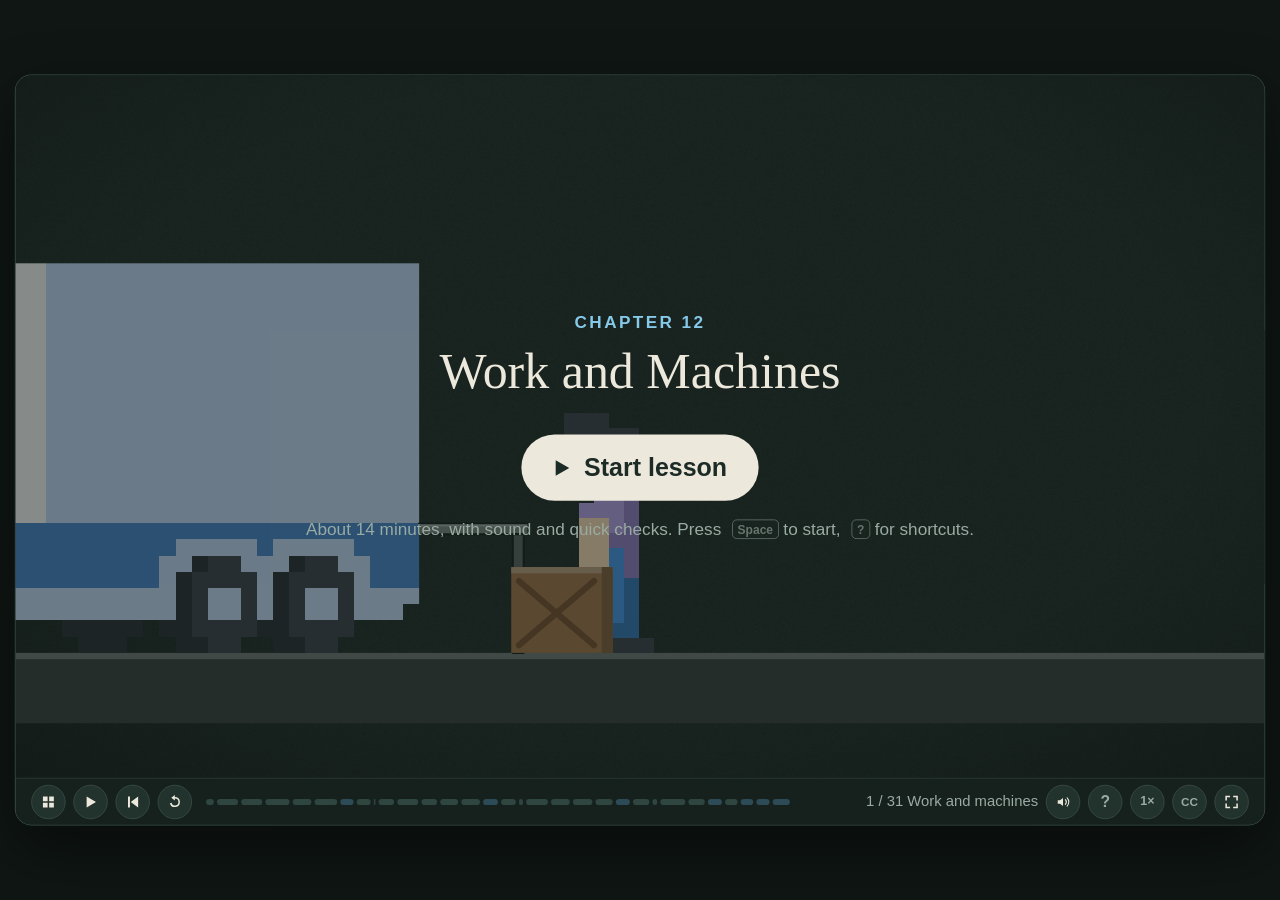
<file: site/science/ch12/index.html>
<!doctype html>
<html lang="en">
<head>
<meta charset="utf-8">
<meta name="viewport" content="width=device-width, initial-scale=1">
<title>Chapter 12: Work and Machines — Science</title>
<link rel="stylesheet" href="../lib/engine.css">
<link rel="expect" href="#bar" blocking="render">
</head>
<body>
<script src="../lib/engine.js"></script>
<script src="../lib/figures.js"></script>
<script src="../lib/actors.js"></script>
<script src="../lib/physics.js"></script>
<script src="../lib/machines.js"></script>
<script src="audio/en/timings.js"></script>
<script>
'use strict';
// Chapter 12, one page in book order: part 1 (work, force × distance, direction, power), part 2 (simple machines:
// inclined plane, wedge, screw), part 3 (levers, wheel and axle, pulleys), part 4 (energy, efficiency, compound
// machines), then the chapter practice. Notes and storyboard intents: books/science/chapters/ch12.md.
const CHAPTER = { number: 12, title: 'Work and Machines', minutes: 14, language: 'en' };
const Q_CARD = { x: 96, y: 586, w: 1408, cls: 'band' };   // a band card under the scenes; it moves up by itself when taller
const GY = 560;                                           // ground line in quick-check pictures
const Y1 = 740;                                           // ground line under big actors
const BED = 574;                                          // a big truck's bed: 166 px (one meter) above Y1
const ground = (p, y = GY, x = 0, w = 1600) => { phBlock(p, x, y, w, 70, PH.grass, { top: 8, ol: 0 }); mk('rect', { x, y: y + 70, width: w, height: 6, fill: PH.grass, opacity: .5 }, p); };
const road = (p, y = Y1, x = 0, w = 1600) => { phBlock(p, x, y, w, 90, PH.road, { top: 8, ol: 0 }); };
const floorIn = (p, y = Y1, x = 0, w = 1600) => { phBlock(p, x, y, w, 90, '#6b5a48', { top: 8, ol: 0 }); };
const sm = (t, a, b) => io(ramp(t, a, b));
const lerp = (a, b, k) => a + (b - a) * k;
const PAPER = '#f4f1e8', SKIN = '#e0b48a';

/* ---------- shared pictures ---------- */
// The same shapes as ch10–11: a thought bubble over a head, a part title, and a three-row summary with small pictures.
function thought(p, [x0, y0, x1, y1], x, lines, t0) {
  const q = G(p, { o: 0 });
  mk('rect', { x: x0, y: y0, width: x1 - x0, height: y1 - y0, rx: 40, fill: '#22322d', stroke: COL.dim, 'stroke-width': 3 }, q);
  path(q, `M${x - 30} ${y1 - 2}L${x + 30} ${y1 - 2}L${x} ${y1 + 66}Z`, { fill: COL.dim });
  lines.forEach((s, i) => T(q, s, { x: (x0 + x1) / 2, y: y0 + 70 + i * 56, size: 42, anchor: 'middle' }));
  show(q, t0); return q;
}
function opener(p, x, y, part, name, name2) {
  const g = G(p, { o: 0, y: 24 });
  phLabel(g, part.toUpperCase(), { x, y: y - 80, size: 30, fill: COL.dim, weight: 600 }); phLabel(g, name, { x, y, size: 80, weight: 600 });
  if (name2) phLabel(g, name2, { x, y: y + 86, size: 80, weight: 600 });
  tw(g, { o: 1, y: 0 }, .2, 1.1, out); return g;
}
function summary(p, m, rows, next) {
  rows.forEach(([lines, icon], i) => {
    const g = G(p, { x: -16, y: 250 + i * 220, o: 0 });
    lines.forEach((s, j) => T(g, s, { x: 430, y: j * 50, size: 38, weight: 600 }));
    icon(g); tw(g, { o: 1, x: 0 }, m(['w1', 'w2', 'w3'][i]), .6);
  });
  txt(p, next, 800, 860, m('end'), { size: 32, fill: COL.dim, weight: 500 });
}
// The big truck (s 2.6) with its rear end at x: dir 1 parks it to the right of x, −1 to the left (mirrored). A metal
// loading plate 140 wide sticks out of the rear at bed height; the returned group holds it (hide it for ramp scenes).
function truck(p, rear, dir = 1) {
  const t = phSprite(p, 'truck', { x: rear + dir * 457.6, y: Y1, s: 2.6 }); if (dir < 0) phFace(t, -1);
  const pl = G(p), x0 = dir > 0 ? rear - 140 : rear;
  phBlock(pl, x0, BED, 140, 14, PH.metal, { top: 4 });
  phBlock(pl, dir > 0 ? x0 + 6 : x0 + 120, BED + 14, 14, Y1 - BED - 14, dk(PH.metal, .3), { top: 0 });
  return pl;
}
// A ramp from its foot (fx, Y1 or y) up to the truck bed; R.yAt(x) is the surface height at x (ground off the ramp).
function slope(p, fx, run, rise, o = {}, y = Y1) {
  const R = incline(p, { x: fx, y, run, rise, ...o });
  return Object.assign(R, { fx, run, rise, yAt: x => x < fx ? y : x > fx + run ? y - rise : y - (x - fx) * rise / run });
}
// You (s) pushing a crate up ramp R: the crate's bottom centre u px up the slope, your hands on its back face.
function pusher(p, R, { s = 2, w = 120, h = 100, label = '', role = 'you' } = {}) {
  const a = phActor(p, role, { s, anim: 'push' }), c = crate(p, { w, h, label });
  const hx = 6.11 * PX * s, f = Object.assign(u => {
    onSlope(c, R.at(u));
    const [bx] = R.at(u - w / 2), x = bx - hx + 6;
    put(a, { x, y: R.yAt(x) }); a.stride('push', u);
  }, { a, c });
  return f;
}
function basket(p, o = {}) {
  const g = G(p, o);
  [['#e8a0c8', -34], ['#86c9e8', 4], [PAPER, 36]].forEach(([c, x]) => mk('ellipse', { cx: x, cy: -70, rx: 34, ry: 18, fill: c, ...phLine(2) }, g));
  path(g, 'M-70 -72L70 -72L58 0H-58Z', { fill: '#c9a36a', ...phLine() });
  path(g, 'M-64 -48H64M-61 -24H61', { stroke: dk('#c9a36a', .3), 'stroke-width': 4 });
  return g;
}
// A trash bag lying on its side; origin at the tied neck on its right end, body x −220…0, bottom at +38.
function trashBag(p, o = {}) {
  const g = G(p, o);
  path(g, 'M-24 -8C-40 -70 -190 -80 -214 -20C-226 10 -200 38 -150 38H-40C-14 38 -10 14 -24 -8Z', { fill: '#2f383d', ...phLine() });
  path(g, 'M-170 -40C-140 -54 -100 -56 -70 -46', { stroke: '#56626a', 'stroke-width': 5, fill: 'none' });
  path(g, 'M-26 -10L0 -4L-26 6Z', { fill: '#2f383d', ...phLine(2) });
  return g;
}
// A bucket: origin at the bottom centre, handle top at (0, −135 s).
function bucket(p, { x = 0, y = 0, s = 1, o = 1 } = {}) {
  const g = G(p, { x, y, s, o });
  path(g, 'M-46 -100C-46 -150 46 -150 46 -100', { stroke: '#4a5458', 'stroke-width': 5, fill: 'none' });
  path(g, 'M-52 -100H52L40 0H-40Z', { fill: '#5f8fb5', ...phLine() });
  mk('rect', { x: -54, y: -104, width: 108, height: 10, rx: 3, fill: lt('#5f8fb5', .3), ...phLine(2) }, g);
  return g;
}
function pulleyWheel(p, x, y, r = 50, hang = true) {
  const g = G(p, { x, y });
  if (hang) phBlock(g, -10, -r - 30, 20, r + 30, dk(PH.metal, .2), { top: 0 });
  mk('circle', { r, fill: PH.metal, ...phLine() }, g); mk('circle', { r: r - 12, fill: dk(PH.metal, .25) }, g); mk('circle', { r: 9, fill: PH.out }, g);
  return g;
}
// Stairs: n blocks w wide and h tall each from x on floor y, then a landing; yAt(xx) is the step top under xx.
function stairs(p, { x, y = Y1, n, w, h, land = 0 }) {
  for (let i = 0; i < n; i++) phBlock(p, x + i * w, y - (i + 1) * h, w, (i + 1) * h, '#7a6a58', { top: 6 });
  if (land) phBlock(p, x + n * w, y - n * h, land, n * h, '#7a6a58', { top: 6 });
  return { yAt: xx => xx < x ? y : y - h * Math.min(n, Math.floor((xx - x) / w) + 1), smooth: xx => y - Math.min(n * h, Math.max(0, (xx - x + w * .3) * h / w)) };
}
// One bar of energy, split into useful (green) and heat (red). set(f, title, useful, heat): f is the useful share.
function energyBar(p, { x, y, w = 600, h = 60 }) {
  const g = G(p), gr = mk('rect', { x, y, height: h, fill: WORK }, g), rd = mk('rect', { y, height: h, fill: HEAT }, g);
  mk('rect', { x, y, width: w, height: h, fill: 'none', stroke: COL.chalk, 'stroke-width': 3 }, g);
  const tt = T(g, '', { x, y: y - 18, size: 30, weight: 700 }), gl = phLabel(g, '', { y: y + h / 2 + 11, size: 28, fill: PH.out }), rl = phLabel(g, '', { y: y + h + 40, size: 28, fill: HEAT });
  return Object.assign(g, {
    set(f, title, useful = '', heat = '') {
      gr.setAttribute('width', w * f); rd.setAttribute('x', x + w * f); rd.setAttribute('width', w * (1 - f));
      phText(tt, title); phText(gl, useful); put(gl, { x: x + w * f / 2 }); phText(rl, heat); put(rl, { x: x + w * (1 + f) / 2 });
      return g;
    },
  });
}
// Wavy red heat lines rising from (x, y).
function squiggle(p, x, y, n = 3) {
  const g = G(p, { x, y, o: 0 });
  for (let i = 0; i < n; i++) path(g, `M${(i - (n - 1) / 2) * 22} 0c-10 -12 10 -24 0 -36s10 -24 0 -36`, { stroke: HEAT, 'stroke-width': 5, fill: 'none', 'stroke-linecap': 'round' });
  return g;
}
/* small pictures: origin at the bottom centre unless noted */
function wheelbarrow(p, o = {}) {   // wheel at the origin's left, handles ending at (300, −56)
  const g = G(p, o);
  path(g, 'M30 -60L300 -56M40 -40L170 -36L180 0', { stroke: WOOD, 'stroke-width': 10, fill: 'none', 'stroke-linecap': 'round' });
  path(g, 'M20 -130H210L180 -60H50Z', { fill: '#4f8a5b', ...phLine() });
  mk('ellipse', { cx: 115, cy: -134, rx: 92, ry: 14, fill: '#6a4c34' }, g);
  mk('circle', { cx: 0, cy: -30, r: 30, fill: '#2c3337', ...phLine() }, g); mk('circle', { cx: 0, cy: -30, r: 8, fill: PH.metal }, g);
  return g;
}
function armPic(p, o = {}) {        // elbow at the origin, hand at (300, 0)
  const g = G(p, o);
  path(g, 'M-20 -190C-40 -120 -30 -40 0 0', { stroke: '#5f8fb5', 'stroke-width': 56, fill: 'none', 'stroke-linecap': 'round' });
  path(g, 'M0 0H290', { stroke: SKIN, 'stroke-width': 40, 'stroke-linecap': 'round' });
  mk('ellipse', { cx: 70, cy: -30, rx: 60, ry: 22, fill: lt(SKIN, .15) }, g);
  phBlock(g, 270, -80, 24, 160, '#4a5458', { top: 0 }); phBlock(g, 250, -100, 64, 34, '#3a4448', { top: 0 }); phBlock(g, 250, 66, 64, 34, '#3a4448', { top: 0 });
  return g;
}
function miniRamp(p, o = {}) {
  const g = G(p, o);
  path(g, 'M-120 0L120 -90V0Z', { fill: WOOD, ...phLine() });
  const c = crate(g, { w: 50, h: 44 }); put(c, { x: 0, y: -46, r: -20.6 });
  return g;
}
function miniSeesaw(p, o = {}) {
  const g = G(p, o);
  path(g, 'M0 -50L-32 0H32Z', { fill: '#8d8a80', ...phLine() });
  const b = G(g, { y: -50, r: -10 }); phBlock(b, -150, -14, 300, 14, WOOD, { top: 4 });
  return g;
}
function axePic(p, o = {}) {        // blade tip at the origin, pointing down
  const g = G(p, o);
  phBlock(g, -9, -300, 18, 200, WOOD, { top: 0 });
  path(g, 'M-40 -120H40L0 0Z', { fill: '#b9c3c6', ...phLine() }); path(g, 'M-40 -120H40', { stroke: '#7d8a86', 'stroke-width': 8 });
  return g;
}
function screwPic(p, o = {}, len = 200) {   // head top at the origin, tip at y len
  const g = G(p, o);
  path(g, `M-18 22V${len - 30}L0 ${len}L18 ${len - 30}V22Z`, { fill: '#b9c3c6', ...phLine(2) });
  let d = ''; for (let y = 34; y < len - 30; y += 22) d += `M-22 ${y + 8}L22 ${y - 6}`;
  path(g, d, { stroke: '#7d8a86', 'stroke-width': 5 });
  mk('ellipse', { cx: 0, cy: 12, rx: 44, ry: 14, fill: '#9aa5a8', ...phLine(2) }, g); mk('rect', { x: -44, y: 0, width: 88, height: 12, fill: '#9aa5a8' }, g);
  mk('ellipse', { cx: 0, cy: 0, rx: 44, ry: 14, fill: '#c3ccce', ...phLine(2) }, g); path(g, 'M-24 0H24', { stroke: PH.out, 'stroke-width': 5 });
  return g;
}
function faucetPic(p, o = {}, r = 180) {   // the handle wheel's centre at the origin; returns {g, wheel}
  const g = G(p, o);
  phBlock(g, -26, 0, 52, r + 140, PH.metal, { top: 0 }); phBlock(g, -26, r + 100, 200, 40, PH.metal, { top: 6 }); phBlock(g, 150, r + 100, 30, 70, PH.metal, { top: 0 });
  const wh = G(g);
  mk('circle', { r, fill: 'none', stroke: '#c0504d', 'stroke-width': 26 }, wh);
  for (let i = 0; i < 4; i++) path(wh, `M0 0L${r * Math.cos(i * Math.PI / 2)} ${r * Math.sin(i * Math.PI / 2)}`, { stroke: '#c0504d', 'stroke-width': 14 });
  mk('circle', { r: r * .145, fill: '#9aa5a8', ...phLine() }, wh); path(wh, `M${-r * .1} 0H${r * .1}`, { stroke: PH.out, 'stroke-width': 4 });
  return Object.assign(g, { wheel: wh });
}
function canOpener(p, o = {}, s = 1) {   // the whole opener, drawn in its own frame (can 220–520, top 470)
  const g = G(p, o);
  phBlock(g, 220, 470, 300, 270, '#b9c3c6', { top: 0 });
  for (let y = 520; y < 740; y += 50) path(g, `M220 ${y}H520`, { stroke: '#8d979a', 'stroke-width': 5 });
  mk('ellipse', { cx: 370, cy: 470, rx: 150, ry: 22, fill: '#d6dcde', ...phLine() }, g);
  path(g, 'M560 420L1050 360L1050 384L560 446Z', { fill: '#c0504d', ...phLine() });
  path(g, 'M560 452L1050 470L1050 494L560 478Z', { fill: '#c0504d', ...phLine() });
  phBlock(g, 480, 390, 120, 80, '#7d8a86', { top: 6 });
  const cw = G(g, { x: 505, y: 470 }); mk('circle', { r: 30, fill: '#d6dcde', ...phLine() }, cw); path(cw, 'M-30 0H30M0 -30V30', { stroke: '#8d979a', 'stroke-width': 3 });
  const key = G(g, { x: 600, y: 380 }); path(key, 'M0 0L-40 -50Q0 -70 40 -50Z', { fill: '#9aa5a8', ...phLine() }); mk('circle', { r: 12, fill: '#7d8a86', ...phLine(2) }, key);
  return Object.assign(g, { key, cw });
}
function pyramid(p, cx, base, n = 9, step = 50, w0 = 700) {
  const g = G(p);
  for (let i = 0; i < n; i++) { const w = w0 - i * w0 / (n + 1); phBlock(g, cx - w / 2, base - (i + 1) * step, w, step, i % 2 ? '#d8b77a' : '#cfae70', { top: 5 }); }
  return g;
}
function knifePic(p, o = {}) { const g = G(p, o); path(g, 'M-90 -30H60L90 -30L60 0H-90Z', { fill: '#c3ccce', ...phLine() }); phBlock(g, -170, -36, 84, 30, '#3a3a3a', { top: 0 }); return g; }
function doorstopPic(p, o = {}) { const g = G(p, o); path(g, 'M-90 0H90L-90 -60Z', { fill: '#c9a36a', ...phLine() }); return g; }
function plowPic(p, o = {}) {
  const g = G(p, o);
  path(g, 'M-100 -80L60 -40', { stroke: WOOD, 'stroke-width': 12 });
  path(g, 'M20 -60L90 -10L100 0H0Z', { fill: '#9aa5a8', ...phLine() });
  return g;
}
// The book: a red hardback, origin at its bottom centre.
const book = (p, o = {}) => { const g = G(p, o); phBlock(g, -45, -22, 90, 22, '#c0504d', { top: 0 }); mk('rect', { x: -40, y: -16, width: 80, height: 10, fill: PAPER }, g); return g; };
const workTick = (p, x, y, t0) => txt(p, '✓ work', x, y, t0, { size: 44, fill: WORK, weight: 700 });

/* ---------- beats ---------- */
const BEATS = [
/* ---------- part 1: work and power ---------- */
['intro', 'Work and machines', (m, D) => {
  const p = panel(0), tq = m('q');
  // You lift a heavy box from the road onto the truck's loading plate.
  road(p); truck(p, 517, -1);
  const a = phActor(p, 'you', { x: 760, y: Y1, s: 2.4 }).face(-1), c = crate(p, { x: 700, y: Y1, w: 130, h: 110 });
  clockRun(t => {
    const lift = sm(t, 1.6, 3), carry = sm(t, 3, 4.4);
    a.show(t < 1 ? 'stand' : t < 1.6 ? 'crouch' : t < 3 ? 'strain' : t < 4.4 ? 'walk' : 'stand', t < 3 ? t * 3 : (t - 3) * 4);
    put(a, { x: lerp(760, 740, carry) });
    put(c, { x: t < 3 ? lerp(700, 680, lift) : lerp(680, 587, carry), y: t < 3 ? lerp(Y1, 650, lift) : lerp(650, BED, carry) });
  }, D);
  const ttl = G(p, { o: 0, y: 24 });
  phLabel(ttl, 'Unit 3 · Motion, Forces, and Work · Chapter 12', { x: 1230, y: 330, size: 26, fill: COL.dim, weight: 600 });
  phLabel(ttl, 'Work and', { x: 1230, y: 420, size: 76 }); phLabel(ttl, 'Machines', { x: 1230, y: 500, size: 76 });
  tw(ttl, { o: 1, y: 0 }, .3, 1.1, out);
  thought(p, [70, 60, 930, 220], 740, ['Is lifting a box work?', 'How could a ramp help?'], tq);
}, { lead: false }],
['work', 'What work means', (m, D) => {
  const p = panel(0), td = m('def'), tt = m('tow'), tl = m('lift');
  // Work: a force moves an object the way the force points. A truck tows a car (left); you lift a book (right).
  phLabel(p, 'Work', { x: 800, y: 110, size: 72, fill: WORK });
  txt(p, 'a force moves an object in the same direction as the force', 800, 180, td, { size: 36 });
  path(p, 'M796 240V880', { stroke: COL.faint, 'stroke-width': 3 });
  road(p, Y1, 0, 790); floorIn(p, Y1, 802, 798);
  const tr = phVehicle(p, 'truck', { x: 470, y: Y1 }), car = phVehicle(p, 'car', { x: 90, y: Y1 }), rope = path(p, '', { stroke: COL.chalk, 'stroke-width': 4 });
  const pull = forceArrow(p, { w: 12, size: 30 }), mv = distBar(p, { head: true, size: 30 });
  const a = phActor(p, 'you', { x: 1100, y: Y1, s: 2.4 }), bk = book(p), push = forceArrow(p, { w: 12, size: 30 }), up = distBar(p, { head: true, size: 30 });
  clockRun(t => {
    const k = sm(t, tt, tt + 4) * 140, xc = 90 + k;
    put(tr, { x: 470 + k }); put(car, { x: xc });
    rope.setAttribute('d', `M${xc + 120} 710L${470 + k - 172} 710`);
    pull.set(xc - 40, 610, t > tt ? 150 : 0, 0, 'pull');
    mv.set(70, 840, 70 + k, 840, 'moves', 'above');
    const lk = sm(t, tl + .3, tl + 1.6);
    a.show(lk > 0 ? 'catch' : 'stand', 0);
    const hy = lerp(Y1 - 93, Y1 - 168, lk), hx = lerp(1120, 1194, lk); put(bk, { x: hx + 12, y: hy + 4 });
    push.set(hx + 90, hy - 10, t > tl ? 100 : 0, -90, 'push', 'right');
    up.set(hx + 190, Y1 - 89, hx + 190, lk > .05 ? hy : Y1 - 89, lk > .1 ? 'moves' : '', 'right');
  }, D);
  workTick(p, 400, 330, tt + 2.5); workTick(p, 1200, 330, tl + 2.5);
}, { lead: false }],
['formula', 'Work = force × distance', (m, D) => {
  const p = panel(0), tf = m('force'), td = m('dist'), tm = m('mult'), tb = m('box'), ta = m('ans'), tu = m('units');
  // You lift a 20 N box 1.5 m onto a shelf; the right side builds work = force × distance = 30 J.
  floorIn(p);
  phBlock(p, 560, 540, 240, 200, WOOD, { top: 10, right: 12 }); path(p, 'M580 640H780', { stroke: dk(WOOD, .4), 'stroke-width': 5 });
  const a = phActor(p, 'you', { x: 300, y: Y1, s: 2.4 }), bx = crate(p, { w: 100, h: 80, label: '20 N' }), fA = forceArrow(p, { w: 12, size: 30 });
  const bar = distBar(p, { size: 30 });
  clockRun(t => {
    const k1 = sm(t, tb + .5, tb + 2), k2 = sm(t, tb + 2, tb + 3.5);
    a.show(t < tb ? 'stand' : t < tb + .5 ? 'crouch' : t < tb + 1.2 ? 'strain' : k2 > 0 && k2 < 1 ? 'walk' : 'catch', (t - tb) * 4);
    put(a, { x: lerp(lerp(300, 340, k1), 440, k2) });
    const x = lerp(lerp(365, 405, k1), 600, k2), y = lerp(lerp(Y1, 600, k1), 540, k2); put(bx, { x, y });
    fA.set(x, y - 90, t > tf ? 90 : 0, -90, '20 N', 'right');
    bar.set(840, Y1, 840, 540, t > td ? '1.5 m' : '', 'right');
  }, D);
  const R = 1220;
  runs(p, [['force', FORCE], [': how hard you push']], { x: R, y: 200, size: 38 }); show(p.lastChild, tf);
  runs(p, [['distance', DIST], [': how far it moves']], { x: R, y: 260, size: 38 }); show(p.lastChild, td);
  runs(p, [['work', WORK], [' = '], ['force', FORCE], [' × '], ['distance', DIST]], { x: R, y: 380, size: 54, weight: 700 }); show(p.lastChild, tm);
  const wm = workMeter(p, { x: R, y: 500, size: 50, o: 0 }).set(20, 1.5, '?'); show(wm, tb + 1);
  prog(q => { if (q > 0) wm.set(20, 1.5); }, ta, .01);
  [['work', WORK, 'joules (J)'], ['force', FORCE, 'newtons (N)'], ['distance', DIST, 'meters (m)']].forEach(([n, c, u], i) => {
    runs(p, [[n, c], [' in ' + u]], { x: R, y: 600 + i * 50, size: 34 }); show(p.lastChild, tu + i * .5);
  });
}, { lead: false }],
['direction', 'Force and direction', (m, D) => {
  const p = panel(0), th = m('hold'), tw0 = m('hall'), tz = m('zero'), ts = m('stairs'), tc = m('climb');
  // Carry a basket along a hall (no work on it), then up the stairs (work: the basket rises the way you push).
  floorIn(p); txt(p, 'Only force in the direction of motion counts', 800, 110, .3, { size: 44 });
  const st = stairs(p, { x: 820, n: 6, w: 100, h: 60, land: 180 });
  const a = phActor(p, 'you', { x: 200, y: Y1, s: 1.8 }), bs = basket(p, { s: .8 }), f = forceArrow(p, { w: 12, size: 30 });
  const side = distBar(p, { head: true, size: 30 }), upB = distBar(p, { size: 30 });
  const guide = path(p, 'M740 380H1420', { stroke: COL.faint, 'stroke-width': 3, 'stroke-dasharray': '12 10', o: 0 }); put(guide, { o: 0 }); show(guide, tc);
  clockRun(t => {
    const x = t < ts ? lerp(200, 640, sm(t, tw0, tz)) : lerp(640, 1390, ramp(t, ts, 25)), y = st.smooth(x);
    put(a, { x, y }); a.stride('walk', x - 200);
    put(bs, { x: x + 45, y: y - 60 });
    f.set(x + 120, y - 110, t > th ? 90 : 0, -90, '30 N', 'right');
    side.set(245, 800, Math.min(x, 640) + 45, 800, x > 210 ? 'moves sideways' : '', 'below');
    upB.set(760, Y1, 760, lerp(Y1, 380, sm(t, tc - .3, tc + .5)), t > tc ? '3 m up' : '', 'left');
  }, D);
  const w0 = workMeter(p, { x: 500, y: 200, size: 46, o: 0 }).set(30, 0, 0); show(w0, tz); hide(w0, tc - .5);
  const w1 = workMeter(p, { x: 500, y: 200, size: 46, o: 0 }).set(30, 3, 90); show(w1, tc);
}],
['drag', 'Only the forward part', (m, D) => {
  const p = panel(0), tb = m('bag'), ts = m('split'), tfl = m('floor'), tf = m('fwd'), ta = m('ans'), tan = Math.tan(37 * Math.PI / 180);
  // You walk backwards dragging a bag by a rope at 37°: of your 50 N pull, only the 40 N forward part does work.
  floorIn(p);
  const a = phActor(p, 'you', { s: 2.6, anim: 'backstep' }).face(-1), rope = path(p, '', { stroke: '#d8cfb8', 'stroke-width': 5 }), bag = trashBag(p);
  const pullA = forceArrow(p, { w: 10, size: 28 }), mv = distBar(p, { head: true, size: 30 });
  let k0;
  clockRun(t => {
    const d = 550 * ramp(t, tb, 19.4), x = 700 + d;
    put(a, { x, y: Y1 }); a.stride('backstep', d);
    const [hx, hy] = a.hand('F'), kx = hx - (700 - hy) / tan; if (k0 === undefined) k0 = kx;
    rope.setAttribute('d', `M${hx} ${hy}L${kx} 700`); put(bag, { x: kx, y: 700 });
    pullA.set(kx + 40, 650, t > tb + .5 ? 110 : 0, -36.87, '');
    mv.set(k0 - 110, 800, kx - 110, 800, d > 10 ? 'slides along the floor' : '', 'below');
  }, D);
  const box = G(p, { o: 0 });
  mk('rect', { x: 80, y: 90, width: 540, height: 410, rx: 24, fill: '#22322d', stroke: COL.dim, 'stroke-width': 3 }, box);
  forceArrow(box, { w: 12, size: 30 }).set(150, 420, 400, -36.87, '50 N pull', 'above');
  const fw = G(box, { o: 0 }), upG = G(box, { o: 0 });
  forceArrow(fw, { w: 12, size: 30 }).set(150, 420, 320, 0, '40 N forward', 'below');
  forceArrow(upG, { w: 12, size: 30 }).set(470, 420, 240, -90, '30 N up', 'right');
  path(box, 'M150 420H470V180', { stroke: COL.faint, 'stroke-width': 2, 'stroke-dasharray': '8 8', fill: 'none' });
  show(box, tb + 1.2); show(fw, ts + 1); show(upG, ts + 1); tw(upG, { o: .25 }, tf, .6);
  txt(p, 'only this part does work', 350, 560, tf + .8, { size: 30, fill: WORK });
  const wm = workMeter(p, { x: 1150, y: 150, size: 48, o: 0 }).set(40, 5, 200); show(wm, ta - 3);
}, { lead: false }],
['power', 'Power', (m, D) => {
  const p = panel(0), tsm = m('same'), tfa = m('fast'), tsl = m('slow'), td = m('def'), ty = m('you'), tr = m('fr');
  // Same 90 J climb: you run up in 3 s, your friend walks up in 9 s.
  floorIn(p);
  const s1 = stairs(p, { x: 300, n: 5, w: 80, h: 54, land: 90 }), s2 = stairs(p, { x: 1100, n: 5, w: 80, h: 54, land: 90 });
  path(p, 'M800 240V880', { stroke: COL.faint, 'stroke-width': 3 });
  const a = phActor(p, 'you', { s: 1.4 }), b = phActor(p, 'friend', { s: 1.4 }), ba = basket(p, { s: .55 }), bb = basket(p, { s: .55 });
  const c1 = simClock(p, 110, 300, 50), c2 = simClock(p, 910, 300, 50);
  clockRun(t => {
    const ka = ramp(t, tfa, tfa + 3), kb = ramp(t, tsl, tsl + 9), xa = lerp(180, 740, ka), xb = lerp(980, 1500, kb);
    put(a, { x: xa, y: s1.smooth(xa) }); a.stride(ka > 0 && ka < 1 ? 'run' : 'walk', ka > 0 && ka < 1 ? xa : 0);
    put(b, { x: xb, y: s2.smooth(xb) }); b.stride('walk', xb - 980);
    put(ba, { x: xa + 30, y: s1.smooth(xa) - 48 }); put(bb, { x: xb + 30, y: s2.smooth(xb) - 48 });
    c1.set(3 * ka); c2.set(9 * kb);
  }, D);
  runs(p, [['power', POWER], [' = '], ['work', WORK], [' ÷ '], ['time', TIME]], { x: 800, y: 80, size: 50, weight: 700 }); show(p.lastChild, td);
  runs(p, [['same work: '], ['90 J', WORK]], { x: 800, y: 160, size: 38 }); show(p.lastChild, tsm);
  const r1 = readout(p, [WORK, null, TIME, null, POWER], { x: 400, y: 860, size: 40, o: 0 }).set('90 J', ' ÷ ', '3 s', ' = ', '30 W'); show(r1, ty);
  const r2 = readout(p, [WORK, null, TIME, null, POWER], { x: 1200, y: 860, size: 40, o: 0 }).set('90 J', ' ÷ ', '9 s', ' = ', '10 W'); show(r2, tr);
}, { lead: false }],
['q1', 'Quick check', (m, D) => {
  const p = panel(0);
  // Up the steps with a basket, again and again.
  ground(p); const st = stairs(p, { x: 700, y: GY, n: 4, w: 70, h: 45, land: 120 });
  const a = phActor(p, 'you', { s: 1.2 }), bs = basket(p, { s: .5 });
  clockRun(t => { const x = 500 + (t * 90) % 520, y = st.smooth(x); put(a, { x, y }); a.stride('walk', x); put(bs, { x: x + 26, y: y - 40 }); }, D);
}, { ask: done => quiz(Q_CARD, [
  { id: 'c-shelf', prompt: ['You lift a 15 newton bag 2 meters onto a shelf. How much work do you do?'],
    build: blanks([{ parts: ['work = 15 N × 2 m = ', { box: '30' }, ' J'], why: 'Work = force × distance: 15 × 2 = 30 joules.', hint: 'Multiply the force by the distance it moves.' }]) },
  { id: 'c-hall', prompt: ['You carry a basket along a level hall. How much work does your upward push do on it?'],
    build: choice([['none: the basket moves sideways, not up'], ['a lot: the basket is heavy'], ['it depends on how fast you walk']], 0,
      'Your push is up but the basket moves sideways, so that push does no work on it.',
      [null, 'Heavy or not, it doesn’t move the way you push.', 'Speed changes power, not this: the push and the motion point different ways.']) },
  { id: 'c-power', prompt: ['A machine does 60 joules of work in 3 seconds. What is its power?'],
    build: blanks([{ parts: ['power = 60 J ÷ 3 s = ', { box: '20' }, ' W'], why: 'Power = work ÷ time: 60 ÷ 3 = 20 watts.', hint: 'Divide the work by the time.' }]) },
], done) }],
['wrap1', 'Summary · Work and power', (m, D) => {
  summary(panel(0), m, [
    [['Work: a force moves something in', 'the direction of the force.'], g => { crate(g, { x: 260, y: 50, w: 110, h: 90 }); forceArrow(g, { w: 8 }).set(340, 40, 90, -90, ''); }],
    [['Work = force × distance,', 'measured in joules.'], g => { runs(g, [['N', FORCE], [' × '], ['m', DIST], [' = '], ['J', WORK]], { x: 260, y: 30, size: 52, weight: 700, o: 1 }); }],
    [['Power = work ÷ time,', 'measured in watts.'], g => { phStopwatch(g, { x: 200, y: 10, r: 46 }); phLabel(g, 'W', { x: 320, y: 30, size: 60, fill: POWER }); }],
  ], 'Next: the machines that make work easier.');
}],
/* ---------- part 2: simple machines (inclined plane, wedge, screw) ---------- */
['part2', 'Part 2 · Simple machines', (m, D) => {
  const p = panel(0);
  // A ramp up to the truck bed: you push a crate up it.
  road(p); put(truck(p, 900), { o: 0 });
  const R = slope(p, 431, 469, 166), f = pusher(p, R, { s: 2 });
  clockRun(t => f(lerp(160, 260, t / D)), D);
  opener(p, 330, 250, 'Part 2', 'Simple', 'Machines');
}, { lead: false }],
['machine', 'What a machine does', (m, D) => {
  const p = panel(0), tr = m('ramp'), tt = m('trade'), tl = m('less'), tm = m('more'), ts = m('same');
  // A ramp is a simple machine: push the crate up a long slope instead of lifting it. The work rectangle keeps its
  // area while the force shrinks and the distance grows.
  road(p); put(truck(p, 1050), { o: 0 });
  const R = slope(p, 581, 469, 166), f = pusher(p, R, { s: 2 });
  const wa = workArea(p, { x: 150, y: 480, fu: .5, du: 110 }); put(wa, { o: 0 }); show(wa, tt);
  clockRun(t => {
    f(lerp(70, 437, ramp(t, 3.4, 16)));
    const d = 1 + Math.round(4 * sm(t, tl, tm + 1)) / 2; wa.set(600 / d, d, '600 J');
  }, D);
  txt(p, 'A machine makes work easier', 800, 110, .3, { size: 50, weight: 700 });
  txt(p, 'simple machine', 815, 800, tr, { size: 34, fill: COL.int });
  runs(p, [['same work: '], ['600 J', WORK]], { x: 360, y: 620, size: 40 }); show(p.lastChild, ts);
}],
['incline', 'The inclined plane', (m, D) => {
  const p = panel(0), tl = m('lift'), tr = m('ramp'), tp = m('push'), ts = m('same'), tle = m('less');
  // Lift a 600 N crate 1 m straight up onto the truck (600 J), then push it up a 3 m ramp with 200 N (600 J).
  road(p); const pl = truck(p, 1050);
  const one = G(p), a = phActor(one, 'you', { x: 812, y: Y1, s: 2.6, anim: 'crouch' }), c = crate(one, { w: 150, h: 130, label: '600 N' });
  const up = forceArrow(one, { w: 12, size: 30 }), h1 = distBar(one, { size: 30 });
  const two = G(p, { o: 0 }), R = slope(two, 581, 469, 166), f = pusher(two, R, { s: 2, label: '600 N' });
  const fa = forceArrow(two, { w: 12, size: 30 }), d3 = distBar(two, { size: 30 });
  const [nx, ny] = [Math.sin(-R.ang * Math.PI / 180) * 40, Math.cos(R.ang * Math.PI / 180) * 40];
  d3.set(581 + nx, Y1 + ny, 1050 + nx, BED + ny, '3 m', 'below');
  clockRun(t => {
    const k = sm(t, tl + .3, tl + 2.5);
    a.show(t < tl + .5 ? 'crouch' : k < 1 ? 'strain' : 'catch', (t - tl) * 3);
    put(c, { x: lerp(901, 988, k), y: lerp(Y1, BED + 1, k) });
    up.set(1100, lerp(Y1, BED, k) - 20, t > tl ? 120 : 0, -90, '600 N', 'right');
    h1.set(640, Y1, 640, BED, t > tl + 1 ? '1 m' : '', 'left');
    const u = lerp(70, 437, ramp(t, tp, 21)); f(u);
    const [x, y, an] = R.at(u - 10); fa.set(x, y - 150, 110, an, t > tp ? '200 N' : '', 'above');
  }, D);
  hide(one, tr, .4); hide(pl, tr, .4); show(two, tr + .4);
  const w1 = workMeter(p, { x: 400, y: 120, size: 46, o: 0 }).set(600, 1); show(w1, tl + 3);
  const w2 = workMeter(p, { x: 400, y: 190, size: 46, o: 0 }).set(200, 3); show(w2, ts);
  txt(p, 'same work, less force', 400, 260, tle, { size: 38, fill: WORK });
}, { lead: false }],
['longer', 'A longer ramp', (m, D) => {
  const p = panel(0), tl = m('long'), tp = m('pyr');
  // The 3 m ramp needs 200 N; a 6 m ramp to the same truck needs only 100 N. Then: the pyramid builders' long ramp.
  road(p); put(truck(p, 1050), { o: 0 });
  const g1 = G(p), R1 = slope(g1, 581, 469, 166), f1 = pusher(g1, R1, { s: 2 }), a1 = forceArrow(g1, { w: 12, size: 30 });
  f1(250); { const [x, y, an] = R1.at(325); a1.set(x, y - 60, 110, an, '200 N', 'above'); }
  const g2 = G(p, { o: 0 }), R2 = slope(g2, 68, 982, 166), f2 = pusher(g2, R2, { s: 2 }), a2 = forceArrow(g2, { w: 8, size: 30 });
  clockRun(t => { const u = lerp(80, 760, ramp(t, tl, tp + .5)); f2(u); const [x, y, an] = R2.at(u + 75); a2.set(x, y - 60, 55, an, '100 N', 'above'); }, D);
  hide(g1, tl, .6); show(g2, tl);
  runs(p, [['3 m ramp: '], ['200 N', FORCE]], { x: 330, y: 140, size: 40 }); show(p.lastChild, .3);
  runs(p, [['6 m ramp: '], ['100 N', FORCE]], { x: 330, y: 200, size: 40 }); show(p.lastChild, tl + .8);
  // Egypt: a long earth ramp up the side of a growing pyramid; three workers drag a stone block.
  const eg = G(p, { o: 0 });
  mk('rect', { width: 1600, height: 900, fill: '#3d6378' }, eg); phSun(eg, { x: 1420, y: 140 });
  phBlock(eg, 0, Y1, 1600, 160, '#c9a46a', { top: 8, ol: 0 });
  pyramid(eg, 1150, Y1, 9, 50, 700);
  const R3 = slope(eg, 60, 962, 300, { solid: true, color: '#b89058' });
  const stone = G(eg); phBlock(stone, -60, -80, 120, 80, '#d8c9a0', { top: 6 });
  const rope = path(eg, '', { stroke: '#d8cfb8', 'stroke-width': 4, fill: 'none' });
  const crew = ['you', 'friend', 'you'].map(r => phActor(eg, r, { s: 1.3, anim: 'pull' }));
  clockRun(t => {
    const k = 150 * ramp(t, tp, D);
    onSlope(stone, R3.at(380 + k));
    const hs = crew.map((w, i) => { const [x, y] = R3.at(520 + i * 100 + k); put(w, { x, y }); w.stride('pull', k); return w.hand('F'); });
    const [sx, sy, an] = R3.at(440 + k), r = an * Math.PI / 180;
    rope.setAttribute('d', `M${sx + 40 * Math.sin(r)} ${sy - 40 * Math.cos(r)}` + hs.map(([x, y]) => `L${x} ${y}`).join(''));
  }, D);
  phLabel(eg, 'a long, gentle ramp', { x: 300, y: 470, size: 36, fill: COL.int });
  show(eg, tp);
}],
['wedge', 'The wedge', (m, D) => {
  const p = panel(0), ta = m('axe'), ts = m('split'), tf = m('far'), tli = m('list');
  // An axe blade drives down into a log on a stump: it moves in far, the halves move apart a little but hard.
  ground(p, Y1);
  phBlock(p, 430, 640, 260, 100, dk(WOOD, .2), { top: 10 });
  const lh = G(p), rh = G(p);
  phBlock(lh, 470, 380, 90, 260, WOOD, { top: 10 }); phBlock(rh, 560, 380, 90, 260, WOOD, { top: 10, right: 10 });
  const axe = axePic(p), you = forceArrow(p, { w: 8, size: 28 });
  const pa = forceArrow(p, { w: 12, size: 30 }), pb = forceArrow(p, { w: 12, size: 30 });
  const din = distBar(p, { size: 28 }), dap = distBar(p, { size: 28 });
  clockRun(t => {
    const tip = t < ta - .8 ? 250 : t < ta ? lerp(250, 130, io(ramp(t, ta - .8, ta))) : t < ta + .5 ? lerp(130, 380, ramp(t, ta, ta + .5) ** 2) : lerp(380, 470, sm(t, ts, tf)), gap = 24 * ramp(tip, 380, 470);
    put(axe, { x: 560, y: tip }); put(lh, { x: -gap, r: 0 }); put(rh, { x: gap });
    you.set(620, tip - 230, t > ta + .4 ? 70 : 0, 90, 'your push', 'right');
    pa.set(470 - gap - 10, 520, gap > 2 ? 110 : 0, 180, ''); pb.set(650 + gap + 10, 520, gap > 2 ? 110 : 0, 0, 'pushes apart', 'tip');
    din.set(400, 380, 400, tip > 390 ? tip : 380, tip > 390 ? 'blade: far' : '', 'left');
    dap.set(560 - gap, 600, 560 + gap, 600, '');
  }, D);
  txt(p, 'apart: a little', 700, 680, tf, { size: 28, fill: DIST, anchor: 'start' });
  txt(p, 'wedge = a moving inclined plane', 1150, 200, ts + 1, { size: 40, fill: COL.int });
  [[knifePic, 1050, 'knife'], [doorstopPic, 1260, 'doorstop'], [plowPic, 1460, 'plow']].forEach(([pic, x, s], i) => {
    const g = G(p, { o: 0 }); pic(g, { x, y: 720 }); phLabel(g, s, { x, y: 790, size: 30 }); show(g, tli + i * .4);
  });
}, { lead: false }],
['screw', 'The screw', (m, D) => {
  const p = panel(0), tw0 = m('wrap'), tt = m('turn'), ti = m('in'), tn = m('nail');
  // A paper ramp wrapped around a pencil makes a spiral; a screw turns far around to move in a little; a nail needs
  // one big hammer blow.
  floorIn(p);
  const tri = G(p); path(tri, 'M80 600H330V470Z', { fill: PAPER, ...phLine() }); path(tri, 'M80 600L330 470', { stroke: DIST, 'stroke-width': 6 });
  const pen = G(p, { o: 0 });
  phBlock(pen, 404, 420, 32, 260, '#e8c048', { top: 0 }); path(pen, 'M404 680L420 730L436 680Z', { fill: PAPER, ...phLine(2) });
  let sp = ''; for (let y = 450; y < 670; y += 36) sp += `M404 ${y + 18}L436 ${y}`;
  path(pen, sp, { stroke: DIST, 'stroke-width': 6 });
  hide(tri, tw0 + .8); show(pen, tw0 + .8);
  const sc = screwPic(p, {}, 300); phBlock(p, 600, 560, 360, 180, WOOD, { top: 10, right: 12 });
  const loop = path(p, 'M870 0A70 22 0 1 1 860 -14', { stroke: DIST, 'stroke-width': 6, fill: 'none' }); put(loop, { o: 0 });
  const sf = forceArrow(p, { w: 6, size: 26 }), dIn = distBar(p, { size: 28 });
  const nail = G(p); phBlock(nail, 1374, 420, 12, 200, '#b9c3c6', { top: 0 }); phBlock(nail, 1356, 410, 48, 12, '#9aa5a8', { top: 0 });
  phBlock(p, 1180, 560, 380, 180, WOOD, { top: 10, right: 12 });
  const ham = G(p); phBlock(ham, 1410, 270, 18, 180, WOOD, { top: 0 }); phBlock(ham, 1370, 240, 110, 46, '#4a5458', { top: 6 });
  const big = forceArrow(p, { w: 18, size: 32 });
  clockRun(t => {
    const hy = lerp(330, 390, sm(t, tt, ti + 1)); put(sc, { x: 800, y: hy }); put(loop, { x: 0, y: hy + 6, o: t > tt ? 1 : 0 });
    sf.set(870, hy - 30, t > tn ? 50 : 0, 0, 'small force', 'above');
    dIn.set(990, 560, 990, 560 + hy - 330, hy > 335 ? 'in: a little' : '', 'right');
    const hit = sm(t, tn, tn + .4); put(ham, { r: 0, y: -20 * (1 - hit) }); put(nail, { y: 70 * hit });
    big.set(1300, 260, t > tn ? 150 : 0, 90, 'big force', 'left');
  }, D);
  txt(p, 'turns: far', 800, 270, tt + .5, { size: 30, fill: DIST });
  txt(p, 'screw', 780, 820, .3, { size: 34 }); txt(p, 'nail', 1380, 820, .3, { size: 34 });
}],
['q2', 'Quick check', (m, D) => {
  const p = panel(0);
  ground(p);
  const r = miniRamp(p, { x: 400, y: GY, s: 1.3 });
  phBlock(p, 740, 500, 120, 60, WOOD, { top: 6 });
  const ax = axePic(p, { x: 800, y: 500 }); phBlock(p, 1120, 470, 160, 90, WOOD, { top: 6 });
  const sc = screwPic(p, { x: 1200, y: 290 }, 220);
  clockRun(t => { put(ax, { y: 500 - 30 * Math.abs(Math.sin(t * 1.6)) }); }, D);
}, { ask: done => quiz(Q_CARD, [
  { id: 'c-ramp', prompt: ['Two ramps reach the same truck bed. Which one needs ', h('b', '', 'less force'), ' to push a crate up?'],
    build: choice([['the longer ramp'], ['the shorter ramp'], ['they need the same force']], 0,
      'The longer ramp spreads the same work over more distance, so it needs less force.',
      [null, 'The shorter ramp is steeper: it needs more force.', 'The work is the same; the force is not.']) },
  { id: 'c-axe', prompt: ['An axe blade is which simple machine?'],
    build: choice([['a wedge'], ['a screw'], ['a lever']], 0, 'The blade is a wedge: a moving inclined plane.',
      [null, 'A screw is an inclined plane wrapped around a post.', 'A lever turns on a fulcrum.']) },
  { id: 'c-screw', prompt: ['A screw is…'],
    build: choice([['an inclined plane wrapped around a post'], ['a wheel with a rope around it'], ['a bar that turns on a fixed point']], 0,
      'Unwrap a screw’s thread and you get a ramp.', [null, 'That is a pulley.', 'That is a lever.']) },
], done) }],
['wrap2', 'Summary · Simple machines', (m, D) => {
  summary(panel(0), m, [
    [['Simple machines trade less force for more', 'distance. The work stays the same.'], g => miniRamp(g, { x: 260, y: 40 })],
    [['A longer ramp needs less force.'], g => { path(g, 'M120 40L400 -40V40Z', { fill: WOOD, ...phLine() }); }],
    [['A wedge is a moving ramp; a screw is a', 'ramp wrapped around a post.'], g => { axePic(g, { x: 200, y: 60, s: .35 }); screwPic(g, { x: 320, y: -50, s: .5 }, 200); }],
  ], 'Next: levers, wheels, and pulleys.');
}],
/* ---------- part 3: levers, wheel and axle, pulleys ---------- */
['part3', 'Part 3 · Levers, wheels, and pulleys', (m, D) => {
  const p = panel(0);
  // A seesaw rocks: you on one end, your friend on the other.
  ground(p, Y1);
  const L = lever(p, { x: 420, y: Y1, h: 90, len: 640 });
  const a = phActor(p, 'you', { s: 1.5, anim: 'crouch' }), b = phActor(p, 'friend', { s: 1.5, anim: 'crouch' }).face(-1);
  clockRun(t => { L.set(12 * Math.sin(t * 1.4)); const [ax, ay] = L.at(-260), [bx, by] = L.at(260); put(a, { x: ax, y: ay }); put(b, { x: bx, y: by }); }, D);
  opener(p, 1150, 300, 'Part 3', 'Levers, Wheels,', 'and Pulleys');
}, { lead: false }],
['lever', 'The lever', (m, D) => {
  const p = panel(0), tfu = m('ful'), te = m('eff'), tlo = m('load'), ttw = m('twice'), tc = m('closer'), td = m('down'), twy = m('why');
  // A plank on a fulcrum: your 200 N push lifts your friend's 400 N once your friend sits half as far from the
  // fulcrum. Your end moves twice as far.
  ground(p, Y1);
  const L = lever(p, { x: 800, y: Y1, h: 110, len: 1100 });
  const a = phActor(p, 'you', { s: 1.7, anim: 'crouch' }), b = phActor(p, 'friend', { s: 2.1, anim: 'crouch' }).face(-1);
  const ef = forceArrow(p, { w: 12, size: 30 }), lo = forceArrow(p, { w: 16, size: 30 });
  clockRun(t => {
    const ang = lerp(11.5, -11.5, sm(t, td, td + 1.5)); L.set(ang);
    const ub = lerp(480, 250, ramp(t, tc, tc + 2)), walking = t > tc && t < tc + 2;
    const [ax, ay] = L.at(-480), [bx, by] = L.at(ub);
    put(a, { x: ax, y: ay }); put(b, { x: bx, y: by }); b.show(walking ? 'walk' : 'crouch', (480 - ub) / STEP.walk);
    const [ex, ey] = L.at(-545), [lx, ly] = L.at(ub);
    ef.set(ex, ey - 150, t > te ? 120 : 0, 90, 'effort 200 N', 'left');
    lo.set(lx + 80, ly - 140, t > tlo ? 100 : 0, 90, 'load 400 N', 'right');
  }, D);
  txt(p, 'fulcrum', 800, 800, tfu, { size: 34, fill: COL.int });
  const tt = txt(p, 'Lever', 800, 120, .3, { size: 60, weight: 700 }); hide(tt, ttw);
  const t2 = runs(p, [['load', FORCE], [' is twice the '], ['effort', FORCE]], { x: 800, y: 140, size: 44 }); show(t2, ttw + .3); hide(t2, twy);
  const arcs = G(p, { o: 0 }), arc = (r, s) => {
    const c = Math.cos(11.5 * Math.PI / 180), sn = Math.sin(11.5 * Math.PI / 180), cy = Y1 - 110 - 22, x = 800 + s * r * c;
    path(arcs, `M${x} ${cy - r * sn}A${r} ${r} 0 0 ${s > 0 ? 1 : 0} ${x} ${cy + r * sn}`, { stroke: DIST, 'stroke-width': 6, fill: 'none', 'stroke-dasharray': '14 10' });
  };
  arc(545, -1); arc(250, 1); show(arcs, twy);
  runs(p, [['twice the distance', DIST], [' × '], ['half the force', FORCE], [' = '], ['same work', WORK]], { x: 800, y: 120, size: 40 }); show(p.lastChild, twy + .3);
}],
['classes', 'Three classes of levers', (m, D) => {
  const p = panel(0), tc = [m('c1'), m('c2'), m('c3')];
  // Where the fulcrum, effort and load sit sorts levers: a seesaw, a wheelbarrow, your arm.
  runs(p, [['fulcrum', COL.dim], ['     effort', FORCE], ['     load', COL.int]], { x: 800, y: 110, size: 40 }); show(p.lastChild, .3);
  phBlock(p, 0, 600, 1600, 14, '#6b5a48', { top: 4, ol: 0 });
  const cols = [
    [270, 'First class', 'fulcrum in the middle', g => { const s = miniSeesaw(g, { x: 270, y: 600, s: 1.4 }); }, [0, -150, 150, 1]],
    [800, 'Second class', 'load in the middle', g => { wheelbarrow(g, { x: 640, y: 600 }); phActor(g, 'you', { x: 952, y: 600, s: 1.4 }).face(-1); }, [-170, 0, 170, -1]],
    [1330, 'Third class', 'effort in the middle', g => { armPic(g, { x: 1180, y: 470 }); }, [-170, 170, 0, -1]],
  ];
  cols.forEach(([x, name, what, pic, [fx, lx, ex, dir]], i) => {
    const g = G(p, { o: 0 }); pic(g);
    phBlock(g, x - 190, 680, 380, 10, WOOD, { top: 0 });
    path(g, `M${x + fx} 690L${x + fx - 22} 726H${x + fx + 22}Z`, { fill: COL.dim });
    mk('rect', { x: x + lx - 22, y: 636, width: 44, height: 44, fill: COL.int }, g);
    forceArrow(g, { w: 10 }).set(x + ex, dir > 0 ? 610 : 770, 64, dir > 0 ? 90 : -90, '');
    phLabel(g, name, { x, y: 820, size: 36 }); phLabel(g, what, { x, y: 864, size: 28, fill: COL.dim });
    show(g, tc[i]);
  });
}],
['wheel', 'The wheel and axle', (m, D) => {
  const p = panel(0), tfa = m('faucet'), tfo = m('force'), tb = m('bike'), tp = m('pedal'), tfar = m('far');
  // A faucet handle: a small push on the big wheel turns the stem hard. A bike: a big push on the pedals turns the
  // wheel far.
  txt(p, 'Wheel and axle', 800, 100, .3, { size: 54, weight: 700 });
  const fc = faucetPic(p, { x: 420, y: 450 }, 180);
  const sm1 = forceArrow(p, { w: 6, size: 28 }), bg = forceArrow(p, { w: 16, size: 28 });
  const arcs = G(p, { o: 0 });
  path(arcs, 'M420 240A210 210 0 0 1 630 450', { stroke: DIST, 'stroke-width': 6, fill: 'none' });
  path(arcs, 'M420 405A45 45 0 0 1 465 450', { stroke: DIST, 'stroke-width': 6, fill: 'none' });
  phLabel(arcs, 'far', { x: 600, y: 280, size: 30, fill: DIST });
  show(arcs, tfo + 2);
  road(p, Y1, 820, 780);
  const bk = phBike(p, 'you', { x: 1000, y: Y1, s: 2 }), push = forceArrow(p, { w: 14, size: 30 }), far = distBar(p, { head: true, size: 30 });
  put(bk, { o: 0 }); show(bk, tb);
  clockRun(t => {
    put(fc.wheel, { r: 40 * Math.max(0, t - tfa) });
    sm1.set(420, 250, t > tfo ? 110 : 0, 0, 'small force', 'above');
    bg.set(440, 420, t > tfo + 1 ? 90 : 0, 0, 'big force', 'tip', 110);
    const x = lerp(1000, 1350, ramp(t, tp, D)); put(bk, { x }); bk.ride(x - 1000);
    push.set(x + 16, Y1 - 190, t > tp ? 70 : 0, 90, 'big push', 'left', -95);
    far.set(1000, 800, x, 800, t > tfar ? 'wheel goes far' : '', 'below');
  }, D);
}],
['pulley', 'Pulleys', (m, D) => {
  const p = panel(0), to = m('one'), tdr = m('dir'), ttw = m('two'), th = m('half'), tr = m('rope');
  // One fixed pulley: pull down, the bucket goes up. Two pulleys: half the force, twice the rope.
  floorIn(p); phBlock(p, 150, 100, 1300, 30, dk(WOOD, .2), { top: 6 });
  pulleyWheel(p, 400, 190);
  const r1 = path(p, '', { stroke: '#d8cfb8', 'stroke-width': 5, fill: 'none' }), b1 = bucket(p), tape1 = mk('rect', { x: 440, width: 20, height: 12, fill: DIST }, p);
  const you = phActor(p, 'you', { x: 499, y: Y1, s: 2.2, anim: 'strain' }).face(-1);
  const pl1 = forceArrow(p, { w: 12, size: 30 }), up1 = forceArrow(p, { w: 12, size: 30 });
  const two = G(p, { o: 0 });
  mk('rect', { x: 1040, y: 130, width: 20, height: 14, fill: PH.metal }, two);
  pulleyWheel(two, 1200, 190);
  const r2 = path(two, '', { stroke: '#d8cfb8', 'stroke-width': 5, fill: 'none' }), mov = G(two), hook = path(two, '', { stroke: '#4a5458', 'stroke-width': 6 });
  pulleyWheel(mov, 0, 0, 50, false); const b2 = bucket(two), tape2 = mk('rect', { x: 1240, width: 20, height: 12, fill: DIST }, two);
  const fr = phActor(two, 'friend', { x: 1299, y: Y1, s: 2.2, anim: 'strain' }).face(-1);
  const pl2 = forceArrow(two, { w: 8, size: 30 }), up2 = forceArrow(two, { w: 12, size: 30 });
  show(two, ttw);
  clockRun(t => {
    const k1 = 200 * sm(t, to + 1, tdr + 2), by = Y1 - k1;
    put(b1, { x: 350, y: by }); r1.setAttribute('d', `M350 ${by - 135}V190A50 50 0 0 1 450 190V609`); tape1.setAttribute('y', 300 + k1);
    you.show('strain', t * 2);
    pl1.set(470, 300, t > tdr ? 100 : 0, 90, 'pull down', 'right');
    up1.set(250, by - 20, t > tdr ? 100 : 0, -90, 'goes up', 'left');
    const k2 = 120 * sm(t, th, tr + 2), my = 470 - k2;
    put(mov, { x: 1100, y: my }); hook.setAttribute('d', `M1100 ${my}V${my + 70}`);
    put(b2, { x: 1100, y: my + 70 + 135 });
    r2.setAttribute('d', `M1050 130V${my}A50 50 0 0 0 1150 ${my}V190A50 50 0 0 1 1250 190V609`); tape2.setAttribute('y', 300 + 2 * k2);
    pl2.set(1272, 300, t > th ? 50 : 0, 90, 'half the force', 'right');
    up2.set(990, my + 150, t > th ? 100 : 0, -90, 'goes up', 'left');
  }, D);
  txt(p, 'one fixed pulley: changes direction', 400, 870, tdr, { size: 32 });
  txt(p, 'two pulleys: half the force', 1150, 870, th, { size: 32 });
  txt(p, 'twice the rope', 1380, 420, tr, { size: 30, fill: DIST, anchor: 'start' });
}, { lead: false }],
['q3', 'Quick check', (m, D) => {
  const p = panel(0);
  ground(p);
  const L = miniSeesaw(p, { x: 300, y: GY, s: 1.2 }); wheelbarrow(p, { x: 700, y: GY, s: .9 }); armPic(p, { x: 1120, y: 420, s: .7 });
  clockRun(t => {}, D);
}, { ask: done => quiz(Q_CARD, [
  { id: 'c-class', prompt: ['Which class of lever is each one?'],
    build: grid([
      { parts: ['a seesaw'], ans: ['1'], why: 'The fulcrum is in the middle: first class.' },
      { parts: ['a wheelbarrow'], ans: ['2'], why: 'The load sits between the wheel (the fulcrum) and your hands: second class.' },
      { parts: ['your arm lifting a weight'], ans: ['3'], why: 'Your muscle pulls between the elbow (the fulcrum) and the weight: third class.' },
    ], [['1', '1st class', null, '1'], ['2', '2nd class', null, '2'], ['3', '3rd class', null, '3']], { multi: false, text: true }) },
  { id: 'c-flag', prompt: ['You pull a rope down to raise a flag up a flagpole. What does the pulley at the top do?'],
    build: choice([['it changes the direction of your force'], ['it halves your force'], ['it makes the flag lighter']], 0,
      'One fixed pulley turns your downward pull into an upward pull on the flag.',
      [null, 'A single fixed pulley doesn’t change the size of the force.', 'The flag weighs the same; only the direction changes.']) },
  { id: 'c-faucet', prompt: ['You turn a faucet’s big handle. The small stem inside turns with…'],
    build: choice([['a bigger force than your hand'], ['a smaller force than your hand'], ['the same force']], 0,
      'Your hand moves far around the big wheel; the small axle moves a little, with a bigger force.',
      [null, 'It’s the other way round: the axle gets the bigger force.', 'The force changes; the work stays about the same.']) },
], done) }],
['wrap3', 'Summary · Levers, wheels, and pulleys', (m, D) => {
  summary(panel(0), m, [
    [['A lever turns on a fulcrum; the load or effort', 'closer to it moves less.'], g => miniSeesaw(g, { x: 260, y: 50 })],
    [['A wheel and axle can multiply force,', 'or multiply distance.'], g => faucetPic(g, { x: 260, y: -20, s: .25 })],
    [['A pulley changes the direction of a force,', 'and two pulleys can halve it.'], g => {
      pulleyWheel(g, 260, -40, 36); path(g, 'M224 -40V50M296 -40V60', { stroke: '#d8cfb8', 'stroke-width': 4 }); bucket(g, { x: 224, y: 80, s: .3 }); }],
  ], 'Next: where all that work goes.');
}],
/* ---------- part 4: work, energy, machines together ---------- */
['part4', 'Part 4 · Work and energy', (m, D) => {
  const p = panel(0);
  floorIn(p);
  const a = phActor(p, 'you', { x: 200, y: Y1, s: 2.6, anim: 'push' }), cart = phSprite(p, 'cart', { x: 495, y: Y1, s: 3 });
  clockRun(t => { const k = 40 * sm(t, .3, D); put(a, { x: 200 + k }); put(cart, { x: 495 + k }); a.stride('push', k); }, D);
  opener(p, 1150, 300, 'Part 4', 'Work and', 'Energy');
}, { lead: false }],
['energy', 'Energy and efficiency', (m, D) => {
  const p = panel(0), tp = m('push'), th = m('heat'), te = m('eff'), tr = m('ramp'), tc = m('pct');
  // You push a cart: your work becomes motion, and some becomes heat at the wheels. Then a sticky ramp: 750 J in,
  // 600 J lifts the crate, 150 J heat — 80 % efficient.
  const one = G(p); floorIn(one);
  const a = phActor(one, 'you', { x: 160, y: Y1, s: 2.6, anim: 'push' }), cart = phSprite(one, 'cart', { x: 455, y: Y1, s: 3 });
  const sq = [squiggle(one, 0, Y1 - 10, 2), squiggle(one, 0, Y1 - 10, 2)];
  const two = G(p, { o: 0 }); road(two); truck(two, 1050);
  const R = slope(two, 581, 469, 166, { rough: true }), f = pusher(two, R, { s: 2 }), sq2 = squiggle(two, 0, 0, 3);
  const eb = energyBar(p, { x: 100, y: 250, w: 600 });
  show(sq[0], th); show(sq[1], th); hide(one, tr - .1, .4); show(two, tr); show(sq2, tr + 1.2);
  clockRun(t => {
    const k = 700 * sm(t, tp, 16), x = 160 + k;
    put(a, { x }); put(cart, { x: x + 295 }); a.stride('push', k);
    put(sq[0], { x: x + 210, y: Y1 - 14 - 8 * Math.sin(t * 6) }); put(sq[1], { x: x + 380, y: Y1 - 14 - 8 * Math.sin(t * 6 + 2) });
    const u = lerp(70, 437, ramp(t, tr + .5, D - .5)); f(u);
    const [cx, cy] = R.at(u - 60); put(sq2, { x: cx, y: cy - 6 - 6 * Math.sin(t * 6) });
    if (t < th) eb.set(1, 'your work', 'motion');
    else if (t < tr) eb.set(.8, 'your work', 'motion', 'heat');
    else eb.set(.8, 'you do 750 J', '600 J lifts the crate', '150 J heat');
  }, D);
  put(eb, { o: 0 }); show(eb, tp + .4);
  runs(p, [['efficiency', WORK], [' = useful work ÷ work you do']], { x: 800, y: 110, size: 42 }); show(p.lastChild, te);
  runs(p, [['600 J', WORK], [' ÷ '], ['750 J'], [' = '], ['80% efficient', WORK]], { x: 1150, y: 200, size: 40 }); show(p.lastChild, tc);
}, { lead: false }],
['compound', 'Compound machines', (m, D) => {
  const p = panel(0), tc = m('comp'), tn = m('can'), tl = m('lev'), tw_ = m('wh'), td = m('wed');
  // Simple machines working together: a can opener's handles are levers, its key a wheel and axle, its cutter a wedge.
  const t1 = txt(p, 'simple machine: one motion', 800, 110, .2, { size: 42, weight: 700 }); hide(t1, tc - .2, .3);
  txt(p, 'compound machine: simple machines working together', 800, 110, tc, { size: 42, weight: 700 });
  const icons = G(p);
  const i1 = miniRamp(icons, { x: 300, y: 560 }), i2 = miniSeesaw(icons, { x: 800, y: 560 }), i3 = axePic(icons, { x: 1300, y: 470 });
  tw(i1, { x: 620 }, tc, 1.2); tw(i3, { x: 980 }, tc, 1.2); hide(icons, tn - .2, .4);
  const can = canOpener(p, { x: 150, y: 0, o: 0 }); show(can, tn);
  clockRun(t => { const r = Math.max(0, t - tw_) * 60; put(can.key, { r }); put(can.cw, { r }); }, D);
  const call = (s, x, y, x1, y1, t0) => { const g = G(p, { o: 0 }); path(g, `M${x} ${y + 12}L${x1} ${y1}`, { stroke: COL.int, 'stroke-width': 4 }); phLabel(g, s, { x, y, size: 36, fill: COL.int }); show(g, t0); };
  call('levers', 1330, 300, 1150, 400, tl);
  call('wheel and axle', 750, 220, 750, 330, tw_);
  call('wedge', 330, 400, 640, 480, td);
}],
['q4', 'Quick check', (m, D) => {
  const p = panel(0);
  ground(p);
  const A = slope(p, 150, 500, 170, {}, GY), B = slope(p, 900, 500, 170, { rough: true }, GY);
  crate(p, { x: 0, y: 0, w: 80, h: 70 }); onSlope(p.lastChild, A.at(300));
  crate(p, { x: 0, y: 0, w: 80, h: 70 }); onSlope(p.lastChild, B.at(300));
  const s1 = squiggle(p, ...A.at(200).slice(0, 2), 1), s2 = squiggle(p, ...B.at(200).slice(0, 2), 3); put(s1, { o: 1 }); put(s2, { o: 1 });
  phLabel(p, 'A', { x: 300, y: 300, size: 48 }); phLabel(p, 'B', { x: 1050, y: 300, size: 48 });
  clockRun(t => {}, D);
}, { ask: done => quiz(Q_CARD, [
  { id: 'c-eff', prompt: ['You do 500 J of work on each ramp. Ramp A loses 100 J as heat; ramp B loses 200 J. Which is more efficient?'],
    build: choice([['ramp A'], ['ramp B'], ['they are the same']], 0,
      'A turns 400 J of your 500 J into useful work; B only 300 J. Less heat, more efficient.',
      [null, 'B loses more to heat, so less of your work is useful.', 'The heat lost is different, so the efficiency is too.']) },
  { id: 'c-can', prompt: ['A can opener uses levers, a wheel and axle, and a wedge. It is…'],
    build: choice([['a compound machine'], ['a simple machine'], ['not a machine']], 0,
      'Several simple machines working together: a compound machine.',
      [null, 'A simple machine works with one motion; this combines three.', 'It makes work easier, so it is a machine.']) },
  { id: 'c-pct', prompt: ['A pulley gets 300 J of useful work out of 400 J you put in. How efficient is it?'],
    build: blanks([{ parts: ['efficiency = 300 J ÷ 400 J = ', { box: '75' }, ' %'], why: '300 ÷ 400 = 0.75, which is 75%.', hint: 'Divide useful work by the work you do.' }]) },
], done) }],
['wrap4', 'Summary · Work and energy', (m, D) => {
  summary(panel(0), m, [
    [['Work done on an object gives it energy.'], g => phSprite(g, 'cart', { x: 260, y: 60, s: 1.2 })],
    [['Energy lost as heat lowers a machine’s', 'efficiency.'], g => { phBlock(g, 170, 10, 120, 40, WORK, { top: 0, ol: 0 }); phBlock(g, 290, 10, 40, 40, HEAT, { top: 0, ol: 0 }); put(squiggle(g, 310, 0, 1), { o: 1 }); }],
    [['A compound machine combines simple machines.'], g => canOpener(g, { x: 101, y: -120, s: .25 })],
  ], 'Next: the chapter practice.');
}],
/* ---------- chapter practice and finish ---------- */
['final1', 'Chapter practice: work and machines', () => { PRACTICE = panel(0); }, { ask: done => quiz(SCREEN, withPics([
  { id: 'p-work', prompt: ['In which of these is work done on the object?'],
    build: grid([
      { parts: ['lifting a backpack'], ans: ['w'], why: 'Your force is up and the backpack moves up.' },
      { parts: ['throwing a ball'], ans: ['w'], why: 'Your push moves the ball the way you push.' },
      { parts: ['jumping up'], ans: ['w'], why: 'Your legs push you up, and you move up.' },
      { parts: ['holding a box still'], ans: ['n'], why: 'Nothing moves, so no work is done.' },
      { parts: ['carrying a basket along a level hall'], ans: ['n'], why: 'Your force is up, but the basket moves sideways.' },
    ], [['w', 'work', WORK, 'w'], ['n', 'not work', COL.bad, 'n']], { multi: false, text: true }) },
  { id: 'p-book', prompt: ['A 10 N book falls 0.5 m. How much work does the earth’s downward pull do on it?'],
    build: blanks([{ parts: ['work = 10 N × 0.5 m = ', { box: '5' }, ' J'], why: 'Force times distance: 10 × 0.5 = 5 J.', hint: 'Multiply the force by the distance.' }]) },
  { id: 'p-simple', prompt: ['Which of these is ', h('b', '', 'not'), ' a simple machine?'],
    build: choice([['a motor'], ['a lever'], ['a pulley'], ['a wedge']], 0,
      'A motor is made of many parts; the other three are simple machines.',
      [null, 'A lever is one of the six simple machines.', 'A pulley is a simple machine.', 'A wedge is a simple machine.']) },
  { id: 'p-lever', prompt: ['A wheelbarrow carries its load between the wheel and your hands. What class of lever is it?'],
    build: choice([['second class'], ['first class'], ['third class']], 0,
      'The load is between the fulcrum (the wheel) and the effort: second class.',
      [null, 'In a first-class lever the fulcrum is in the middle.', 'In a third-class lever the effort is in the middle.']) },
]), done, 'Chapter practice, set 1 of 2 · question') }],
['final2', 'Chapter practice: machines and power', () => { PRACTICE = panel(0); }, { ask: done => quiz(SCREEN, withPics([
  { id: 'p-ful', prompt: ['What is the point a lever turns on called?'],
    build: choice([['the fulcrum'], ['the axle'], ['the load']], 0, 'A lever pivots on its fulcrum.',
      [null, 'An axle belongs to a wheel and axle.', 'The load is what the lever moves.']) },
  { id: 'p-ramp', prompt: ['How does a ramp make lifting a crate easier?'],
    build: choice([['you push with less force over a longer distance'], ['it lowers the work you do to zero'], ['it makes the crate lighter']], 0,
      'Same work, less force, more distance.',
      [null, 'The work stays about the same.', 'The crate weighs the same.']) },
  { id: 'p-wheel', prompt: ['A wheel and axle can…'],
    build: choice([['multiply force, or multiply distance'], ['only change direction'], ['create energy']], 0,
      'Turn the wheel to get force at the axle, or turn the axle to get distance at the wheel.',
      [null, 'Changing direction is what one fixed pulley does.', 'No machine creates energy.']) },
  { id: 'p-pulley', prompt: ['A pulley is…'],
    build: choice([['a wheel with a rope around it'], ['a plank on a fulcrum'], ['a slope with a groove']], 0, 'A pulley is a grooved wheel with a rope.',
      [null, 'That is a lever.', 'That is closer to a screw, an inclined plane wrapped around.']) },
  { id: 'p-power', prompt: ['You do 120 J of work in 4 s. What is your power?'],
    build: blanks([{ parts: ['power = 120 J ÷ 4 s = ', { box: '30' }, ' W'], why: 'Power is work divided by time: 120 ÷ 4 = 30 W.', hint: 'Divide the work by the time.' }]) },
]), done, 'Chapter practice, set 2 of 2 · question') }],
['finish', 'Finished', () => {
  // under the card, the chapter in four small pictures with their names
  const p = panel(0);
  [['work', 300, g => { crate(g, { x: 0, y: 0, w: 110, h: 90 }); forceArrow(g, { w: 8 }).set(-80, -45, 60, 0, ''); }],
   ['ramps', 633, g => miniRamp(g)],
   ['levers', 966, g => miniSeesaw(g)],
   ['pulleys', 1300, g => { pulleyWheel(g, 0, -100, 30); path(g, 'M-30 -100V-20M30 -100V-40', { stroke: '#d8cfb8', 'stroke-width': 4 }); bucket(g, { x: -30, y: 0, s: .3 }); }]]
    .forEach(([s, x, draw]) => { const g = G(p, { x, y: 800, s: .85 }); draw(g); phLabel(g, s, { y: 56, size: 30, fill: COL.dim, weight: 600 }); });
}, { ask: finishCard }],
].map(([id, title, run, extra]) => ({ id, title, run, ...extra }));

let PRACTICE;   // the practice beat's panel: its question pictures are drawn there
const PICS = {
  'p-work': g => { phActor(g, 'you', { x: 800, y: 860, s: 1.3, anim: 'catch' }); },
  'p-book': g => { book(g, { x: 800, y: 730 }); forceArrow(g, { w: 10 }).set(870, 720, 90, 90, ''); distBar(g, { size: 26 }).set(720, 730, 720, 850, '0.5 m', 'left'); },
  'p-simple': g => { miniRamp(g, { x: 560, y: 840, s: .8 }); miniSeesaw(g, { x: 1040, y: 840, s: .8 }); },
  'p-lever': g => { wheelbarrow(g, { x: 660, y: 850, s: .7 }); },
  'p-ful': g => { miniSeesaw(g, { x: 800, y: 850 }); },
  'p-ramp': g => { miniRamp(g, { x: 800, y: 850 }); },
  'p-wheel': g => { faucetPic(g, { x: 800, y: 770, s: .4 }); },
  'p-pulley': g => { pulleyWheel(g, 800, 720, 36); path(g, 'M764 720V820M836 720V840', { stroke: '#d8cfb8', 'stroke-width': 4 }); bucket(g, { x: 764, y: 860, s: .3 }); },
  'p-power': g => { phStopwatch(g, { x: 800, y: 770, r: 60 }); },
};
const withPics = qs => qs.map(q => ({ ...q, build(body, api) { const old = PRACTICE.querySelector('.pic'); if (old) old.remove(); const g = G(PRACTICE); g.classList.add('pic'); PICS[q.id]?.(g); return q.build(body, api); } }));

boot();
</script>
</body>
</html>
</file>
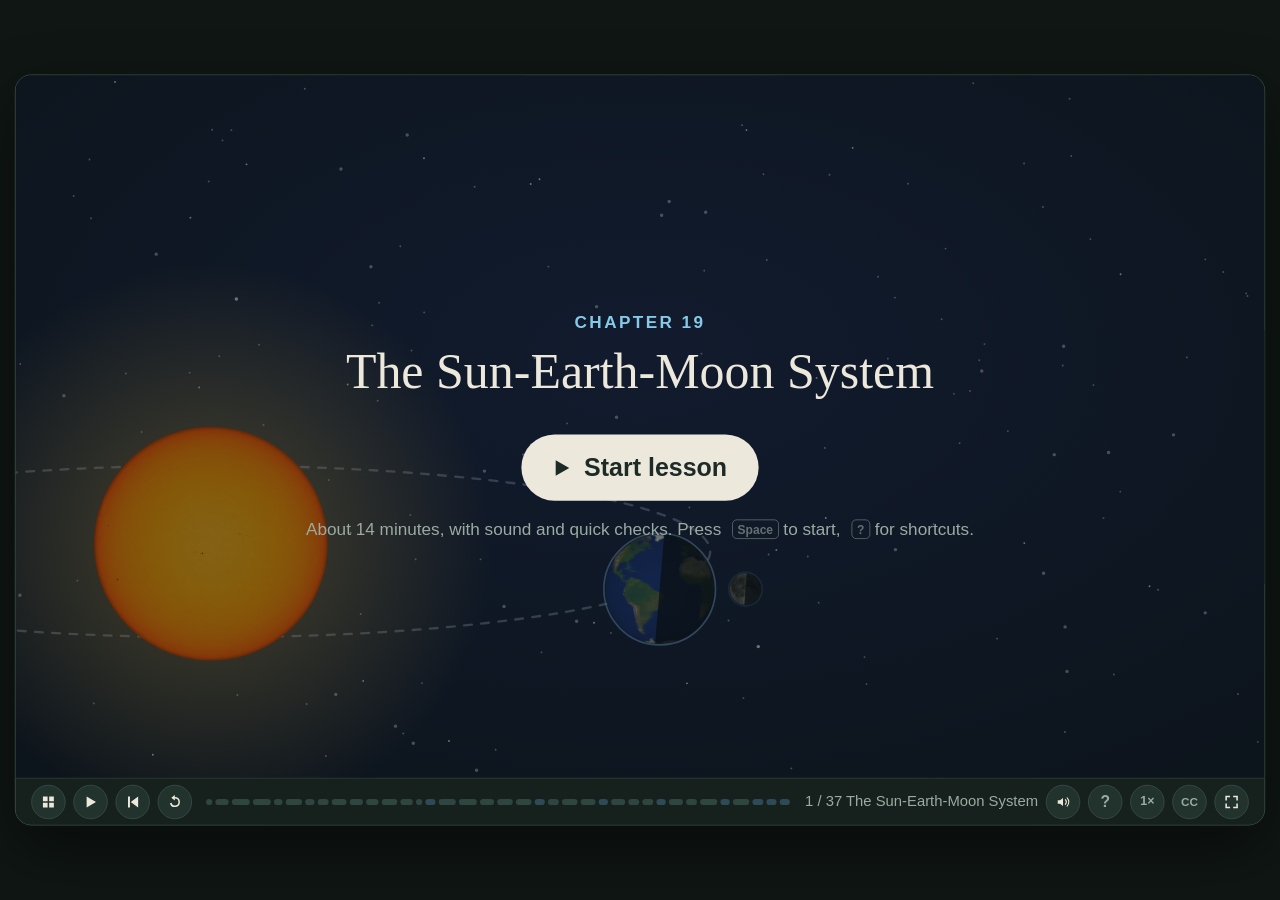
<file: site/science/ch19/index.html>
<!doctype html>
<html lang="en">
<head>
<meta charset="utf-8">
<meta name="viewport" content="width=device-width, initial-scale=1">
<title>The Sun-Earth-Moon System</title>
<link rel="stylesheet" href="../lib/engine.css">
<link rel="expect" href="#bar" blocking="render"><!-- hold the first frame until the player exists, so the page transition can run -->
</head>
<body>
<script src="../lib/engine.js"></script>
<script src="../lib/space.js"></script>
<script src="../lib/notes.js"></script>
<script src="../lib/cast.js"></script>
<script src="audio/en/timings.js"></script>
<script>
'use strict';
const CHAPTER = { number: 19, title: 'The Sun-Earth-Moon System', minutes: 14, language: 'en' };

/* ---------- chapter helpers ---------- */
const at = (e, o, t) => tw(e, o, t, 0);                       // a cut: e takes state o at time t
const call = (t, f) => prog(q => { if (q === 1) f(); }, t, 0, lin);
const TILT = 23.44;
const deg = d => d * Math.PI / 180;
const clamp01 = v => Math.max(0, Math.min(1, v));
const lerp = (a, b, q) => a + (b - a) * q;
// Piecewise motion through keyframes [[t, v], …]: held before the first and after the last; ease per segment.
function keyf(t, keys, ease = lin) {
  if (t <= keys[0][0]) return keys[0][1];
  for (let i = 1; i < keys.length; i++) if (t <= keys[i][0]) {
    const [t0, v0] = keys[i - 1], [t1, v1] = keys[i];
    return lerp(v0, v1, ease(clamp01((t - t0) / Math.max(1e-6, t1 - t0))));
  }
  return keys[keys.length - 1][1];
}
// Screen angle (degrees) from (x, y) toward (sx, sy): where the light comes from.
const toward = (x, y, sx, sy) => Math.atan2(sy - y, sx - x) * 180 / Math.PI;
// Keep e in the back layer while it is behind (far side of an orbit), in the front layer otherwise.
function depth(e, behind, front) { let cur; return far => { const L = far ? behind : front; if (L !== cur) { L.appendChild(e); cur = L; } }; }
// Blinks for the cast, every few seconds; a wagging tail for the dog.
function alive(D, kidG, dogG, seed = 0) {
  clockRun(t => {
    if (kidG) kidG.blink(((t + seed) % 3.7) < .13);
    if (dogG) { dogG.blink(((t + seed + 1.6) % 4.3) < .13); if (!dogG._still) dogG.wag(t); }
  }, D);
}
// Section heading in the notebook's green, top left.
function heading(p, str, t0 = .2) { const h = pen(p, str, { x: 56, y: 76, size: 44, fill: INK.def }); show(h, t0); return h; }
// A handwritten label shown at t0.
function lab(p, str, x, y, t0, o = {}) { const e = pen(p, str, { x, y, size: 32, ...o }); show(e, t0, .4); return e; }
function hlAt(p, str, x, y, t0, o = {}) { return hlIn(hl(p, str, { x, y, size: 40, o: 0, ...o }), t0); }
function lead(p, x1, y1, x2, y2, t0, color = INK.note) { const e = path(p, `M${x1} ${y1}L${x2} ${y2}`, { stroke: color, 'stroke-width': 2.5, 'stroke-opacity': .8 }, { d: 0 }); draw(e, t0, .4); return e; }
const setText = (g, str) => { const t = g.firstChild; if (t.textContent !== str) t.textContent = str; };
// A small moon disc for top-down diagrams, lit from the sun on the left.
const moonDot = (p, x, y, r = 34, o = 1) => globe(p, { x, y, r, kind: '#c9c6bd', light: 180, night: .9, rim: false, o });

// Evening on a hill above the sea: sky, a setting sun and a rising moon behind the land, a tree for the seasons.
function dusk(p) {
  const g = G(p), id = 'dusk' + (++spaceN);
  const gr = mk('linearGradient', { id, x1: 0, y1: 0, x2: 0, y2: 1 }, mk('defs', {}, g));
  [[0, '#18204a'], [.55, '#5b3f74'], [.8, '#e0805a'], [1, '#f4b26a']].forEach(([k, c]) => mk('stop', { offset: k, 'stop-color': c }, gr));
  mk('rect', { width: 1600, height: 700, fill: `url(#${id})` }, g);
  const dim = put(mk('rect', { width: 1600, height: 700, fill: '#0b1226' }, g), { o: 0 });
  const sky = G(g);
  const sun = sunBody(sky, { x: 1290, y: 600, r: 52, glow: 3 });
  const moon = globe(sky, { x: 170, y: 720, r: 40, kind: 'moon', light: 0, c: 1, rim: false });
  const sea = G(g);
  mk('rect', { x: 0, y: 650, width: 1600, height: 250, fill: '#2d4f78' }, sea);
  path(sea, 'M0 650H1600', { stroke: '#f4b26a', 'stroke-width': 2, 'stroke-opacity': .6 });
  path(g, 'M820 900C960 790 1080 760 1600 742V900Z', { fill: '#cdb07c', stroke: 'none' });
  const water = path(g, 'M1010 900C1120 820 1250 790 1600 778H1720V960H1010Z', { fill: '#3d6b98', stroke: 'none', 'fill-opacity': .92 });
  path(g, 'M0 690C180 600 420 560 620 600C780 632 880 760 960 900H0Z', { fill: '#24402f', stroke: 'none' });
  const tree = G(g, { x: 250, y: 616 });
  path(tree, 'M0 0V-90M0 -50L-26 -78M0 -64L22 -92', { stroke: '#4a3426', 'stroke-width': 12 });
  const leaves = mk('circle', { cx: 0, cy: -110, r: 58, fill: '#4f9a52' }, tree);
  return { g, sun, moon, water, tree, leaves, dim };
}

// The orbit with Earth at the solstices and equinoxes (June left, September in front, December right, March behind),
// axes all parallel; the ones in dim are faded.
function fourSeasons(p, D, dim) {
  const C = [800, 480], RX = 560, RY = 220, E = {};
  orbit(p, ...C, RX, RY);
  sunBody(p, { x: C[0], y: C[1], r: 80 });
  const pos = { jun: [180, 0, 0], sep: [270, -90, -.6], dec: [0, 180, 0], mar: [90, 90, .6] };
  for (const [k, [a, light, c]] of Object.entries(pos)) {
    const [x, y] = orbitAt(...C, RX, RY, a);
    E[k] = globe(p, { x, y, r: 62, light, c, tilt: TILT, o: dim.includes(k) ? .35 : 1 }); put(E[k].axis, { o: 1 });
  }
  clockRun(t => Object.values(E).forEach(e => e.spin(30 * t)), D);
  return E;
}

/* ---------- beats: [id, title, run(m, D), { ask }?] ---------- */
const BEATS = [
  ['intro', 'The Sun-Earth-Moon System', (m, D) => {
    const p = panel(0); spaceBg(p, { seed: 3 });
    const C = [250, 610], RX = 640, RY = 110;
    const behind = G(p); orbit(p, C[0], C[1], RX, RY, { o: .6 });
    sunBody(p, { x: 250, y: 600, r: 150 });
    const front = G(p);
    const e = globe(front, { r: 70 }), mo = globe(front, { r: 20, kind: 'moon' }), moDepth = depth(mo, behind, front);
    clockRun(t => {
      const [x, y] = orbitAt(...C, RX, RY, -26 + 3 * t);
      put(e, { x, y }); e.spin(40 + 30 * t).light(toward(x, y, ...C));
      const a = 40 * t, mx = x + 110 * Math.cos(deg(a)), my = y - 34 * Math.sin(deg(a));
      put(mo, { x: mx, y: my }); mo.light(toward(mx, my, ...C)); moDepth(Math.sin(deg(a)) > 0);
    }, D);
    const t = G(p, { o: 0, y: 20 });
    pen(t, 'Unit 5 · Chapter 19', { x: 800, y: 170, size: 34, fill: INK.blue, anchor: 'middle', o: 1 });
    pen(t, 'The Sun-Earth-Moon System', { x: 800, y: 270, size: 92, fill: INK.note, anchor: 'middle', o: 1 });
    const ul = path(t, 'M380 302Q800 286 1220 300', { stroke: INK.hl, 'stroke-width': 8 }, { d: 0 });
    tw(t, { o: 1, y: 0 }, .2, 1, out); draw(ul, .9, .7);
    lab(p, 'three bodies, always moving', 800, 380, m('sub'), { anchor: 'middle', fill: INK.hl, size: 38 });
  }],
  ['daily', 'Every day in the sky', (m, D) => {
    const p = panel(0), d = dusk(p);
    const k = kid(p, { x: 600, y: 600, s: .8, pose: 'stand' }), dg = dog(p, { x: 700, y: 606, s: .8 });
    alive(D, k, dg);
    // sunset: the sun sinks behind the sea and the sky dims with it
    tw(d.sun, { y: 700 }, m('set') - .6, 3.4, io); tw(d.dim, { o: .35 }, m('set') - .6, 4);
    prog(q => k.pose('stand', 'point', q), m('set') - .4, .5);
    lab(p, 'sunset', 1290, 560, m('set', .4), { anchor: 'middle' });
    // moonrise on the other side: kid and dog turn to it
    call(m('rise') - .45, () => { k.face(-1); dg.face(-1); });
    prog(q => k.pose('point', 'pointUp', q), m('rise') - .4, .6);
    tw(d.moon, { y: 330 }, m('rise') - .5, 3.2, out);
    lab(p, 'moonrise', 170, 260, m('rise', .8), { anchor: 'middle' });
    // the tide creeps up the beach
    call(m('tide') - .4, () => { k.face(1); dg.face(1); });
    prog(q => k.pose('pointUp', 'stand', q), m('tide') - .4, .5);
    tw(d.water, { y: -42, x: -90 }, m('tide') - .3, 4.5, soft);
    lab(p, 'the tide comes in', 1330, 860, m('tide', .6), { anchor: 'middle' });
    // a year passes on the tree
    const cols = ['#4f9a52', '#d9822b', '#e8eef5', '#7cc76f'];
    prog(q => { const u = q * 3, i = Math.min(2, Math.floor(u)); d.leaves.setAttribute('fill', mix(cols[i], cols[i + 1], u - i)); }, m('seas') - .2, 4, lin);
    lab(p, 'seasons', 250, 440, m('seas'), { anchor: 'middle' });
    const all = G(p, { o: 0, y: -16 }); tw(all, { o: 1, y: 0 }, m('all'), .6, out);
    mk('rect', { x: 330, y: 40, width: 940, height: 92, rx: 20, fill: INK.paper, 'fill-opacity': .95 }, all);
    pen(all, 'all from the sun, Earth & moon moving together', { x: 800, y: 100, size: 40, fill: INK.ink, anchor: 'middle', o: 1 });
  }],
  ['shape', 'A slightly squashed sphere', (m, D) => {
    const p = panel(0); spaceBg(p, { seed: 11 }); heading(p, 'The EARTH');
    const sqg = G(p), e = globe(sqg, { x: 600, y: 470, r: 270, kind: 'earthBig', light: 180, c: .9, night: .6 });
    prog(q => sqg.setAttribute('transform', `translate(600 470) scale(${1 + .06 * q} ${1 - .08 * q}) translate(-600 -470)`), m('sq'), 1.4);
    lab(p, 'SPHERE', 600, 150, .4, { anchor: 'middle', fill: INK.blue, size: 44 });
    lab(p, '(squash exaggerated!)', 600, 800, m('sq', .9), { anchor: 'middle', fill: INK.hl, size: 28 });
    // the kid walks in and spins a ball of dough on one finger; it flattens into a crust
    const k = kid(p, { x: 1700, y: 860, s: 1.1, face: -1 }), t0 = m('dough') - 1.9, t1 = m('dough') - .2;
    alive(D, k, null);
    clockRun(t => { const x = keyf(t, [[t0, 1700], [t1, 1240]]); put(k, { x }); if (t < t1) k.walk(1700 - x); }, D);
    prog(q => k.pose('stand', 'pointUp', q), t1, .5);
    const dough = G(k.prop, { y: -24, o: 0 }), dz = mk('g', {}, dough);
    mk('ellipse', { rx: 110, ry: 20, fill: '#efd9a8' }, dz); mk('ellipse', { rx: 92, ry: 13, fill: '#f6e6c2' }, dz);
    const streak = path(dough, 'M-70 -34A90 26 0 0 0 70 -34', { stroke: INK.note, 'stroke-width': 3, 'stroke-dasharray': '10 10' });
    show(dough, t1 + .3, .3);
    prog(q => { dz.setAttribute('transform', `scale(${.5 + .5 * q} ${1.9 - .9 * q})`); streak.setAttribute('stroke-dashoffset', -q * 200); }, t1 + .3, 3.2, out);
    lab(p, 'spinning dough spreads out', 1250, 330, m('dough', 1), { anchor: 'middle' });
    const eq = G(p), eqL = path(eq, 'M330 470H870', { stroke: INK.blue, 'stroke-width': 5 }, { d: 0 }); draw(eqL, m('eq'), .8);
    lab(eq, 'equator: 12,756 km', 600, 455, m('eq', .5), { anchor: 'middle', fill: INK.blue, size: 36 });
    const pl = G(p), plL = path(pl, 'M600 200V740', { stroke: INK.pink, 'stroke-width': 5 }, { d: 0 }); draw(plL, m('pole'), .8);
    const plT = G(pl, { o: 0 }); show(plT, m('pole', .5));
    pen(plT, 'pole to pole:\n12,713 km', { x: 900, y: 150, size: 34, fill: INK.pink, o: 1 });
    path(plT, 'M890 170L620 200', { stroke: INK.pink, 'stroke-width': 2.5 });
    lab(p, 'only 0.3% different —\ntoo small to see!', 900, 640, m('tiny'), { fill: INK.hl, size: 34 });
  }],
  ['magnet', 'Earth is a magnet', (m, D) => {
    const p = panel(0); spaceBg(p, { seed: 12 }); heading(p, 'The EARTH');
    const C = [700, 480], R = 200;
    const field = G(p, { x: C[0], y: C[1], r: -10 }), lines = [];
    [1.35, 1.8, 2.5, 3.6].forEach(L => [1, -1].forEach(sd => {
      const pts = []; for (let a = 8; a <= 172; a += 4) { const th = deg(a), r = L * R * Math.sin(th) ** 2; if (r >= R * .98) pts.push([sd * r * Math.sin(th), -r * Math.cos(th)]); }
      if (pts.length > 1) lines.push(path(field, 'M' + pts.map(q => q.map(v => v.toFixed(1)).join(' ')).join('L'), { stroke: INK.blue, 'stroke-width': 3, 'stroke-opacity': .75 }, { d: 0 }));
    }));
    lines.forEach((l, i) => draw(l, m('field') + i * .12, 1.1));
    globe(p, { x: C[0], y: C[1], r: R, kind: 'earthBig', light: 180, c: .9, night: .5 });
    const core = G(p, { x: C[0], y: C[1], o: 0, s: .6 });
    mk('circle', { r: 110, fill: '#e07a3a', 'fill-opacity': .92 }, core); mk('circle', { r: 50, fill: '#ffd36b' }, core);
    pen(core, 'liquid iron\nouter core', { x: 0, y: -60, size: 28, fill: INK.ink, anchor: 'middle', o: 1 });
    // the core churns: its glow pulses while the narration describes it
    tw(core, { o: 1, s: 1 }, .5, .7, back);
    prog(q => put(core.children[0], { s: 1 + .03 * Math.sin(q * 40) }), .5, 5, lin);
    hide(core, m('field'), .6);
    lab(p, 'magnetic field', 1020, 200, m('field', .6), { fill: INK.blue });
    // the compass needle swings and settles pointing north
    const cp = G(p, { x: 1320, y: 620, o: 0, s: .7 }); pop(cp, m('comp') - .3);
    mk('circle', { r: 120, fill: INK.paper, stroke: '#8a6f55', 'stroke-width': 10 }, cp);
    pen(cp, 'N', { y: -78, size: 36, fill: INK.ink, anchor: 'middle', o: 1 });
    const nd = G(cp);
    path(nd, 'M0 -90L14 0L0 0Z', { fill: '#e5533d', stroke: 'none' }); path(nd, 'M0 90L-14 0L0 0Z', { fill: '#9aa3b5', stroke: 'none' });
    path(nd, 'M0 -90L-14 0L0 0Z', { fill: '#c43f2c', stroke: 'none' }); path(nd, 'M0 90L14 0L0 0Z', { fill: '#7b8396', stroke: 'none' });
    mk('circle', { r: 8, fill: INK.ink }, cp);
    clockRun(t => { const u = Math.max(0, t - m('comp')); put(nd, { r: t < m('comp') ? 75 : 75 * Math.exp(-1.3 * u) * Math.cos(4.2 * u) }); }, D);
    lab(p, 'compass', 1320, 790, m('comp', .4), { anchor: 'middle' });
    const gn = G(p, { o: 0 }); show(gn, m('off'));
    mk('circle', { cx: C[0], cy: C[1] - R, r: 9, fill: INK.note }, gn);
    pen(gn, 'geographic North Pole', { x: C[0] + 70, y: C[1] - R - 70, size: 28, o: 1 });
    path(gn, `M${C[0] + 6} ${C[1] - R - 8}L${C[0] + 66} ${C[1] - R - 62}`, { stroke: INK.note, 'stroke-width': 2.5 });
    const mn = G(p, { o: 0 }); show(mn, m('off', 1.2));
    const mx = C[0] - R * Math.sin(deg(10)), my = C[1] - R * Math.cos(deg(10));
    const md = G(mn, { x: mx, y: my }); mk('circle', { r: 9, fill: '#e5533d' }, md);
    pen(mn, 'magnetic north', { x: mx - 70, y: my - 70, size: 28, fill: '#ff8f7a', anchor: 'end', o: 1 });
    path(mn, `M${mx - 6} ${my - 8}L${mx - 66} ${my - 62}`, { stroke: '#ff8f7a', 'stroke-width': 2.5 });
    // it wanders: the dot drifts a little, leaving a dotted trail
    const trail = path(mn, `M${mx} ${my}Q${mx + 14} ${my - 6} ${mx + 26} ${my + 2}`, { stroke: '#ff8f7a', 'stroke-width': 3, 'stroke-dasharray': '3 6' }, { d: 0 });
    draw(trail, m('drift'), 2.4, lin); prog(q => put(md, { x: mx + 26 * q, y: my - 6 * Math.sin(q * Math.PI) + 2 * q }), m('drift'), 2.4, lin);
    lab(p, 'it drifts a little every year', 220, 820, m('drift'), { fill: INK.hl });
  }],
  ['rotate', 'Rotation', (m, D) => {
    const p = panel(0); spaceBg(p, { seed: 13 }); heading(p, "Earth's Motion");
    const e = globe(p, { x: 800, y: 470, r: 220, light: 180, c: .6 }), T0 = m('day');
    // a slow spin, then one whole turn while the clock counts a day
    const turn = t => 12 * t + 360 * soft(clamp01((t - T0) / 4));
    const hrs = lab(p, '', 1230, 760, T0, { fill: INK.hl, size: 44 });
    clockRun(t => { e.spin(turn(t)); setText(hrs, t < T0 ? '' : `${Math.round(24 * soft(clamp01((t - T0) / 4)))} h`); }, D);
    tw(e.axis, { o: 1 }, m('axis') - .3, .5);
    lab(p, 'axis', 830, 160, m('axis', .2), { size: 36 });
    lab(p, 'N', 770, 196, m('axis', .2), { size: 36, fill: INK.hl }); lab(p, 'S', 770, 790, m('axis', .2), { size: 36, fill: INK.hl });
    draw(spinArrow(p, 800, 470, 290, 200, 340, { ry: 70, color: INK.hl, w: 6 }), m('rot'), .8);
    hlAt(p, 'ROTATION', 1260, 260, m('rot'));
    lab(p, '1 turn ≈ 24 hours\n= 1 day', 1170, 600, m('day'), { fill: INK.blue, size: 40 });
  }],
  ['daynight', 'Day and night', (m, D) => {
    const p = panel(0); spaceBg(p, { seed: 14 });
    sunBody(p, { x: -120, y: 450, r: 220 });
    raysOn(sunRays(p, { x0: 140, x1: 560, y0: 250, y1: 650, n: 5 }), m('lit') - .3);
    const e = globe(p, { x: 900, y: 450, r: 240, kind: 'pole', light: 180, night: .82 });
    lab(p, 'seen from above the North Pole', 900, 120, .4, { anchor: 'middle', fill: INK.dim });
    lab(p, 'DAY', 640, 260, m('lit'), { size: 40, fill: INK.hl }); lab(p, 'NIGHT', 1180, 260, m('lit'), { size: 40, fill: INK.blue });
    // the kid stands on the turning Earth: midnight on the right, morning at the top, noon facing the sun, evening below
    const pin = G(p, { x: 900, y: 450 }), me = G(pin, { y: -240 }), k = kid(me, { s: .32 });
    const spin = t => keyf(t, [[0, 50], [m('ride'), 90], [m('noon'), 180], [m('eve'), 270], [D, 330]]);
    clockRun(t => { const a = spin(t); e.spin(a); put(pin, { r: 90 - a }); }, D);
    alive(D, k, null);
    lab(p, 'morning', 1060, 200, m('ride')); lab(p, 'noon', 560, 530, m('noon'), { anchor: 'end' });
    lab(p, 'evening', 900, 740, m('eve'), { anchor: 'middle' });
    draw(spinArrow(p, 900, 450, 290, 60, 120, { color: INK.hl }), m('ride'));
    // from the ground: the sun seems to cross the sky from east to west
    const box = G(p, { o: 0 }); show(box, m('sky') - .2);
    mk('rect', { x: 1150, y: 540, width: 420, height: 300, rx: 18, fill: '#2f4f86', stroke: INK.note, 'stroke-width': 3 }, box);
    path(box, 'M1190 760Q1360 560 1530 760', { stroke: INK.hl, 'stroke-width': 3, 'stroke-dasharray': '8 8' });
    const bs = G(box); mk('circle', { r: 22, fill: SKY.sun }, bs);
    mk('rect', { x: 1150, y: 760, width: 420, height: 80, fill: '#24402f' }, box);
    kid(box, { x: 1360, y: 790, s: .18, pose: 'lookUp' });
    pen(box, 'E', { x: 1170, y: 805, size: 30, o: 1 }); pen(box, 'W', { x: 1535, y: 805, size: 30, o: 1 });
    pen(box, 'what we see from the ground', { x: 1360, y: 580, size: 26, anchor: 'middle', fill: INK.note, o: 1 });
    clockRun(t => { const u = clamp01((t - m('sky')) / 5.5); put(bs, { x: (1 - u) ** 2 * 1190 + 2 * u * (1 - u) * 1360 + u * u * 1530, y: (1 - u) ** 2 * 760 + 2 * u * (1 - u) * 560 + u * u * 760 }); }, D);
    lab(p, "the sun isn't moving — we are!", 1360, 880, m('us'), { anchor: 'middle', fill: INK.hl });
  }],
  ['revolve', 'Revolution', (m, D) => {
    const p = panel(0); spaceBg(p, { seed: 15 });
    const C = [800, 470], RX = 600, RY = 230;
    const o = put(orbit(p, ...C, RX, RY), { o: 0 }); show(o, m('orb') - .3);
    const behind = G(p); sunBody(p, { x: C[0], y: C[1], r: 90 }); const front = G(p);
    const e = globe(front, { r: 50 }), dz = depth(e, behind, front), T0 = m('rev'), T1 = D - .4;
    const day = lab(p, '', 1250, 800, T0, { fill: INK.blue, size: 40 });
    clockRun(t => {
      const a = 250 + 360 * soft(clamp01((t - T0) / (T1 - T0))), [x, y] = orbitAt(...C, RX, RY, a);
      put(e, { x, y, s: 1 + .3 * (y - C[1]) / RY }); e.spin(40 * t).light(toward(x, y, ...C)); dz(y < C[1]);
      setText(day, t < T0 ? '' : `day ${Math.round(365.25 * soft(clamp01((t - T0) / (T1 - T0))))}`);
    }, D);
    hlAt(p, 'REVOLUTION', 800, 140, m('rev'));
    lab(p, 'ORBIT', 1290, 330, m('orb'), { size: 40, fill: INK.blue });
    lab(p, '1 revolution = 365¼ days = 1 year', 800, 880, m('year'), { anchor: 'middle', size: 40, fill: INK.hl });
  }],
  ['leap', 'Leap years', (m, D) => {
    const p = panel(0); spaceBg(p, { seed: 16, o: .6 });
    [260, 620, 980, 1340].forEach((x, i) => {
      const c = G(p, { x, y: 330, o: 0 }); tw(c, { o: 1, y: 300 }, .3 + i * .15, .5, out);
      mk('rect', { x: -140, y: -110, width: 280, height: 220, rx: 16, fill: INK.paper }, c);
      mk('rect', { x: -140, y: -110, width: 280, height: 56, rx: 16, fill: '#e5533d' }, c);
      pen(c, `Year ${i + 1}`, { y: -70, size: 34, fill: INK.paper, anchor: 'middle', o: 1 });
      pen(c, '365 days', { y: 10, size: 40, fill: INK.ink, anchor: 'middle', o: 1 });
      pen(c, '+ ¼ day', { y: 70, size: 36, fill: '#c43f2c', anchor: 'middle', o: 1 });
      // each year's left-over quarter drops out, then all four fly together into one whole day
      const q = G(p, { x, y: 470, o: 0 }); tw(q, { o: 1, y: 520 }, m('q1') + i * .45, .5, back);
      path(q, 'M0 0V-60A60 60 0 0 1 60 0Z', { fill: INK.hl, stroke: INK.ink, 'stroke-width': 3 });
      tw(q, { x: 800, y: 620, r: 90 * i }, m('q4') + i * .25, .9, io);
    });
    lab(p, '4 × ¼ day = 1 whole day', 800, 750, m('q4', 1.6), { anchor: 'middle', size: 40, fill: INK.hl });
    const feb = G(p, { x: 1250, y: 640, o: 0, s: .6 }); pop(feb, m('feb'));
    mk('rect', { x: -110, y: -110, width: 220, height: 200, rx: 16, fill: INK.paper }, feb);
    mk('rect', { x: -110, y: -110, width: 220, height: 50, rx: 16, fill: INK.blue }, feb);
    pen(feb, 'FEB', { y: -74, size: 34, fill: INK.ink, anchor: 'middle', o: 1 }); pen(feb, '29', { y: 50, size: 96, fill: INK.ink, anchor: 'middle', o: 1 });
    hlAt(p, 'LEAP YEAR', 1250, 820, m('leap'));
  }],
  ['ellipse', 'An ellipse, not a circle', (m, D) => {
    const p = panel(0); spaceBg(p, { seed: 17 });
    const C = [820, 450], RX = 480, RY = 360, F = Math.sqrt(RX * RX - RY * RY), Sx = C[0] - F;
    orbit(p, ...C, RX, RY, { dash: '', w: 3 });
    sunBody(p, { x: Sx, y: C[1], r: 60 });
    lab(p, 'seen from above, stretched so you can see it —\nthe real orbit is almost a circle', 60, 80, .4, { fill: INK.dim, size: 28 });
    hlAt(p, 'ELLIPSE', 1180, 150, m('ell'));
    // Earth runs along the ellipse: January at the near end, July at the far end; the sun-Earth line shows the distance
    const dl = path(p, '', { stroke: INK.note, 'stroke-width': 2.5, 'stroke-dasharray': '6 8' });
    const e = globe(p, { r: 34 });
    const th = t => keyf(t, [[0, 120], [m('jan'), 180], [m('jul'), 360], [D, 400]]);
    clockRun(t => {
      const [x, y] = orbitAt(...C, RX, RY, th(t)); put(e, { x, y }); e.spin(60 * t).light(toward(x, y, Sx, C[1]));
      dl.setAttribute('d', `M${Sx} ${C[1]}L${x.toFixed(1)} ${y.toFixed(1)}`);
    }, D);
    lab(p, 'early January\n147 million km', C[0] - RX - 10, C[1] + 90, m('jan'), { fill: INK.hl });
    lab(p, 'early July\n152 million km', C[0] + RX - 160, C[1] + 90, m('jul'), { fill: INK.blue });
    const k = kid(p, { x: 1700, y: 880, s: .6, face: -1 }), t0 = m('q') - 1.4, t1 = m('q');
    alive(D, k, null);
    clockRun(t => { const x = keyf(t, [[t0, 1700], [t1, 1400]]); put(k, { x }); if (t < t1) k.walk((1700 - x) / .6); }, D);
    prog(q => k.pose('stand', 'shrug', q), t1, .4);
    pop(bubble(p, 'closest in WINTER?!', { x: 1200, y: 700, tx: 150, ty: 70 }), t1 + .2);
    lab(p, 'distance ≠ seasons', 800, 820, m('not'), { anchor: 'middle', size: 48, fill: '#ff8f7a' });
  }],
  ['tilt', "Earth's tilt", (m, D) => {
    const p = panel(0); spaceBg(p, { seed: 18 });
    const C = [800, 470], R = 180, RX = 640, RY = 70, T2 = m('same'), T3 = T2 + 1.4;
    const pl = G(p, { o: 0 }); show(pl, .3);
    path(pl, `M${C[0] - RX} ${C[1]}A${RX} ${RY} 0 1 0 ${C[0] + RX} ${C[1]}A${RX} ${RY} 0 1 0 ${C[0] - RX} ${C[1]}`, { stroke: SKY.orbit, 'stroke-width': 3, 'stroke-dasharray': '10 12' });
    pen(pl, 'plane of the orbit', { x: 180, y: C[1] + 110, size: 28, fill: SKY.orbit, o: 1 });
    const behind = G(p), sun = sunBody(p, { x: C[0], y: C[1], r: 64, o: 0, s: .5 }), front = G(p);
    const e = globe(front, { x: C[0], y: C[1], r: R, light: 180, c: .5 }), dz = depth(e, behind, front);
    show(e.axis, .4);
    const perp = path(p, `M${C[0]} ${C[1] - 300}V${C[1] + 300}`, { stroke: INK.note, 'stroke-width': 3, 'stroke-dasharray': '4 10' }, { d: 0 });
    draw(perp, m('perp'));
    // the axis leans away from the upright line; the arc grows with it
    const rA = 300, arc = path(p, '', { stroke: INK.hl, 'stroke-width': 5 });
    const lean = t => TILT * soft(clamp01((t - m('lean')) / 1.6));
    const deg23 = hlAt(p, '23.44°', C[0] + 120, C[1] - 330, m('lean', 1.2), { size: 44 });
    // then Earth shrinks onto its orbit around the sun and travels, its axis staying parallel to itself
    const pos = t => {
      if (t < T2) return [C[0], C[1], 1];
      const [x, y] = orbitAt(...C, RX, RY, 200 + 26 * Math.max(0, t - T3)), q = soft(clamp01((t - T2) / 1.4));
      return [lerp(C[0], x, q), lerp(C[1], y, q), lerp(1, .38, q)];
    };
    clockRun(t => {
      const a = lean(t), [x, y, s] = pos(t);
      e.tilt(a); put(e, { x, y, s }); e.spin(20 * t); dz(t > T3 && y < C[1] - 1);
      if (t >= T2) e.light(toward(x, y, ...C), 0);
      const a1 = -90 + a;
      arc.setAttribute('d', a < .1 ? '' : `M${C[0]} ${C[1] - rA}A${rA} ${rA} 0 0 1 ${(C[0] + rA * Math.cos(deg(a1))).toFixed(1)} ${(C[1] + rA * Math.sin(deg(a1))).toFixed(1)}`);
    }, D);
    tw(sun, { o: 1, s: 1 }, T2 + .6, .6, back);
    [perp, arc, deg23].forEach(x => hide(x, T2, .5));
    const st = G(p, { x: 1330, y: 140, o: 0 }); show(st, T2 + .4);
    path(st, 'M0 -26L7 -8L26 -8L11 4L17 24L0 12L-17 24L-11 4L-26 -8L-7 -8Z', { fill: INK.hl, stroke: 'none' });
    pen(st, 'North Star', { x: 36, y: 10, size: 32, fill: INK.hl, o: 1 });
    lab(p, 'the axis always points\nthe same way in space', 1080, 700, T2 + 1.5, { fill: INK.hl });
  }],
  ['seasons', 'Seasons', (m, D) => {
    const p = panel(0); spaceBg(p, { seed: 19 });
    const C = [800, 470], RX = 560, RY = 190;
    orbit(p, ...C, RX, RY);
    const behind = G(p); sunBody(p, { x: C[0], y: C[1], r: 90 }); const front = G(p);
    const ghost = globe(front, { x: C[0] - RX, y: C[1], r: 90, light: 0, tilt: TILT, spin: 30, o: 0 }); put(ghost.axis, { o: 1 });
    const e = globe(front, { r: 90, tilt: TILT }); show(e.axis, 0, .01);
    const N = pen(p, 'N', { size: 34, fill: INK.hl, anchor: 'middle', o: 1 });
    const T0 = m('dec') - 3.6, T1 = m('dec') - .2;
    clockRun(t => {
      const a = 180 + 180 * soft(clamp01((t - T0) / (T1 - T0))), [x, y] = orbitAt(...C, RX, RY, a), s = 1 + .2 * (y - C[1]) / RY;
      put(e, { x, y, s }); e.spin(30 * t).light(toward(x, y, ...C));
      put(N, { x: x + 1.55 * 90 * s * Math.sin(deg(TILT)), y: y - 1.55 * 90 * s * Math.cos(deg(TILT)) + 10 });
    }, D);
    at(ghost, { o: .3 }, T0);
    lab(p, 'JUNE', C[0] - RX, C[1] - 170, m('jun'), { anchor: 'middle', size: 40, fill: INK.hl });
    lab(p, 'north leans TOWARD the sun', C[0] - RX, C[1] + 160, m('jun', .5), { anchor: 'middle', size: 30, fill: INK.hl });
    lab(p, 'DECEMBER', C[0] + RX, C[1] - 170, m('dec'), { anchor: 'middle', size: 40, fill: INK.blue });
    lab(p, 'north leans AWAY', C[0] + RX, C[1] + 160, m('away'), { anchor: 'middle', size: 30, fill: INK.blue });
    lab(p, "no wobble — Earth just moved\nto the other side of the sun", 800, 790, m('nowob'), { anchor: 'middle', fill: INK.note });
  }],
  ['angle', 'The angle of sunlight', (m, D) => {
    const p = panel(0); mk('rect', { width: 1600, height: 900, fill: '#20283f' }, p);
    const Y = 720, W = 120;
    mk('rect', { x: 0, y: Y, width: 1600, height: 200, fill: '#3b4a3a' }, p);
    const grid = G(p); for (let x = 0; x <= 1600; x += 40) path(grid, `M${x} ${Y}v14`, { stroke: INK.dim, 'stroke-width': 2 });
    const k = kid(p, { x: 300, y: Y, s: 1.6, pose: { ...KID_POSE.stand, fa: [92, 92], head: 14 } }); alive(D, k, null);
    const [hx, hy] = k.hand();
    // the flashlight in the kid's hand; phi is its angle from straight down. The beam (width W) lands on the ground
    // over W / cos(phi): the same light spread over more ground, so each bit gets cos(phi) as much.
    const ghost = G(p, { o: 0 }), beam = path(p, '', { fill: '#fff3c2', stroke: 'none' }, { o: 0 }), patch = path(p, '', { stroke: SKY.light, 'stroke-width': 14 }, { o: 0 });
    const torch = G(p, { x: hx, y: hy }), LENS = 46;
    mk('rect', { x: -18, y: -40, width: 36, height: 54, rx: 7, fill: '#9aa3b5' }, torch);
    path(torch, `M-18 12L${-W / 2} ${LENS}H${W / 2}L18 12Z`, { fill: '#cfd5e2', stroke: 'none' });
    path(ghost, `M${hx - W / 2} ${Y}H${hx + W / 2}`, { stroke: SKY.light, 'stroke-width': 14, 'stroke-opacity': .5 });
    const span = lab(p, '', 0, Y + 70, 0, { size: 32, anchor: 'middle', fill: INK.hl });
    const phi = t => 60 * soft(clamp01((t - m('tilt')) / 2.2));
    clockRun(t => {
      const f = phi(t), c = Math.cos(deg(f)), s = Math.sin(deg(f)), lx = hx + LENS * s, ly = hy + LENS * c, h = Y - ly;
      const cx = lx + h * Math.tan(deg(f)), half = W / 2 / c, ux = -c * W / 2, uy = s * W / 2;   // ux, uy: half-width across the beam
      beam.setAttribute('d', `M${lx + ux} ${ly + uy}L${cx - half} ${Y}H${cx + half}L${lx - ux} ${ly - uy}Z`);
      beam.setAttribute('fill-opacity', (.42 * c).toFixed(3)); patch.setAttribute('stroke-opacity', c.toFixed(3));
      patch.setAttribute('d', `M${cx - half} ${Y}H${cx + half}`);
      put(torch, { r: -f }); put(span, { x: cx });
      setText(span, t < m('spot') ? '' : `${Math.round(2 * half / 40)} squares lit`);
    }, D);
    show(beam, m('spot') - .3, .3); show(patch, m('spot') - .3, .3);
    lab(p, 'flashlight', hx, hy - 70, m('torch'), { anchor: 'middle' });
    lab(p, 'small, bright spot', hx, Y + 120, m('spot', .5), { anchor: 'middle', fill: INK.hl });
    show(ghost, m('tilt'), .3);
    lab(p, 'same light, spread out: dimmer', hx + 560, Y + 120, m('tilt', 2), { anchor: 'middle', fill: INK.blue });
    const s1 = G(p, { o: 0 }); show(s1, m('high')); sunBody(s1, { x: 380, y: 110, r: 36 }); pen(s1, 'summer sun: high, like the straight beam', { x: 440, y: 120, size: 30, fill: INK.hl, o: 1 });
    const s2 = G(p, { o: 0 }); show(s2, m('high', 1.4)); sunBody(s2, { x: 1460, y: 300, r: 36 }); pen(s2, 'winter sun: low,\nlike the tilted beam', { x: 1400, y: 270, size: 30, fill: INK.blue, anchor: 'end', o: 1 });
  }],
  ['hours', 'Longer days', (m, D) => {
    const p = panel(0); mk('rect', { width: 1600, height: 900, fill: '#2a4677' }, p);
    const Y = 720, bez = (u, x0, cy, x1) => [(1 - u) ** 2 * x0 + 2 * u * (1 - u) * 800 + u * u * x1, (1 - u) ** 2 * Y + 2 * u * (1 - u) * cy + u * u * Y];
    mk('rect', { x: 0, y: Y, width: 1600, height: 180, fill: '#2d4a35' }, p);
    const k = kid(p, { x: 300, y: Y + 10, s: .7, pose: 'lookUp' }), dg = dog(p, { x: 390, y: Y + 12, s: .6 }); alive(D, k, dg);
    pen(p, 'E', { x: 120, y: Y + 60, size: 36, o: 1 }); pen(p, 'W', { x: 1460, y: Y + 60, size: 36, o: 1 });
    const sum = path(p, `M170 ${Y}Q800 -330 1430 ${Y}`, { stroke: INK.hl, 'stroke-width': 5, 'stroke-dasharray': '12 10' });
    const win = path(p, `M420 ${Y}Q800 330 1180 ${Y}`, { stroke: INK.blue, 'stroke-width': 5, 'stroke-dasharray': '12 10' });
    put(sum, { o: 0 }); put(win, { o: 0 }); show(sum, m('sumd'), .4); show(win, m('wind'), .4);
    // each sun crosses its own path; a counter adds up its hours of daylight
    const s1 = sunBody(p, { r: 46, o: 0 }), s2 = sunBody(p, { r: 40, o: 0 });
    const c1 = lab(p, '', 1000, 230, m('sumd'), { fill: INK.hl, size: 34 }), c2 = lab(p, '', 960, 560, m('wind'), { fill: INK.blue, size: 34 });
    show(s1, m('sumd'), .3); show(s2, m('wind'), .3);
    clockRun(t => {
      const u1 = clamp01((t - m('sumd')) / 5), u2 = clamp01((t - m('wind')) / 3.4);
      const [x1, y1] = bez(u1, 170, -330, 1430), [x2, y2] = bez(u2, 420, 330, 1180);
      put(s1, { x: x1, y: y1 }); put(s2, { x: x2, y: y2 });
      setText(c1, `${Math.round(15 * u1)} hours of daylight`); setText(c2, `${Math.round(9 * u2)} hours`);
    }, D);
    lab(p, 'summer: long, high path', 1000, 170, m('sumd', .4), { fill: INK.hl });
    lab(p, 'winter: short, low path', 960, 500, m('wind', .4), { fill: INK.blue });
    lab(p, 'more intense light + more hours = SUMMER', 800, 860, m('both'), { anchor: 'middle', size: 36, fill: INK.hl });
  }],
  ['hemis', 'Opposite seasons', (m, D) => {
    const p = panel(0); spaceBg(p, { seed: 20 });
    sunBody(p, { x: 1720, y: 450, r: 260 });
    const e = globe(p, { x: 700, y: 460, r: 250, light: 0, tilt: -TILT }); show(e.axis, 0, .01);
    clockRun(t => e.spin(225 + 8 * t), D);
    const hemi = e.axis.parentNode;
    const nH = path(hemi, 'M-250 0A250 250 0 0 1 250 0Z', { fill: INK.blue, 'fill-opacity': .16, stroke: 'none' }, { o: 0 });
    const sH = path(hemi, 'M-250 0A250 250 0 0 0 250 0Z', { fill: INK.hl, 'fill-opacity': .14, stroke: 'none' }, { o: 0 });
    path(hemi, 'M-262 0H262', { stroke: INK.note, 'stroke-width': 3, 'stroke-dasharray': '8 8' });
    pen(hemi, 'equator', { x: 268, y: 10, size: 26, o: 1 });
    show(nH, m('us') - .2); show(sH, m('au') - .2);
    lab(p, 'NORTH leans away', 260, 170, .4, { fill: INK.blue, size: 34 });
    lab(p, 'United States: WINTER', 120, 260, m('us'), { fill: INK.blue, size: 40 });
    lab(p, 'SOUTH leans toward', 260, 770, .4, { fill: INK.hl, size: 34 });
    lab(p, 'Australia: SUMMER', 120, 700, m('au'), { fill: INK.hl, size: 40 });
  }],
  ['q1', 'Quick check: seasons', (m, D) => {
    const p = panel(0); spaceBg(p, { seed: 21 });
    const C = [470, 450];
    orbit(p, ...C, 380, 150);
    sunBody(p, { x: C[0], y: C[1], r: 70 });
    const e = globe(p, { x: C[0] + 380, y: C[1], r: 80, light: 180, tilt: TILT, spin: 40 }); show(e.axis, 0, .01);
    lab(p, 'N', C[0] + 380 + 60, C[1] - 150, 0, { fill: INK.hl, size: 36 });
  }, { ask: done => quiz({ x: 1010, y: 120, w: 560, cls: 'side' }, [{
    id: 'c-seasons', prompt: ['Earth is here in its orbit, with its north end leaning away from the sun. What season does each hemisphere have?'],
    build: grid([
      { parts: ['Northern'], ans: ['win'], why: 'The north leans away from the sun: low sunlight and short days.' },
      { parts: ['Southern'], ans: ['sum'], why: 'The south leans toward the sun: high sunlight and long days.' },
    ], [['sum', 'Summer', INK.hl], ['win', 'Winter', INK.blue]], { multi: false, text: true }),
  }], done) }],
  ['solstice', 'Solstices', (m, D) => {
    const p = panel(0); spaceBg(p, { seed: 22 });
    const E = fourSeasons(p, D, ['sep', 'mar']);
    hlAt(p, 'SOLSTICE', 800, 110, m('sol'));
    pulse(E.jun, m('jun'), 1.25); pulse(E.dec, m('dec'), 1.25);
    lab(p, 'SUMMER SOLSTICE\n~ June 21', 70, 300, m('jun'), { fill: INK.hl, size: 34 });
    lab(p, 'longest day,\nhighest noon sun', 70, 640, m('jun', 1.5), { fill: INK.hl, size: 30 });
    lab(p, 'WINTER SOLSTICE\n~ December 21', 1310, 300, m('dec'), { fill: INK.blue, size: 34 });
    lab(p, 'shortest day,\nlowest noon sun', 1330, 640, m('dec', 1.5), { fill: INK.blue, size: 30 });
  }],
  ['equinox', 'Equinoxes', (m, D) => {
    const p = panel(0); spaceBg(p, { seed: 22 });
    const E = fourSeasons(p, D, ['jun', 'dec']);
    hlAt(p, 'EQUINOX', 800, 110, m('eq'), { color: INK.def });
    // close-up: sunlight from the side, the day-night line through both poles
    const z = G(p, { o: 0, y: 30 }); tw(z, { o: 1, y: 0 }, m('over') - .2, .6, out);
    mk('rect', { x: 980, y: 560, width: 560, height: 300, rx: 18, fill: SKY.deep, stroke: INK.note, 'stroke-width': 3 }, z);
    const ze = globe(z, { x: 1360, y: 710, r: 110, light: 180 }); put(ze.axis, { o: 1 });
    clockRun(t => ze.spin(30 * t), D);
    sunRays(z, { x0: 1010, x1: 1230, y0: 650, y1: 770, n: 3 })._lines.forEach(l => put(l, { d: 1 }));
    pen(z, 'sun over the equator', { x: 1020, y: 610, size: 28, fill: INK.hl, o: 1 });
    lab(p, 'day ≈ night ≈ 12 hours, everywhere', 1260, 886, m('twelve'), { anchor: 'middle', size: 30, fill: INK.hl });
    pulse(E.mar, m('mar'), 1.25); pulse(E.sep, m('sep'), 1.25);
    lab(p, 'VERNAL EQUINOX\n~ March 20: spring', 960, 200, m('mar'), { size: 32, fill: INK.def });
    lab(p, 'AUTUMNAL EQUINOX\n~ Sept 22: fall', 450, 760, m('sep'), { anchor: 'end', size: 32, fill: INK.def });
    const dg = dog(p, { x: 140, y: 880, s: .7, o: 0 }); show(dg, m('south') - .4); alive(D, null, dg);
    pop(bubble(p, 'Southern hemisphere?\nFlip every label!', { x: 260, y: 700, tx: -90, ty: 80 }), m('south'));
  }],
  ['moon', 'Our moon', (m, D) => {
    const p = panel(0); spaceBg(p, { seed: 30 }); heading(p, 'The MOON');
    const e = globe(p, { x: 420, y: 470, r: 120, light: 180, c: .4 });
    orbit(p, 420, 470, 300, 300, { o: .7 });
    const mo = globe(p, { r: 32, kind: 'moon', light: 180, c: .4 });
    clockRun(t => { const [x, y] = orbitAt(420, 470, 300, 300, 18 * t); put(mo, { x, y }); e.spin(20 * t); }, D);
    hlAt(p, 'NATURAL SATELLITE', 420, 160, m('sat'));
    // long ago: a Mars-sized body hits the young Earth, debris rings it, then gathers into the moon
    const imp = G(p, { o: 0 }); show(imp, m('young') - .2);
    mk('rect', { x: 860, y: 140, width: 700, height: 680, rx: 20, fill: SKY.deep, stroke: INK.note, 'stroke-width': 3 }, imp);
    pen(imp, '4.5 billion years ago', { x: 890, y: 190, size: 28, fill: INK.dim, o: 1 });
    const cam = G(imp), ye = G(cam, { x: 1210, y: 500 });
    mk('circle', { r: 130, fill: '#a8462a' }, ye); mk('circle', { r: 130, fill: 'none', stroke: '#ff9a55', 'stroke-width': 6 }, ye);
    pen(imp, 'young Earth', { x: 1210, y: 690, size: 30, anchor: 'middle', o: 1 });
    const th = G(cam, { x: 960, y: 310, o: 0 }); mk('circle', { r: 68, fill: '#8a6f55' }, th);
    const thL = pen(th, 'Mars-sized body', { y: -84, size: 28, anchor: 'middle', o: 1 });
    show(th, m('hit') - .6, .3);
    tw(th, { x: 1110, y: 410 }, m('hit') - .3, 1, p => p * p);
    const flash = G(cam, { x: 1150, y: 440, o: 0, s: .2 }); mk('circle', { r: 120, fill: '#fff2c4' }, flash);
    const T = m('hit') + .7;
    tw(flash, { o: 1, s: 1 }, T, .15, out); tw(flash, { o: 0, s: 1.6 }, T + .15, .7);
    at(th, { o: 0 }, T + .1);
    prog(q => cam.setAttribute('transform', q > 0 && q < 1 ? `translate(${(8 * Math.sin(q * 60) * (1 - q)).toFixed(1)} ${(6 * Math.cos(q * 47) * (1 - q)).toFixed(1)})` : ''), T, 1.2, lin);
    const R = rng(4), dots = [];
    for (let i = 0; i < 90; i++) dots.push([R() * 6.283, 190 + R() * 60, 3 + R() * 5, R() * .4]);
    const deb = path(imp, '', { fill: '#c9b59a', stroke: 'none' }), MB = [1440, 560];
    clockRun(t => {
      if (t < T) { if (deb._on) { deb.setAttribute('d', ''); deb._on = 0; } return; }
      const sp = clamp01((t - T) / 1.2), g = soft(clamp01((t - m('ball')) / 2.2));
      deb._on = 1;
      deb.setAttribute('d', dotsPath(dots.map(([a0, rr, r, dl]) => {
        const a = a0 + .35 * (t - T), x = 1150 + (60 + (rr - 60) * sp) * Math.cos(a), y = 470 + (60 + (rr - 60) * sp) * Math.sin(a) * .35;
        return [lerp(x, MB[0], clamp01(g * 1.15 - dl * .3)), lerp(y, MB[1], clamp01(g * 1.15 - dl * .3)), r * (1 - .7 * g)];
      })));
    }, D);
    lab(imp, 'debris', 1450, 420, m('ring', .4), { size: 28 });
    const mb = globe(imp, { x: MB[0], y: MB[1], r: 34, kind: 'moon', light: 180, c: .5, o: 0, s: .3 });
    tw(mb, { o: 1, s: 1 }, m('ball') + 1.2, 1.2, out); hide(deb, m('ball') + 2.2, .5);
    lab(p, 'the moon!', MB[0], MB[1] + 80, m('moon'), { anchor: 'middle', fill: INK.hl, size: 36 });
  }],
  ['surface', "The moon's surface", (m, D) => {
    const p = panel(0); spaceBg(p, { seed: 31 });
    const C = [760, 470], R = 340, cam = camera(p, D);
    globe(cam.world, { x: C[0], y: C[1], r: R, kind: 'moon', light: 0, c: 1, rim: false });
    const ice = G(cam.world, { o: 0 }); show(ice, m('ice') + 1.2);
    mk('circle', { cx: C[0] + 30, cy: C[1] + R - 20, r: 24, fill: 'none', stroke: INK.blue, 'stroke-width': 4 }, ice);
    heading(p, 'The MOON');
    const labels = G(p);
    lead(labels, C[0] + 40, C[1] + 230, 1160, 760, m('hi'), INK.hl);
    hlAt(labels, 'LUNAR HIGHLANDS', 1300, 790, m('hi'));
    lab(labels, 'bright mountains & craters', 1170, 850, m('hi', .6), { fill: INK.note, size: 28 });
    lead(labels, C[0] - 120, C[1] - 120, 340, 230, m('mar'), INK.hl);
    hlAt(labels, 'MARIA', 260, 200, m('mar'));
    lab(labels, 'dark plains of\nhardened lava', 160, 280, m('mar', .6), { size: 30 });
    lab(labels, 'moonquakes!', 1240, 200, m('quake'), { fill: '#ff8f7a', size: 40 });
    cam.shake(12, m('quake') - .1, 1.6, 9);
    // push in on the south pole, where dark craters hide ice
    hide(labels, m('ice') - .3, .4);
    cam.to({ x: C[0] + 30, y: C[1] + R - 60, z: 2.4 }, m('ice') - .2, 1.8);
    lab(p, 'water ice in dark craters near the poles', 800, 700, m('ice', 1.4), { anchor: 'middle', fill: INK.blue, size: 34 });
    const dg = dog(p, { x: 1440, y: 880, s: .7, o: 0, face: -1 }); show(dg, m('ice') + 1.6); alive(D, null, dg);
    pop(bubble(p, 'Lunar sorbet!\nMMM.', { x: 1400, y: 720, tx: 30, ty: 70 }), m('ice', 2.2));
  }],
  ['sameface', 'The same face', (m, D) => {
    const p = panel(0); spaceBg(p, { seed: 32 });
    const C = [560, 470], OR = 300;
    const e = globe(p, { x: C[0], y: C[1], r: 90, kind: 'pole', light: 180 });
    orbit(p, C[0], C[1], OR, OR, { o: .7 });
    const flagMoon = (o) => { const g = G(p, { o }); mk('circle', { r: 40, fill: '#b9b7b0' }, g);
      const f = G(g); path(f, 'M36 0H58', { stroke: INK.note, 'stroke-width': 4 }); path(f, 'M58 0L58 -18L76 -10Z', { fill: '#e5533d', stroke: 'none' }); g._f = f; return g; };
    // ghosts at the quarter points show the flag's direction there; the real moon carries it round
    const ghosts = [0, 90, 180, 270].map(a => { const g = flagMoon(0), [x, y] = orbitAt(C[0], C[1], OR, OR, a); put(g, { x, y }); put(g._f, { r: toward(x, y, ...C) }); return g; });
    ghosts.forEach((g, i) => tw(g, { o: .35 }, m('same') + i * .2, .4));
    const mo = flagMoon(1), T0 = m('rev') - .5, W = 360 / (m('far') - T0);
    const days = lab(p, '', 560, 860, T0, { anchor: 'middle', fill: INK.hl, size: 34 });
    clockRun(t => {
      const a = 300 + W * Math.max(0, t - T0), [x, y] = orbitAt(C[0], C[1], OR, OR, a);
      put(mo, { x, y }); put(mo._f, { r: toward(x, y, ...C) }); e.spin(8 * t);
      setText(days, t < T0 ? '' : `day ${(27.3 * clamp01((t - T0) / (m('far') - T0))).toFixed(1)}`);
    }, D);
    lab(p, '1 trip around Earth: 27.3 days', 920, 160, m('rev'), { fill: INK.hl, size: 34 });
    lab(p, '1 spin on its axis: 27.3 days', 920, 220, m('rot'), { fill: INK.blue, size: 34 });
    lab(p, 'same time, so the flag side\nalways faces Earth', 920, 300, m('same'), { size: 34 });
    // a spinning ride: the riders go round but always face the centre
    const ride = G(p, { x: 1290, y: 560, o: 0 }); show(ride, m('ride') - .2);
    const wheel = G(ride);
    mk('circle', { r: 120, fill: 'none', stroke: INK.pink, 'stroke-width': 8 }, wheel);
    mk('circle', { r: 16, fill: INK.pink }, wheel);
    [0, 120, 240].forEach(a => { const g = G(wheel, { r: a }); const kk = G(g, { x: 118, r: -90 }); kid(kk, { s: .22, face: 1 }); });
    clockRun(t => put(wheel, { r: 70 * Math.max(0, t - m('ride') + .2) }), D);
    pen(ride, 'riders always face the centre', { y: 170, size: 26, anchor: 'middle', o: 1 });
    hide(ride, m('far'), .3);
    const far = G(p, { x: 1290, y: 560, o: 0, s: .6 }); pop(far, m('far', .2));
    globe(far, { r: 130, kind: 'moonFar', light: 0, c: 1, rim: false });
    pen(far, 'far side · first seen in 1959', { y: 175, size: 28, anchor: 'middle', o: 1 });
  }],
  ['q2', 'Quick check: the same face', (m, D) => {
    const p = panel(0); spaceBg(p, { seed: 32 });
    globe(p, { x: 400, y: 380, r: 260, kind: 'moon', light: 0, c: 1, rim: false });
  }, { ask: done => quiz({ x: 760, y: 110, w: 800, cls: 'side' }, [{
    id: 'c-face', prompt: ['Why do we always see the same side of the moon?'],
    build: choice([
      ['It spins once in the same time it takes to orbit Earth.'],
      ["It doesn't spin at all."],
      ['Earth blocks our view of the far side.'],
      ['The far side is always dark.'],
    ], 0, 'One spin per orbit keeps the same face turned toward Earth, like a rider facing the centre of a spinning ride.',
    [null, 'A moon that never spun would show us all of its sides as it went around.', 'Nothing blocks it: the far side simply never turns toward us.',
      'The far side gets sunlight too: at new moon it is fully lit.']),
  }], done) }],
  ['phases', 'Moon phases', (m, D) => {
    const p = panel(0); spaceBg(p, { seed: 33 });
    const C = [860, 460], OR = 300;
    sunBody(p, { x: -100, y: 460, r: 200 });
    raysOn(sunRays(p, { x0: 150, x1: 450, y0: 220, y1: 700, n: 5 }), .5);
    const e = globe(p, { x: C[0], y: C[1], r: 70, kind: 'pole', light: 180 });
    clockRun(t => e.spin(10 * t), D);
    orbit(p, C[0], C[1], OR, OR, { o: .6 });
    for (let i = 0; i < 8; i++) { const [x, y] = orbitAt(C[0], C[1], OR, OR, 180 + i * 45), mo = moonDot(p, x, y, 34, 0); put(mo, { s: .4 }); tw(mo, { o: 1, s: 1 }, m('half') + i * .18, .4, back); }
    lab(p, 'the sunlit half always faces the sun', 860, 90, m('half', .4), { anchor: 'middle', fill: INK.hl });
    const [vx, vy] = orbitAt(C[0], C[1], OR, OR, 315);
    draw(path(p, `M${C[0] + 50} ${C[1] + 50}L${vx - 30} ${vy - 30}`, { stroke: INK.blue, 'stroke-width': 4, 'stroke-dasharray': '8 8' }, { d: 0 }), m('see'));
    lab(p, 'we see part lit, part dark', 1260, 800, m('see', .4), { fill: INK.blue });
    hlAt(p, 'MOON PHASES', 1340, 300, m('name'));
  }],
  ['cycle', 'Eight phases', (m, D) => {
    const p = panel(0); spaceBg(p, { seed: 34 });
    const C = [560, 470], OR = 290;
    sunBody(p, { x: -160, y: 470, r: 210 });
    const e = globe(p, { x: C[0], y: C[1], r: 66, kind: 'pole', light: 180 });
    orbit(p, C[0], C[1], OR, OR, { o: .6 });
    pen(p, 'sunlight', { x: 70, y: 150, size: 30, fill: INK.hl, o: 1 });
    // phi: the moon's angle from the sun's direction (left), counterclockwise seen from above the North Pole.
    // Seen from Earth, the lit side is on the right while waxing (phi < 180) and the lit fraction is (1 - cos phi) / 2.
    const posAt = ph => orbitAt(C[0], C[1], OR, OR, 180 + ph);
    const mo = moonDot(p, ...posAt(0), 36);
    const V = [1290, 400], view = globe(p, { x: V[0], y: V[1], r: 170, kind: 'moon', light: 0, c: -1, night: .93, rim: false });
    pen(p, 'what we see from Earth', { x: V[0], y: 170, size: 30, anchor: 'middle', fill: INK.dim, o: 1 });
    const look = path(p, '', { stroke: INK.blue, 'stroke-width': 3, 'stroke-dasharray': '6 8' });
    const name = pen(p, '', { x: V[0], y: 680, size: 44, anchor: 'middle', fill: INK.hl, o: 1 });
    const K = [['new', 0, 'New moon'], ['cres', 45, 'Crescent (waxing)'], ['fq', 90, 'First quarter'], ['gib', 135, 'Gibbous (waxing)'], ['full', 180, 'Full moon'],
      ['back', 225, 'Gibbous (waning)'], ['lq', 270, 'Last quarter'], ['wcres', 315, 'Crescent (waning)'], ['new2', 360, 'New moon']];
    const keys = K.map(([k, ph]) => [m(k) - .7, ph]);
    clockRun(t => {
      const ph = keyf(t, keys, soft), [x, y] = posAt(ph);
      put(mo, { x, y }); e.spin(12 * t);
      view.light(ph % 360 < 180 ? 0 : 180, -Math.cos(deg(ph)));
      look.setAttribute('d', `M${C[0]} ${C[1]}L${x.toFixed(1)} ${y.toFixed(1)}`);
      let str = ''; K.forEach(([k, , s]) => { if (t >= m(k) - .2) str = s; }); setText(name, str);
    }, D);
  }],
  ['waxwane', 'Waxing and waning', (m, D) => {
    const p = panel(0); spaceBg(p, { seed: 35 });
    const names = ['new', 'crescent', '1st quarter', 'gibbous', 'full', 'gibbous', 'last quarter', 'crescent'];
    names.forEach((n, i) => {
      const ph = i * 45, g = G(p, { x: 150 + i * 186, y: 260, o: 0, s: .6 });
      globe(g, { r: 70, kind: 'moon', light: ph < 180 ? 0 : 180, c: -Math.cos(deg(ph)), night: .93, rim: false });
      pen(g, n, { y: 112, size: 26, anchor: 'middle', o: 1 });
      tw(g, { o: 1, s: 1 }, .3 + i * .2, .4, back);
    });
    const wx = G(p); draw(path(wx, 'M120 400Q470 470 860 400', { stroke: INK.hl, 'stroke-width': 5 }, { d: 0 }), .6, 1.4);
    lab(wx, 'WAXING: growing', 490, 490, 1, { size: 38, fill: INK.hl, anchor: 'middle' });
    const wn = G(p); draw(path(wn, 'M900 400Q1200 470 1490 400', { stroke: INK.blue, 'stroke-width': 5 }, { d: 0 }), m('wan'), 1.2);
    lab(wn, 'WANING: shrinking', 1200, 490, m('wan', .3), { size: 38, fill: INK.blue, anchor: 'middle' });
    hlAt(p, 'LUNAR CYCLE = 29.5 days ≈ 1 month', 800, 620, m('cyc'));
    lab(p, '1 orbit = 27.3 days, but Earth moves along too,\nso lining up with the sun again takes about 2 days more', 800, 730, m('why'), { anchor: 'middle', size: 30 });
  }],
  ['q3', 'Quick check: find the moon', (m, D) => {
    const p = panel(0); spaceBg(p, { seed: 34 });
    const C = [520, 470], OR = 290;
    sunBody(p, { x: -160, y: 470, r: 210 });
    pen(p, 'sunlight', { x: 70, y: 150, size: 30, fill: INK.hl, o: 1 });
    globe(p, { x: C[0], y: C[1], r: 66, kind: 'pole', light: 180 });
    orbit(p, C[0], C[1], OR, OR, { o: .6 });
    S.q3 = [];
    for (let i = 0; i < 8; i++) { const [x, y] = orbitAt(C[0], C[1], OR, OR, 180 + i * 45); S.q3.push([moonDot(p, x, y), x, y]); }
    globe(p, { x: 1300, y: 640, r: 110, kind: 'moon', light: 0, c: -Math.cos(deg(45)), night: .93, rim: false });
    pen(p, 'tonight from Earth', { x: 1300, y: 800, size: 30, anchor: 'middle', o: 1 });
  }, { ask: done => quiz({ x: 1000, y: 70, w: 570, cls: 'side' }, [{
    id: 'c-phase', prompt: ['From Earth we see this waxing crescent. Click where the moon is on its orbit.'],
    build: pickEls(S.q3.map(([el, x, y], i) => ({ el, box: [x - 48, y - 48, 96, 96], label: `moon position ${i + 1}` })), 1,
      'Just past new moon, the moon is a little way round from the sun: we see a thin sliver of its lit half.',
      i => i === 0 ? 'Here the lit half faces away from us: that is a new moon.' : i === 7 ? 'This is a crescent too, but a waning one: the moon is just before new.'
        : i === 4 ? 'Opposite the sun we would see the whole lit half: a full moon.' : 'From here we would see more of the lit half. Look for a spot just past new moon.'),
  }], done) }],
  ['solar', 'Solar eclipse', (m, D) => {
    const p = panel(0); spaceBg(p, { seed: 40 }); heading(p, 'ECLIPSES');
    sunBody(p, { x: -40, y: 450, r: 260, glow: 1.6 });
    const mx = 760, ex = 1260, Y0 = 300, T = m('mid') + 1;
    // the moon slides down into the sun-Earth line; its shadow follows it onto Earth
    const sc = shadowCone(p, { x: mx, y: Y0, r: 28, rs: 260, dist: 2900, len: ex - mx - 100, o: 0 });
    const e = globe(p, { x: ex, y: 450, r: 140, light: 180 });
    const mo = globe(p, { x: mx, y: Y0, r: 28, kind: 'moon', light: 180, c: 0 });
    clockRun(t => { const y = keyf(t, [[m('mid') - .6, Y0], [T, 450]], soft); put(mo, { y }); put(sc, { y }); e.spin(15 * t); }, D);
    show(sc, m('shad') - .3, .6);
    // where the shadow lands: a dark spot (total) inside a grey patch (partial), on the day side
    const spot = G(p, { x: ex - 132, y: 450, o: 0 }); show(spot, m('shad') + .2, .6);
    mk('ellipse', { rx: 14, ry: 46, fill: SKY.penumbra, 'fill-opacity': .8 }, spot); mk('ellipse', { rx: 6, ry: 12, fill: SKY.umbra }, spot);
    lab(p, 'moon', mx, 400, m('mid', 1.2), { anchor: 'middle' }); lab(p, 'Earth', ex, 260, m('mid'), { anchor: 'middle' });
    hlAt(p, 'SOLAR ECLIPSE', 520, 150, m('ecl'));
    lead(p, ex - 134, 452, 1000, 640, m('tot'), INK.hl);
    lab(p, 'total: sun fully covered', 960, 690, m('tot'), { fill: INK.hl, size: 30 });
    lead(p, ex - 128, 500, 1000, 720, m('part'), INK.dim);
    lab(p, 'partial: part of the sun covered', 960, 760, m('part'), { fill: INK.dim, size: 30 });
    const ph = G(p, { x: 1010, y: 170, o: 0, s: .8 }); tw(ph, { o: 1, s: 1 }, m('tot'), .5, out);
    mk('image', { href: '../img/solar_eclipse.jpg', x: -160, y: -110, width: 320, height: 213 }, ph);
    pen(ph, 'total solar eclipse, 2017 (NASA)', { y: 130, size: 22, anchor: 'middle', fill: INK.dim, o: 1 });
    lab(p, 'not to scale', 60, 860, .5, { fill: INK.dim, size: 24 });
  }],
  ['lunar', 'Lunar eclipse', (m, D) => {
    const p = panel(0); spaceBg(p, { seed: 41 }); heading(p, 'ECLIPSES');
    sunBody(p, { x: -40, y: 450, r: 260, glow: 1.6 });
    const ex = 700, mx = 1300;
    const sc = shadowCone(p, { x: ex, y: 450, r: 110, rs: 260, dist: 1600, len: 900, o: 0 }); show(sc, m('earthmid') - .2, .8);
    const e = globe(p, { x: ex, y: 450, r: 110, light: 180 });
    const mg = G(p, { x: mx, y: 220 });
    globe(mg, { r: 32, kind: 'moon', light: 180, c: 1 });
    const red = put(mk('circle', { r: 32, fill: '#b5402a' }, mg), { o: 0 });
    // the moon glides into the umbra: it darkens, then glows red
    const dark = put(mk('circle', { r: 32, fill: SKY.night }, mg), { o: 0 });
    clockRun(t => { const y = keyf(t, [[m('earthmid'), 220], [m('into') + 1.2, 450]], soft); put(mg, { y }); e.spin(15 * t); }, D);
    tw(dark, { o: .7 }, m('into') + .4, 1); tw(red, { o: .8 }, m('red'), 2); tw(dark, { o: .15 }, m('red'), 2);
    hlAt(p, 'LUNAR ECLIPSE', 800, 150, m('into'));
    lab(p, "the moon in Earth's shadow", mx, 540, m('into', 1), { anchor: 'middle', size: 30 });
    const ph = G(p, { x: 1300, y: 740, o: 0, s: .8 }); tw(ph, { o: 1, s: 1 }, m('red', 1), .5, out);
    mk('image', { href: '../img/lunar_eclipse.jpg', x: -150, y: -100, width: 300, height: 200 }, ph);
    pen(ph, 'blood moon, 2025 (NASA)', { y: 125, size: 22, anchor: 'middle', fill: INK.dim, o: 1 });
    lab(p, "red light bent by\nEarth's atmosphere", 860, 720, m('red', .6), { fill: '#ff8f7a', size: 30 });
  }],
  ['rare', 'Why eclipses are rare', (m, D) => {
    const p = panel(0); spaceBg(p, { seed: 42 }); heading(p, 'ECLIPSES');
    sunBody(p, { x: -40, y: 450, r: 220, glow: 1.6 });
    path(p, 'M200 450H1560', { stroke: INK.note, 'stroke-width': 2, 'stroke-dasharray': '6 10', 'stroke-opacity': .6 });
    const E = [900, 450], behind = G(p);
    const e = globe(p, { x: E[0], y: E[1], r: 90, light: 180 }), front = G(p);
    const tl = G(p, { x: E[0], y: E[1], r: -10, o: 0 }); show(tl, m('tilt') - .3);
    path(tl, 'M-460 0A460 70 0 1 0 460 0A460 70 0 1 0 -460 0', { stroke: SKY.orbit, 'stroke-width': 3, 'stroke-dasharray': '10 12' });
    lab(p, "moon's orbit, tilted about 5°\n(drawn bigger)", 1080, 270, m('tilt'), { fill: SKY.orbit });
    // the moon goes round its tilted orbit: at the lined-up points it passes above or below the shadow line
    const mo = globe(front, { r: 26, kind: 'moon' }), dz = depth(mo, behind, front), c10 = Math.cos(deg(-10)), s10 = Math.sin(deg(-10));
    clockRun(t => {
      const a = 150 + 22 * t, lx = 460 * Math.cos(deg(a)), ly = -70 * Math.sin(deg(a));
      const x = E[0] + lx * c10 - ly * s10, y = E[1] + lx * s10 + ly * c10;
      put(mo, { x, y }); mo.light(toward(x, y, -40, 450)); dz(Math.sin(deg(a)) > 0); e.spin(15 * t);
    }, D);
    lab(p, 'usually passes above\nor below the shadow', 300, 640, m('miss'), { fill: INK.hl });
    lab(p, 'eclipse only when all three line up exactly', 800, 840, m('line'), { anchor: 'middle', size: 34 });
  }],
  ['q4', 'Quick check: eclipses', (m, D) => {
    const p = panel(0); spaceBg(p, { seed: 43 });
    const ph1 = G(p, { x: 260, y: 300 }); mk('image', { href: '../img/solar_eclipse.jpg', x: -200, y: -133, width: 400, height: 266 }, ph1);
    const ph2 = G(p, { x: 260, y: 640 }); mk('image', { href: '../img/lunar_eclipse.jpg', x: -180, y: -120, width: 360, height: 240 }, ph2);
  }, { ask: done => quiz({ x: 540, y: 90, w: 1020, cls: 'side' }, [{
    id: 'c-eclipse', prompt: ['Solar or lunar eclipse?'],
    build: grid([
      { parts: ['The moon is between the sun and Earth.'], ans: ['sol'], why: "The moon blocks the sun: its shadow falls on Earth." },
      { parts: ["Earth's shadow falls on the moon."], ans: ['lun'], why: 'Earth is in the middle, so the moon is in its shadow.' },
      { parts: ['The moon can glow deep red.'], ans: ['lun'], why: "Earth's air bends red sunlight into its shadow." },
      { parts: ['It can only happen at new moon.'], ans: ['sol'], why: 'Only at new moon is the moon between us and the sun.' },
    ], [['sol', 'Solar', INK.hl], ['lun', 'Lunar', INK.blue]], { multi: false, text: true }),
  }], done) }],
  ['tides', 'Tides', (m, D) => {
    const p = panel(0); spaceBg(p, { seed: 50 }); heading(p, 'TIDES');
    const E = [640, 460], R = 190;
    // the ocean layer stretches toward the moon, then the far side bulges too
    const bulge = put(mk('ellipse', { cx: E[0], cy: E[1], rx: R + 8, ry: R + 8, fill: '#6fb7ff', 'fill-opacity': .55 }, p), {});
    const nearB = put(mk('ellipse', { cx: E[0], cy: E[1], rx: R + 8, ry: R - 2, fill: '#6fb7ff', 'fill-opacity': .55 }, p), {});
    tw(nearB, { a_cx: E[0] + 34, a_rx: R + 40 }, m('near'), 1.6, soft); tw(nearB, { a_cx: E[0], a_rx: R + 70 }, m('far'), 1.6, soft);
    tw(bulge, { a_ry: R - 4 }, m('near'), 1.6, soft);
    const e = globe(p, { x: E[0], y: E[1], r: R, kind: 'pole', night: 0, rim: false });
    clockRun(t => e.spin(6 * t), D);
    globe(p, { x: 1460, y: 460, r: 50, kind: 'moon', light: 180, c: .5 });
    const arr = (lab0, x, len, t0) => { const f = forceArrow(p, { label: lab0, o: 0 }); show(f, t0, .2); prog(q => f.set(x, E[1], Math.max(1, len * q), 0), t0, .9, out); return f; };
    arr('strong pull', E[0] + R + 70, 200, m('near'));
    arr('medium', E[0] - 70, 140, m('far')); arr('weak', E[0] - R - 150, 80, m('far', .6));
    lab(p, 'HIGH TIDE', 1000, 380, m('hi'), { fill: INK.blue, size: 34 }); lab(p, 'HIGH TIDE', 180, 380, m('hi', .4), { fill: INK.blue, size: 34 });
    lab(p, 'LOW TIDE', E[0], E[1] - R - 40, m('lo'), { anchor: 'middle', fill: INK.note, size: 34 });
    lab(p, 'LOW TIDE', E[0], E[1] + R + 70, m('lo', .3), { anchor: 'middle', fill: INK.note, size: 34 });
    lab(p, 'moon', 1460, 560, .5, { anchor: 'middle' });
  }],
  ['tideday', 'Two tides a day', (m, D) => {
    const p = panel(0); spaceBg(p, { seed: 51 }); heading(p, 'TIDES');
    const E = [480, 470], R = 170;
    mk('ellipse', { cx: E[0], cy: E[1], rx: R + 60, ry: R - 4, fill: '#6fb7ff', 'fill-opacity': .55 }, p);
    const e = globe(p, { x: E[0], y: E[1], r: R, kind: 'pole', night: 0, rim: false });
    pen(p, 'moon →', { x: 830, y: 470, size: 34, o: 1 });
    // Earth turns under the bulges; our beach (the pin) turns with it. psi: degrees turned since high tide,
    // 15 degrees per hour; the water level there goes as cos(2 psi): high facing toward or away from the moon.
    const pin = G(p, { x: E[0], y: E[1] }); mk('circle', { cx: R + 4, r: 12, fill: '#e5533d', stroke: INK.note, 'stroke-width': 3 }, pin);
    const psi = t => keyf(t, [[m('beach'), 0], [m('h1'), 0], [m('l1'), 90], [m('h2'), 180], [m('l2'), 270], [m('two') + 2, 360]]);
    lab(p, 'our beach', E[0] + R + 30, E[1] + 50, m('beach'), { fill: '#ff8f7a' });
    const B = [1000, 640, 520, 300];
    const gb = G(p, { o: 0 }); show(gb, m('beach'));
    path(gb, `M${B[0]} ${B[1]}H${B[0] + B[2]}M${B[0]} ${B[1]}V${B[1] - B[3]}`, { stroke: INK.note, 'stroke-width': 3 });
    pen(gb, 'water level at our beach', { x: B[0], y: B[1] - B[3] - 20, size: 28, o: 1 });
    [['0 h', 0], ['6 h', .25], ['12 h', .5], ['18 h', .75], ['24 h', 1]].forEach(([s, k]) => pen(gb, s, { x: B[0] + B[2] * k, y: B[1] + 40, size: 24, anchor: 'middle', o: 1 }));
    const lvl = a => B[1] - B[3] / 2 - B[3] * .36 * Math.cos(deg(2 * a));
    const curve = path(gb, '', { stroke: '#6fb7ff', 'stroke-width': 5 }), dot = G(gb); mk('circle', { r: 9, fill: '#ff8f7a' }, dot);
    clockRun(t => {
      const a = psi(t); e.spin(a); put(pin, { r: -a });
      const pts = []; for (let k = 0; k <= Math.ceil(a / 6); k++) { const b = Math.min(a, k * 6); pts.push(`${(B[0] + B[2] * b / 360).toFixed(1)} ${lvl(b).toFixed(1)}`); }
      curve.setAttribute('d', 'M' + pts.join('L')); put(dot, { x: B[0] + B[2] * a / 360, y: lvl(a) });
    }, D);
    [['h1', 'high'], ['l1', 'low'], ['h2', 'high'], ['l2', 'low']].forEach(([k, s], i) =>
      lab(gb, s, B[0] + B[2] * i / 4, (s === 'high' ? lvl(0) - 20 : lvl(90) + 40), m(k), { anchor: 'middle', size: 26, fill: s === 'high' ? INK.blue : INK.note }));
    lab(p, '2 high + 2 low tides a day\nabout 6 hours apart', 1000, 160, m('two'), { fill: INK.hl, size: 36 });
  }],
  ['spring', 'Spring and neap tides', (m, D) => {
    const p = panel(0); spaceBg(p, { seed: 52 }); heading(p, 'TIDES');
    sunBody(p, { x: -150, y: 450, r: 200 });
    // new moon: the moon's and sun's pulls point the same way, so the bulge grows big
    const L = G(p, { o: 0 }); show(L, .3);
    const E1 = [560, 450];
    const b1 = put(mk('ellipse', { cx: E1[0], cy: E1[1], rx: 130, ry: 126, fill: '#6fb7ff', 'fill-opacity': .55 }, L), {});
    tw(b1, { a_rx: 200, a_ry: 120 }, m('spr') - .4, 1.4, soft);
    const e1 = globe(L, { x: E1[0], y: E1[1], r: 120, kind: 'pole', night: 0, rim: false });
    moonDot(L, E1[0] - 260, E1[1], 30);
    const grow = (f, x, y, len, a, t0) => { put(f, { o: 0 }); show(f, t0, .2); prog(q => f.set(x, y, Math.max(1, len * q), a), t0, .8, out); };
    const f1 = forceArrow(L, { label: 'moon', size: 24 }), f2 = forceArrow(L, { label: 'sun', size: 24, color: SKY.sun });
    f1.set(E1[0] - 210, E1[1] - 160, 1, 180); f2.set(E1[0] - 210, E1[1] + 160, 1, 180);
    grow(f1, E1[0] - 210, E1[1] - 160, 120, 180, m('line')); grow(f2, E1[0] - 210, E1[1] + 160, 70, 180, m('line') + .5);
    pen(L, 'NEW MOON: pulls line up', { x: E1[0] - 60, y: 210, size: 30, anchor: 'middle', o: 1 });
    hlAt(p, 'SPRING TIDES', E1[0] - 60, 760, m('spr'));
    lab(p, 'the water "springs" up', E1[0] - 60, 820, m('name'), { anchor: 'middle', size: 28 });
    // quarter moon: the pulls are at right angles, so the bulges stay small
    const N = G(p, { o: 0 }); show(N, m('right') - .3);
    const E2 = [1240, 420];
    const b2 = put(mk('ellipse', { cx: E2[0], cy: E2[1], rx: 128, ry: 128, fill: '#6fb7ff', 'fill-opacity': .45 }, N), {});
    tw(b2, { a_rx: 140, a_ry: 160 }, m('neap') - .4, 1.4, soft);
    const e2 = globe(N, { x: E2[0], y: E2[1], r: 120, kind: 'pole', night: 0, rim: false });
    clockRun(t => { e1.spin(8 * t); e2.spin(8 * t); }, D);
    moonDot(N, E2[0], E2[1] + 250, 30);
    const f3 = forceArrow(N, { label: 'moon', size: 24 }), f4 = forceArrow(N, { label: 'sun', size: 24, color: SKY.sun });
    f3.set(E2[0] + 170, E2[1] + 60, 1, 90); f4.set(E2[0] - 170, E2[1] - 40, 1, 180);
    grow(f3, E2[0] + 170, E2[1] + 60, 120, 90, m('right')); grow(f4, E2[0] - 170, E2[1] - 40, 70, 180, m('right') + .5);
    pen(N, 'QUARTER MOON: right angle', { x: E2[0], y: 210, size: 30, anchor: 'middle', o: 1 });
    hlAt(p, 'NEAP TIDES', E2[0], 760, m('neap'), { color: INK.def });
    lab(p, 'smaller tides', E2[0], 820, m('neap', .6), { anchor: 'middle', size: 28 });
  }],
  ['q5', 'Quick check: tides', (m, D) => {
    const p = panel(0); spaceBg(p, { seed: 53 });
    sunBody(p, { x: -150, y: 450, r: 200 });
    globe(p, { x: 460, y: 450, r: 100, kind: 'pole', light: 180, rim: false });
    moonDot(p, 720, 450, 30);
    pen(p, 'this week: the moon is here', { x: 600, y: 300, size: 30, anchor: 'middle', o: 1 });
  }, { ask: done => quiz({ x: 880, y: 140, w: 680, cls: 'side' }, [{
    id: 'c-tide', prompt: ['Sun, Earth and moon are lined up like this (a full moon). What kind of tides will we get?'],
    build: choice([['Spring tides: extra high and extra low'], ['Neap tides: smaller than usual'], ['No tides at all']], 0,
      'Lined up, the sun and moon pull along the same line, so their effects add up, at full moon as well as at new moon.',
      [null, 'Neap tides come at first and last quarter, when the pulls are at right angles.', 'The moon still pulls on the oceans, so there are always tides.']),
  }], done) }],
  ['wrap', 'Summary', (m, D) => {
    const p = panel(0); spaceBg(p, { seed: 60, o: .7 });
    pen(p, 'MY NOTES', { x: 160, y: 140, size: 48, fill: INK.def, o: 1 });
    [['Rotation (1 day) gives day and night; revolution (1 year) goes around the sun.', 'w1'],
      ["Seasons come from Earth's 23.44° tilt, not its distance from the sun.", 'w2'],
      ['Phases show how much of the sunlit half we see; eclipses need a perfect line-up.', 'w3'],
      ["The moon's gravity, helped by the sun, raises the tides.", 'w4']].forEach(([str, mark], i) => {
      const g = G(p, { x: -16, y: 270 + i * 140, o: 0 });
      mk('circle', { cx: 190, cy: -12, r: 28, fill: INK.hl }, g);
      T(g, String(i + 1), { x: 190, y: 0, size: 32, fill: INK.ink, weight: 700, anchor: 'middle', font: HAND });
      T(g, str, { x: 250, size: 36, font: HAND, fill: INK.note });
      tw(g, { o: 1, x: 0 }, m(mark), .6);
    });
    const k = kid(p, { x: 1480, y: 880, s: .6, face: -1 }), dg = dog(p, { x: 1360, y: 884, s: .5, face: -1 });
    alive(D, k, dg);
    ['w1', 'w2', 'w3', 'w4'].forEach(w => { prog(q => k.pose('stand', 'point', q), m(w) - .3, .4); prog(q => k.pose('point', 'stand', q), m(w) + 1.4, .5); });
  }],
  ['final1', 'Practice: Earth and the seasons', () => { const p = panel(0); spaceBg(p, { seed: 70, o: .5 }); }, { ask: done => quiz(SCREEN, FINAL1, done, 'Chapter practice, set 1 of 2') }],
  ['final2', 'Practice: moon, eclipses and tides', () => { const p = panel(0); spaceBg(p, { seed: 71, o: .5 }); }, { ask: done => quiz(SCREEN, FINAL2, done, 'Chapter practice, set 2 of 2') }],
  ['finish', 'Finished', () => { panel(0); }, { ask: finishCard }],
].map(([id, title, run, extra]) => ({ id, title, run, ...extra }));

/* ---------- practice ---------- */
const FINAL1 = [
  { id: 'p-axis', prompt: ['What is the imaginary line through the North and South Poles that Earth spins around?'],
    build: choice([['its axis'], ['the equator'], ['its orbit'], ['magnetic north']], 0, 'Earth rotates around its axis, once about every 24 hours.',
      [null, 'The equator runs around the middle of Earth, halfway between the poles.', 'The orbit is the path Earth follows around the sun.', 'Magnetic north is where a compass points, not a line Earth spins around.']) },
  { id: 'p-year', prompt: ['What motion does Earth complete once every year?'],
    build: choice([['one revolution around the sun'], ['one rotation on its axis'], ['one wobble of its tilt']], 0, 'One trip around the sun takes 365¼ days: a year.',
      [null, 'One rotation takes about a day, not a year.', "Earth's axis doesn't wobble from season to season; it keeps pointing the same way."]) },
  { id: 'p-summer', prompt: ['Why is it summer in the northern hemisphere in June?'],
    build: choice([['The north leans toward the sun, so sunlight is higher and days are longer.'], ['Earth is closest to the sun in June.'], ['The sun gives off more light in June.']], 0,
      'Higher, more direct sunlight for more hours a day warms the north.',
      [null, 'Earth is actually farthest from the sun in early July, and closest in January.', 'The sun shines about the same all year; what changes is how the light reaches us.']) },
  { id: 'p-tilt', prompt: ['If Earth were tilted more than 23.44°, how would the seasons change?'],
    build: choice([['They would be more extreme.'], ['They would be milder.'], ['They would stay the same.']], 0,
      'Summer sunlight would be even more direct and days even longer; winters would be darker and colder.',
      [null, 'Less tilt would make seasons milder; more tilt does the opposite.', 'The tilt is what causes seasons, so changing it changes them.']) },
  { id: 'p-solstice', prompt: ['Solstice or equinox?'],
    build: grid([
      { parts: ['Day and night are both about 12 hours everywhere.'], ans: ['eq'], why: 'At an equinox the sun is right over the equator.' },
      { parts: ['The longest day of the year in the north.'], ans: ['sol'], why: 'The June solstice, when the north leans most toward the sun.' },
      { parts: ['The axis leans neither toward nor away from the sun.'], ans: ['eq'], why: 'That is what makes day and night equal.' },
      { parts: ['Around December 21.'], ans: ['sol'], why: 'The December (winter) solstice.' },
    ], [['sol', 'Solstice', INK.hl], ['eq', 'Equinox', INK.def]], { multi: false, text: true }) },
];
const FINAL2 = [
  { id: 'p-spin', prompt: ['The moon takes 27.3 days to orbit Earth. How long does it take to spin once on its axis?'],
    build: choice([['27.3 days'], ['1 day'], ['29.5 days'], ["It doesn't spin."]], 0, 'The same time as one orbit, which is why one face always points at us.',
      [null, 'That is how long Earth takes to spin, not the moon.', '29.5 days is the cycle of phases, not one spin.', 'If it never spun, we would see all of its sides as it orbited.']) },
  { id: 'p-wax', prompt: ['Each night the lit part of the moon looks bigger. The moon is …'],
    build: choice([['waxing'], ['waning'], ['in a lunar eclipse']], 0, 'Waxing means growing: from new moon to full.',
      [null, 'Waning means shrinking, from full back to new.', 'An eclipse lasts a few hours, not night after night.']) },
  { id: 'p-solar', prompt: ['During a solar eclipse, where is the moon?'],
    build: choice([['between the sun and Earth'], ["in Earth's shadow"], ['at right angles to the sun']], 0, 'The moon blocks the sun and its shadow falls on Earth.',
      [null, "That is a lunar eclipse: Earth's shadow on the moon.", 'At right angles we see a quarter moon, not an eclipse.']) },
  { id: 'p-tides', prompt: ['How does the moon affect the water on Earth?'],
    build: choice([["Its gravity pulls the oceans into two bulges, making high and low tides."], ['Its light warms the water so it rises.'], ['It only affects lakes, not oceans.']], 0,
      'One bulge faces the moon, the other is on the far side; Earth turns under both.',
      [null, "Moonlight is only reflected sunlight and far too weak; it's gravity that raises the tides.", 'Gravity pulls on all water, but the effect is easiest to see on the huge oceans.']) },
  { id: 'p-count', prompt: ['How many high tides do most beaches get each day?'],
    build: choice([['2'], ['1'], ['4']], 0, 'Earth turns under two bulges a day: two highs and two lows.',
      [null, 'There are two bulges, one facing the moon and one on the far side.', 'Four is the total of highs and lows together: two of each.']) },
];
document.fonts.load('30px "Patrick Hand"').then(boot);
</script>
</body>
</html>
</file>
<file: site/math-notebook/lib/engine.css>
@import url(volume.css);
@import url(book.css);   /* this book's own settings and overrides (not shared), before the rules below */
:root {
  --page: #0f1613; --board: #1d2b27; --panel: #22322d; --edge: #3a5047;
  --chalk: #ece8dc; --dim: #9aaba3; --faint: #5d7068;
  --task: #f0b45a; --quiz: #86c9e8; --good: #8fd6b0; --bad: #f08c7a;
  --ui: "Avenir Next", "Segoe UI", "Helvetica Neue", Arial, sans-serif;
  color-scheme: dark;
}
* { box-sizing: border-box; }
html, body { height: 100%; margin: 0; overflow: hidden; background: var(--page); }
body { color: var(--chalk); font: 26px/1.4 var(--ui); }
button { font: inherit; color: inherit; cursor: pointer; }
button:focus-visible, [tabindex]:focus-visible { outline: 3px solid var(--task); outline-offset: 3px; }
button[hidden] { display: none; }

/* One fixed 1600×960 frame (900 stage + 60 controls), scaled to fit the window. */
#frame { position: absolute; left: 50%; top: 50%; width: 1600px; height: 960px; transform: translate(-50%, -50%) scale(var(--k, .5));
  border-radius: 20px; overflow: hidden; background: var(--board); box-shadow: 0 0 0 1px var(--edge), 0 30px 80px rgba(0, 0, 0, .45); }
#stage { position: absolute; left: 0; top: 0; width: 1600px; height: 900px; display: block;
  background: radial-gradient(75% 75% at 50% 45%, rgba(0,0,0,0) 60%, rgba(0,0,0,.35)), var(--grain, none), #1d2b27; }
#ui { position: absolute; left: 0; top: 0; width: 1600px; height: 900px; pointer-events: none; }
#ui > * { pointer-events: auto; }

.cover { position: absolute; left: 0; top: 0; width: 1600px; height: 900px; display: grid; place-items: center; background: rgba(15, 22, 19, .5); border: 0; }
.cover[hidden] { display: none; }
.cover > div { display: flex; flex-direction: column; align-items: center; }
.cover-k { margin: 0 0 10px; text-align: center; font-size: 22px; font-weight: 600; letter-spacing: .14em; text-transform: uppercase; color: var(--quiz); }
.cover-t { margin: 0 0 44px; max-width: 1200px; text-align: center; font: 500 64px/1.15 "Iowan Old Style", Palatino, Georgia, serif; color: var(--chalk); text-wrap: balance; }
.cover > div > * { animation: rise .7s cubic-bezier(.2, .8, .2, 1) backwards; }
.cover-t { animation-delay: .08s; }
.cover .go { animation-delay: .18s; }
.cover small { animation-delay: .26s; }
@keyframes rise { from { opacity: 0; transform: translateY(14px); } }
.cover .go { display: inline-flex; align-items: center; gap: 16px; padding: 20px 40px; border-radius: 999px; background: var(--chalk); color: var(--board); font-weight: 600; font-size: 32px; }
.cover small { display: block; margin-top: 22px; font-size: 22px; text-align: center; color: var(--dim); }
.paused-mark { position: absolute; left: 0; top: 0; width: 1600px; height: 900px; display: none; place-items: center; pointer-events: none; }
.paused .paused-mark { display: grid; }
.paused-mark div { padding: 14px 30px; border-radius: 999px; background: rgba(15, 22, 19, .85); color: var(--dim); font-size: 22px; }

/* Question cards inside the picture. */
.card { position: absolute; padding: 20px 26px; border-radius: 20px; background: rgba(34, 50, 45, .97); border: 1.5px solid var(--edge); border-left: 7px solid var(--quiz); box-shadow: 0 14px 44px rgba(0, 0, 0, .35); }
.card.band { display: grid; grid-template-columns: auto minmax(0, 1fr) auto auto; grid-template-areas: "pic head body acts" "pic fb body acts"; column-gap: 28px; align-items: center; align-content: center; min-height: 150px; }
.band .mascot { grid-area: pic; }
.band .head { grid-area: head; align-self: end; }
.band .fb { grid-area: fb; align-self: start; }
.band .body { grid-area: body; }
.band .acts { grid-area: acts; }
.side .mascot { float: right; margin: -2px -4px 6px 10px; }
.kicker { margin: 0 0 4px; font-size: 20px; font-weight: 600; color: var(--quiz); }
.prompt { margin: 0; font-size: 28px; line-height: 1.35; }
.side .prompt { font-size: 24px; }
.body:empty { display: none; }
.side .body { margin-top: 14px; }
.opts { display: flex; gap: 12px; flex-wrap: wrap; }
.opt { padding: 8px 24px; border-radius: 999px; border: 2px solid var(--edge); background: transparent; color: var(--chalk); font-size: 24px; min-height: 58px; display: inline-flex; align-items: center; }
.opt:hover:not(:disabled) { border-color: var(--dim); }
.opt[aria-pressed="true"] { background: var(--c, var(--chalk)); border-color: var(--c, var(--chalk)); color: #1b2320; font-weight: 600; }
.opt.good { border-color: var(--good); box-shadow: 0 0 0 3px rgba(143, 214, 176, .35); }
.opt.bad { border-color: var(--bad); color: var(--bad); }
.opt:disabled { cursor: default; }
.fb { margin-top: 8px; font-size: 22px; line-height: 1.4; color: var(--chalk); }
.fb:empty { display: none; }
.fb.ok::before { content: "✓ "; color: var(--good); font-weight: 700; }
.fb.no::before { content: "✗ "; color: var(--bad); font-weight: 700; }
.fb ul { margin: 6px 0 0; padding-left: 22px; }
.side .fb { max-height: 110px; overflow: auto; font-size: 20px; }
.acts { display: flex; gap: 12px; align-items: center; }
.side .acts { margin-top: 16px; }
.side .acts { flex-wrap: wrap; gap: 10px; }
.side .btn { padding: 8px 16px; font-size: 20px; }
.card.side { padding: 18px 22px; }
.btn { padding: 10px 28px; border-radius: 999px; border: 0; background: var(--chalk); color: var(--board); font-weight: 600; font-size: 22px; white-space: nowrap; }
.btn.quiet { background: transparent; color: var(--dim); border: 1.5px solid var(--edge); }
.btn.go { background: var(--quiz); color: #10242e; }
.btn:disabled { background: var(--edge); color: var(--dim); cursor: default; }

.grid .row { display: grid; grid-template-columns: 170px minmax(0, 1fr) 34px; gap: 16px; align-items: center; padding: 5px 0 5px 12px; border-bottom: 1px solid #2e433b; }
.grid .num { display: flex; justify-content: flex-end; align-items: center; font-size: 26px; }
.grid.text .row { grid-template-columns: minmax(0, 1fr) auto 34px; }
.grid.text .num { justify-content: flex-start; }
.grid .opts { gap: 8px; }
.grid .opt { padding: 3px 16px; min-height: 42px; font-size: 20px; }
.grid .mark { font-weight: 700; text-align: center; }
.grid .mark.good { color: var(--good); }
.grid .mark.bad { color: var(--bad); }
.grid .why { grid-column: 1 / -1; font-size: 19px; color: var(--dim); padding-left: 186px; }
.grid.text .why { padding-left: 0; }
.grid .why:empty { display: none; }

.hit { cursor: pointer; }
.hit .ring { fill: transparent; stroke: var(--chalk); stroke-width: 2.5; stroke-opacity: 0; }
.hit:hover .ring, .hit:focus .ring { stroke-opacity: .7; }
.hit.bad .ring { stroke: var(--bad); stroke-opacity: 1; }
.hit.good .ring { stroke: var(--good); stroke-opacity: 1; stroke-width: 4; }
.tok { cursor: grab; }

/* Controls strip, part of the frame. */
#bar { position: absolute; left: 0; top: 900px; width: 1600px; height: 60px; display: flex; align-items: center; gap: 10px; padding: 0 20px; background: #16211d; border-top: 1px solid #2a3b35; }
.icon { width: 44px; height: 44px; border-radius: 50%; border: 1px solid var(--edge); background: var(--panel); display: grid; place-items: center; flex: none; padding: 0; }
.icon svg { width: 18px; height: 18px; fill: var(--chalk); }
.icon .i-pause { display: none; }
.is-playing .icon .i-play { display: none; }
.is-playing .icon .i-pause { display: block; }
.segs { flex: 1; display: flex; gap: 4px; height: 30px; align-items: center; min-width: 0; margin: 0 8px; }
.seg { position: relative; display: block; min-width: 0; height: 8px; border-radius: 4px; background: #2f4640; border: 0; padding: 0; overflow: hidden; }
.seg:hover { height: 12px; }
.seg i { position: absolute; left: 0; top: 0; bottom: 0; width: 0; background: var(--chalk); }
.seg.ask { background: #2d4a57; }
.seg.ask i { background: var(--quiz); }
.step { width: 300px; flex: none; color: var(--dim); font-size: 19px; white-space: nowrap; overflow: hidden; text-overflow: ellipsis; text-align: right; }
/* Keep the control strip usable without scaling down its touch targets. */
@media (max-width: 700px) {
  #frame { top: calc(50% - 50px); overflow: visible; }
  #bar { width: calc(1600px * var(--k)); height: auto; flex-wrap: wrap; gap: 6px; padding: 8px;
    transform: scale(calc(1 / var(--k))); transform-origin: left top; border-radius: 0 0 12px 12px; }
  #bar .icon { width: 36px; height: 40px; }
  .step { display: none; }
  #bHelp { display: none; }   /* keyboard shortcuts; room for the speed button on a phone */
  #bar .icon.speed { width: 36px; min-width: 0; padding: 0; font-size: 12px; letter-spacing: -.3px; }
  .segs { order: 1; }
  .segs { min-width: 80px; margin: 0; }
}
.sound-note { position: absolute; left: 24px; top: 20px; margin: 0; padding: 8px 18px; border-radius: 12px; background: rgba(15, 22, 19, .85); color: var(--dim); font-size: 19px; }
.sound-note[hidden] { display: none; }
.blanks .brow { padding: 8px 0; border-bottom: 1px solid #2e433b; }
.blanks .brow:last-child { border-bottom: 0; }
.blanks .bline { line-height: 64px; white-space: nowrap; }
.blanks .mark { display: inline-block; margin-left: 14px; font-weight: 700; }
.blanks .mark.good { color: var(--good); animation: pop .35s ease-out; }
.blanks .mark.bad { color: var(--bad); }
.blanks .why { font-size: 19px; color: var(--dim); line-height: 1.35; }
.blanks .why:empty { display: none; }
.box { height: 52px; margin: 0 6px; padding: 0 6px; border: 0; border-bottom: 3px solid var(--quiz); border-radius: 8px 8px 0 0; background: rgba(236, 232, 220, .07); color: var(--chalk); font: 32px var(--math-font, "STIX Two Text", "Cambria Math", "Iowan Old Style", Palatino, Georgia, serif); text-align: center; vertical-align: -6px; }
.box:focus { outline: none; background: rgba(134, 201, 232, .16); }
.box.good { border-color: var(--good); }
.box.bad { border-color: var(--bad); }
.box:disabled { opacity: 1; }
kbd { display: inline-block; min-width: 1.5em; padding: 0 .4em; margin-left: .5em; border: 1.5px solid currentColor; border-radius: 6px; font: 600 .7em/1.5 var(--ui); text-align: center; vertical-align: .12em; opacity: .6; }
.opt kbd { margin: 0 .6em 0 0; }
.keys { margin: 6px 0 0; font-size: 18px; color: var(--dim); }
.keys kbd { margin: 0 .15em; }
.grid .row.cur { background: rgba(236, 232, 220, .05); box-shadow: inset 4px 0 var(--quiz); }
.help { position: absolute; left: 0; top: 0; width: 1600px; height: 900px; display: grid; place-items: center; background: rgba(10, 16, 14, .72); }
.help[hidden] { display: none; }
.help-box { width: 1120px; padding: 40px 50px; border-radius: 22px; background: var(--panel); border: 1.5px solid var(--edge); }
.help h2 { margin: 0 0 22px; font-size: 32px; font-weight: 600; }
.help h3 { margin: 0 0 12px; font-size: 20px; font-weight: 600; color: var(--quiz); }
.help-cols { display: grid; grid-template-columns: 1fr 1fr; gap: 44px; }
.help dl { margin: 0; display: grid; grid-template-columns: 150px 1fr; row-gap: 10px; font-size: 22px; }
.help dt { text-align: right; padding-right: 18px; white-space: nowrap; }
.help dt kbd { margin: 0 0 0 .3em; opacity: .9; }
.help dd { margin: 0; color: var(--dim); }
.help-close { margin: 26px 0 0; font-size: 18px; color: var(--dim); }
.icon.txt { font-size: 20px; font-weight: 700; color: var(--dim); }
/* Optional captions of the narration, one sentence at a time. Off by default: teaching text lives in the picture. */
.caption { position: absolute; left: 50%; bottom: 78px; transform: translateX(-50%); width: max-content; max-width: 1180px; padding: 10px 24px; border-radius: 14px; background: rgba(10, 16, 14, .82); color: var(--chalk); font-size: 28px; line-height: 1.35; text-align: center; pointer-events: none; }
.caption[hidden] { display: none; }
.icon.cc { font-size: 15px; font-weight: 700; color: var(--dim); }
.icon.cc[aria-pressed="true"] { background: var(--chalk); border-color: var(--chalk); color: var(--board); }
.card.side { overflow: auto; }
svg.m { display: inline-block; overflow: visible; }
.card b { font-weight: 700; }   /* not 'bolder' (900 under a 600 prompt) */
.card { animation: card-in .45s cubic-bezier(.2, .9, .3, 1.15); }
.fb:not(:empty) { animation: fb-in .3s ease-out; }
.opt.bad, .grid .mark.bad { animation: shake .4s; }
.grid .mark.good { animation: pop .35s ease-out; }
@keyframes card-in { from { opacity: 0; transform: translateY(24px) scale(.98); } }
@keyframes fb-in { from { opacity: 0; transform: translateY(8px); } }
@keyframes pop { 0% { transform: scale(.3); opacity: 0; } 70% { transform: scale(1.3); } }
@keyframes shake { 20% { transform: translateX(-8px); } 40% { transform: translateX(8px); } 60% { transform: translateX(-5px); } 80% { transform: translateX(5px); } }
/* Full-screen chapter practice. */
.card.screen { height: 900px; padding: 50px 70px; border: 0; border-radius: 0; background: transparent; box-shadow: none; animation: screen-in .5s ease-out; max-height: none; overflow: visible; }
.screen .kicker { font-size: 22px; }
.screen .prompt { font-size: 40px; font-weight: 600; }
.screen .body { margin-top: 30px; }
.card.screen { display: flex; flex-direction: column; }
.screen .head { order: 1; } .screen .body { order: 2; }
.screen .fb { order: 3; max-width: 1080px; margin: 26px 0 0; font-size: 24px; }   /* feedback right under the answers */
/* Practice screens: the bottom 130 px hold the buttons. Long answers scroll inside the body, so the feedback under
   them stays in view after a wrong answer adds a 'why' line to each row. */
.card.screen:not(.sort):not(.fin) { padding-bottom: 130px; }
.card.screen:not(.sort):not(.fin) > .head, .card.screen:not(.sort):not(.fin) > .fb { flex: none; }
.card.screen:not(.sort):not(.fin) > .body { flex: 0 1 auto; min-height: 0; overflow-y: auto; }
.screen .acts { position: absolute; right: 70px; bottom: 48px; }
.screen .grid .row { grid-template-columns: 200px minmax(0, 1fr) 40px; padding: 9px 0 9px 12px; }
.screen .grid.text .row { grid-template-columns: minmax(0, 1fr) auto 40px; }
.screen .grid .opt { font-size: 22px; min-height: 50px; padding: 4px 20px; }
.screen .grid .why { padding-left: 216px; font-size: 20px; }
.screen .grid.text .why { padding-left: 0; }
#ui > .screen.sort { pointer-events: none; }
.screen.sort > * { pointer-events: auto; }
.screen.sort .head { position: absolute; right: 34px; top: 40px; width: 330px; }
.screen.sort .prompt { font-size: 28px; }
.screen.sort .fb { position: absolute; margin: 0; left: auto; right: 34px; bottom: 116px; width: 330px; max-height: 240px; overflow: auto; font-size: 20px; }
.screen.sort .acts { right: 34px; }
.fin .finwrap { display: flex; flex-direction: column; align-items: center; justify-content: center; height: 100%; text-align: center; padding-bottom: 60px; }
.fin .mascot { margin-bottom: 28px; }
.fin .fb, .fin .acts { position: static; }
.fin .fb { order: 0; margin: 0; }   /* result lines, not answer feedback: keep them above the buttons */
.fin .acts { margin-top: 30px; }
@keyframes screen-in { from { opacity: 0; } }

/* The guide: an infinity sign whose loops are its eyes. */
.mascot { display: block; flex: none; overflow: visible; }
.mascot .mbody { transform-box: view-box; transform-origin: 60px 46px; animation: bob 3.4s ease-in-out infinite; }
.mascot .eyes { transition: transform .3s; }
.mascot .pupil { transform-box: fill-box; transform-origin: center; animation: blink 5s infinite; }
.mascot .joy, .mascot .flat { display: none; }
.mascot.happy .pupil { display: none; }
.mascot.happy .joy { display: inline; }
.mascot.happy .mbody { animation: hop .55s ease-out 2, bob 3.4s ease-in-out 1.1s infinite; }
.mascot.oops .eyes { transform: translate(-3px, 4px); }
.mascot.oops .smile { display: none; }
.mascot.oops .flat { display: inline; }
.mascot.oops .mbody { animation: wobble .5s ease-in-out, bob 3.4s ease-in-out .5s infinite; }
@keyframes bob { 50% { transform: translateY(-3px) rotate(-2deg); } }
@keyframes blink { 0%, 93%, 100% { transform: scaleY(1); } 96% { transform: scaleY(.1); } }
@keyframes hop { 40% { transform: translateY(-12px) rotate(4deg); } }
@keyframes wobble { 25% { transform: rotate(-8deg); } 75% { transform: rotate(6deg); } }
@media (prefers-reduced-motion: reduce) { .card, .fb, .opt, .grid .mark, .mascot * { animation: none !important; } }

a.icon { text-decoration: none; }
a.btn { text-decoration: none; display: inline-block; }
/* Page-to-page motion: the contents card grows into this frame, and shrinks back on the way out. */
@view-transition { navigation: auto; }
#frame { view-transition-name: lesson; }
::view-transition-group(lesson) { animation-duration: .5s; animation-timing-function: cubic-bezier(.2, .8, .2, 1); }
::view-transition-old(lesson), ::view-transition-new(lesson) { height: 100%; object-fit: cover; }
::view-transition-old(lesson) { animation-duration: .18s; }
@media (prefers-reduced-motion: reduce) { .cover > div > * { animation: none; } ::view-transition-group(*), ::view-transition-old(*), ::view-transition-new(*) { animation: none !important; } }
/* The finish screen speaks the same type as the chapter cover and the contents page. */
.fin .kicker { font-size: 20px; letter-spacing: .14em; text-transform: uppercase; }
.fin .prompt { margin: 6px 0 14px; font: 500 56px/1.15 "Iowan Old Style", Palatino, Georgia, serif; }
.icon.speed { width: auto; min-width: 44px; padding: 0 10px; border-radius: 22px; font-size: 16px; }
</file>
<file: site/physics-notebook/lib/engine.css>
@import url(volume.css);
@import url(book.css);   /* this book's own settings and overrides (not shared), before the rules below */
:root {
  --page: #0f1613; --board: #1d2b27; --panel: #22322d; --edge: #3a5047;
  --chalk: #ece8dc; --dim: #9aaba3; --faint: #5d7068;
  --task: #f0b45a; --quiz: #86c9e8; --good: #8fd6b0; --bad: #f08c7a;
  --ui: "Avenir Next", "Segoe UI", "Helvetica Neue", Arial, sans-serif;
  color-scheme: dark;
}
* { box-sizing: border-box; }
html, body { height: 100%; margin: 0; overflow: hidden; background: var(--page); }
body { color: var(--chalk); font: 26px/1.4 var(--ui); }
button { font: inherit; color: inherit; cursor: pointer; }
button:focus-visible, [tabindex]:focus-visible { outline: 3px solid var(--task); outline-offset: 3px; }
button[hidden] { display: none; }

/* One fixed 1600×960 frame (900 stage + 60 controls), scaled to fit the window. */
#frame { position: absolute; left: 50%; top: 50%; width: 1600px; height: 960px; transform: translate(-50%, -50%) scale(var(--k, .5));
  border-radius: 20px; overflow: hidden; background: var(--board); box-shadow: 0 0 0 1px var(--edge), 0 30px 80px rgba(0, 0, 0, .45); }
#stage { position: absolute; left: 0; top: 0; width: 1600px; height: 900px; display: block;
  background: radial-gradient(75% 75% at 50% 45%, rgba(0,0,0,0) 60%, rgba(0,0,0,.35)), var(--grain, none), #1d2b27; }
#ui { position: absolute; left: 0; top: 0; width: 1600px; height: 900px; pointer-events: none; }
#ui > * { pointer-events: auto; }

.cover { position: absolute; left: 0; top: 0; width: 1600px; height: 900px; display: grid; place-items: center; background: rgba(15, 22, 19, .5); border: 0; }
.cover[hidden] { display: none; }
.cover > div { display: flex; flex-direction: column; align-items: center; }
.cover-k { margin: 0 0 10px; text-align: center; font-size: 22px; font-weight: 600; letter-spacing: .14em; text-transform: uppercase; color: var(--quiz); }
.cover-t { margin: 0 0 44px; max-width: 1200px; text-align: center; font: 500 64px/1.15 "Iowan Old Style", Palatino, Georgia, serif; color: var(--chalk); text-wrap: balance; }
.cover > div > * { animation: rise .7s cubic-bezier(.2, .8, .2, 1) backwards; }
.cover-t { animation-delay: .08s; }
.cover .go { animation-delay: .18s; }
.cover small { animation-delay: .26s; }
@keyframes rise { from { opacity: 0; transform: translateY(14px); } }
.cover .go { display: inline-flex; align-items: center; gap: 16px; padding: 20px 40px; border-radius: 999px; background: var(--chalk); color: var(--board); font-weight: 600; font-size: 32px; }
.cover small { display: block; margin-top: 22px; font-size: 22px; text-align: center; color: var(--dim); }
.paused-mark { position: absolute; left: 0; top: 0; width: 1600px; height: 900px; display: none; place-items: center; pointer-events: none; }
.paused .paused-mark { display: grid; }
.paused-mark div { padding: 14px 30px; border-radius: 999px; background: rgba(15, 22, 19, .85); color: var(--dim); font-size: 22px; }

/* Question cards inside the picture. */
.card { position: absolute; padding: 20px 26px; border-radius: 20px; background: rgba(34, 50, 45, .97); border: 1.5px solid var(--edge); border-left: 7px solid var(--quiz); box-shadow: 0 14px 44px rgba(0, 0, 0, .35); }
.card.band { display: grid; grid-template-columns: auto minmax(0, 1fr) auto auto; grid-template-areas: "pic head body acts" "pic fb body acts"; column-gap: 28px; align-items: center; align-content: center; min-height: 150px; }
.band .mascot { grid-area: pic; }
.band .head { grid-area: head; align-self: end; }
.band .fb { grid-area: fb; align-self: start; }
.band .body { grid-area: body; }
.band .acts { grid-area: acts; }
.side .mascot { float: right; margin: -2px -4px 6px 10px; }
.kicker { margin: 0 0 4px; font-size: 20px; font-weight: 600; color: var(--quiz); }
.prompt { margin: 0; font-size: 28px; line-height: 1.35; }
.side .prompt { font-size: 24px; }
.body:empty { display: none; }
.side .body { margin-top: 14px; }
.opts { display: flex; gap: 12px; flex-wrap: wrap; }
.opt { padding: 8px 24px; border-radius: 999px; border: 2px solid var(--edge); background: transparent; color: var(--chalk); font-size: 24px; min-height: 58px; display: inline-flex; align-items: center; }
.opt:hover:not(:disabled) { border-color: var(--dim); }
.opt[aria-pressed="true"] { background: var(--c, var(--chalk)); border-color: var(--c, var(--chalk)); color: #1b2320; font-weight: 600; }
.opt.good { border-color: var(--good); box-shadow: 0 0 0 3px rgba(143, 214, 176, .35); }
.opt.bad { border-color: var(--bad); color: var(--bad); }
.opt:disabled { cursor: default; }
.fb { margin-top: 8px; font-size: 22px; line-height: 1.4; color: var(--chalk); }
.fb:empty { display: none; }
.fb.ok::before { content: "✓ "; color: var(--good); font-weight: 700; }
.fb.no::before { content: "✗ "; color: var(--bad); font-weight: 700; }
.fb ul { margin: 6px 0 0; padding-left: 22px; }
.side .fb { max-height: 110px; overflow: auto; font-size: 20px; }
.acts { display: flex; gap: 12px; align-items: center; }
.side .acts { margin-top: 16px; }
.side .acts { flex-wrap: wrap; gap: 10px; }
.side .btn { padding: 8px 16px; font-size: 20px; }
.card.side { padding: 18px 22px; }
.btn { padding: 10px 28px; border-radius: 999px; border: 0; background: var(--chalk); color: var(--board); font-weight: 600; font-size: 22px; white-space: nowrap; }
.btn.quiet { background: transparent; color: var(--dim); border: 1.5px solid var(--edge); }
.btn.go { background: var(--quiz); color: #10242e; }
.btn:disabled { background: var(--edge); color: var(--dim); cursor: default; }

.grid .row { display: grid; grid-template-columns: 170px minmax(0, 1fr) 34px; gap: 16px; align-items: center; padding: 5px 0 5px 12px; border-bottom: 1px solid #2e433b; }
.grid .num { display: flex; justify-content: flex-end; align-items: center; font-size: 26px; }
.grid.text .row { grid-template-columns: minmax(0, 1fr) auto 34px; }
.grid.text .num { justify-content: flex-start; }
.grid .opts { gap: 8px; }
.grid .opt { padding: 3px 16px; min-height: 42px; font-size: 20px; }
.grid .mark { font-weight: 700; text-align: center; }
.grid .mark.good { color: var(--good); }
.grid .mark.bad { color: var(--bad); }
.grid .why { grid-column: 1 / -1; font-size: 19px; color: var(--dim); padding-left: 186px; }
.grid.text .why { padding-left: 0; }
.grid .why:empty { display: none; }

.hit { cursor: pointer; }
.hit .ring { fill: transparent; stroke: var(--chalk); stroke-width: 2.5; stroke-opacity: 0; }
.hit:hover .ring, .hit:focus .ring { stroke-opacity: .7; }
.hit.bad .ring { stroke: var(--bad); stroke-opacity: 1; }
.hit.good .ring { stroke: var(--good); stroke-opacity: 1; stroke-width: 4; }
.tok { cursor: grab; }

/* Controls strip, part of the frame. */
#bar { position: absolute; left: 0; top: 900px; width: 1600px; height: 60px; display: flex; align-items: center; gap: 10px; padding: 0 20px; background: #16211d; border-top: 1px solid #2a3b35; }
.icon { width: 44px; height: 44px; border-radius: 50%; border: 1px solid var(--edge); background: var(--panel); display: grid; place-items: center; flex: none; padding: 0; }
.icon svg { width: 18px; height: 18px; fill: var(--chalk); }
.icon .i-pause { display: none; }
.is-playing .icon .i-play { display: none; }
.is-playing .icon .i-pause { display: block; }
.segs { flex: 1; display: flex; gap: 4px; height: 30px; align-items: center; min-width: 0; margin: 0 8px; }
.seg { position: relative; display: block; min-width: 0; height: 8px; border-radius: 4px; background: #2f4640; border: 0; padding: 0; overflow: hidden; }
.seg:hover { height: 12px; }
.seg i { position: absolute; left: 0; top: 0; bottom: 0; width: 0; background: var(--chalk); }
.seg.ask { background: #2d4a57; }
.seg.ask i { background: var(--quiz); }
.step { width: 300px; flex: none; color: var(--dim); font-size: 19px; white-space: nowrap; overflow: hidden; text-overflow: ellipsis; text-align: right; }
/* Keep the control strip usable without scaling down its touch targets. */
@media (max-width: 700px) {
  #frame { top: calc(50% - 50px); overflow: visible; }
  #bar { width: calc(1600px * var(--k)); height: auto; flex-wrap: wrap; gap: 6px; padding: 8px;
    transform: scale(calc(1 / var(--k))); transform-origin: left top; border-radius: 0 0 12px 12px; }
  #bar .icon { width: 36px; height: 40px; }
  .step { display: none; }
  #bHelp { display: none; }   /* keyboard shortcuts; room for the speed button on a phone */
  #bar .icon.speed { width: 36px; min-width: 0; padding: 0; font-size: 12px; letter-spacing: -.3px; }
  .segs { order: 1; }
  .segs { min-width: 80px; margin: 0; }
}
.sound-note { position: absolute; left: 24px; top: 20px; margin: 0; padding: 8px 18px; border-radius: 12px; background: rgba(15, 22, 19, .85); color: var(--dim); font-size: 19px; }
.sound-note[hidden] { display: none; }
.blanks .brow { padding: 8px 0; border-bottom: 1px solid #2e433b; }
.blanks .brow:last-child { border-bottom: 0; }
.blanks .bline { line-height: 64px; white-space: nowrap; }
.blanks .mark { display: inline-block; margin-left: 14px; font-weight: 700; }
.blanks .mark.good { color: var(--good); animation: pop .35s ease-out; }
.blanks .mark.bad { color: var(--bad); }
.blanks .why { font-size: 19px; color: var(--dim); line-height: 1.35; }
.blanks .why:empty { display: none; }
.box { height: 52px; margin: 0 6px; padding: 0 6px; border: 0; border-bottom: 3px solid var(--quiz); border-radius: 8px 8px 0 0; background: rgba(236, 232, 220, .07); color: var(--chalk); font: 32px var(--math-font, "STIX Two Text", "Cambria Math", "Iowan Old Style", Palatino, Georgia, serif); text-align: center; vertical-align: -6px; }
.box:focus { outline: none; background: rgba(134, 201, 232, .16); }
.box.good { border-color: var(--good); }
.box.bad { border-color: var(--bad); }
.box:disabled { opacity: 1; }
kbd { display: inline-block; min-width: 1.5em; padding: 0 .4em; margin-left: .5em; border: 1.5px solid currentColor; border-radius: 6px; font: 600 .7em/1.5 var(--ui); text-align: center; vertical-align: .12em; opacity: .6; }
.opt kbd { margin: 0 .6em 0 0; }
.keys { margin: 6px 0 0; font-size: 18px; color: var(--dim); }
.keys kbd { margin: 0 .15em; }
.grid .row.cur { background: rgba(236, 232, 220, .05); box-shadow: inset 4px 0 var(--quiz); }
.help { position: absolute; left: 0; top: 0; width: 1600px; height: 900px; display: grid; place-items: center; background: rgba(10, 16, 14, .72); }
.help[hidden] { display: none; }
.help-box { width: 1120px; padding: 40px 50px; border-radius: 22px; background: var(--panel); border: 1.5px solid var(--edge); }
.help h2 { margin: 0 0 22px; font-size: 32px; font-weight: 600; }
.help h3 { margin: 0 0 12px; font-size: 20px; font-weight: 600; color: var(--quiz); }
.help-cols { display: grid; grid-template-columns: 1fr 1fr; gap: 44px; }
.help dl { margin: 0; display: grid; grid-template-columns: 150px 1fr; row-gap: 10px; font-size: 22px; }
.help dt { text-align: right; padding-right: 18px; white-space: nowrap; }
.help dt kbd { margin: 0 0 0 .3em; opacity: .9; }
.help dd { margin: 0; color: var(--dim); }
.help-close { margin: 26px 0 0; font-size: 18px; color: var(--dim); }
.icon.txt { font-size: 20px; font-weight: 700; color: var(--dim); }
/* Optional captions of the narration, one sentence at a time. Off by default: teaching text lives in the picture. */
.caption { position: absolute; left: 50%; bottom: 78px; transform: translateX(-50%); width: max-content; max-width: 1180px; padding: 10px 24px; border-radius: 14px; background: rgba(10, 16, 14, .82); color: var(--chalk); font-size: 28px; line-height: 1.35; text-align: center; pointer-events: none; }
.caption[hidden] { display: none; }
.icon.cc { font-size: 15px; font-weight: 700; color: var(--dim); }
.icon.cc[aria-pressed="true"] { background: var(--chalk); border-color: var(--chalk); color: var(--board); }
.card.side { overflow: auto; }
svg.m { display: inline-block; overflow: visible; }
.card b { font-weight: 700; }   /* not 'bolder' (900 under a 600 prompt) */
.card { animation: card-in .45s cubic-bezier(.2, .9, .3, 1.15); }
.fb:not(:empty) { animation: fb-in .3s ease-out; }
.opt.bad, .grid .mark.bad { animation: shake .4s; }
.grid .mark.good { animation: pop .35s ease-out; }
@keyframes card-in { from { opacity: 0; transform: translateY(24px) scale(.98); } }
@keyframes fb-in { from { opacity: 0; transform: translateY(8px); } }
@keyframes pop { 0% { transform: scale(.3); opacity: 0; } 70% { transform: scale(1.3); } }
@keyframes shake { 20% { transform: translateX(-8px); } 40% { transform: translateX(8px); } 60% { transform: translateX(-5px); } 80% { transform: translateX(5px); } }
/* Full-screen chapter practice. */
.card.screen { height: 900px; padding: 50px 70px; border: 0; border-radius: 0; background: transparent; box-shadow: none; animation: screen-in .5s ease-out; max-height: none; overflow: visible; }
.screen .kicker { font-size: 22px; }
.screen .prompt { font-size: 40px; font-weight: 600; }
.screen .body { margin-top: 30px; }
.card.screen { display: flex; flex-direction: column; }
.screen .head { order: 1; } .screen .body { order: 2; }
.screen .fb { order: 3; max-width: 1080px; margin: 26px 0 0; font-size: 24px; }   /* feedback right under the answers */
/* Practice screens: the bottom 130 px hold the buttons. Long answers scroll inside the body, so the feedback under
   them stays in view after a wrong answer adds a 'why' line to each row. */
.card.screen:not(.sort):not(.fin) { padding-bottom: 130px; }
.card.screen:not(.sort):not(.fin) > .head, .card.screen:not(.sort):not(.fin) > .fb { flex: none; }
.card.screen:not(.sort):not(.fin) > .body { flex: 0 1 auto; min-height: 0; overflow-y: auto; }
.screen .acts { position: absolute; right: 70px; bottom: 48px; }
.screen .grid .row { grid-template-columns: 200px minmax(0, 1fr) 40px; padding: 9px 0 9px 12px; }
.screen .grid.text .row { grid-template-columns: minmax(0, 1fr) auto 40px; }
.screen .grid .opt { font-size: 22px; min-height: 50px; padding: 4px 20px; }
.screen .grid .why { padding-left: 216px; font-size: 20px; }
.screen .grid.text .why { padding-left: 0; }
#ui > .screen.sort { pointer-events: none; }
.screen.sort > * { pointer-events: auto; }
.screen.sort .head { position: absolute; right: 34px; top: 40px; width: 330px; }
.screen.sort .prompt { font-size: 28px; }
.screen.sort .fb { position: absolute; margin: 0; left: auto; right: 34px; bottom: 116px; width: 330px; max-height: 240px; overflow: auto; font-size: 20px; }
.screen.sort .acts { right: 34px; }
.fin .finwrap { display: flex; flex-direction: column; align-items: center; justify-content: center; height: 100%; text-align: center; padding-bottom: 60px; }
.fin .mascot { margin-bottom: 28px; }
.fin .fb, .fin .acts { position: static; }
.fin .fb { order: 0; margin: 0; }   /* result lines, not answer feedback: keep them above the buttons */
.fin .acts { margin-top: 30px; }
@keyframes screen-in { from { opacity: 0; } }

/* The guide: an infinity sign whose loops are its eyes. */
.mascot { display: block; flex: none; overflow: visible; }
.mascot .mbody { transform-box: view-box; transform-origin: 60px 46px; animation: bob 3.4s ease-in-out infinite; }
.mascot .eyes { transition: transform .3s; }
.mascot .pupil { transform-box: fill-box; transform-origin: center; animation: blink 5s infinite; }
.mascot .joy, .mascot .flat { display: none; }
.mascot.happy .pupil { display: none; }
.mascot.happy .joy { display: inline; }
.mascot.happy .mbody { animation: hop .55s ease-out 2, bob 3.4s ease-in-out 1.1s infinite; }
.mascot.oops .eyes { transform: translate(-3px, 4px); }
.mascot.oops .smile { display: none; }
.mascot.oops .flat { display: inline; }
.mascot.oops .mbody { animation: wobble .5s ease-in-out, bob 3.4s ease-in-out .5s infinite; }
@keyframes bob { 50% { transform: translateY(-3px) rotate(-2deg); } }
@keyframes blink { 0%, 93%, 100% { transform: scaleY(1); } 96% { transform: scaleY(.1); } }
@keyframes hop { 40% { transform: translateY(-12px) rotate(4deg); } }
@keyframes wobble { 25% { transform: rotate(-8deg); } 75% { transform: rotate(6deg); } }
@media (prefers-reduced-motion: reduce) { .card, .fb, .opt, .grid .mark, .mascot * { animation: none !important; } }

a.icon { text-decoration: none; }
a.btn { text-decoration: none; display: inline-block; }
/* Page-to-page motion: the contents card grows into this frame, and shrinks back on the way out. */
@view-transition { navigation: auto; }
#frame { view-transition-name: lesson; }
::view-transition-group(lesson) { animation-duration: .5s; animation-timing-function: cubic-bezier(.2, .8, .2, 1); }
::view-transition-old(lesson), ::view-transition-new(lesson) { height: 100%; object-fit: cover; }
::view-transition-old(lesson) { animation-duration: .18s; }
@media (prefers-reduced-motion: reduce) { .cover > div > * { animation: none; } ::view-transition-group(*), ::view-transition-old(*), ::view-transition-new(*) { animation: none !important; } }
/* The finish screen speaks the same type as the chapter cover and the contents page. */
.fin .kicker { font-size: 20px; letter-spacing: .14em; text-transform: uppercase; }
.fin .prompt { margin: 6px 0 14px; font: 500 56px/1.15 "Iowan Old Style", Palatino, Georgia, serif; }
.icon.speed { width: auto; min-width: 44px; padding: 0 10px; border-radius: 22px; font-size: 16px; }
</file>
<file: site/science/lib/engine.css>
@import url(volume.css);
@import url(book.css);   /* this book's own settings and overrides (not shared), before the rules below */
:root {
  --page: #0f1613; --board: #1d2b27; --panel: #22322d; --edge: #3a5047;
  --chalk: #ece8dc; --dim: #9aaba3; --faint: #5d7068;
  --task: #f0b45a; --quiz: #86c9e8; --good: #8fd6b0; --bad: #f08c7a;
  --ui: "Avenir Next", "Segoe UI", "Helvetica Neue", Arial, sans-serif;
  color-scheme: dark;
}
* { box-sizing: border-box; }
html, body { height: 100%; margin: 0; overflow: hidden; background: var(--page); }
body { color: var(--chalk); font: 26px/1.4 var(--ui); }
button { font: inherit; color: inherit; cursor: pointer; }
button:focus-visible, [tabindex]:focus-visible { outline: 3px solid var(--task); outline-offset: 3px; }
button[hidden] { display: none; }

/* One fixed 1600×960 frame (900 stage + 60 controls), scaled to fit the window. */
#frame { position: absolute; left: 50%; top: 50%; width: 1600px; height: 960px; transform: translate(-50%, -50%) scale(var(--k, .5));
  border-radius: 20px; overflow: hidden; background: var(--board); box-shadow: 0 0 0 1px var(--edge), 0 30px 80px rgba(0, 0, 0, .45); }
#stage { position: absolute; left: 0; top: 0; width: 1600px; height: 900px; display: block;
  background: radial-gradient(75% 75% at 50% 45%, rgba(0,0,0,0) 60%, rgba(0,0,0,.35)), var(--grain, none), #1d2b27; }
#ui { position: absolute; left: 0; top: 0; width: 1600px; height: 900px; pointer-events: none; }
#ui > * { pointer-events: auto; }

.cover { position: absolute; left: 0; top: 0; width: 1600px; height: 900px; display: grid; place-items: center; background: rgba(15, 22, 19, .5); border: 0; }
.cover[hidden] { display: none; }
.cover > div { display: flex; flex-direction: column; align-items: center; }
.cover-k { margin: 0 0 10px; text-align: center; font-size: 22px; font-weight: 600; letter-spacing: .14em; text-transform: uppercase; color: var(--quiz); }
.cover-t { margin: 0 0 44px; max-width: 1200px; text-align: center; font: 500 64px/1.15 "Iowan Old Style", Palatino, Georgia, serif; color: var(--chalk); text-wrap: balance; }
.cover > div > * { animation: rise .7s cubic-bezier(.2, .8, .2, 1) backwards; }
.cover-t { animation-delay: .08s; }
.cover .go { animation-delay: .18s; }
.cover small { animation-delay: .26s; }
@keyframes rise { from { opacity: 0; transform: translateY(14px); } }
.cover .go { display: inline-flex; align-items: center; gap: 16px; padding: 20px 40px; border-radius: 999px; background: var(--chalk); color: var(--board); font-weight: 600; font-size: 32px; }
.cover small { display: block; margin-top: 22px; font-size: 22px; text-align: center; color: var(--dim); }
.paused-mark { position: absolute; left: 0; top: 0; width: 1600px; height: 900px; display: none; place-items: center; pointer-events: none; }
.paused .paused-mark { display: grid; }
.paused-mark div { padding: 14px 30px; border-radius: 999px; background: rgba(15, 22, 19, .85); color: var(--dim); font-size: 22px; }

/* Question cards inside the picture. */
.card { position: absolute; padding: 20px 26px; border-radius: 20px; background: rgba(34, 50, 45, .97); border: 1.5px solid var(--edge); border-left: 7px solid var(--quiz); box-shadow: 0 14px 44px rgba(0, 0, 0, .35); }
.card.band { display: grid; grid-template-columns: auto minmax(0, 1fr) auto auto; grid-template-areas: "pic head body acts" "pic fb body acts"; column-gap: 28px; align-items: center; align-content: center; min-height: 150px; }
.band .mascot { grid-area: pic; }
.band .head { grid-area: head; align-self: end; }
.band .fb { grid-area: fb; align-self: start; }
.band .body { grid-area: body; }
.band .acts { grid-area: acts; }
.side .mascot { float: right; margin: -2px -4px 6px 10px; }
.kicker { margin: 0 0 4px; font-size: 20px; font-weight: 600; color: var(--quiz); }
.prompt { margin: 0; font-size: 28px; line-height: 1.35; }
.side .prompt { font-size: 24px; }
.body:empty { display: none; }
.side .body { margin-top: 14px; }
.opts { display: flex; gap: 12px; flex-wrap: wrap; }
.opt { padding: 8px 24px; border-radius: 999px; border: 2px solid var(--edge); background: transparent; color: var(--chalk); font-size: 24px; min-height: 58px; display: inline-flex; align-items: center; }
.opt:hover:not(:disabled) { border-color: var(--dim); }
.opt[aria-pressed="true"] { background: var(--c, var(--chalk)); border-color: var(--c, var(--chalk)); color: #1b2320; font-weight: 600; }
.opt.good { border-color: var(--good); box-shadow: 0 0 0 3px rgba(143, 214, 176, .35); }
.opt.bad { border-color: var(--bad); color: var(--bad); }
.opt:disabled { cursor: default; }
.fb { margin-top: 8px; font-size: 22px; line-height: 1.4; color: var(--chalk); }
.fb:empty { display: none; }
.fb.ok::before { content: "✓ "; color: var(--good); font-weight: 700; }
.fb.no::before { content: "✗ "; color: var(--bad); font-weight: 700; }
.fb ul { margin: 6px 0 0; padding-left: 22px; }
.side .fb { max-height: 110px; overflow: auto; font-size: 20px; }
.acts { display: flex; gap: 12px; align-items: center; }
.side .acts { margin-top: 16px; }
.side .acts { flex-wrap: wrap; gap: 10px; }
.side .btn { padding: 8px 16px; font-size: 20px; }
.card.side { padding: 18px 22px; }
.btn { padding: 10px 28px; border-radius: 999px; border: 0; background: var(--chalk); color: var(--board); font-weight: 600; font-size: 22px; white-space: nowrap; }
.btn.quiet { background: transparent; color: var(--dim); border: 1.5px solid var(--edge); }
.btn.go { background: var(--quiz); color: #10242e; }
.btn:disabled { background: var(--edge); color: var(--dim); cursor: default; }

.grid .row { display: grid; grid-template-columns: 170px minmax(0, 1fr) 34px; gap: 16px; align-items: center; padding: 5px 0 5px 12px; border-bottom: 1px solid #2e433b; }
.grid .num { display: flex; justify-content: flex-end; align-items: center; font-size: 26px; }
.grid.text .row { grid-template-columns: minmax(0, 1fr) auto 34px; }
.grid.text .num { justify-content: flex-start; }
.grid .opts { gap: 8px; }
.grid .opt { padding: 3px 16px; min-height: 42px; font-size: 20px; }
.grid .mark { font-weight: 700; text-align: center; }
.grid .mark.good { color: var(--good); }
.grid .mark.bad { color: var(--bad); }
.grid .why { grid-column: 1 / -1; font-size: 19px; color: var(--dim); padding-left: 186px; }
.grid.text .why { padding-left: 0; }
.grid .why:empty { display: none; }

.hit { cursor: pointer; }
.hit .ring { fill: transparent; stroke: var(--chalk); stroke-width: 2.5; stroke-opacity: 0; }
.hit:hover .ring, .hit:focus .ring { stroke-opacity: .7; }
.hit.bad .ring { stroke: var(--bad); stroke-opacity: 1; }
.hit.good .ring { stroke: var(--good); stroke-opacity: 1; stroke-width: 4; }
.tok { cursor: grab; }

/* Controls strip, part of the frame. */
#bar { position: absolute; left: 0; top: 900px; width: 1600px; height: 60px; display: flex; align-items: center; gap: 10px; padding: 0 20px; background: #16211d; border-top: 1px solid #2a3b35; }
.icon { width: 44px; height: 44px; border-radius: 50%; border: 1px solid var(--edge); background: var(--panel); display: grid; place-items: center; flex: none; padding: 0; }
.icon svg { width: 18px; height: 18px; fill: var(--chalk); }
.icon .i-pause { display: none; }
.is-playing .icon .i-play { display: none; }
.is-playing .icon .i-pause { display: block; }
.segs { flex: 1; display: flex; gap: 4px; height: 30px; align-items: center; min-width: 0; margin: 0 8px; }
.seg { position: relative; display: block; min-width: 0; height: 8px; border-radius: 4px; background: #2f4640; border: 0; padding: 0; overflow: hidden; }
.seg:hover { height: 12px; }
.seg i { position: absolute; left: 0; top: 0; bottom: 0; width: 0; background: var(--chalk); }
.seg.ask { background: #2d4a57; }
.seg.ask i { background: var(--quiz); }
.step { width: 300px; flex: none; color: var(--dim); font-size: 19px; white-space: nowrap; overflow: hidden; text-overflow: ellipsis; text-align: right; }
/* Keep the control strip usable without scaling down its touch targets. */
@media (max-width: 700px) {
  #frame { top: calc(50% - 50px); overflow: visible; }
  #bar { width: calc(1600px * var(--k)); height: auto; flex-wrap: wrap; gap: 6px; padding: 8px;
    transform: scale(calc(1 / var(--k))); transform-origin: left top; border-radius: 0 0 12px 12px; }
  #bar .icon { width: 36px; height: 40px; }
  .step { display: none; }
  #bHelp { display: none; }   /* keyboard shortcuts; room for the speed button on a phone */
  #bar .icon.speed { width: 36px; min-width: 0; padding: 0; font-size: 12px; letter-spacing: -.3px; }
  .segs { order: 1; }
  .segs { min-width: 80px; margin: 0; }
}
.sound-note { position: absolute; left: 24px; top: 20px; margin: 0; padding: 8px 18px; border-radius: 12px; background: rgba(15, 22, 19, .85); color: var(--dim); font-size: 19px; }
.sound-note[hidden] { display: none; }
.blanks .brow { padding: 8px 0; border-bottom: 1px solid #2e433b; }
.blanks .brow:last-child { border-bottom: 0; }
.blanks .bline { line-height: 64px; white-space: nowrap; }
.blanks .mark { display: inline-block; margin-left: 14px; font-weight: 700; }
.blanks .mark.good { color: var(--good); animation: pop .35s ease-out; }
.blanks .mark.bad { color: var(--bad); }
.blanks .why { font-size: 19px; color: var(--dim); line-height: 1.35; }
.blanks .why:empty { display: none; }
.box { height: 52px; margin: 0 6px; padding: 0 6px; border: 0; border-bottom: 3px solid var(--quiz); border-radius: 8px 8px 0 0; background: rgba(236, 232, 220, .07); color: var(--chalk); font: 32px var(--math-font, "STIX Two Text", "Cambria Math", "Iowan Old Style", Palatino, Georgia, serif); text-align: center; vertical-align: -6px; }
.box:focus { outline: none; background: rgba(134, 201, 232, .16); }
.box.good { border-color: var(--good); }
.box.bad { border-color: var(--bad); }
.box:disabled { opacity: 1; }
kbd { display: inline-block; min-width: 1.5em; padding: 0 .4em; margin-left: .5em; border: 1.5px solid currentColor; border-radius: 6px; font: 600 .7em/1.5 var(--ui); text-align: center; vertical-align: .12em; opacity: .6; }
.opt kbd { margin: 0 .6em 0 0; }
.keys { margin: 6px 0 0; font-size: 18px; color: var(--dim); }
.keys kbd { margin: 0 .15em; }
.grid .row.cur { background: rgba(236, 232, 220, .05); box-shadow: inset 4px 0 var(--quiz); }
.help { position: absolute; left: 0; top: 0; width: 1600px; height: 900px; display: grid; place-items: center; background: rgba(10, 16, 14, .72); }
.help[hidden] { display: none; }
.help-box { width: 1120px; padding: 40px 50px; border-radius: 22px; background: var(--panel); border: 1.5px solid var(--edge); }
.help h2 { margin: 0 0 22px; font-size: 32px; font-weight: 600; }
.help h3 { margin: 0 0 12px; font-size: 20px; font-weight: 600; color: var(--quiz); }
.help-cols { display: grid; grid-template-columns: 1fr 1fr; gap: 44px; }
.help dl { margin: 0; display: grid; grid-template-columns: 150px 1fr; row-gap: 10px; font-size: 22px; }
.help dt { text-align: right; padding-right: 18px; white-space: nowrap; }
.help dt kbd { margin: 0 0 0 .3em; opacity: .9; }
.help dd { margin: 0; color: var(--dim); }
.help-close { margin: 26px 0 0; font-size: 18px; color: var(--dim); }
.icon.txt { font-size: 20px; font-weight: 700; color: var(--dim); }
/* Optional captions of the narration, one sentence at a time. Off by default: teaching text lives in the picture. */
.caption { position: absolute; left: 50%; bottom: 78px; transform: translateX(-50%); width: max-content; max-width: 1180px; padding: 10px 24px; border-radius: 14px; background: rgba(10, 16, 14, .82); color: var(--chalk); font-size: 28px; line-height: 1.35; text-align: center; pointer-events: none; }
.caption[hidden] { display: none; }
.icon.cc { font-size: 15px; font-weight: 700; color: var(--dim); }
.icon.cc[aria-pressed="true"] { background: var(--chalk); border-color: var(--chalk); color: var(--board); }
.card.side { overflow: auto; }
svg.m { display: inline-block; overflow: visible; }
.card b { font-weight: 700; }   /* not 'bolder' (900 under a 600 prompt) */
.card { animation: card-in .45s cubic-bezier(.2, .9, .3, 1.15); }
.fb:not(:empty) { animation: fb-in .3s ease-out; }
.opt.bad, .grid .mark.bad { animation: shake .4s; }
.grid .mark.good { animation: pop .35s ease-out; }
@keyframes card-in { from { opacity: 0; transform: translateY(24px) scale(.98); } }
@keyframes fb-in { from { opacity: 0; transform: translateY(8px); } }
@keyframes pop { 0% { transform: scale(.3); opacity: 0; } 70% { transform: scale(1.3); } }
@keyframes shake { 20% { transform: translateX(-8px); } 40% { transform: translateX(8px); } 60% { transform: translateX(-5px); } 80% { transform: translateX(5px); } }
/* Full-screen chapter practice. */
.card.screen { height: 900px; padding: 50px 70px; border: 0; border-radius: 0; background: transparent; box-shadow: none; animation: screen-in .5s ease-out; max-height: none; overflow: visible; }
.screen .kicker { font-size: 22px; }
.screen .prompt { font-size: 40px; font-weight: 600; }
.screen .body { margin-top: 30px; }
.card.screen { display: flex; flex-direction: column; }
.screen .head { order: 1; } .screen .body { order: 2; }
.screen .fb { order: 3; max-width: 1080px; margin: 26px 0 0; font-size: 24px; }   /* feedback right under the answers */
/* Practice screens: the bottom 130 px hold the buttons. Long answers scroll inside the body, so the feedback under
   them stays in view after a wrong answer adds a 'why' line to each row. */
.card.screen:not(.sort):not(.fin) { padding-bottom: 130px; }
.card.screen:not(.sort):not(.fin) > .head, .card.screen:not(.sort):not(.fin) > .fb { flex: none; }
.card.screen:not(.sort):not(.fin) > .body { flex: 0 1 auto; min-height: 0; overflow-y: auto; }
.screen .acts { position: absolute; right: 70px; bottom: 48px; }
.screen .grid .row { grid-template-columns: 200px minmax(0, 1fr) 40px; padding: 9px 0 9px 12px; }
.screen .grid.text .row { grid-template-columns: minmax(0, 1fr) auto 40px; }
.screen .grid .opt { font-size: 22px; min-height: 50px; padding: 4px 20px; }
.screen .grid .why { padding-left: 216px; font-size: 20px; }
.screen .grid.text .why { padding-left: 0; }
#ui > .screen.sort { pointer-events: none; }
.screen.sort > * { pointer-events: auto; }
.screen.sort .head { position: absolute; right: 34px; top: 40px; width: 330px; }
.screen.sort .prompt { font-size: 28px; }
.screen.sort .fb { position: absolute; margin: 0; left: auto; right: 34px; bottom: 116px; width: 330px; max-height: 240px; overflow: auto; font-size: 20px; }
.screen.sort .acts { right: 34px; }
.fin .finwrap { display: flex; flex-direction: column; align-items: center; justify-content: center; height: 100%; text-align: center; padding-bottom: 60px; }
.fin .mascot { margin-bottom: 28px; }
.fin .fb, .fin .acts { position: static; }
.fin .fb { order: 0; margin: 0; }   /* result lines, not answer feedback: keep them above the buttons */
.fin .acts { margin-top: 30px; }
@keyframes screen-in { from { opacity: 0; } }

/* The guide: an infinity sign whose loops are its eyes. */
.mascot { display: block; flex: none; overflow: visible; }
.mascot .mbody { transform-box: view-box; transform-origin: 60px 46px; animation: bob 3.4s ease-in-out infinite; }
.mascot .eyes { transition: transform .3s; }
.mascot .pupil { transform-box: fill-box; transform-origin: center; animation: blink 5s infinite; }
.mascot .joy, .mascot .flat { display: none; }
.mascot.happy .pupil { display: none; }
.mascot.happy .joy { display: inline; }
.mascot.happy .mbody { animation: hop .55s ease-out 2, bob 3.4s ease-in-out 1.1s infinite; }
.mascot.oops .eyes { transform: translate(-3px, 4px); }
.mascot.oops .smile { display: none; }
.mascot.oops .flat { display: inline; }
.mascot.oops .mbody { animation: wobble .5s ease-in-out, bob 3.4s ease-in-out .5s infinite; }
@keyframes bob { 50% { transform: translateY(-3px) rotate(-2deg); } }
@keyframes blink { 0%, 93%, 100% { transform: scaleY(1); } 96% { transform: scaleY(.1); } }
@keyframes hop { 40% { transform: translateY(-12px) rotate(4deg); } }
@keyframes wobble { 25% { transform: rotate(-8deg); } 75% { transform: rotate(6deg); } }
@media (prefers-reduced-motion: reduce) { .card, .fb, .opt, .grid .mark, .mascot * { animation: none !important; } }

a.icon { text-decoration: none; }
a.btn { text-decoration: none; display: inline-block; }
/* Page-to-page motion: the contents card grows into this frame, and shrinks back on the way out. */
@view-transition { navigation: auto; }
#frame { view-transition-name: lesson; }
::view-transition-group(lesson) { animation-duration: .5s; animation-timing-function: cubic-bezier(.2, .8, .2, 1); }
::view-transition-old(lesson), ::view-transition-new(lesson) { height: 100%; object-fit: cover; }
::view-transition-old(lesson) { animation-duration: .18s; }
@media (prefers-reduced-motion: reduce) { .cover > div > * { animation: none; } ::view-transition-group(*), ::view-transition-old(*), ::view-transition-new(*) { animation: none !important; } }
/* The finish screen speaks the same type as the chapter cover and the contents page. */
.fin .kicker { font-size: 20px; letter-spacing: .14em; text-transform: uppercase; }
.fin .prompt { margin: 6px 0 14px; font: 500 56px/1.15 "Iowan Old Style", Palatino, Georgia, serif; }
.icon.speed { width: auto; min-width: 44px; padding: 0 10px; border-radius: 22px; font-size: 16px; }
</file>
